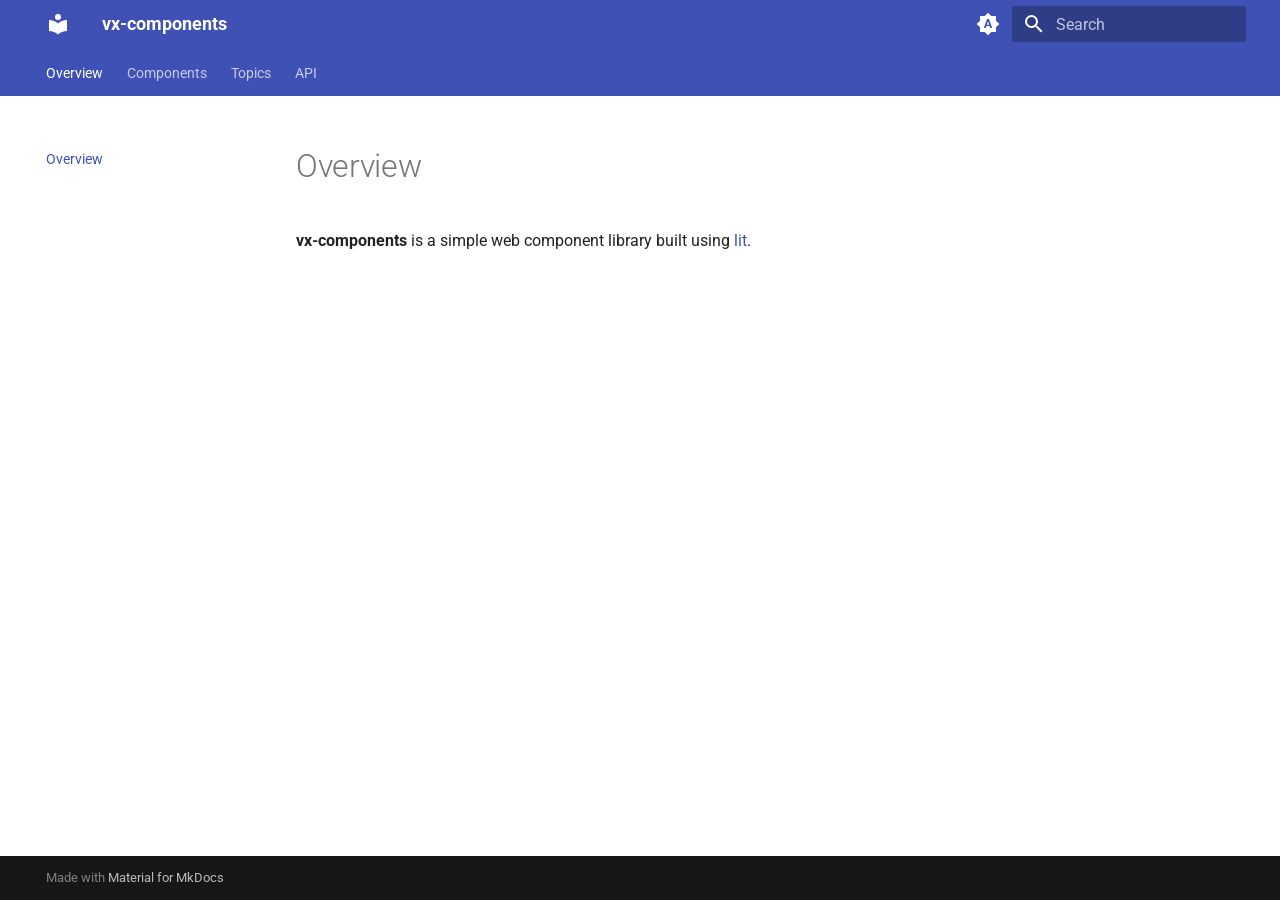
<file: index.html>
<!doctype html>
<html lang="en" class="no-js">
  <head>
    
      <meta charset="utf-8">
      <meta name="viewport" content="width=device-width,initial-scale=1">
      
      
      
        <link rel="canonical" href="https://vpuska.github.io/vx-docs/">
      
      
      
        <link rel="next" href="components/vx-panel/">
      
      
        
      
      
      <link rel="icon" href="assets/images/favicon.png">
      <meta name="generator" content="mkdocs-1.6.1, mkdocs-material-9.8.1">
    
    
  <title>vx-components</title>

    
      <link rel="stylesheet" href="assets/stylesheets/main.57a0d79d.min.css">
      
        
        <link rel="stylesheet" href="assets/stylesheets/palette.fb2fffe2.min.css">
      
      


    
    
      
    
    
      
        
        
        <link rel="preconnect" href="https://fonts.gstatic.com" crossorigin>
        <link rel="stylesheet" href="https://fonts.googleapis.com/css?family=Roboto:300,300i,400,400i,700,700i%7CRoboto+Mono:400,400i,700,700i&display=fallback">
        <style>:root{--md-text-font:"Roboto";--md-code-font:"Roboto Mono"}</style>
      
    
    
      <link rel="stylesheet" href="extra.css">
    
    <script>__md_scope=new URL(".",location),__md_hash=e=>[...e].reduce(((e,_)=>(e<<5)-e+_.charCodeAt(0)),0),__md_get=(e,_=localStorage,t=__md_scope)=>JSON.parse(_.getItem(t.pathname+"."+e)),__md_set=(e,_,t=localStorage,a=__md_scope)=>{try{t.setItem(a.pathname+"."+e,JSON.stringify(_))}catch(e){}}</script>
    
      

    
    
    
    <script src="./js/vx-ghdocs.js"></script>
    <script src="./js/demo.js"></script>

  </head>
  
  
    
    
      
    
    
    
    
    <body dir="ltr" data-md-color-scheme="default" data-md-color-primary="indigo" data-md-color-accent="indigo">
  
    
    <input class="md-toggle" data-md-toggle="drawer" type="checkbox" id="__drawer" autocomplete="off">
    <input class="md-toggle" data-md-toggle="search" type="checkbox" id="__search" autocomplete="off">
    <label class="md-overlay" for="__drawer"></label>
    <div data-md-component="skip">
      
        
        <a href="#overview" class="md-skip">
          Skip to content
        </a>
      
    </div>
    <div data-md-component="announce">
      
    </div>
    
    
      

<header class="md-header" data-md-component="header">
  <nav class="md-header__inner md-grid" aria-label="Header">
    <a href="." title="vx-components" class="md-header__button md-logo" aria-label="vx-components" data-md-component="logo">
      
  
  <svg xmlns="http://www.w3.org/2000/svg" viewBox="0 0 24 24"><path d="M12 8a3 3 0 0 0 3-3 3 3 0 0 0-3-3 3 3 0 0 0-3 3 3 3 0 0 0 3 3m0 3.54C9.64 9.35 6.5 8 3 8v11c3.5 0 6.64 1.35 9 3.54 2.36-2.19 5.5-3.54 9-3.54V8c-3.5 0-6.64 1.35-9 3.54"/></svg>

    </a>
    <label class="md-header__button md-icon" for="__drawer">
      
      <svg xmlns="http://www.w3.org/2000/svg" viewBox="0 0 24 24"><path d="M3 6h18v2H3zm0 5h18v2H3zm0 5h18v2H3z"/></svg>
    </label>
    <div class="md-header__title" data-md-component="header-title">
      <div class="md-header__ellipsis">
        <div class="md-header__topic">
          <span class="md-ellipsis">
            vx-components
          </span>
        </div>
        <div class="md-header__topic" data-md-component="header-topic">
          <span class="md-ellipsis">
            
              Overview
            
          </span>
        </div>
      </div>
    </div>
    
      
        <form class="md-header__option" data-md-component="palette">
  
    
    
    
    <input class="md-option" data-md-color-media="(prefers-color-scheme)" data-md-color-scheme="default" data-md-color-primary="indigo" data-md-color-accent="indigo"  aria-label="Switch to light mode"  type="radio" name="__palette" id="__palette_0">
    
      <label class="md-header__button md-icon" title="Switch to light mode" for="__palette_1" hidden>
        <svg xmlns="http://www.w3.org/2000/svg" viewBox="0 0 24 24"><path d="m14.3 16-.7-2h-3.2l-.7 2H7.8L11 7h2l3.2 9zM20 8.69V4h-4.69L12 .69 8.69 4H4v4.69L.69 12 4 15.31V20h4.69L12 23.31 15.31 20H20v-4.69L23.31 12zm-9.15 3.96h2.3L12 9z"/></svg>
      </label>
    
  
    
    
    
    <input class="md-option" data-md-color-media="(prefers-color-scheme: light)" data-md-color-scheme="default" data-md-color-primary="indigo" data-md-color-accent="indigo"  aria-label="Switch to dark mode"  type="radio" name="__palette" id="__palette_1">
    
      <label class="md-header__button md-icon" title="Switch to dark mode" for="__palette_2" hidden>
        <svg xmlns="http://www.w3.org/2000/svg" viewBox="0 0 24 24"><path d="M12 8a4 4 0 0 0-4 4 4 4 0 0 0 4 4 4 4 0 0 0 4-4 4 4 0 0 0-4-4m0 10a6 6 0 0 1-6-6 6 6 0 0 1 6-6 6 6 0 0 1 6 6 6 6 0 0 1-6 6m8-9.31V4h-4.69L12 .69 8.69 4H4v4.69L.69 12 4 15.31V20h4.69L12 23.31 15.31 20H20v-4.69L23.31 12z"/></svg>
      </label>
    
  
    
    
    
    <input class="md-option" data-md-color-media="(prefers-color-scheme: dark)" data-md-color-scheme="slate" data-md-color-primary="indigo" data-md-color-accent="indigo"  aria-label="Switch to system preference"  type="radio" name="__palette" id="__palette_2">
    
      <label class="md-header__button md-icon" title="Switch to system preference" for="__palette_0" hidden>
        <svg xmlns="http://www.w3.org/2000/svg" viewBox="0 0 24 24"><path d="M12 18c-.89 0-1.74-.2-2.5-.55C11.56 16.5 13 14.42 13 12s-1.44-4.5-3.5-5.45C10.26 6.2 11.11 6 12 6a6 6 0 0 1 6 6 6 6 0 0 1-6 6m8-9.31V4h-4.69L12 .69 8.69 4H4v4.69L.69 12 4 15.31V20h4.69L12 23.31 15.31 20H20v-4.69L23.31 12z"/></svg>
      </label>
    
  
</form>
      
    
    
      <script>var palette=__md_get("__palette");if(palette&&palette.color){if("(prefers-color-scheme)"===palette.color.media){var media=matchMedia("(prefers-color-scheme: light)"),input=document.querySelector(media.matches?"[data-md-color-media='(prefers-color-scheme: light)']":"[data-md-color-media='(prefers-color-scheme: dark)']");palette.color.media=input.getAttribute("data-md-color-media"),palette.color.scheme=input.getAttribute("data-md-color-scheme"),palette.color.primary=input.getAttribute("data-md-color-primary"),palette.color.accent=input.getAttribute("data-md-color-accent")}for(var[key,value]of Object.entries(palette.color))document.body.setAttribute("data-md-color-"+key,value)}</script>
    
    
    
      
      
        <label class="md-header__button md-icon" for="__search">
          
          <svg xmlns="http://www.w3.org/2000/svg" viewBox="0 0 24 24"><path d="M9.5 3A6.5 6.5 0 0 1 16 9.5c0 1.61-.59 3.09-1.56 4.23l.27.27h.79l5 5-1.5 1.5-5-5v-.79l-.27-.27A6.52 6.52 0 0 1 9.5 16 6.5 6.5 0 0 1 3 9.5 6.5 6.5 0 0 1 9.5 3m0 2C7 5 5 7 5 9.5S7 14 9.5 14 14 12 14 9.5 12 5 9.5 5"/></svg>
        </label>
        <div class="md-search" data-md-component="search" role="dialog">
  <label class="md-search__overlay" for="__search"></label>
  <div class="md-search__inner" role="search">
    <form class="md-search__form" name="search">
      <input type="text" class="md-search__input" name="query" aria-label="Search" placeholder="Search" autocapitalize="off" autocorrect="off" autocomplete="off" spellcheck="false" data-md-component="search-query" required>
      <label class="md-search__icon md-icon" for="__search">
        
        <svg xmlns="http://www.w3.org/2000/svg" viewBox="0 0 24 24"><path d="M9.5 3A6.5 6.5 0 0 1 16 9.5c0 1.61-.59 3.09-1.56 4.23l.27.27h.79l5 5-1.5 1.5-5-5v-.79l-.27-.27A6.52 6.52 0 0 1 9.5 16 6.5 6.5 0 0 1 3 9.5 6.5 6.5 0 0 1 9.5 3m0 2C7 5 5 7 5 9.5S7 14 9.5 14 14 12 14 9.5 12 5 9.5 5"/></svg>
        
        <svg xmlns="http://www.w3.org/2000/svg" viewBox="0 0 24 24"><path d="M20 11v2H8l5.5 5.5-1.42 1.42L4.16 12l7.92-7.92L13.5 5.5 8 11z"/></svg>
      </label>
      <nav class="md-search__options" aria-label="Search">
        
        <button type="reset" class="md-search__icon md-icon" title="Clear" aria-label="Clear" tabindex="-1">
          
          <svg xmlns="http://www.w3.org/2000/svg" viewBox="0 0 24 24"><path d="M19 6.41 17.59 5 12 10.59 6.41 5 5 6.41 10.59 12 5 17.59 6.41 19 12 13.41 17.59 19 19 17.59 13.41 12z"/></svg>
        </button>
      </nav>
      
    </form>
    <div class="md-search__output">
      <div class="md-search__scrollwrap" tabindex="0" data-md-scrollfix>
        <div class="md-search-result" data-md-component="search-result">
          <div class="md-search-result__meta">
            Initializing search
          </div>
          <ol class="md-search-result__list" role="presentation"></ol>
        </div>
      </div>
    </div>
  </div>
</div>
      
    
    
  </nav>
  
</header>
    
    <div class="md-container" data-md-component="container">
      
      
        
          
            
<nav class="md-tabs" aria-label="Tabs" data-md-component="tabs">
  <div class="md-grid">
    <ul class="md-tabs__list">
      
        
  
  
  
    
  
  
    <li class="md-tabs__item md-tabs__item--active">
      <a href="." class="md-tabs__link">
        
  
  
    
  
  Overview

      </a>
    </li>
  

      
        
  
  
  
  
    
    
      <li class="md-tabs__item">
        <a href="components/vx-panel/" class="md-tabs__link">
          
  
  
  Components

        </a>
      </li>
    
  

      
        
  
  
  
  
    
    
      <li class="md-tabs__item">
        <a href="topics/svg/" class="md-tabs__link">
          
  
  
  Topics

        </a>
      </li>
    
  

      
        
  
  
  
  
    
    
      <li class="md-tabs__item">
        <a href="api/svg/" class="md-tabs__link">
          
  
  
  API

        </a>
      </li>
    
  

      
    </ul>
  </div>
</nav>
          
        
      
      <main class="md-main" data-md-component="main">
        <div class="md-main__inner md-grid">
          
            
              
              <div class="md-sidebar md-sidebar--primary" data-md-component="sidebar" data-md-type="navigation" >
                <div class="md-sidebar__scrollwrap">
                  <div class="md-sidebar__inner">
                    


  


<nav class="md-nav md-nav--primary md-nav--lifted" aria-label="Navigation" data-md-level="0">
  <label class="md-nav__title" for="__drawer">
    <a href="." title="vx-components" class="md-nav__button md-logo" aria-label="vx-components" data-md-component="logo">
      
  
  <svg xmlns="http://www.w3.org/2000/svg" viewBox="0 0 24 24"><path d="M12 8a3 3 0 0 0 3-3 3 3 0 0 0-3-3 3 3 0 0 0-3 3 3 3 0 0 0 3 3m0 3.54C9.64 9.35 6.5 8 3 8v11c3.5 0 6.64 1.35 9 3.54 2.36-2.19 5.5-3.54 9-3.54V8c-3.5 0-6.64 1.35-9 3.54"/></svg>

    </a>
    vx-components
  </label>
  
  <ul class="md-nav__list" data-md-scrollfix>
    
      
      
  
  
    
  
  
  
    <li class="md-nav__item md-nav__item--active">
      
      <input class="md-nav__toggle md-toggle" type="checkbox" id="__toc">
      
      
        
      
      
      <a href="." class="md-nav__link md-nav__link--active">
        
  
  
  <span class="md-ellipsis">
    
  
    Overview
  

    
  </span>
  
  

      </a>
      
    </li>
  

    
      
      
  
  
  
  
    
    
    
    
      
      
    
    
    <li class="md-nav__item md-nav__item--nested">
      
        
        
        <input class="md-nav__toggle md-toggle " type="checkbox" id="__nav_2" >
        
          
          <label class="md-nav__link" for="__nav_2" id="__nav_2_label" tabindex="0">
            
  
  
  <span class="md-ellipsis">
    
  
    Components
  

    
  </span>
  
  

            <span class="md-nav__icon md-icon"></span>
          </label>
        
        <nav class="md-nav" data-md-level="1" aria-labelledby="__nav_2_label" aria-expanded="false">
          <label class="md-nav__title" for="__nav_2">
            <span class="md-nav__icon md-icon"></span>
            
  
    Components
  

          </label>
          <ul class="md-nav__list" data-md-scrollfix>
            
              
                
  
  
  
  
    <li class="md-nav__item">
      <a href="components/vx-panel/" class="md-nav__link">
        
  
  
  <span class="md-ellipsis">
    
  
    vx-panel
  

    
  </span>
  
  

      </a>
    </li>
  

              
            
              
                
  
  
  
  
    <li class="md-nav__item">
      <a href="components/vx-route/" class="md-nav__link">
        
  
  
  <span class="md-ellipsis">
    
  
    vx-route
  

    
  </span>
  
  

      </a>
    </li>
  

              
            
              
                
  
  
  
  
    <li class="md-nav__item">
      <a href="components/vx-router/" class="md-nav__link">
        
  
  
  <span class="md-ellipsis">
    
  
    vx-router
  

    
  </span>
  
  

      </a>
    </li>
  

              
            
              
                
  
  
  
  
    <li class="md-nav__item">
      <a href="components/vx-svg/" class="md-nav__link">
        
  
  
  <span class="md-ellipsis">
    
  
    vx-svg
  

    
  </span>
  
  

      </a>
    </li>
  

              
            
          </ul>
        </nav>
      
    </li>
  

    
      
      
  
  
  
  
    
    
    
    
      
      
    
    
    <li class="md-nav__item md-nav__item--nested">
      
        
        
        <input class="md-nav__toggle md-toggle " type="checkbox" id="__nav_3" >
        
          
          <label class="md-nav__link" for="__nav_3" id="__nav_3_label" tabindex="0">
            
  
  
  <span class="md-ellipsis">
    
  
    Topics
  

    
  </span>
  
  

            <span class="md-nav__icon md-icon"></span>
          </label>
        
        <nav class="md-nav" data-md-level="1" aria-labelledby="__nav_3_label" aria-expanded="false">
          <label class="md-nav__title" for="__nav_3">
            <span class="md-nav__icon md-icon"></span>
            
  
    Topics
  

          </label>
          <ul class="md-nav__list" data-md-scrollfix>
            
              
                
  
  
  
  
    <li class="md-nav__item">
      <a href="topics/svg/" class="md-nav__link">
        
  
  
  <span class="md-ellipsis">
    
  
    SVG Libraries
  

    
  </span>
  
  

      </a>
    </li>
  

              
            
          </ul>
        </nav>
      
    </li>
  

    
      
      
  
  
  
  
    
    
    
    
      
      
    
    
    <li class="md-nav__item md-nav__item--nested">
      
        
        
        <input class="md-nav__toggle md-toggle " type="checkbox" id="__nav_4" >
        
          
          <label class="md-nav__link" for="__nav_4" id="__nav_4_label" tabindex="0">
            
  
  
  <span class="md-ellipsis">
    
  
    API
  

    
  </span>
  
  

            <span class="md-nav__icon md-icon"></span>
          </label>
        
        <nav class="md-nav" data-md-level="1" aria-labelledby="__nav_4_label" aria-expanded="false">
          <label class="md-nav__title" for="__nav_4">
            <span class="md-nav__icon md-icon"></span>
            
  
    API
  

          </label>
          <ul class="md-nav__list" data-md-scrollfix>
            
              
                
  
  
  
  
    <li class="md-nav__item">
      <a href="api/svg/" class="md-nav__link">
        
  
  
  <span class="md-ellipsis">
    
  
    svg Library
  

    
  </span>
  
  

      </a>
    </li>
  

              
            
          </ul>
        </nav>
      
    </li>
  

    
  </ul>
</nav>
                  </div>
                </div>
              </div>
            
            
              
              <div class="md-sidebar md-sidebar--secondary" data-md-component="sidebar" data-md-type="toc" >
                <div class="md-sidebar__scrollwrap">
                  <div class="md-sidebar__inner">
                    

<nav class="md-nav md-nav--secondary" aria-label="Table of contents">
  
  
  
    
  
  
</nav>
                  </div>
                </div>
              </div>
            
          
          
            <div class="md-content" data-md-component="content">
              
              <article class="md-content__inner md-typeset">
                
                  



<h1 id="overview">Overview</h1>
<p><strong>vx-components</strong> is a simple web component library built using <a href="https://lit.dev">lit</a>.  </p>












                
              </article>
            </div>
          
          
<script>var target=document.getElementById(location.hash.slice(1));target&&target.name&&(target.checked=target.name.startsWith("__tabbed_"))</script>
        </div>
        
      </main>
      
        <footer class="md-footer">
  
  <div class="md-footer-meta md-typeset">
    <div class="md-footer-meta__inner md-grid">
      <div class="md-copyright">
  
  
    Made with
    <a href="https://squidfunk.github.io/mkdocs-material/" target="_blank" rel="noopener">
      Material for MkDocs
    </a>
  
</div>
      
    </div>
  </div>
</footer>
      
    </div>
    <div class="md-dialog" data-md-component="dialog">
      <div class="md-dialog__inner md-typeset"></div>
    </div>
    
    
    
      
      
      <script id="__config" type="application/json">{"annotate": null, "base": ".", "features": ["content.code.copy", "navigation.tabs", "navigation.instant"], "search": "assets/javascripts/workers/search.a7633da7.min.js", "tags": null, "translations": {"clipboard.copied": "Copied to clipboard", "clipboard.copy": "Copy to clipboard", "search.result.more.one": "1 more on this page", "search.result.more.other": "# more on this page", "search.result.none": "No matching documents", "search.result.one": "1 matching document", "search.result.other": "# matching documents", "search.result.placeholder": "Type to start searching", "search.result.term.missing": "Missing", "select.version": "Select version"}, "version": null}</script>
    
    
      <script src="assets/javascripts/bundle.a5f9d56c.min.js"></script>
      
    
  </body>
</html>
</file>
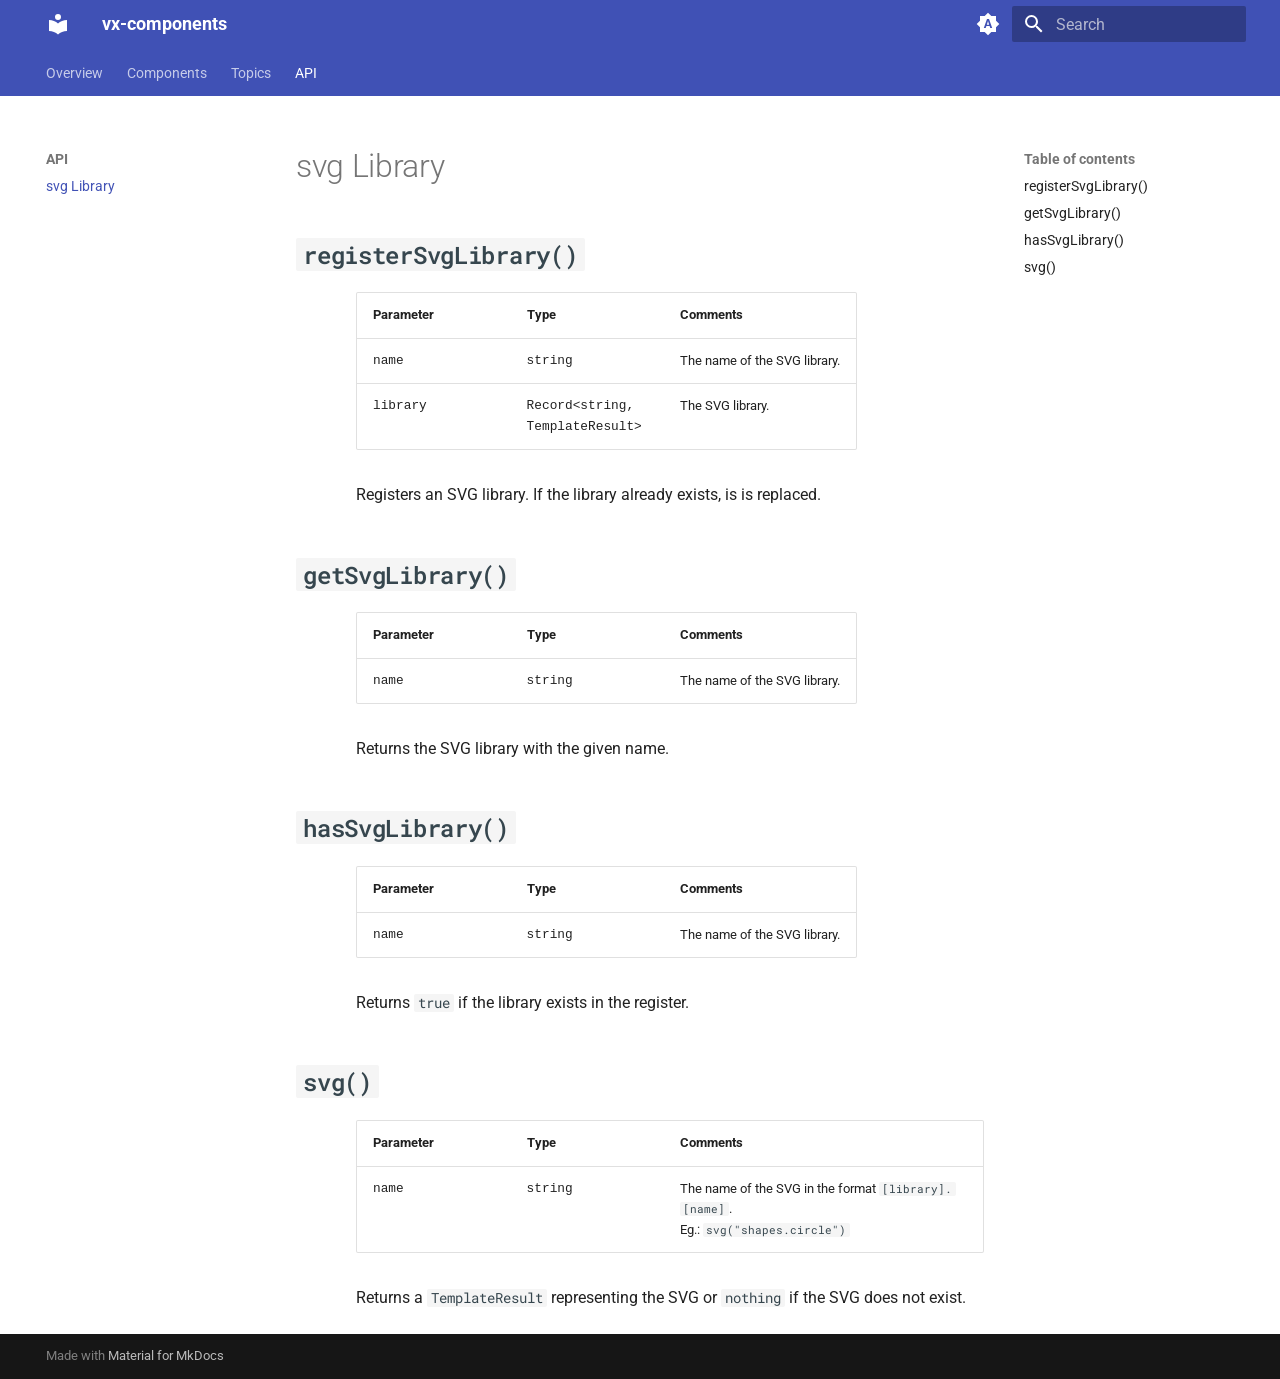
<file: api/svg/index.html>
<!doctype html>
<html lang="en" class="no-js">
  <head>
    
      <meta charset="utf-8">
      <meta name="viewport" content="width=device-width,initial-scale=1">
      
      
      
        <link rel="canonical" href="https://vpuska.github.io/vx-docs/api/svg/">
      
      
        <link rel="prev" href="../../topics/svg/">
      
      
      
        
      
      
      <link rel="icon" href="../../assets/images/favicon.png">
      <meta name="generator" content="mkdocs-1.6.1, mkdocs-material-9.8.1">
    
    
  <title>vx-components</title>

    
      <link rel="stylesheet" href="../../assets/stylesheets/main.57a0d79d.min.css">
      
        
        <link rel="stylesheet" href="../../assets/stylesheets/palette.fb2fffe2.min.css">
      
      


    
    
      
    
    
      
        
        
        <link rel="preconnect" href="https://fonts.gstatic.com" crossorigin>
        <link rel="stylesheet" href="https://fonts.googleapis.com/css?family=Roboto:300,300i,400,400i,700,700i%7CRoboto+Mono:400,400i,700,700i&display=fallback">
        <style>:root{--md-text-font:"Roboto";--md-code-font:"Roboto Mono"}</style>
      
    
    
      <link rel="stylesheet" href="../../extra.css">
    
    <script>__md_scope=new URL("../..",location),__md_hash=e=>[...e].reduce(((e,_)=>(e<<5)-e+_.charCodeAt(0)),0),__md_get=(e,_=localStorage,t=__md_scope)=>JSON.parse(_.getItem(t.pathname+"."+e)),__md_set=(e,_,t=localStorage,a=__md_scope)=>{try{t.setItem(a.pathname+"."+e,JSON.stringify(_))}catch(e){}}</script>
    
      

    
    
    
    <script src="../../js/vx-ghdocs.js"></script>
    <script src="../../js/demo.js"></script>

  </head>
  
  
    
    
      
    
    
    
    
    <body dir="ltr" data-md-color-scheme="default" data-md-color-primary="indigo" data-md-color-accent="indigo">
  
    
    <input class="md-toggle" data-md-toggle="drawer" type="checkbox" id="__drawer" autocomplete="off">
    <input class="md-toggle" data-md-toggle="search" type="checkbox" id="__search" autocomplete="off">
    <label class="md-overlay" for="__drawer"></label>
    <div data-md-component="skip">
      
        
        <a href="#svg-library" class="md-skip">
          Skip to content
        </a>
      
    </div>
    <div data-md-component="announce">
      
    </div>
    
    
      

<header class="md-header" data-md-component="header">
  <nav class="md-header__inner md-grid" aria-label="Header">
    <a href="../.." title="vx-components" class="md-header__button md-logo" aria-label="vx-components" data-md-component="logo">
      
  
  <svg xmlns="http://www.w3.org/2000/svg" viewBox="0 0 24 24"><path d="M12 8a3 3 0 0 0 3-3 3 3 0 0 0-3-3 3 3 0 0 0-3 3 3 3 0 0 0 3 3m0 3.54C9.64 9.35 6.5 8 3 8v11c3.5 0 6.64 1.35 9 3.54 2.36-2.19 5.5-3.54 9-3.54V8c-3.5 0-6.64 1.35-9 3.54"/></svg>

    </a>
    <label class="md-header__button md-icon" for="__drawer">
      
      <svg xmlns="http://www.w3.org/2000/svg" viewBox="0 0 24 24"><path d="M3 6h18v2H3zm0 5h18v2H3zm0 5h18v2H3z"/></svg>
    </label>
    <div class="md-header__title" data-md-component="header-title">
      <div class="md-header__ellipsis">
        <div class="md-header__topic">
          <span class="md-ellipsis">
            vx-components
          </span>
        </div>
        <div class="md-header__topic" data-md-component="header-topic">
          <span class="md-ellipsis">
            
              svg Library
            
          </span>
        </div>
      </div>
    </div>
    
      
        <form class="md-header__option" data-md-component="palette">
  
    
    
    
    <input class="md-option" data-md-color-media="(prefers-color-scheme)" data-md-color-scheme="default" data-md-color-primary="indigo" data-md-color-accent="indigo"  aria-label="Switch to light mode"  type="radio" name="__palette" id="__palette_0">
    
      <label class="md-header__button md-icon" title="Switch to light mode" for="__palette_1" hidden>
        <svg xmlns="http://www.w3.org/2000/svg" viewBox="0 0 24 24"><path d="m14.3 16-.7-2h-3.2l-.7 2H7.8L11 7h2l3.2 9zM20 8.69V4h-4.69L12 .69 8.69 4H4v4.69L.69 12 4 15.31V20h4.69L12 23.31 15.31 20H20v-4.69L23.31 12zm-9.15 3.96h2.3L12 9z"/></svg>
      </label>
    
  
    
    
    
    <input class="md-option" data-md-color-media="(prefers-color-scheme: light)" data-md-color-scheme="default" data-md-color-primary="indigo" data-md-color-accent="indigo"  aria-label="Switch to dark mode"  type="radio" name="__palette" id="__palette_1">
    
      <label class="md-header__button md-icon" title="Switch to dark mode" for="__palette_2" hidden>
        <svg xmlns="http://www.w3.org/2000/svg" viewBox="0 0 24 24"><path d="M12 8a4 4 0 0 0-4 4 4 4 0 0 0 4 4 4 4 0 0 0 4-4 4 4 0 0 0-4-4m0 10a6 6 0 0 1-6-6 6 6 0 0 1 6-6 6 6 0 0 1 6 6 6 6 0 0 1-6 6m8-9.31V4h-4.69L12 .69 8.69 4H4v4.69L.69 12 4 15.31V20h4.69L12 23.31 15.31 20H20v-4.69L23.31 12z"/></svg>
      </label>
    
  
    
    
    
    <input class="md-option" data-md-color-media="(prefers-color-scheme: dark)" data-md-color-scheme="slate" data-md-color-primary="indigo" data-md-color-accent="indigo"  aria-label="Switch to system preference"  type="radio" name="__palette" id="__palette_2">
    
      <label class="md-header__button md-icon" title="Switch to system preference" for="__palette_0" hidden>
        <svg xmlns="http://www.w3.org/2000/svg" viewBox="0 0 24 24"><path d="M12 18c-.89 0-1.74-.2-2.5-.55C11.56 16.5 13 14.42 13 12s-1.44-4.5-3.5-5.45C10.26 6.2 11.11 6 12 6a6 6 0 0 1 6 6 6 6 0 0 1-6 6m8-9.31V4h-4.69L12 .69 8.69 4H4v4.69L.69 12 4 15.31V20h4.69L12 23.31 15.31 20H20v-4.69L23.31 12z"/></svg>
      </label>
    
  
</form>
      
    
    
      <script>var palette=__md_get("__palette");if(palette&&palette.color){if("(prefers-color-scheme)"===palette.color.media){var media=matchMedia("(prefers-color-scheme: light)"),input=document.querySelector(media.matches?"[data-md-color-media='(prefers-color-scheme: light)']":"[data-md-color-media='(prefers-color-scheme: dark)']");palette.color.media=input.getAttribute("data-md-color-media"),palette.color.scheme=input.getAttribute("data-md-color-scheme"),palette.color.primary=input.getAttribute("data-md-color-primary"),palette.color.accent=input.getAttribute("data-md-color-accent")}for(var[key,value]of Object.entries(palette.color))document.body.setAttribute("data-md-color-"+key,value)}</script>
    
    
    
      
      
        <label class="md-header__button md-icon" for="__search">
          
          <svg xmlns="http://www.w3.org/2000/svg" viewBox="0 0 24 24"><path d="M9.5 3A6.5 6.5 0 0 1 16 9.5c0 1.61-.59 3.09-1.56 4.23l.27.27h.79l5 5-1.5 1.5-5-5v-.79l-.27-.27A6.52 6.52 0 0 1 9.5 16 6.5 6.5 0 0 1 3 9.5 6.5 6.5 0 0 1 9.5 3m0 2C7 5 5 7 5 9.5S7 14 9.5 14 14 12 14 9.5 12 5 9.5 5"/></svg>
        </label>
        <div class="md-search" data-md-component="search" role="dialog">
  <label class="md-search__overlay" for="__search"></label>
  <div class="md-search__inner" role="search">
    <form class="md-search__form" name="search">
      <input type="text" class="md-search__input" name="query" aria-label="Search" placeholder="Search" autocapitalize="off" autocorrect="off" autocomplete="off" spellcheck="false" data-md-component="search-query" required>
      <label class="md-search__icon md-icon" for="__search">
        
        <svg xmlns="http://www.w3.org/2000/svg" viewBox="0 0 24 24"><path d="M9.5 3A6.5 6.5 0 0 1 16 9.5c0 1.61-.59 3.09-1.56 4.23l.27.27h.79l5 5-1.5 1.5-5-5v-.79l-.27-.27A6.52 6.52 0 0 1 9.5 16 6.5 6.5 0 0 1 3 9.5 6.5 6.5 0 0 1 9.5 3m0 2C7 5 5 7 5 9.5S7 14 9.5 14 14 12 14 9.5 12 5 9.5 5"/></svg>
        
        <svg xmlns="http://www.w3.org/2000/svg" viewBox="0 0 24 24"><path d="M20 11v2H8l5.5 5.5-1.42 1.42L4.16 12l7.92-7.92L13.5 5.5 8 11z"/></svg>
      </label>
      <nav class="md-search__options" aria-label="Search">
        
        <button type="reset" class="md-search__icon md-icon" title="Clear" aria-label="Clear" tabindex="-1">
          
          <svg xmlns="http://www.w3.org/2000/svg" viewBox="0 0 24 24"><path d="M19 6.41 17.59 5 12 10.59 6.41 5 5 6.41 10.59 12 5 17.59 6.41 19 12 13.41 17.59 19 19 17.59 13.41 12z"/></svg>
        </button>
      </nav>
      
    </form>
    <div class="md-search__output">
      <div class="md-search__scrollwrap" tabindex="0" data-md-scrollfix>
        <div class="md-search-result" data-md-component="search-result">
          <div class="md-search-result__meta">
            Initializing search
          </div>
          <ol class="md-search-result__list" role="presentation"></ol>
        </div>
      </div>
    </div>
  </div>
</div>
      
    
    
  </nav>
  
</header>
    
    <div class="md-container" data-md-component="container">
      
      
        
          
            
<nav class="md-tabs" aria-label="Tabs" data-md-component="tabs">
  <div class="md-grid">
    <ul class="md-tabs__list">
      
        
  
  
  
  
    <li class="md-tabs__item">
      <a href="../.." class="md-tabs__link">
        
  
  
    
  
  Overview

      </a>
    </li>
  

      
        
  
  
  
  
    
    
      <li class="md-tabs__item">
        <a href="../../components/vx-panel/" class="md-tabs__link">
          
  
  
  Components

        </a>
      </li>
    
  

      
        
  
  
  
  
    
    
      <li class="md-tabs__item">
        <a href="../../topics/svg/" class="md-tabs__link">
          
  
  
  Topics

        </a>
      </li>
    
  

      
        
  
  
  
    
  
  
    
    
      <li class="md-tabs__item md-tabs__item--active">
        <a href="./" class="md-tabs__link">
          
  
  
  API

        </a>
      </li>
    
  

      
    </ul>
  </div>
</nav>
          
        
      
      <main class="md-main" data-md-component="main">
        <div class="md-main__inner md-grid">
          
            
              
              <div class="md-sidebar md-sidebar--primary" data-md-component="sidebar" data-md-type="navigation" >
                <div class="md-sidebar__scrollwrap">
                  <div class="md-sidebar__inner">
                    


  


<nav class="md-nav md-nav--primary md-nav--lifted" aria-label="Navigation" data-md-level="0">
  <label class="md-nav__title" for="__drawer">
    <a href="../.." title="vx-components" class="md-nav__button md-logo" aria-label="vx-components" data-md-component="logo">
      
  
  <svg xmlns="http://www.w3.org/2000/svg" viewBox="0 0 24 24"><path d="M12 8a3 3 0 0 0 3-3 3 3 0 0 0-3-3 3 3 0 0 0-3 3 3 3 0 0 0 3 3m0 3.54C9.64 9.35 6.5 8 3 8v11c3.5 0 6.64 1.35 9 3.54 2.36-2.19 5.5-3.54 9-3.54V8c-3.5 0-6.64 1.35-9 3.54"/></svg>

    </a>
    vx-components
  </label>
  
  <ul class="md-nav__list" data-md-scrollfix>
    
      
      
  
  
  
  
    <li class="md-nav__item">
      <a href="../.." class="md-nav__link">
        
  
  
  <span class="md-ellipsis">
    
  
    Overview
  

    
  </span>
  
  

      </a>
    </li>
  

    
      
      
  
  
  
  
    
    
    
    
      
      
    
    
    <li class="md-nav__item md-nav__item--nested">
      
        
        
        <input class="md-nav__toggle md-toggle " type="checkbox" id="__nav_2" >
        
          
          <label class="md-nav__link" for="__nav_2" id="__nav_2_label" tabindex="0">
            
  
  
  <span class="md-ellipsis">
    
  
    Components
  

    
  </span>
  
  

            <span class="md-nav__icon md-icon"></span>
          </label>
        
        <nav class="md-nav" data-md-level="1" aria-labelledby="__nav_2_label" aria-expanded="false">
          <label class="md-nav__title" for="__nav_2">
            <span class="md-nav__icon md-icon"></span>
            
  
    Components
  

          </label>
          <ul class="md-nav__list" data-md-scrollfix>
            
              
                
  
  
  
  
    <li class="md-nav__item">
      <a href="../../components/vx-panel/" class="md-nav__link">
        
  
  
  <span class="md-ellipsis">
    
  
    vx-panel
  

    
  </span>
  
  

      </a>
    </li>
  

              
            
              
                
  
  
  
  
    <li class="md-nav__item">
      <a href="../../components/vx-route/" class="md-nav__link">
        
  
  
  <span class="md-ellipsis">
    
  
    vx-route
  

    
  </span>
  
  

      </a>
    </li>
  

              
            
              
                
  
  
  
  
    <li class="md-nav__item">
      <a href="../../components/vx-router/" class="md-nav__link">
        
  
  
  <span class="md-ellipsis">
    
  
    vx-router
  

    
  </span>
  
  

      </a>
    </li>
  

              
            
              
                
  
  
  
  
    <li class="md-nav__item">
      <a href="../../components/vx-svg/" class="md-nav__link">
        
  
  
  <span class="md-ellipsis">
    
  
    vx-svg
  

    
  </span>
  
  

      </a>
    </li>
  

              
            
          </ul>
        </nav>
      
    </li>
  

    
      
      
  
  
  
  
    
    
    
    
      
      
    
    
    <li class="md-nav__item md-nav__item--nested">
      
        
        
        <input class="md-nav__toggle md-toggle " type="checkbox" id="__nav_3" >
        
          
          <label class="md-nav__link" for="__nav_3" id="__nav_3_label" tabindex="0">
            
  
  
  <span class="md-ellipsis">
    
  
    Topics
  

    
  </span>
  
  

            <span class="md-nav__icon md-icon"></span>
          </label>
        
        <nav class="md-nav" data-md-level="1" aria-labelledby="__nav_3_label" aria-expanded="false">
          <label class="md-nav__title" for="__nav_3">
            <span class="md-nav__icon md-icon"></span>
            
  
    Topics
  

          </label>
          <ul class="md-nav__list" data-md-scrollfix>
            
              
                
  
  
  
  
    <li class="md-nav__item">
      <a href="../../topics/svg/" class="md-nav__link">
        
  
  
  <span class="md-ellipsis">
    
  
    SVG Libraries
  

    
  </span>
  
  

      </a>
    </li>
  

              
            
          </ul>
        </nav>
      
    </li>
  

    
      
      
  
  
    
  
  
  
    
    
    
    
      
        
        
      
      
    
    
    <li class="md-nav__item md-nav__item--active md-nav__item--section md-nav__item--nested">
      
        
        
        <input class="md-nav__toggle md-toggle " type="checkbox" id="__nav_4" checked>
        
          
          <label class="md-nav__link" for="__nav_4" id="__nav_4_label" tabindex="">
            
  
  
  <span class="md-ellipsis">
    
  
    API
  

    
  </span>
  
  

            <span class="md-nav__icon md-icon"></span>
          </label>
        
        <nav class="md-nav" data-md-level="1" aria-labelledby="__nav_4_label" aria-expanded="true">
          <label class="md-nav__title" for="__nav_4">
            <span class="md-nav__icon md-icon"></span>
            
  
    API
  

          </label>
          <ul class="md-nav__list" data-md-scrollfix>
            
              
                
  
  
    
  
  
  
    <li class="md-nav__item md-nav__item--active">
      
      <input class="md-nav__toggle md-toggle" type="checkbox" id="__toc">
      
      
        
      
      
        <label class="md-nav__link md-nav__link--active" for="__toc">
          
  
  
  <span class="md-ellipsis">
    
  
    svg Library
  

    
  </span>
  
  

          <span class="md-nav__icon md-icon"></span>
        </label>
      
      <a href="./" class="md-nav__link md-nav__link--active">
        
  
  
  <span class="md-ellipsis">
    
  
    svg Library
  

    
  </span>
  
  

      </a>
      
        

<nav class="md-nav md-nav--secondary" aria-label="Table of contents">
  
  
  
    
  
  
    <label class="md-nav__title" for="__toc">
      <span class="md-nav__icon md-icon"></span>
      Table of contents
    </label>
    <ul class="md-nav__list" data-md-component="toc" data-md-scrollfix>
      
        <li class="md-nav__item">
  <a href="#registersvglibrary" class="md-nav__link">
    <span class="md-ellipsis">
      
        registerSvgLibrary()
      
    </span>
  </a>
  
</li>
      
        <li class="md-nav__item">
  <a href="#getsvglibrary" class="md-nav__link">
    <span class="md-ellipsis">
      
        getSvgLibrary()
      
    </span>
  </a>
  
</li>
      
        <li class="md-nav__item">
  <a href="#hassvglibrary" class="md-nav__link">
    <span class="md-ellipsis">
      
        hasSvgLibrary()
      
    </span>
  </a>
  
</li>
      
        <li class="md-nav__item">
  <a href="#svg" class="md-nav__link">
    <span class="md-ellipsis">
      
        svg()
      
    </span>
  </a>
  
</li>
      
    </ul>
  
</nav>
      
    </li>
  

              
            
          </ul>
        </nav>
      
    </li>
  

    
  </ul>
</nav>
                  </div>
                </div>
              </div>
            
            
              
              <div class="md-sidebar md-sidebar--secondary" data-md-component="sidebar" data-md-type="toc" >
                <div class="md-sidebar__scrollwrap">
                  <div class="md-sidebar__inner">
                    

<nav class="md-nav md-nav--secondary" aria-label="Table of contents">
  
  
  
    
  
  
    <label class="md-nav__title" for="__toc">
      <span class="md-nav__icon md-icon"></span>
      Table of contents
    </label>
    <ul class="md-nav__list" data-md-component="toc" data-md-scrollfix>
      
        <li class="md-nav__item">
  <a href="#registersvglibrary" class="md-nav__link">
    <span class="md-ellipsis">
      
        registerSvgLibrary()
      
    </span>
  </a>
  
</li>
      
        <li class="md-nav__item">
  <a href="#getsvglibrary" class="md-nav__link">
    <span class="md-ellipsis">
      
        getSvgLibrary()
      
    </span>
  </a>
  
</li>
      
        <li class="md-nav__item">
  <a href="#hassvglibrary" class="md-nav__link">
    <span class="md-ellipsis">
      
        hasSvgLibrary()
      
    </span>
  </a>
  
</li>
      
        <li class="md-nav__item">
  <a href="#svg" class="md-nav__link">
    <span class="md-ellipsis">
      
        svg()
      
    </span>
  </a>
  
</li>
      
    </ul>
  
</nav>
                  </div>
                </div>
              </div>
            
          
          
            <div class="md-content" data-md-component="content">
              
              <article class="md-content__inner md-typeset">
                
                  



<h1 id="svg-library">svg Library</h1>
<h2 id="registersvglibrary"><code>registerSvgLibrary()</code></h2>
<div class="vx_api">
<table>
    <thead>
        <th>Parameter</th>
        <th>Type</th>
        <th>Comments</th>
    </thead>
    <tbody>
        <tr>
            <td>name</td>
            <td>string</td>
            <td>The name of the SVG library.</td>
        </tr>
        <tr>
            <td>library</td>
            <td>Record&lt;string, TemplateResult&gt;</td>
            <td>The SVG library.</td>
        </tr>
    </tbody>
</table>
<p>Registers an SVG library.  If the library already exists, is is replaced.</p>
</div>
<h2 id="getsvglibrary"><code>getSvgLibrary()</code></h2>
<div class="vx_api">
<table>
    <thead>
        <th>Parameter</th>
        <th>Type</th>
        <th>Comments</th>
    </thead>
    <tbody>
        <tr>
            <td>name</td>
            <td>string</td>
            <td>The name of the SVG library.</td>
        </tr>
    </tbody>
</table>
<p>Returns the SVG library with the given name.</p>
</div>
<h2 id="hassvglibrary"><code>hasSvgLibrary()</code></h2>
<div class="vx_api">
<table>
    <thead>
        <th>Parameter</th>
        <th>Type</th>
        <th>Comments</th>
    </thead>
    <tbody>
        <tr>
            <td>name</td>
            <td>string</td>
            <td>The name of the SVG library.</td>
        </tr>
    </tbody>
</table>
<p>Returns <code>true</code> if the library exists in the register.</p>
</div>
<h2 id="svg"><code>svg()</code></h2>
<div class="vx_api">
<table>
    <thead>
        <th>Parameter</th>
        <th>Type</th>
        <th>Comments</th>
    </thead>
    <tbody>
        <tr>
            <td>name</td>
            <td>string</td>
            <td>
                The name of the SVG in the format <code>[library].[name]</code>. <br>
                Eg.: <code>svg("shapes.circle")</code>
            </td>
        </tr>
    </tbody>
</table>
<p>Returns a <code>TemplateResult</code> representing the SVG or <code>nothing</code> if the SVG does not exist.</p>
</div>












                
              </article>
            </div>
          
          
<script>var target=document.getElementById(location.hash.slice(1));target&&target.name&&(target.checked=target.name.startsWith("__tabbed_"))</script>
        </div>
        
      </main>
      
        <footer class="md-footer">
  
  <div class="md-footer-meta md-typeset">
    <div class="md-footer-meta__inner md-grid">
      <div class="md-copyright">
  
  
    Made with
    <a href="https://squidfunk.github.io/mkdocs-material/" target="_blank" rel="noopener">
      Material for MkDocs
    </a>
  
</div>
      
    </div>
  </div>
</footer>
      
    </div>
    <div class="md-dialog" data-md-component="dialog">
      <div class="md-dialog__inner md-typeset"></div>
    </div>
    
    
    
      
      
      <script id="__config" type="application/json">{"annotate": null, "base": "../..", "features": ["content.code.copy", "navigation.tabs", "navigation.instant"], "search": "../../assets/javascripts/workers/search.a7633da7.min.js", "tags": null, "translations": {"clipboard.copied": "Copied to clipboard", "clipboard.copy": "Copy to clipboard", "search.result.more.one": "1 more on this page", "search.result.more.other": "# more on this page", "search.result.none": "No matching documents", "search.result.one": "1 matching document", "search.result.other": "# matching documents", "search.result.placeholder": "Type to start searching", "search.result.term.missing": "Missing", "select.version": "Select version"}, "version": null}</script>
    
    
      <script src="../../assets/javascripts/bundle.a5f9d56c.min.js"></script>
      
    
  </body>
</html>
</file>
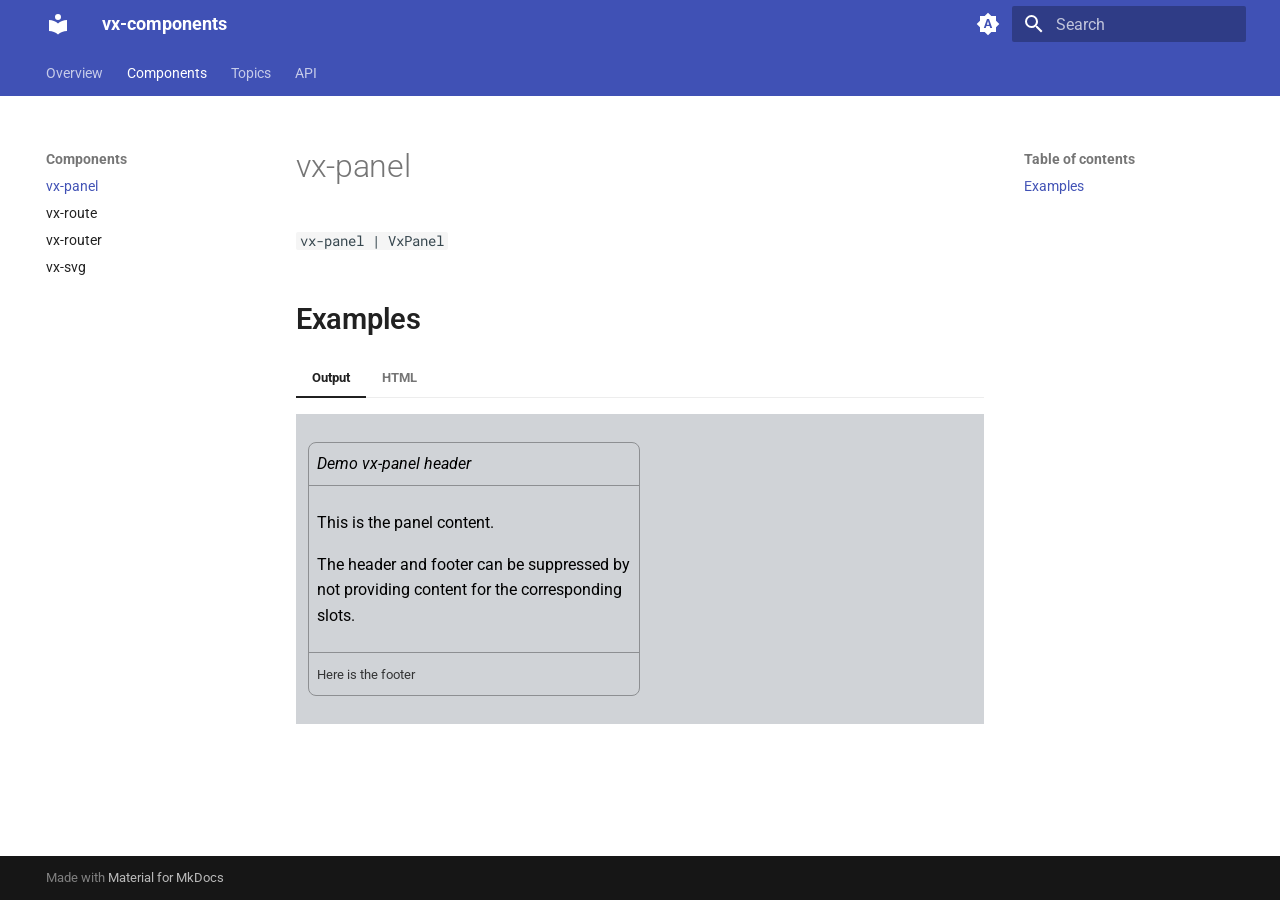
<file: components/vx-panel/index.html>
<!doctype html>
<html lang="en" class="no-js">
  <head>
    
      <meta charset="utf-8">
      <meta name="viewport" content="width=device-width,initial-scale=1">
      
      
      
        <link rel="canonical" href="https://vpuska.github.io/vx-docs/components/vx-panel/">
      
      
        <link rel="prev" href="../..">
      
      
        <link rel="next" href="../vx-route/">
      
      
        
      
      
      <link rel="icon" href="../../assets/images/favicon.png">
      <meta name="generator" content="mkdocs-1.6.1, mkdocs-material-9.8.1">
    
    
  <title>vx-components</title>

    
      <link rel="stylesheet" href="../../assets/stylesheets/main.57a0d79d.min.css">
      
        
        <link rel="stylesheet" href="../../assets/stylesheets/palette.fb2fffe2.min.css">
      
      


    
    
      
    
    
      
        
        
        <link rel="preconnect" href="https://fonts.gstatic.com" crossorigin>
        <link rel="stylesheet" href="https://fonts.googleapis.com/css?family=Roboto:300,300i,400,400i,700,700i%7CRoboto+Mono:400,400i,700,700i&display=fallback">
        <style>:root{--md-text-font:"Roboto";--md-code-font:"Roboto Mono"}</style>
      
    
    
      <link rel="stylesheet" href="../../extra.css">
    
    <script>__md_scope=new URL("../..",location),__md_hash=e=>[...e].reduce(((e,_)=>(e<<5)-e+_.charCodeAt(0)),0),__md_get=(e,_=localStorage,t=__md_scope)=>JSON.parse(_.getItem(t.pathname+"."+e)),__md_set=(e,_,t=localStorage,a=__md_scope)=>{try{t.setItem(a.pathname+"."+e,JSON.stringify(_))}catch(e){}}</script>
    
      

    
    
    
    <script src="../../js/vx-ghdocs.js"></script>
    <script src="../../js/demo.js"></script>

  </head>
  
  
    
    
      
    
    
    
    
    <body dir="ltr" data-md-color-scheme="default" data-md-color-primary="indigo" data-md-color-accent="indigo">
  
    
    <input class="md-toggle" data-md-toggle="drawer" type="checkbox" id="__drawer" autocomplete="off">
    <input class="md-toggle" data-md-toggle="search" type="checkbox" id="__search" autocomplete="off">
    <label class="md-overlay" for="__drawer"></label>
    <div data-md-component="skip">
      
        
        <a href="#vx-panel" class="md-skip">
          Skip to content
        </a>
      
    </div>
    <div data-md-component="announce">
      
    </div>
    
    
      

<header class="md-header" data-md-component="header">
  <nav class="md-header__inner md-grid" aria-label="Header">
    <a href="../.." title="vx-components" class="md-header__button md-logo" aria-label="vx-components" data-md-component="logo">
      
  
  <svg xmlns="http://www.w3.org/2000/svg" viewBox="0 0 24 24"><path d="M12 8a3 3 0 0 0 3-3 3 3 0 0 0-3-3 3 3 0 0 0-3 3 3 3 0 0 0 3 3m0 3.54C9.64 9.35 6.5 8 3 8v11c3.5 0 6.64 1.35 9 3.54 2.36-2.19 5.5-3.54 9-3.54V8c-3.5 0-6.64 1.35-9 3.54"/></svg>

    </a>
    <label class="md-header__button md-icon" for="__drawer">
      
      <svg xmlns="http://www.w3.org/2000/svg" viewBox="0 0 24 24"><path d="M3 6h18v2H3zm0 5h18v2H3zm0 5h18v2H3z"/></svg>
    </label>
    <div class="md-header__title" data-md-component="header-title">
      <div class="md-header__ellipsis">
        <div class="md-header__topic">
          <span class="md-ellipsis">
            vx-components
          </span>
        </div>
        <div class="md-header__topic" data-md-component="header-topic">
          <span class="md-ellipsis">
            
              vx-panel
            
          </span>
        </div>
      </div>
    </div>
    
      
        <form class="md-header__option" data-md-component="palette">
  
    
    
    
    <input class="md-option" data-md-color-media="(prefers-color-scheme)" data-md-color-scheme="default" data-md-color-primary="indigo" data-md-color-accent="indigo"  aria-label="Switch to light mode"  type="radio" name="__palette" id="__palette_0">
    
      <label class="md-header__button md-icon" title="Switch to light mode" for="__palette_1" hidden>
        <svg xmlns="http://www.w3.org/2000/svg" viewBox="0 0 24 24"><path d="m14.3 16-.7-2h-3.2l-.7 2H7.8L11 7h2l3.2 9zM20 8.69V4h-4.69L12 .69 8.69 4H4v4.69L.69 12 4 15.31V20h4.69L12 23.31 15.31 20H20v-4.69L23.31 12zm-9.15 3.96h2.3L12 9z"/></svg>
      </label>
    
  
    
    
    
    <input class="md-option" data-md-color-media="(prefers-color-scheme: light)" data-md-color-scheme="default" data-md-color-primary="indigo" data-md-color-accent="indigo"  aria-label="Switch to dark mode"  type="radio" name="__palette" id="__palette_1">
    
      <label class="md-header__button md-icon" title="Switch to dark mode" for="__palette_2" hidden>
        <svg xmlns="http://www.w3.org/2000/svg" viewBox="0 0 24 24"><path d="M12 8a4 4 0 0 0-4 4 4 4 0 0 0 4 4 4 4 0 0 0 4-4 4 4 0 0 0-4-4m0 10a6 6 0 0 1-6-6 6 6 0 0 1 6-6 6 6 0 0 1 6 6 6 6 0 0 1-6 6m8-9.31V4h-4.69L12 .69 8.69 4H4v4.69L.69 12 4 15.31V20h4.69L12 23.31 15.31 20H20v-4.69L23.31 12z"/></svg>
      </label>
    
  
    
    
    
    <input class="md-option" data-md-color-media="(prefers-color-scheme: dark)" data-md-color-scheme="slate" data-md-color-primary="indigo" data-md-color-accent="indigo"  aria-label="Switch to system preference"  type="radio" name="__palette" id="__palette_2">
    
      <label class="md-header__button md-icon" title="Switch to system preference" for="__palette_0" hidden>
        <svg xmlns="http://www.w3.org/2000/svg" viewBox="0 0 24 24"><path d="M12 18c-.89 0-1.74-.2-2.5-.55C11.56 16.5 13 14.42 13 12s-1.44-4.5-3.5-5.45C10.26 6.2 11.11 6 12 6a6 6 0 0 1 6 6 6 6 0 0 1-6 6m8-9.31V4h-4.69L12 .69 8.69 4H4v4.69L.69 12 4 15.31V20h4.69L12 23.31 15.31 20H20v-4.69L23.31 12z"/></svg>
      </label>
    
  
</form>
      
    
    
      <script>var palette=__md_get("__palette");if(palette&&palette.color){if("(prefers-color-scheme)"===palette.color.media){var media=matchMedia("(prefers-color-scheme: light)"),input=document.querySelector(media.matches?"[data-md-color-media='(prefers-color-scheme: light)']":"[data-md-color-media='(prefers-color-scheme: dark)']");palette.color.media=input.getAttribute("data-md-color-media"),palette.color.scheme=input.getAttribute("data-md-color-scheme"),palette.color.primary=input.getAttribute("data-md-color-primary"),palette.color.accent=input.getAttribute("data-md-color-accent")}for(var[key,value]of Object.entries(palette.color))document.body.setAttribute("data-md-color-"+key,value)}</script>
    
    
    
      
      
        <label class="md-header__button md-icon" for="__search">
          
          <svg xmlns="http://www.w3.org/2000/svg" viewBox="0 0 24 24"><path d="M9.5 3A6.5 6.5 0 0 1 16 9.5c0 1.61-.59 3.09-1.56 4.23l.27.27h.79l5 5-1.5 1.5-5-5v-.79l-.27-.27A6.52 6.52 0 0 1 9.5 16 6.5 6.5 0 0 1 3 9.5 6.5 6.5 0 0 1 9.5 3m0 2C7 5 5 7 5 9.5S7 14 9.5 14 14 12 14 9.5 12 5 9.5 5"/></svg>
        </label>
        <div class="md-search" data-md-component="search" role="dialog">
  <label class="md-search__overlay" for="__search"></label>
  <div class="md-search__inner" role="search">
    <form class="md-search__form" name="search">
      <input type="text" class="md-search__input" name="query" aria-label="Search" placeholder="Search" autocapitalize="off" autocorrect="off" autocomplete="off" spellcheck="false" data-md-component="search-query" required>
      <label class="md-search__icon md-icon" for="__search">
        
        <svg xmlns="http://www.w3.org/2000/svg" viewBox="0 0 24 24"><path d="M9.5 3A6.5 6.5 0 0 1 16 9.5c0 1.61-.59 3.09-1.56 4.23l.27.27h.79l5 5-1.5 1.5-5-5v-.79l-.27-.27A6.52 6.52 0 0 1 9.5 16 6.5 6.5 0 0 1 3 9.5 6.5 6.5 0 0 1 9.5 3m0 2C7 5 5 7 5 9.5S7 14 9.5 14 14 12 14 9.5 12 5 9.5 5"/></svg>
        
        <svg xmlns="http://www.w3.org/2000/svg" viewBox="0 0 24 24"><path d="M20 11v2H8l5.5 5.5-1.42 1.42L4.16 12l7.92-7.92L13.5 5.5 8 11z"/></svg>
      </label>
      <nav class="md-search__options" aria-label="Search">
        
        <button type="reset" class="md-search__icon md-icon" title="Clear" aria-label="Clear" tabindex="-1">
          
          <svg xmlns="http://www.w3.org/2000/svg" viewBox="0 0 24 24"><path d="M19 6.41 17.59 5 12 10.59 6.41 5 5 6.41 10.59 12 5 17.59 6.41 19 12 13.41 17.59 19 19 17.59 13.41 12z"/></svg>
        </button>
      </nav>
      
    </form>
    <div class="md-search__output">
      <div class="md-search__scrollwrap" tabindex="0" data-md-scrollfix>
        <div class="md-search-result" data-md-component="search-result">
          <div class="md-search-result__meta">
            Initializing search
          </div>
          <ol class="md-search-result__list" role="presentation"></ol>
        </div>
      </div>
    </div>
  </div>
</div>
      
    
    
  </nav>
  
</header>
    
    <div class="md-container" data-md-component="container">
      
      
        
          
            
<nav class="md-tabs" aria-label="Tabs" data-md-component="tabs">
  <div class="md-grid">
    <ul class="md-tabs__list">
      
        
  
  
  
  
    <li class="md-tabs__item">
      <a href="../.." class="md-tabs__link">
        
  
  
    
  
  Overview

      </a>
    </li>
  

      
        
  
  
  
    
  
  
    
    
      <li class="md-tabs__item md-tabs__item--active">
        <a href="./" class="md-tabs__link">
          
  
  
  Components

        </a>
      </li>
    
  

      
        
  
  
  
  
    
    
      <li class="md-tabs__item">
        <a href="../../topics/svg/" class="md-tabs__link">
          
  
  
  Topics

        </a>
      </li>
    
  

      
        
  
  
  
  
    
    
      <li class="md-tabs__item">
        <a href="../../api/svg/" class="md-tabs__link">
          
  
  
  API

        </a>
      </li>
    
  

      
    </ul>
  </div>
</nav>
          
        
      
      <main class="md-main" data-md-component="main">
        <div class="md-main__inner md-grid">
          
            
              
              <div class="md-sidebar md-sidebar--primary" data-md-component="sidebar" data-md-type="navigation" >
                <div class="md-sidebar__scrollwrap">
                  <div class="md-sidebar__inner">
                    


  


<nav class="md-nav md-nav--primary md-nav--lifted" aria-label="Navigation" data-md-level="0">
  <label class="md-nav__title" for="__drawer">
    <a href="../.." title="vx-components" class="md-nav__button md-logo" aria-label="vx-components" data-md-component="logo">
      
  
  <svg xmlns="http://www.w3.org/2000/svg" viewBox="0 0 24 24"><path d="M12 8a3 3 0 0 0 3-3 3 3 0 0 0-3-3 3 3 0 0 0-3 3 3 3 0 0 0 3 3m0 3.54C9.64 9.35 6.5 8 3 8v11c3.5 0 6.64 1.35 9 3.54 2.36-2.19 5.5-3.54 9-3.54V8c-3.5 0-6.64 1.35-9 3.54"/></svg>

    </a>
    vx-components
  </label>
  
  <ul class="md-nav__list" data-md-scrollfix>
    
      
      
  
  
  
  
    <li class="md-nav__item">
      <a href="../.." class="md-nav__link">
        
  
  
  <span class="md-ellipsis">
    
  
    Overview
  

    
  </span>
  
  

      </a>
    </li>
  

    
      
      
  
  
    
  
  
  
    
    
    
    
      
        
        
      
      
    
    
    <li class="md-nav__item md-nav__item--active md-nav__item--section md-nav__item--nested">
      
        
        
        <input class="md-nav__toggle md-toggle " type="checkbox" id="__nav_2" checked>
        
          
          <label class="md-nav__link" for="__nav_2" id="__nav_2_label" tabindex="">
            
  
  
  <span class="md-ellipsis">
    
  
    Components
  

    
  </span>
  
  

            <span class="md-nav__icon md-icon"></span>
          </label>
        
        <nav class="md-nav" data-md-level="1" aria-labelledby="__nav_2_label" aria-expanded="true">
          <label class="md-nav__title" for="__nav_2">
            <span class="md-nav__icon md-icon"></span>
            
  
    Components
  

          </label>
          <ul class="md-nav__list" data-md-scrollfix>
            
              
                
  
  
    
  
  
  
    <li class="md-nav__item md-nav__item--active">
      
      <input class="md-nav__toggle md-toggle" type="checkbox" id="__toc">
      
      
        
      
      
        <label class="md-nav__link md-nav__link--active" for="__toc">
          
  
  
  <span class="md-ellipsis">
    
  
    vx-panel
  

    
  </span>
  
  

          <span class="md-nav__icon md-icon"></span>
        </label>
      
      <a href="./" class="md-nav__link md-nav__link--active">
        
  
  
  <span class="md-ellipsis">
    
  
    vx-panel
  

    
  </span>
  
  

      </a>
      
        

<nav class="md-nav md-nav--secondary" aria-label="Table of contents">
  
  
  
    
  
  
    <label class="md-nav__title" for="__toc">
      <span class="md-nav__icon md-icon"></span>
      Table of contents
    </label>
    <ul class="md-nav__list" data-md-component="toc" data-md-scrollfix>
      
        <li class="md-nav__item">
  <a href="#examples" class="md-nav__link">
    <span class="md-ellipsis">
      
        Examples
      
    </span>
  </a>
  
</li>
      
    </ul>
  
</nav>
      
    </li>
  

              
            
              
                
  
  
  
  
    <li class="md-nav__item">
      <a href="../vx-route/" class="md-nav__link">
        
  
  
  <span class="md-ellipsis">
    
  
    vx-route
  

    
  </span>
  
  

      </a>
    </li>
  

              
            
              
                
  
  
  
  
    <li class="md-nav__item">
      <a href="../vx-router/" class="md-nav__link">
        
  
  
  <span class="md-ellipsis">
    
  
    vx-router
  

    
  </span>
  
  

      </a>
    </li>
  

              
            
              
                
  
  
  
  
    <li class="md-nav__item">
      <a href="../vx-svg/" class="md-nav__link">
        
  
  
  <span class="md-ellipsis">
    
  
    vx-svg
  

    
  </span>
  
  

      </a>
    </li>
  

              
            
          </ul>
        </nav>
      
    </li>
  

    
      
      
  
  
  
  
    
    
    
    
      
      
    
    
    <li class="md-nav__item md-nav__item--nested">
      
        
        
        <input class="md-nav__toggle md-toggle " type="checkbox" id="__nav_3" >
        
          
          <label class="md-nav__link" for="__nav_3" id="__nav_3_label" tabindex="0">
            
  
  
  <span class="md-ellipsis">
    
  
    Topics
  

    
  </span>
  
  

            <span class="md-nav__icon md-icon"></span>
          </label>
        
        <nav class="md-nav" data-md-level="1" aria-labelledby="__nav_3_label" aria-expanded="false">
          <label class="md-nav__title" for="__nav_3">
            <span class="md-nav__icon md-icon"></span>
            
  
    Topics
  

          </label>
          <ul class="md-nav__list" data-md-scrollfix>
            
              
                
  
  
  
  
    <li class="md-nav__item">
      <a href="../../topics/svg/" class="md-nav__link">
        
  
  
  <span class="md-ellipsis">
    
  
    SVG Libraries
  

    
  </span>
  
  

      </a>
    </li>
  

              
            
          </ul>
        </nav>
      
    </li>
  

    
      
      
  
  
  
  
    
    
    
    
      
      
    
    
    <li class="md-nav__item md-nav__item--nested">
      
        
        
        <input class="md-nav__toggle md-toggle " type="checkbox" id="__nav_4" >
        
          
          <label class="md-nav__link" for="__nav_4" id="__nav_4_label" tabindex="0">
            
  
  
  <span class="md-ellipsis">
    
  
    API
  

    
  </span>
  
  

            <span class="md-nav__icon md-icon"></span>
          </label>
        
        <nav class="md-nav" data-md-level="1" aria-labelledby="__nav_4_label" aria-expanded="false">
          <label class="md-nav__title" for="__nav_4">
            <span class="md-nav__icon md-icon"></span>
            
  
    API
  

          </label>
          <ul class="md-nav__list" data-md-scrollfix>
            
              
                
  
  
  
  
    <li class="md-nav__item">
      <a href="../../api/svg/" class="md-nav__link">
        
  
  
  <span class="md-ellipsis">
    
  
    svg Library
  

    
  </span>
  
  

      </a>
    </li>
  

              
            
          </ul>
        </nav>
      
    </li>
  

    
  </ul>
</nav>
                  </div>
                </div>
              </div>
            
            
              
              <div class="md-sidebar md-sidebar--secondary" data-md-component="sidebar" data-md-type="toc" >
                <div class="md-sidebar__scrollwrap">
                  <div class="md-sidebar__inner">
                    

<nav class="md-nav md-nav--secondary" aria-label="Table of contents">
  
  
  
    
  
  
    <label class="md-nav__title" for="__toc">
      <span class="md-nav__icon md-icon"></span>
      Table of contents
    </label>
    <ul class="md-nav__list" data-md-component="toc" data-md-scrollfix>
      
        <li class="md-nav__item">
  <a href="#examples" class="md-nav__link">
    <span class="md-ellipsis">
      
        Examples
      
    </span>
  </a>
  
</li>
      
    </ul>
  
</nav>
                  </div>
                </div>
              </div>
            
          
          
            <div class="md-content" data-md-component="content">
              
              <article class="md-content__inner md-typeset">
                
                  



<h1 id="vx-panel">vx-panel</h1>
<p><code>vx-panel | VxPanel</code></p>
<h2 id="examples">Examples</h2>
<div class="tabbed-set tabbed-alternate" data-tabs="1:2"><input checked="checked" id="__tabbed_1_1" name="__tabbed_1" type="radio" /><input id="__tabbed_1_2" name="__tabbed_1" type="radio" /><div class="tabbed-labels"><label for="__tabbed_1_1">Output</label><label for="__tabbed_1_2">HTML</label></div>
<div class="tabbed-content">
<div class="tabbed-block">
<p><div class="vx">
    <vx-panel style="width:50%; margin-left: 0">
        <em slot="header">Demo vx-panel header</em>
        <p>This is the panel content.</p>
        <p>
            The header and footer can be suppressed
            by not providing content for the corresponding
            slots.
        </p>
        <small slot="footer">Here is the footer</small>
    </vx-panel>
</div></p>
</div>
<div class="tabbed-block">
<div class="language-html highlight"><pre><span></span><code><span id="__span-0-1"><a id="__codelineno-0-1" name="__codelineno-0-1" href="#__codelineno-0-1"></a>    <span class="p">&lt;</span><span class="nt">vx-panel</span><span class="p">&gt;</span>
</span><span id="__span-0-2"><a id="__codelineno-0-2" name="__codelineno-0-2" href="#__codelineno-0-2"></a>        <span class="p">&lt;</span><span class="nt">em</span> <span class="na">slot</span><span class="o">=</span><span class="s">"header"</span><span class="p">&gt;</span>Demo vx-panel header<span class="p">&lt;/</span><span class="nt">em</span><span class="p">&gt;</span>
</span><span id="__span-0-3"><a id="__codelineno-0-3" name="__codelineno-0-3" href="#__codelineno-0-3"></a>        <span class="p">&lt;</span><span class="nt">p</span><span class="p">&gt;</span>This is the panel content.<span class="p">&lt;/</span><span class="nt">p</span><span class="p">&gt;</span>
</span><span id="__span-0-4"><a id="__codelineno-0-4" name="__codelineno-0-4" href="#__codelineno-0-4"></a>        <span class="p">&lt;</span><span class="nt">p</span><span class="p">&gt;</span>
</span><span id="__span-0-5"><a id="__codelineno-0-5" name="__codelineno-0-5" href="#__codelineno-0-5"></a>            The header and footer can be suppressed
</span><span id="__span-0-6"><a id="__codelineno-0-6" name="__codelineno-0-6" href="#__codelineno-0-6"></a>            by not providing content for the corresponding
</span><span id="__span-0-7"><a id="__codelineno-0-7" name="__codelineno-0-7" href="#__codelineno-0-7"></a>            slots.
</span><span id="__span-0-8"><a id="__codelineno-0-8" name="__codelineno-0-8" href="#__codelineno-0-8"></a>        <span class="p">&lt;/</span><span class="nt">p</span><span class="p">&gt;</span>
</span><span id="__span-0-9"><a id="__codelineno-0-9" name="__codelineno-0-9" href="#__codelineno-0-9"></a>        <span class="p">&lt;</span><span class="nt">small</span> <span class="na">slot</span><span class="o">=</span><span class="s">"footer"</span><span class="p">&gt;</span>Here is the footer<span class="p">&lt;/</span><span class="nt">small</span><span class="p">&gt;</span>
</span><span id="__span-0-10"><a id="__codelineno-0-10" name="__codelineno-0-10" href="#__codelineno-0-10"></a>    <span class="p">&lt;/</span><span class="nt">vx-panel</span><span class="p">&gt;</span>
</span></code></pre></div>
</div>
</div>
</div>












                
              </article>
            </div>
          
          
<script>var target=document.getElementById(location.hash.slice(1));target&&target.name&&(target.checked=target.name.startsWith("__tabbed_"))</script>
        </div>
        
      </main>
      
        <footer class="md-footer">
  
  <div class="md-footer-meta md-typeset">
    <div class="md-footer-meta__inner md-grid">
      <div class="md-copyright">
  
  
    Made with
    <a href="https://squidfunk.github.io/mkdocs-material/" target="_blank" rel="noopener">
      Material for MkDocs
    </a>
  
</div>
      
    </div>
  </div>
</footer>
      
    </div>
    <div class="md-dialog" data-md-component="dialog">
      <div class="md-dialog__inner md-typeset"></div>
    </div>
    
    
    
      
      
      <script id="__config" type="application/json">{"annotate": null, "base": "../..", "features": ["content.code.copy", "navigation.tabs", "navigation.instant"], "search": "../../assets/javascripts/workers/search.a7633da7.min.js", "tags": null, "translations": {"clipboard.copied": "Copied to clipboard", "clipboard.copy": "Copy to clipboard", "search.result.more.one": "1 more on this page", "search.result.more.other": "# more on this page", "search.result.none": "No matching documents", "search.result.one": "1 matching document", "search.result.other": "# matching documents", "search.result.placeholder": "Type to start searching", "search.result.term.missing": "Missing", "select.version": "Select version"}, "version": null}</script>
    
    
      <script src="../../assets/javascripts/bundle.a5f9d56c.min.js"></script>
      
    
  </body>
</html>
</file>
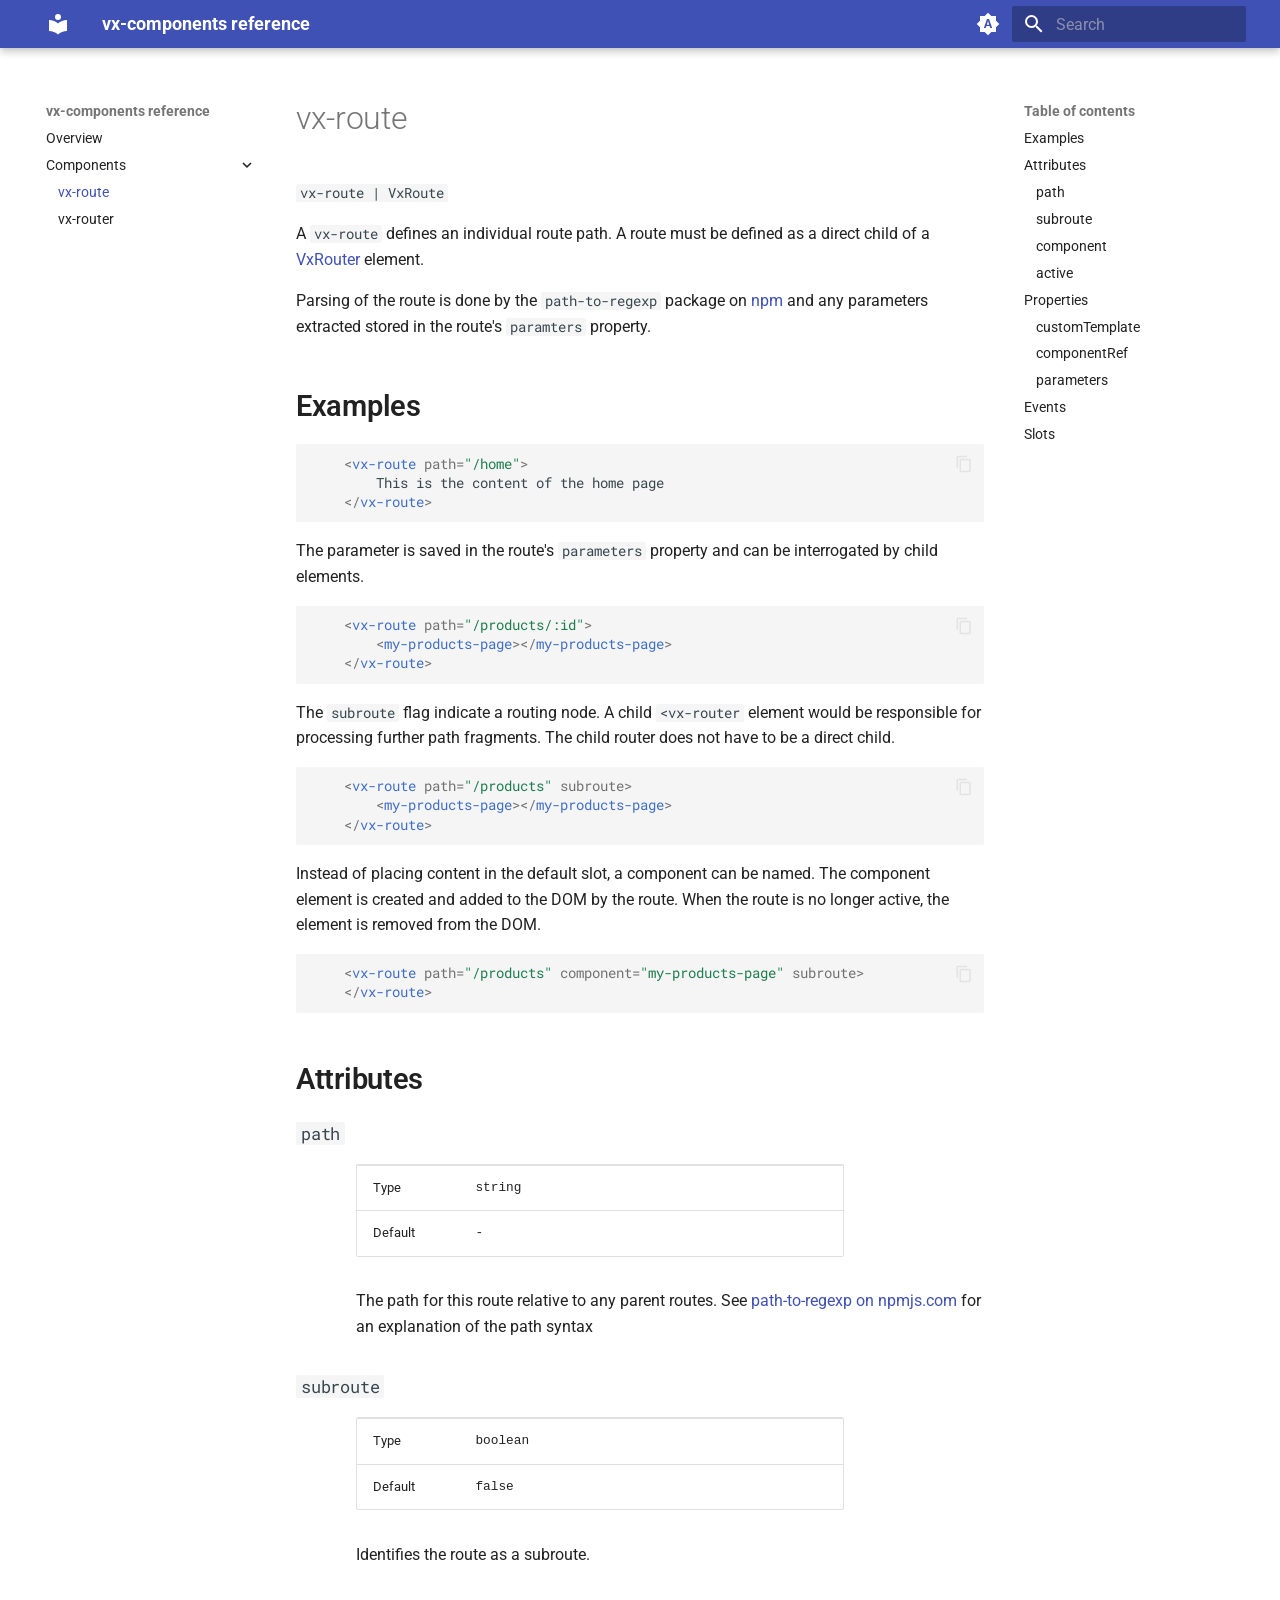
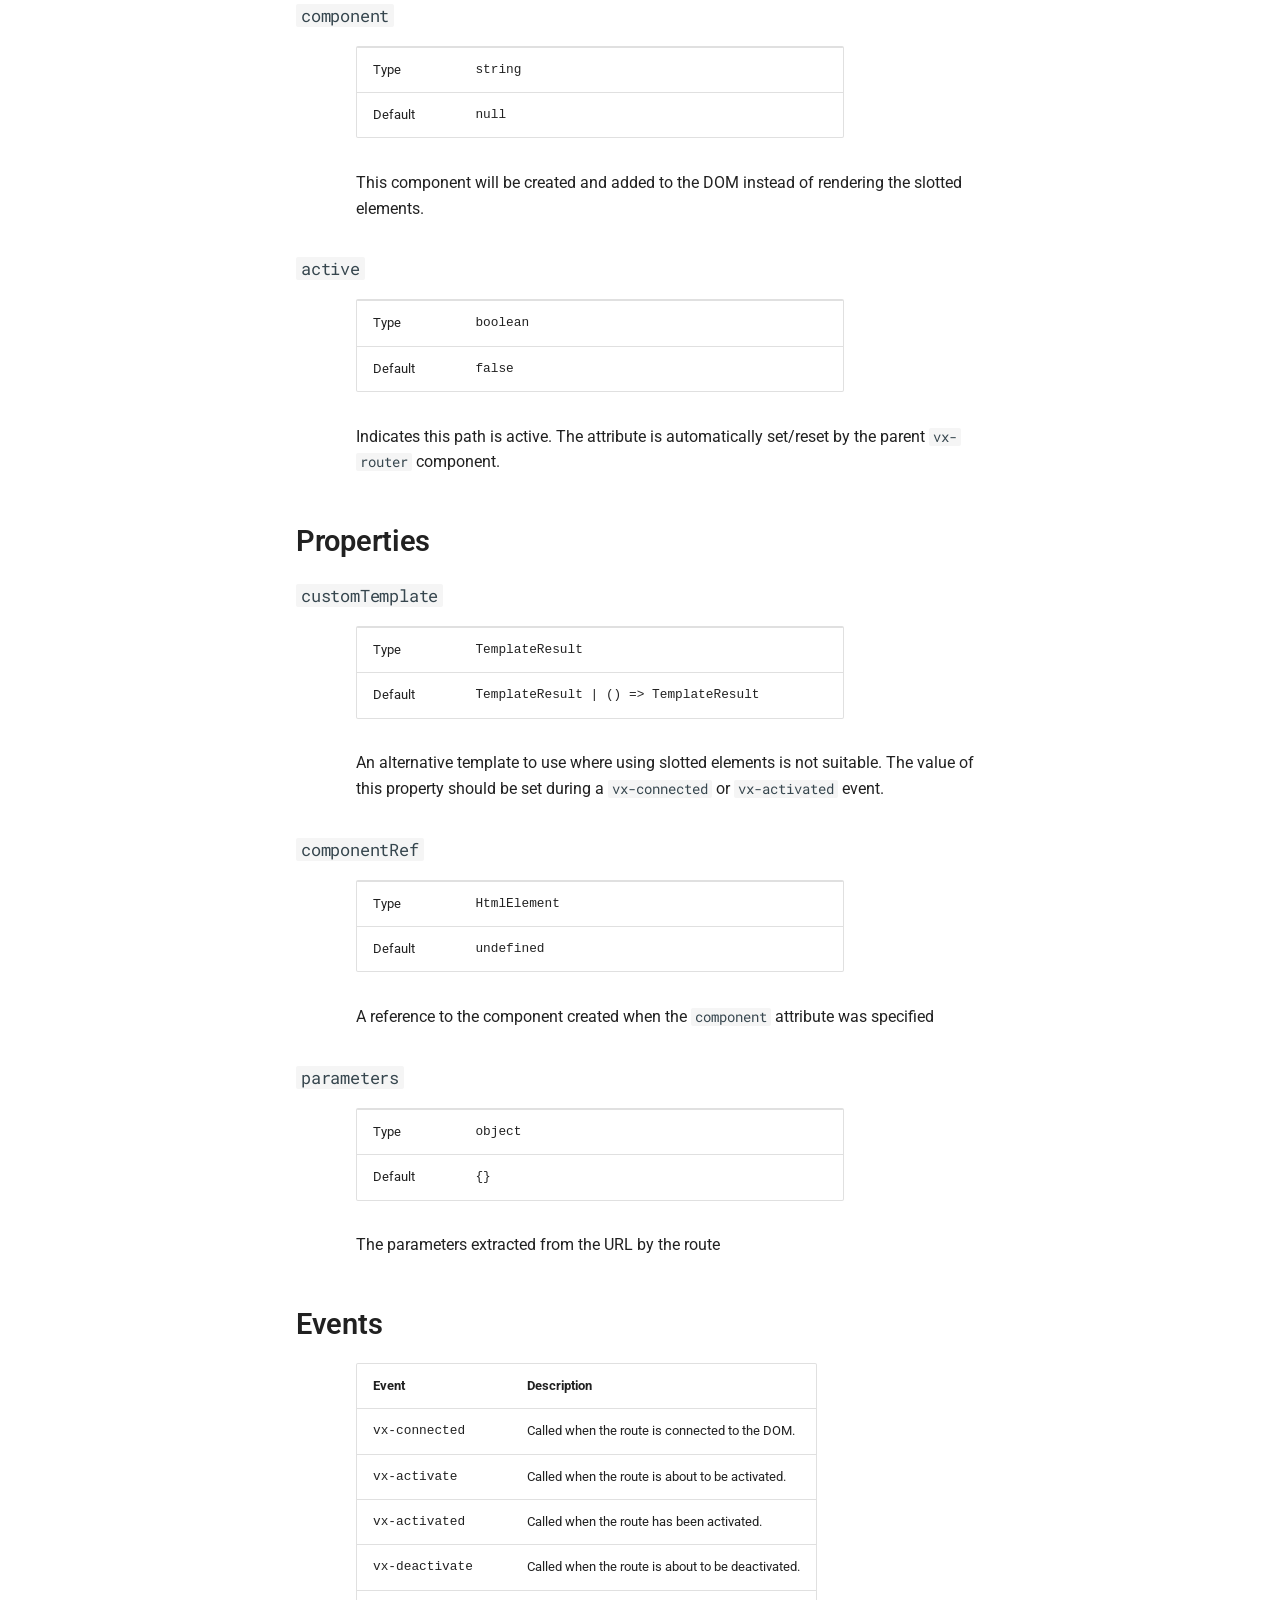
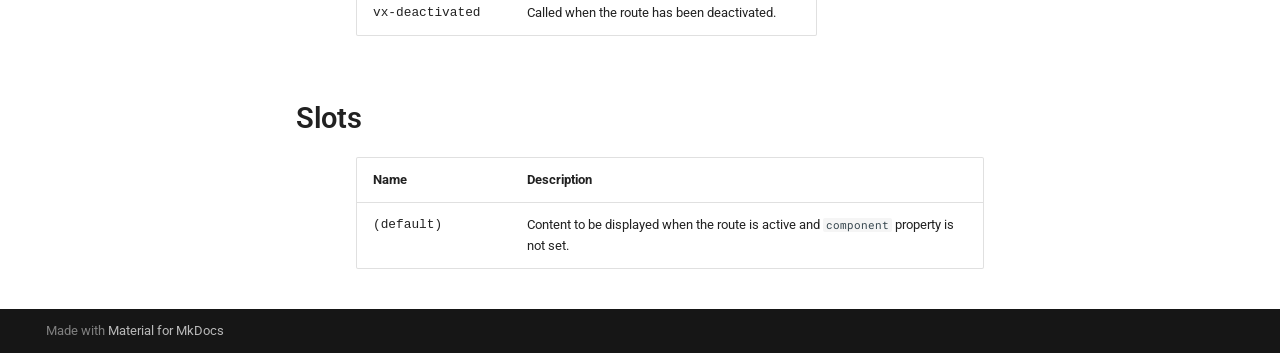
<file: Components/vx-route/index.html>
<!doctype html>
<html lang="en" class="no-js">
  <head>
    
      <meta charset="utf-8">
      <meta name="viewport" content="width=device-width,initial-scale=1">
      
      
      
      
        <link rel="prev" href="../..">
      
      
        <link rel="next" href="../vx-router/">
      
      
        
      
      
      <link rel="icon" href="../../assets/images/favicon.png">
      <meta name="generator" content="mkdocs-1.6.1, mkdocs-material-9.8.1">
    
    
      
        <title>vx-route - vx-components reference</title>
      
    
    
      <link rel="stylesheet" href="../../assets/stylesheets/main.57a0d79d.min.css">
      
        
        <link rel="stylesheet" href="../../assets/stylesheets/palette.fb2fffe2.min.css">
      
      


    
    
      
    
    
      
        
        
        <link rel="preconnect" href="https://fonts.gstatic.com" crossorigin>
        <link rel="stylesheet" href="https://fonts.googleapis.com/css?family=Roboto:300,300i,400,400i,700,700i%7CRoboto+Mono:400,400i,700,700i&display=fallback">
        <style>:root{--md-text-font:"Roboto";--md-code-font:"Roboto Mono"}</style>
      
    
    
      <link rel="stylesheet" href="../../extra.css">
    
    <script>__md_scope=new URL("../..",location),__md_hash=e=>[...e].reduce(((e,_)=>(e<<5)-e+_.charCodeAt(0)),0),__md_get=(e,_=localStorage,t=__md_scope)=>JSON.parse(_.getItem(t.pathname+"."+e)),__md_set=(e,_,t=localStorage,a=__md_scope)=>{try{t.setItem(a.pathname+"."+e,JSON.stringify(_))}catch(e){}}</script>
    
      

    
    
  </head>
  
  
    
    
      
    
    
    
    
    <body dir="ltr" data-md-color-scheme="default" data-md-color-primary="indigo" data-md-color-accent="indigo">
  
    
    <input class="md-toggle" data-md-toggle="drawer" type="checkbox" id="__drawer" autocomplete="off">
    <input class="md-toggle" data-md-toggle="search" type="checkbox" id="__search" autocomplete="off">
    <label class="md-overlay" for="__drawer"></label>
    <div data-md-component="skip">
      
        
        <a href="#vx-route" class="md-skip">
          Skip to content
        </a>
      
    </div>
    <div data-md-component="announce">
      
    </div>
    
    
      

  

<header class="md-header md-header--shadow" data-md-component="header">
  <nav class="md-header__inner md-grid" aria-label="Header">
    <a href="../.." title="vx-components reference" class="md-header__button md-logo" aria-label="vx-components reference" data-md-component="logo">
      
  
  <svg xmlns="http://www.w3.org/2000/svg" viewBox="0 0 24 24"><path d="M12 8a3 3 0 0 0 3-3 3 3 0 0 0-3-3 3 3 0 0 0-3 3 3 3 0 0 0 3 3m0 3.54C9.64 9.35 6.5 8 3 8v11c3.5 0 6.64 1.35 9 3.54 2.36-2.19 5.5-3.54 9-3.54V8c-3.5 0-6.64 1.35-9 3.54"/></svg>

    </a>
    <label class="md-header__button md-icon" for="__drawer">
      
      <svg xmlns="http://www.w3.org/2000/svg" viewBox="0 0 24 24"><path d="M3 6h18v2H3zm0 5h18v2H3zm0 5h18v2H3z"/></svg>
    </label>
    <div class="md-header__title" data-md-component="header-title">
      <div class="md-header__ellipsis">
        <div class="md-header__topic">
          <span class="md-ellipsis">
            vx-components reference
          </span>
        </div>
        <div class="md-header__topic" data-md-component="header-topic">
          <span class="md-ellipsis">
            
              vx-route
            
          </span>
        </div>
      </div>
    </div>
    
      
        <form class="md-header__option" data-md-component="palette">
  
    
    
    
    <input class="md-option" data-md-color-media="(prefers-color-scheme)" data-md-color-scheme="default" data-md-color-primary="indigo" data-md-color-accent="indigo"  aria-label="Switch to light mode"  type="radio" name="__palette" id="__palette_0">
    
      <label class="md-header__button md-icon" title="Switch to light mode" for="__palette_1" hidden>
        <svg xmlns="http://www.w3.org/2000/svg" viewBox="0 0 24 24"><path d="m14.3 16-.7-2h-3.2l-.7 2H7.8L11 7h2l3.2 9zM20 8.69V4h-4.69L12 .69 8.69 4H4v4.69L.69 12 4 15.31V20h4.69L12 23.31 15.31 20H20v-4.69L23.31 12zm-9.15 3.96h2.3L12 9z"/></svg>
      </label>
    
  
    
    
    
    <input class="md-option" data-md-color-media="(prefers-color-scheme: light)" data-md-color-scheme="default" data-md-color-primary="indigo" data-md-color-accent="indigo"  aria-label="Switch to dark mode"  type="radio" name="__palette" id="__palette_1">
    
      <label class="md-header__button md-icon" title="Switch to dark mode" for="__palette_2" hidden>
        <svg xmlns="http://www.w3.org/2000/svg" viewBox="0 0 24 24"><path d="M12 8a4 4 0 0 0-4 4 4 4 0 0 0 4 4 4 4 0 0 0 4-4 4 4 0 0 0-4-4m0 10a6 6 0 0 1-6-6 6 6 0 0 1 6-6 6 6 0 0 1 6 6 6 6 0 0 1-6 6m8-9.31V4h-4.69L12 .69 8.69 4H4v4.69L.69 12 4 15.31V20h4.69L12 23.31 15.31 20H20v-4.69L23.31 12z"/></svg>
      </label>
    
  
    
    
    
    <input class="md-option" data-md-color-media="(prefers-color-scheme: dark)" data-md-color-scheme="slate" data-md-color-primary="indigo" data-md-color-accent="indigo"  aria-label="Switch to system preference"  type="radio" name="__palette" id="__palette_2">
    
      <label class="md-header__button md-icon" title="Switch to system preference" for="__palette_0" hidden>
        <svg xmlns="http://www.w3.org/2000/svg" viewBox="0 0 24 24"><path d="M12 18c-.89 0-1.74-.2-2.5-.55C11.56 16.5 13 14.42 13 12s-1.44-4.5-3.5-5.45C10.26 6.2 11.11 6 12 6a6 6 0 0 1 6 6 6 6 0 0 1-6 6m8-9.31V4h-4.69L12 .69 8.69 4H4v4.69L.69 12 4 15.31V20h4.69L12 23.31 15.31 20H20v-4.69L23.31 12z"/></svg>
      </label>
    
  
</form>
      
    
    
      <script>var palette=__md_get("__palette");if(palette&&palette.color){if("(prefers-color-scheme)"===palette.color.media){var media=matchMedia("(prefers-color-scheme: light)"),input=document.querySelector(media.matches?"[data-md-color-media='(prefers-color-scheme: light)']":"[data-md-color-media='(prefers-color-scheme: dark)']");palette.color.media=input.getAttribute("data-md-color-media"),palette.color.scheme=input.getAttribute("data-md-color-scheme"),palette.color.primary=input.getAttribute("data-md-color-primary"),palette.color.accent=input.getAttribute("data-md-color-accent")}for(var[key,value]of Object.entries(palette.color))document.body.setAttribute("data-md-color-"+key,value)}</script>
    
    
    
      
      
        <label class="md-header__button md-icon" for="__search">
          
          <svg xmlns="http://www.w3.org/2000/svg" viewBox="0 0 24 24"><path d="M9.5 3A6.5 6.5 0 0 1 16 9.5c0 1.61-.59 3.09-1.56 4.23l.27.27h.79l5 5-1.5 1.5-5-5v-.79l-.27-.27A6.52 6.52 0 0 1 9.5 16 6.5 6.5 0 0 1 3 9.5 6.5 6.5 0 0 1 9.5 3m0 2C7 5 5 7 5 9.5S7 14 9.5 14 14 12 14 9.5 12 5 9.5 5"/></svg>
        </label>
        <div class="md-search" data-md-component="search" role="dialog">
  <label class="md-search__overlay" for="__search"></label>
  <div class="md-search__inner" role="search">
    <form class="md-search__form" name="search">
      <input type="text" class="md-search__input" name="query" aria-label="Search" placeholder="Search" autocapitalize="off" autocorrect="off" autocomplete="off" spellcheck="false" data-md-component="search-query" required>
      <label class="md-search__icon md-icon" for="__search">
        
        <svg xmlns="http://www.w3.org/2000/svg" viewBox="0 0 24 24"><path d="M9.5 3A6.5 6.5 0 0 1 16 9.5c0 1.61-.59 3.09-1.56 4.23l.27.27h.79l5 5-1.5 1.5-5-5v-.79l-.27-.27A6.52 6.52 0 0 1 9.5 16 6.5 6.5 0 0 1 3 9.5 6.5 6.5 0 0 1 9.5 3m0 2C7 5 5 7 5 9.5S7 14 9.5 14 14 12 14 9.5 12 5 9.5 5"/></svg>
        
        <svg xmlns="http://www.w3.org/2000/svg" viewBox="0 0 24 24"><path d="M20 11v2H8l5.5 5.5-1.42 1.42L4.16 12l7.92-7.92L13.5 5.5 8 11z"/></svg>
      </label>
      <nav class="md-search__options" aria-label="Search">
        
        <button type="reset" class="md-search__icon md-icon" title="Clear" aria-label="Clear" tabindex="-1">
          
          <svg xmlns="http://www.w3.org/2000/svg" viewBox="0 0 24 24"><path d="M19 6.41 17.59 5 12 10.59 6.41 5 5 6.41 10.59 12 5 17.59 6.41 19 12 13.41 17.59 19 19 17.59 13.41 12z"/></svg>
        </button>
      </nav>
      
    </form>
    <div class="md-search__output">
      <div class="md-search__scrollwrap" tabindex="0" data-md-scrollfix>
        <div class="md-search-result" data-md-component="search-result">
          <div class="md-search-result__meta">
            Initializing search
          </div>
          <ol class="md-search-result__list" role="presentation"></ol>
        </div>
      </div>
    </div>
  </div>
</div>
      
    
    
  </nav>
  
</header>
    
    <div class="md-container" data-md-component="container">
      
      
        
          
        
      
      <main class="md-main" data-md-component="main">
        <div class="md-main__inner md-grid">
          
            
              
              <div class="md-sidebar md-sidebar--primary" data-md-component="sidebar" data-md-type="navigation" >
                <div class="md-sidebar__scrollwrap">
                  <div class="md-sidebar__inner">
                    



<nav class="md-nav md-nav--primary" aria-label="Navigation" data-md-level="0">
  <label class="md-nav__title" for="__drawer">
    <a href="../.." title="vx-components reference" class="md-nav__button md-logo" aria-label="vx-components reference" data-md-component="logo">
      
  
  <svg xmlns="http://www.w3.org/2000/svg" viewBox="0 0 24 24"><path d="M12 8a3 3 0 0 0 3-3 3 3 0 0 0-3-3 3 3 0 0 0-3 3 3 3 0 0 0 3 3m0 3.54C9.64 9.35 6.5 8 3 8v11c3.5 0 6.64 1.35 9 3.54 2.36-2.19 5.5-3.54 9-3.54V8c-3.5 0-6.64 1.35-9 3.54"/></svg>

    </a>
    vx-components reference
  </label>
  
  <ul class="md-nav__list" data-md-scrollfix>
    
      
      
  
  
  
  
    <li class="md-nav__item">
      <a href="../.." class="md-nav__link">
        
  
  
  <span class="md-ellipsis">
    
  
    Overview
  

    
  </span>
  
  

      </a>
    </li>
  

    
      
      
  
  
    
  
  
  
    
    
    
    
    
    <li class="md-nav__item md-nav__item--active md-nav__item--nested">
      
        
        
        <input class="md-nav__toggle md-toggle " type="checkbox" id="__nav_2" checked>
        
          
          <label class="md-nav__link" for="__nav_2" id="__nav_2_label" tabindex="0">
            
  
  
  <span class="md-ellipsis">
    
  
    Components
  

    
  </span>
  
  

            <span class="md-nav__icon md-icon"></span>
          </label>
        
        <nav class="md-nav" data-md-level="1" aria-labelledby="__nav_2_label" aria-expanded="true">
          <label class="md-nav__title" for="__nav_2">
            <span class="md-nav__icon md-icon"></span>
            
  
    Components
  

          </label>
          <ul class="md-nav__list" data-md-scrollfix>
            
              
                
  
  
    
  
  
  
    <li class="md-nav__item md-nav__item--active">
      
      <input class="md-nav__toggle md-toggle" type="checkbox" id="__toc">
      
      
        
      
      
        <label class="md-nav__link md-nav__link--active" for="__toc">
          
  
  
  <span class="md-ellipsis">
    
  
    vx-route
  

    
  </span>
  
  

          <span class="md-nav__icon md-icon"></span>
        </label>
      
      <a href="./" class="md-nav__link md-nav__link--active">
        
  
  
  <span class="md-ellipsis">
    
  
    vx-route
  

    
  </span>
  
  

      </a>
      
        

<nav class="md-nav md-nav--secondary" aria-label="Table of contents">
  
  
  
    
  
  
    <label class="md-nav__title" for="__toc">
      <span class="md-nav__icon md-icon"></span>
      Table of contents
    </label>
    <ul class="md-nav__list" data-md-component="toc" data-md-scrollfix>
      
        <li class="md-nav__item">
  <a href="#examples" class="md-nav__link">
    <span class="md-ellipsis">
      
        Examples
      
    </span>
  </a>
  
</li>
      
        <li class="md-nav__item">
  <a href="#attributes" class="md-nav__link">
    <span class="md-ellipsis">
      
        Attributes
      
    </span>
  </a>
  
    <nav class="md-nav" aria-label="Attributes">
      <ul class="md-nav__list">
        
          <li class="md-nav__item">
  <a href="#path" class="md-nav__link">
    <span class="md-ellipsis">
      
        path
      
    </span>
  </a>
  
</li>
        
          <li class="md-nav__item">
  <a href="#subroute" class="md-nav__link">
    <span class="md-ellipsis">
      
        subroute
      
    </span>
  </a>
  
</li>
        
          <li class="md-nav__item">
  <a href="#component" class="md-nav__link">
    <span class="md-ellipsis">
      
        component
      
    </span>
  </a>
  
</li>
        
          <li class="md-nav__item">
  <a href="#active" class="md-nav__link">
    <span class="md-ellipsis">
      
        active
      
    </span>
  </a>
  
</li>
        
      </ul>
    </nav>
  
</li>
      
        <li class="md-nav__item">
  <a href="#properties" class="md-nav__link">
    <span class="md-ellipsis">
      
        Properties
      
    </span>
  </a>
  
    <nav class="md-nav" aria-label="Properties">
      <ul class="md-nav__list">
        
          <li class="md-nav__item">
  <a href="#customtemplate" class="md-nav__link">
    <span class="md-ellipsis">
      
        customTemplate
      
    </span>
  </a>
  
</li>
        
          <li class="md-nav__item">
  <a href="#componentref" class="md-nav__link">
    <span class="md-ellipsis">
      
        componentRef
      
    </span>
  </a>
  
</li>
        
          <li class="md-nav__item">
  <a href="#parameters" class="md-nav__link">
    <span class="md-ellipsis">
      
        parameters
      
    </span>
  </a>
  
</li>
        
      </ul>
    </nav>
  
</li>
      
        <li class="md-nav__item">
  <a href="#events" class="md-nav__link">
    <span class="md-ellipsis">
      
        Events
      
    </span>
  </a>
  
</li>
      
        <li class="md-nav__item">
  <a href="#slots" class="md-nav__link">
    <span class="md-ellipsis">
      
        Slots
      
    </span>
  </a>
  
</li>
      
    </ul>
  
</nav>
      
    </li>
  

              
            
              
                
  
  
  
  
    <li class="md-nav__item">
      <a href="../vx-router/" class="md-nav__link">
        
  
  
  <span class="md-ellipsis">
    
  
    vx-router
  

    
  </span>
  
  

      </a>
    </li>
  

              
            
          </ul>
        </nav>
      
    </li>
  

    
  </ul>
</nav>
                  </div>
                </div>
              </div>
            
            
              
              <div class="md-sidebar md-sidebar--secondary" data-md-component="sidebar" data-md-type="toc" >
                <div class="md-sidebar__scrollwrap">
                  <div class="md-sidebar__inner">
                    

<nav class="md-nav md-nav--secondary" aria-label="Table of contents">
  
  
  
    
  
  
    <label class="md-nav__title" for="__toc">
      <span class="md-nav__icon md-icon"></span>
      Table of contents
    </label>
    <ul class="md-nav__list" data-md-component="toc" data-md-scrollfix>
      
        <li class="md-nav__item">
  <a href="#examples" class="md-nav__link">
    <span class="md-ellipsis">
      
        Examples
      
    </span>
  </a>
  
</li>
      
        <li class="md-nav__item">
  <a href="#attributes" class="md-nav__link">
    <span class="md-ellipsis">
      
        Attributes
      
    </span>
  </a>
  
    <nav class="md-nav" aria-label="Attributes">
      <ul class="md-nav__list">
        
          <li class="md-nav__item">
  <a href="#path" class="md-nav__link">
    <span class="md-ellipsis">
      
        path
      
    </span>
  </a>
  
</li>
        
          <li class="md-nav__item">
  <a href="#subroute" class="md-nav__link">
    <span class="md-ellipsis">
      
        subroute
      
    </span>
  </a>
  
</li>
        
          <li class="md-nav__item">
  <a href="#component" class="md-nav__link">
    <span class="md-ellipsis">
      
        component
      
    </span>
  </a>
  
</li>
        
          <li class="md-nav__item">
  <a href="#active" class="md-nav__link">
    <span class="md-ellipsis">
      
        active
      
    </span>
  </a>
  
</li>
        
      </ul>
    </nav>
  
</li>
      
        <li class="md-nav__item">
  <a href="#properties" class="md-nav__link">
    <span class="md-ellipsis">
      
        Properties
      
    </span>
  </a>
  
    <nav class="md-nav" aria-label="Properties">
      <ul class="md-nav__list">
        
          <li class="md-nav__item">
  <a href="#customtemplate" class="md-nav__link">
    <span class="md-ellipsis">
      
        customTemplate
      
    </span>
  </a>
  
</li>
        
          <li class="md-nav__item">
  <a href="#componentref" class="md-nav__link">
    <span class="md-ellipsis">
      
        componentRef
      
    </span>
  </a>
  
</li>
        
          <li class="md-nav__item">
  <a href="#parameters" class="md-nav__link">
    <span class="md-ellipsis">
      
        parameters
      
    </span>
  </a>
  
</li>
        
      </ul>
    </nav>
  
</li>
      
        <li class="md-nav__item">
  <a href="#events" class="md-nav__link">
    <span class="md-ellipsis">
      
        Events
      
    </span>
  </a>
  
</li>
      
        <li class="md-nav__item">
  <a href="#slots" class="md-nav__link">
    <span class="md-ellipsis">
      
        Slots
      
    </span>
  </a>
  
</li>
      
    </ul>
  
</nav>
                  </div>
                </div>
              </div>
            
          
          
            <div class="md-content" data-md-component="content">
              
              <article class="md-content__inner md-typeset">
                
                  



<h1 id="vx-route">vx-route</h1>
<p><code>vx-route | VxRoute</code></p>
<p>A <code>vx-route</code> defines an individual route path.  A route must be defined as a direct child of a <a href="../vx-router/">VxRouter</a>
element.</p>
<p>Parsing of the route is done by the <code>path-to-regexp</code> package on <a href="https://www.npmjs.com/package/path-to-regexp">npm</a> and any parameters extracted stored in
the route's <code>paramters</code> property.</p>
<h2 id="examples">Examples</h2>
<p><div class="language-html highlight"><pre><span></span><code><span id="__span-0-1"><a id="__codelineno-0-1" name="__codelineno-0-1" href="#__codelineno-0-1"></a>    <span class="p">&lt;</span><span class="nt">vx-route</span> <span class="na">path</span><span class="o">=</span><span class="s">"/home"</span><span class="p">&gt;</span>
</span><span id="__span-0-2"><a id="__codelineno-0-2" name="__codelineno-0-2" href="#__codelineno-0-2"></a>        This is the content of the home page
</span><span id="__span-0-3"><a id="__codelineno-0-3" name="__codelineno-0-3" href="#__codelineno-0-3"></a>    <span class="p">&lt;/</span><span class="nt">vx-route</span><span class="p">&gt;</span>
</span></code></pre></div>
The parameter is saved in the route's <code>parameters</code> property and can be interrogated
by child elements.
<div class="language-html highlight"><pre><span></span><code><span id="__span-1-1"><a id="__codelineno-1-1" name="__codelineno-1-1" href="#__codelineno-1-1"></a>    <span class="p">&lt;</span><span class="nt">vx-route</span> <span class="na">path</span><span class="o">=</span><span class="s">"/products/:id"</span><span class="p">&gt;</span>
</span><span id="__span-1-2"><a id="__codelineno-1-2" name="__codelineno-1-2" href="#__codelineno-1-2"></a>        <span class="p">&lt;</span><span class="nt">my-products-page</span><span class="p">&gt;&lt;/</span><span class="nt">my-products-page</span><span class="p">&gt;</span>
</span><span id="__span-1-3"><a id="__codelineno-1-3" name="__codelineno-1-3" href="#__codelineno-1-3"></a>    <span class="p">&lt;/</span><span class="nt">vx-route</span><span class="p">&gt;</span>
</span></code></pre></div>
The <code>subroute</code> flag indicate a routing node.  A child <code>&lt;vx-router</code> element would be responsible
for processing further path fragments.  The child router does not have to be a direct child.</p>
<p><div class="language-html highlight"><pre><span></span><code><span id="__span-2-1"><a id="__codelineno-2-1" name="__codelineno-2-1" href="#__codelineno-2-1"></a>    <span class="p">&lt;</span><span class="nt">vx-route</span> <span class="na">path</span><span class="o">=</span><span class="s">"/products"</span> <span class="na">subroute</span><span class="p">&gt;</span>
</span><span id="__span-2-2"><a id="__codelineno-2-2" name="__codelineno-2-2" href="#__codelineno-2-2"></a>        <span class="p">&lt;</span><span class="nt">my-products-page</span><span class="p">&gt;&lt;/</span><span class="nt">my-products-page</span><span class="p">&gt;</span>
</span><span id="__span-2-3"><a id="__codelineno-2-3" name="__codelineno-2-3" href="#__codelineno-2-3"></a>    <span class="p">&lt;/</span><span class="nt">vx-route</span><span class="p">&gt;</span>
</span></code></pre></div>
Instead of placing content in the default slot, a component can be named.  The component element
is created and added to the DOM by the route.  When the route is no longer active, the element is
removed from the DOM.
<div class="language-html highlight"><pre><span></span><code><span id="__span-3-1"><a id="__codelineno-3-1" name="__codelineno-3-1" href="#__codelineno-3-1"></a>    <span class="p">&lt;</span><span class="nt">vx-route</span> <span class="na">path</span><span class="o">=</span><span class="s">"/products"</span> <span class="na">component</span><span class="o">=</span><span class="s">"my-products-page"</span> <span class="na">subroute</span><span class="p">&gt;</span>
</span><span id="__span-3-2"><a id="__codelineno-3-2" name="__codelineno-3-2" href="#__codelineno-3-2"></a>    <span class="p">&lt;/</span><span class="nt">vx-route</span><span class="p">&gt;</span>
</span></code></pre></div></p>
<h2 id="attributes">Attributes</h2>
<h3 id="path"><code>path</code></h3>
<div class="vx_property">
<table>
    <tr><td>Type</td>   <td>string</td></tr>
    <tr><td>Default</td><td>-</td></tr>
</table>
<p>The path for this route relative to any parent routes. See <a href="https://www.npmjs.com/package/path-to-regexp">path-to-regexp on npmjs.com</a> 
for an explanation of the path syntax</p>
</div>
<h3 id="subroute"><code>subroute</code></h3>
<div class="vx_property">
<table>
    <tr><td>Type</td>   <td>boolean</td></tr>
    <tr><td>Default</td><td>false</td></tr>
</table>
<p>Identifies the route as a subroute.</p>
</div>
<h3 id="component"><code>component</code></h3>
<div class="vx_property">
<table>
    <tr><td>Type</td>   <td>string</td></tr>
    <tr><td>Default</td><td>null</td></tr>
</table>
<p>This component will be created and added to the DOM instead of rendering the slotted elements.</p>
</div>
<h3 id="active"><code>active</code></h3>
<div class="vx_property">
<table>
    <tr><td>Type</td>   <td>boolean</td></tr>
    <tr><td>Default</td><td>false</td></tr>
</table>
<p>Indicates this path is active.  The attribute is automatically set/reset by the parent <code>vx-router</code> component.</p>
</div>
<h2 id="properties">Properties</h2>
<h3 id="customtemplate"><code>customTemplate</code></h3>
<div class="vx_property">
<table>
    <tr><td>Type</td>   <td>TemplateResult</td></tr>
    <tr><td>Default</td><td>TemplateResult | () =&gt; TemplateResult</td></tr>
</table>
<p>An alternative template to use where using slotted elements is not suitable.
The value of this property should be set during a <code>vx-connected</code> or <code>vx-activated</code>
event.</p>
</div>
<h3 id="componentref"><code>componentRef</code></h3>
<div class="vx_property">
<table>
    <tr><td>Type</td>   <td>HtmlElement</td></tr>
    <tr><td>Default</td><td>undefined</td></tr>
</table>
<p>A reference to the component created when the <code>component</code> attribute was specified</p>
</div>
<h3 id="parameters"><code>parameters</code></h3>
<div class="vx_property">
<table>
    <tr><td>Type</td>   <td>object</td></tr>
    <tr><td>Default</td><td>{}</td></tr>
</table>
<p>The parameters extracted from the URL by the route</p>
</div>
<h2 id="events">Events</h2>
<div class="vx_event">
<table>
    <thead>
        <tr>
            <th>Event</th>
            <th>Description</th>
        </tr>
    </thead>
    <tbody>
        <tr>
            <td>vx-connected</td>
            <td>Called when the route is connected to the DOM.</td>
        </tr><tr>
            <td>vx-activate</td>
            <td>Called when the route is about to be activated.</td>
        </tr><tr>
            <td>vx-activated</td>
            <td>Called when the route has been activated.</td>
        </tr><tr>
            <td>vx-deactivate</td>
            <td>Called when the route is about to be deactivated.</td>
        </tr><tr>
            <td>vx-deactivated</td>
            <td>Called when the route has been deactivated.</td>
        </tr>
    </tbody>
</table>
</div>

<h2 id="slots">Slots</h2>
<div class="vx_slot">
<table>
    <thead>
        <tr>
            <th>Name</th>
            <th>Description</th>
        </tr>
    </thead>
    <tbody>
        <tr>
            <td>(default)</td>
            <td>Content to be displayed when the route is active and <code>component</code> property is not set.</td>
        </tr>
    </tbody>
</table>
</div>












                
              </article>
            </div>
          
          
<script>var target=document.getElementById(location.hash.slice(1));target&&target.name&&(target.checked=target.name.startsWith("__tabbed_"))</script>
        </div>
        
      </main>
      
        <footer class="md-footer">
  
  <div class="md-footer-meta md-typeset">
    <div class="md-footer-meta__inner md-grid">
      <div class="md-copyright">
  
  
    Made with
    <a href="https://squidfunk.github.io/mkdocs-material/" target="_blank" rel="noopener">
      Material for MkDocs
    </a>
  
</div>
      
    </div>
  </div>
</footer>
      
    </div>
    <div class="md-dialog" data-md-component="dialog">
      <div class="md-dialog__inner md-typeset"></div>
    </div>
    
    
    
      
      
      <script id="__config" type="application/json">{"annotate": null, "base": "../..", "features": ["content.code.copy"], "search": "../../assets/javascripts/workers/search.a7633da7.min.js", "tags": null, "translations": {"clipboard.copied": "Copied to clipboard", "clipboard.copy": "Copy to clipboard", "search.result.more.one": "1 more on this page", "search.result.more.other": "# more on this page", "search.result.none": "No matching documents", "search.result.one": "1 matching document", "search.result.other": "# matching documents", "search.result.placeholder": "Type to start searching", "search.result.term.missing": "Missing", "select.version": "Select version"}, "version": null}</script>
    
    
      <script src="../../assets/javascripts/bundle.a5f9d56c.min.js"></script>
      
    
  </body>
</html>
</file>
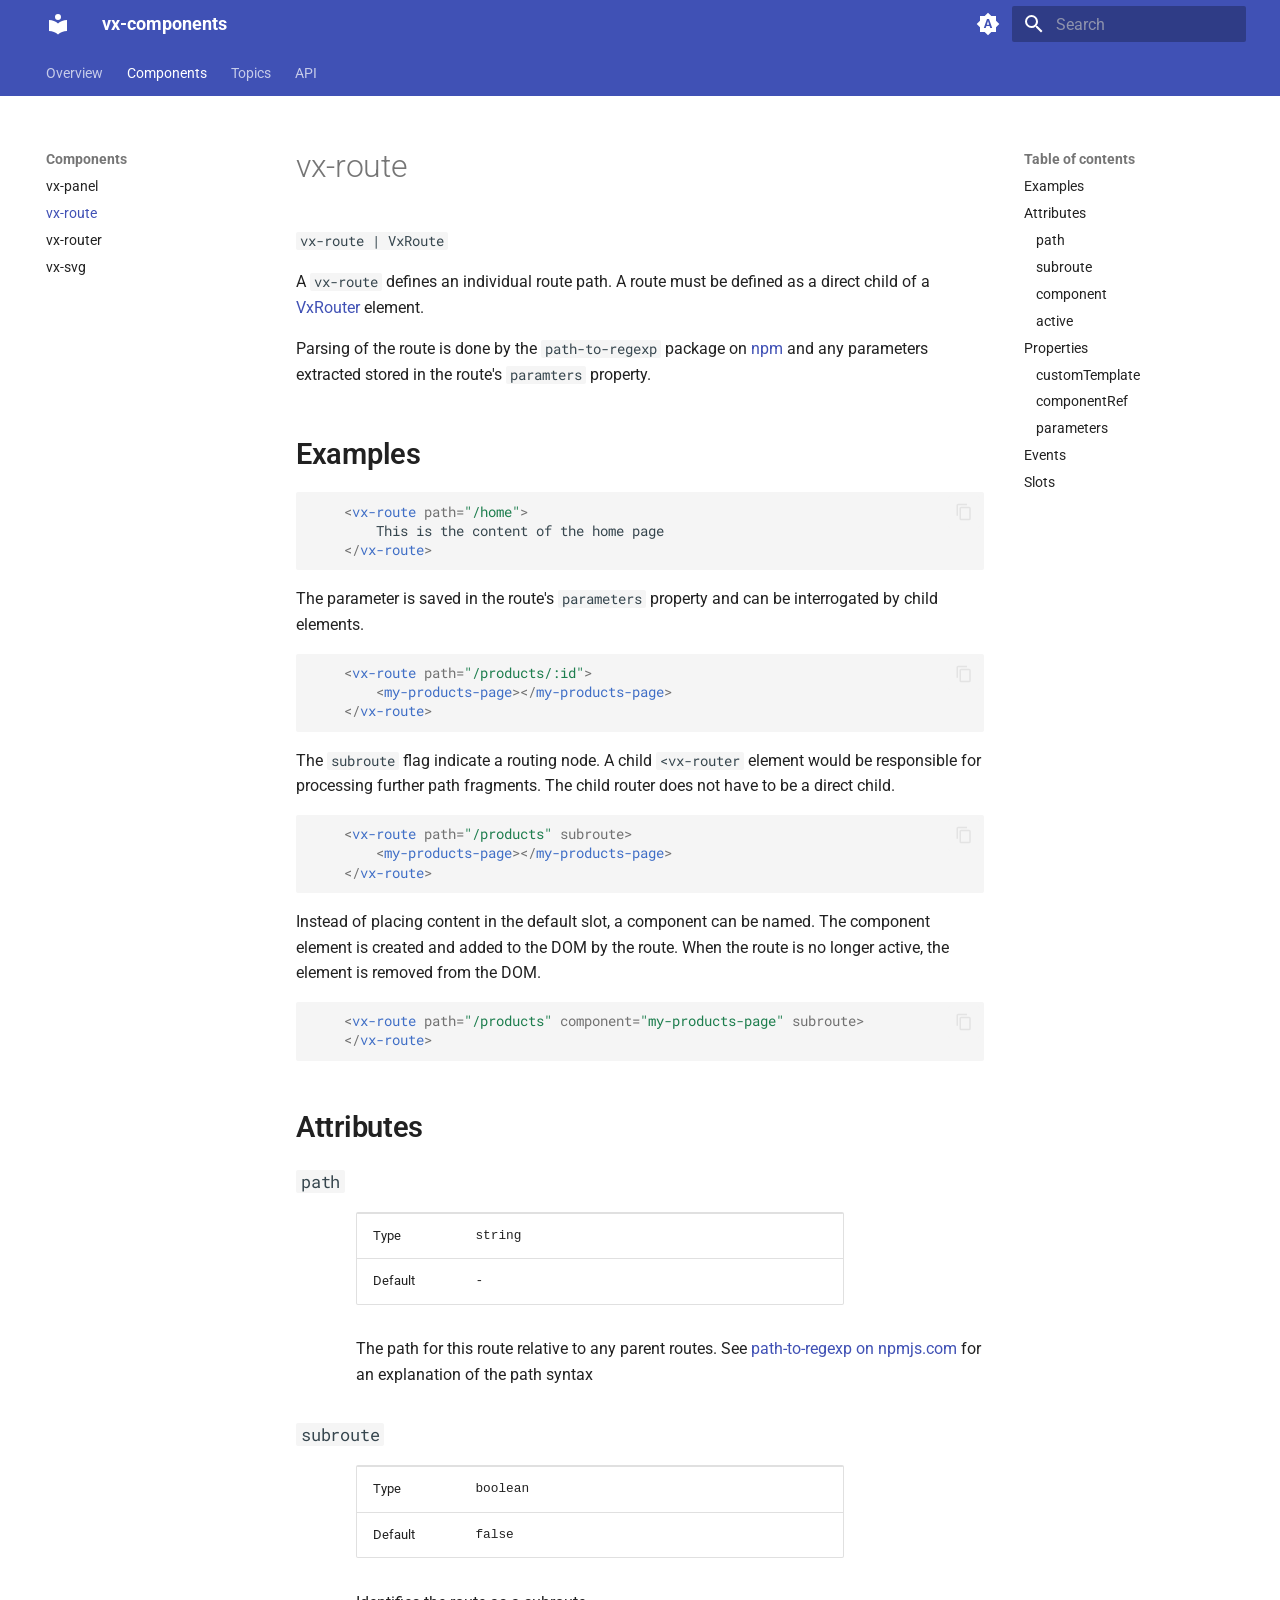
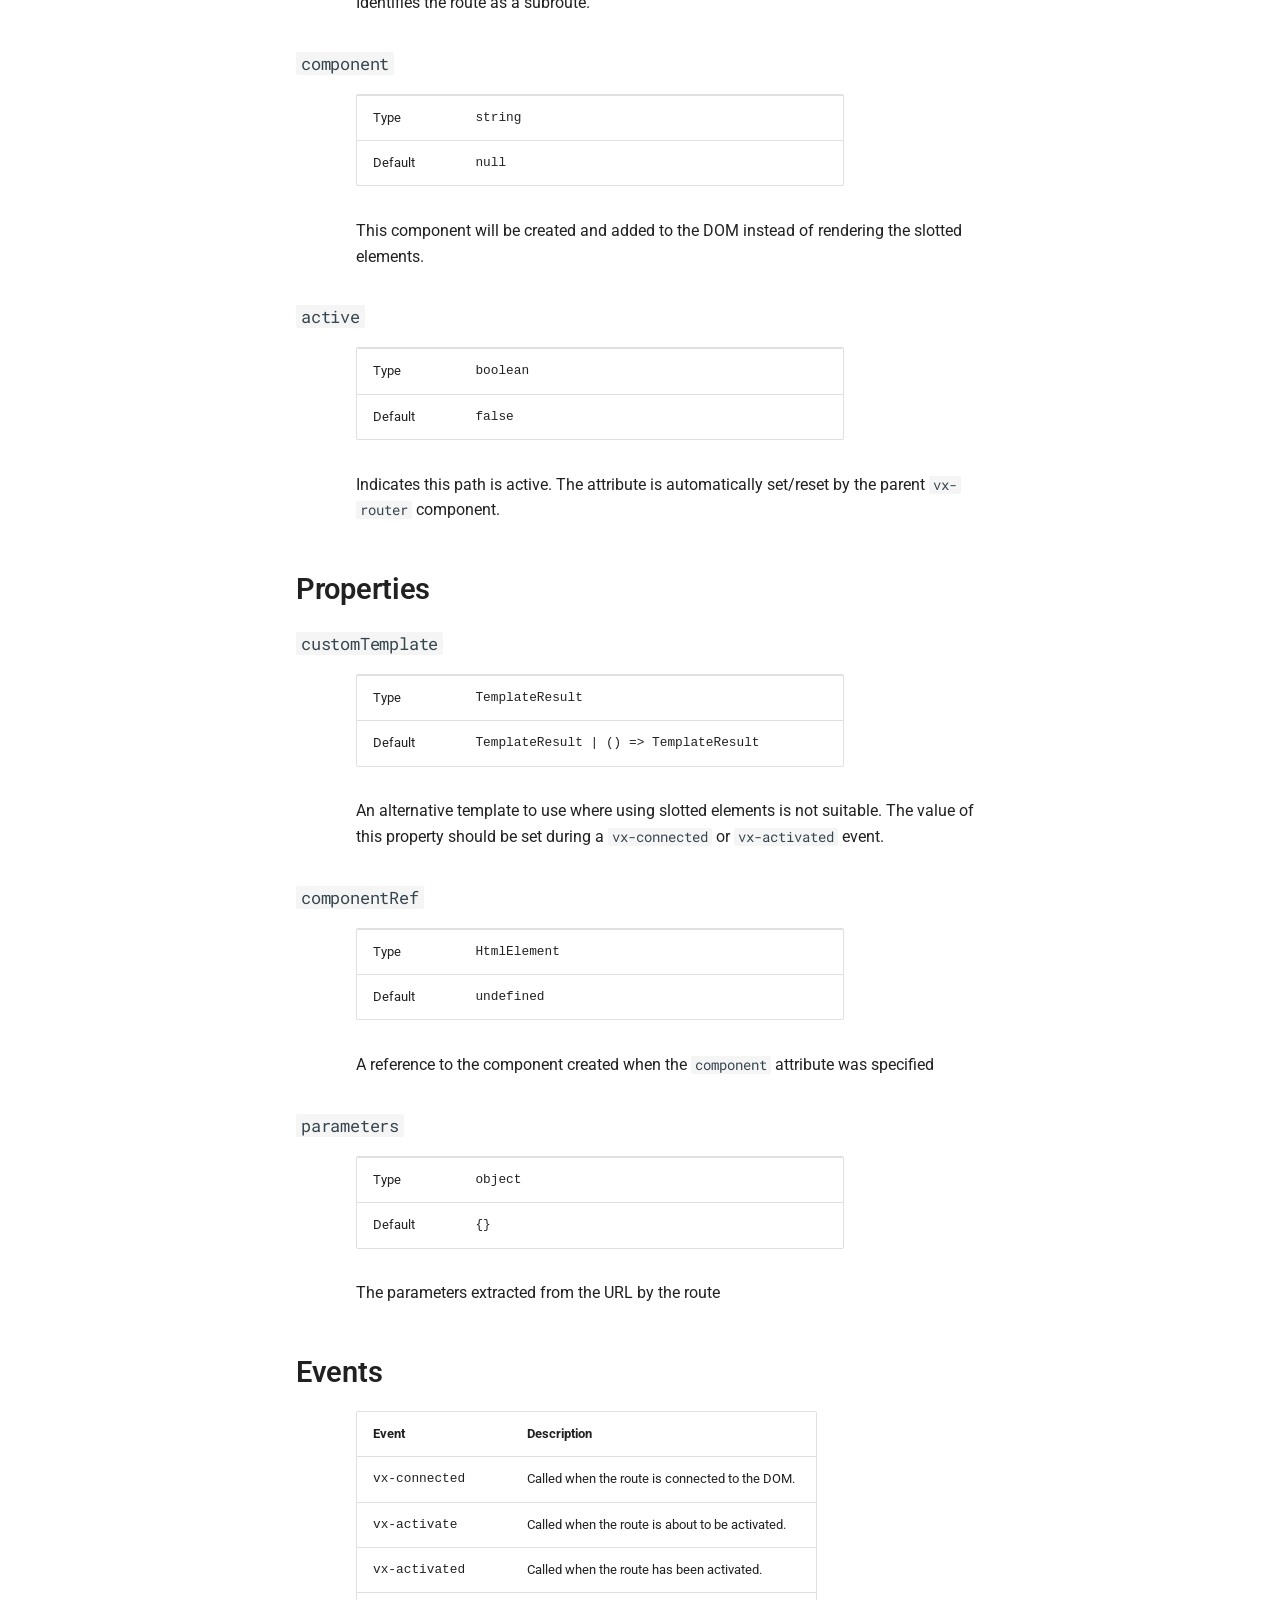
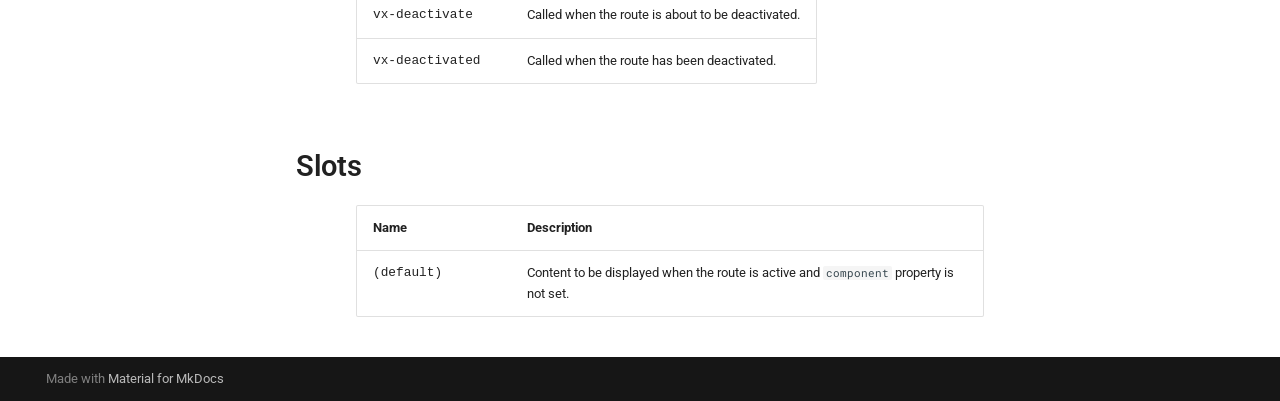
<file: components/vx-route/index.html>
<!doctype html>
<html lang="en" class="no-js">
  <head>
    
      <meta charset="utf-8">
      <meta name="viewport" content="width=device-width,initial-scale=1">
      
      
      
        <link rel="canonical" href="https://vpuska.github.io/vx-docs/components/vx-route/">
      
      
        <link rel="prev" href="../vx-panel/">
      
      
        <link rel="next" href="../vx-router/">
      
      
        
      
      
      <link rel="icon" href="../../assets/images/favicon.png">
      <meta name="generator" content="mkdocs-1.6.1, mkdocs-material-9.8.1">
    
    
  <title>vx-components</title>

    
      <link rel="stylesheet" href="../../assets/stylesheets/main.57a0d79d.min.css">
      
        
        <link rel="stylesheet" href="../../assets/stylesheets/palette.fb2fffe2.min.css">
      
      


    
    
      
    
    
      
        
        
        <link rel="preconnect" href="https://fonts.gstatic.com" crossorigin>
        <link rel="stylesheet" href="https://fonts.googleapis.com/css?family=Roboto:300,300i,400,400i,700,700i%7CRoboto+Mono:400,400i,700,700i&display=fallback">
        <style>:root{--md-text-font:"Roboto";--md-code-font:"Roboto Mono"}</style>
      
    
    
      <link rel="stylesheet" href="../../extra.css">
    
    <script>__md_scope=new URL("../..",location),__md_hash=e=>[...e].reduce(((e,_)=>(e<<5)-e+_.charCodeAt(0)),0),__md_get=(e,_=localStorage,t=__md_scope)=>JSON.parse(_.getItem(t.pathname+"."+e)),__md_set=(e,_,t=localStorage,a=__md_scope)=>{try{t.setItem(a.pathname+"."+e,JSON.stringify(_))}catch(e){}}</script>
    
      

    
    
    
    <script src="../../js/vx-ghdocs.js"></script>
    <script src="../../js/demo.js"></script>

  </head>
  
  
    
    
      
    
    
    
    
    <body dir="ltr" data-md-color-scheme="default" data-md-color-primary="indigo" data-md-color-accent="indigo">
  
    
    <input class="md-toggle" data-md-toggle="drawer" type="checkbox" id="__drawer" autocomplete="off">
    <input class="md-toggle" data-md-toggle="search" type="checkbox" id="__search" autocomplete="off">
    <label class="md-overlay" for="__drawer"></label>
    <div data-md-component="skip">
      
        
        <a href="#vx-route" class="md-skip">
          Skip to content
        </a>
      
    </div>
    <div data-md-component="announce">
      
    </div>
    
    
      

<header class="md-header" data-md-component="header">
  <nav class="md-header__inner md-grid" aria-label="Header">
    <a href="../.." title="vx-components" class="md-header__button md-logo" aria-label="vx-components" data-md-component="logo">
      
  
  <svg xmlns="http://www.w3.org/2000/svg" viewBox="0 0 24 24"><path d="M12 8a3 3 0 0 0 3-3 3 3 0 0 0-3-3 3 3 0 0 0-3 3 3 3 0 0 0 3 3m0 3.54C9.64 9.35 6.5 8 3 8v11c3.5 0 6.64 1.35 9 3.54 2.36-2.19 5.5-3.54 9-3.54V8c-3.5 0-6.64 1.35-9 3.54"/></svg>

    </a>
    <label class="md-header__button md-icon" for="__drawer">
      
      <svg xmlns="http://www.w3.org/2000/svg" viewBox="0 0 24 24"><path d="M3 6h18v2H3zm0 5h18v2H3zm0 5h18v2H3z"/></svg>
    </label>
    <div class="md-header__title" data-md-component="header-title">
      <div class="md-header__ellipsis">
        <div class="md-header__topic">
          <span class="md-ellipsis">
            vx-components
          </span>
        </div>
        <div class="md-header__topic" data-md-component="header-topic">
          <span class="md-ellipsis">
            
              vx-route
            
          </span>
        </div>
      </div>
    </div>
    
      
        <form class="md-header__option" data-md-component="palette">
  
    
    
    
    <input class="md-option" data-md-color-media="(prefers-color-scheme)" data-md-color-scheme="default" data-md-color-primary="indigo" data-md-color-accent="indigo"  aria-label="Switch to light mode"  type="radio" name="__palette" id="__palette_0">
    
      <label class="md-header__button md-icon" title="Switch to light mode" for="__palette_1" hidden>
        <svg xmlns="http://www.w3.org/2000/svg" viewBox="0 0 24 24"><path d="m14.3 16-.7-2h-3.2l-.7 2H7.8L11 7h2l3.2 9zM20 8.69V4h-4.69L12 .69 8.69 4H4v4.69L.69 12 4 15.31V20h4.69L12 23.31 15.31 20H20v-4.69L23.31 12zm-9.15 3.96h2.3L12 9z"/></svg>
      </label>
    
  
    
    
    
    <input class="md-option" data-md-color-media="(prefers-color-scheme: light)" data-md-color-scheme="default" data-md-color-primary="indigo" data-md-color-accent="indigo"  aria-label="Switch to dark mode"  type="radio" name="__palette" id="__palette_1">
    
      <label class="md-header__button md-icon" title="Switch to dark mode" for="__palette_2" hidden>
        <svg xmlns="http://www.w3.org/2000/svg" viewBox="0 0 24 24"><path d="M12 8a4 4 0 0 0-4 4 4 4 0 0 0 4 4 4 4 0 0 0 4-4 4 4 0 0 0-4-4m0 10a6 6 0 0 1-6-6 6 6 0 0 1 6-6 6 6 0 0 1 6 6 6 6 0 0 1-6 6m8-9.31V4h-4.69L12 .69 8.69 4H4v4.69L.69 12 4 15.31V20h4.69L12 23.31 15.31 20H20v-4.69L23.31 12z"/></svg>
      </label>
    
  
    
    
    
    <input class="md-option" data-md-color-media="(prefers-color-scheme: dark)" data-md-color-scheme="slate" data-md-color-primary="indigo" data-md-color-accent="indigo"  aria-label="Switch to system preference"  type="radio" name="__palette" id="__palette_2">
    
      <label class="md-header__button md-icon" title="Switch to system preference" for="__palette_0" hidden>
        <svg xmlns="http://www.w3.org/2000/svg" viewBox="0 0 24 24"><path d="M12 18c-.89 0-1.74-.2-2.5-.55C11.56 16.5 13 14.42 13 12s-1.44-4.5-3.5-5.45C10.26 6.2 11.11 6 12 6a6 6 0 0 1 6 6 6 6 0 0 1-6 6m8-9.31V4h-4.69L12 .69 8.69 4H4v4.69L.69 12 4 15.31V20h4.69L12 23.31 15.31 20H20v-4.69L23.31 12z"/></svg>
      </label>
    
  
</form>
      
    
    
      <script>var palette=__md_get("__palette");if(palette&&palette.color){if("(prefers-color-scheme)"===palette.color.media){var media=matchMedia("(prefers-color-scheme: light)"),input=document.querySelector(media.matches?"[data-md-color-media='(prefers-color-scheme: light)']":"[data-md-color-media='(prefers-color-scheme: dark)']");palette.color.media=input.getAttribute("data-md-color-media"),palette.color.scheme=input.getAttribute("data-md-color-scheme"),palette.color.primary=input.getAttribute("data-md-color-primary"),palette.color.accent=input.getAttribute("data-md-color-accent")}for(var[key,value]of Object.entries(palette.color))document.body.setAttribute("data-md-color-"+key,value)}</script>
    
    
    
      
      
        <label class="md-header__button md-icon" for="__search">
          
          <svg xmlns="http://www.w3.org/2000/svg" viewBox="0 0 24 24"><path d="M9.5 3A6.5 6.5 0 0 1 16 9.5c0 1.61-.59 3.09-1.56 4.23l.27.27h.79l5 5-1.5 1.5-5-5v-.79l-.27-.27A6.52 6.52 0 0 1 9.5 16 6.5 6.5 0 0 1 3 9.5 6.5 6.5 0 0 1 9.5 3m0 2C7 5 5 7 5 9.5S7 14 9.5 14 14 12 14 9.5 12 5 9.5 5"/></svg>
        </label>
        <div class="md-search" data-md-component="search" role="dialog">
  <label class="md-search__overlay" for="__search"></label>
  <div class="md-search__inner" role="search">
    <form class="md-search__form" name="search">
      <input type="text" class="md-search__input" name="query" aria-label="Search" placeholder="Search" autocapitalize="off" autocorrect="off" autocomplete="off" spellcheck="false" data-md-component="search-query" required>
      <label class="md-search__icon md-icon" for="__search">
        
        <svg xmlns="http://www.w3.org/2000/svg" viewBox="0 0 24 24"><path d="M9.5 3A6.5 6.5 0 0 1 16 9.5c0 1.61-.59 3.09-1.56 4.23l.27.27h.79l5 5-1.5 1.5-5-5v-.79l-.27-.27A6.52 6.52 0 0 1 9.5 16 6.5 6.5 0 0 1 3 9.5 6.5 6.5 0 0 1 9.5 3m0 2C7 5 5 7 5 9.5S7 14 9.5 14 14 12 14 9.5 12 5 9.5 5"/></svg>
        
        <svg xmlns="http://www.w3.org/2000/svg" viewBox="0 0 24 24"><path d="M20 11v2H8l5.5 5.5-1.42 1.42L4.16 12l7.92-7.92L13.5 5.5 8 11z"/></svg>
      </label>
      <nav class="md-search__options" aria-label="Search">
        
        <button type="reset" class="md-search__icon md-icon" title="Clear" aria-label="Clear" tabindex="-1">
          
          <svg xmlns="http://www.w3.org/2000/svg" viewBox="0 0 24 24"><path d="M19 6.41 17.59 5 12 10.59 6.41 5 5 6.41 10.59 12 5 17.59 6.41 19 12 13.41 17.59 19 19 17.59 13.41 12z"/></svg>
        </button>
      </nav>
      
    </form>
    <div class="md-search__output">
      <div class="md-search__scrollwrap" tabindex="0" data-md-scrollfix>
        <div class="md-search-result" data-md-component="search-result">
          <div class="md-search-result__meta">
            Initializing search
          </div>
          <ol class="md-search-result__list" role="presentation"></ol>
        </div>
      </div>
    </div>
  </div>
</div>
      
    
    
  </nav>
  
</header>
    
    <div class="md-container" data-md-component="container">
      
      
        
          
            
<nav class="md-tabs" aria-label="Tabs" data-md-component="tabs">
  <div class="md-grid">
    <ul class="md-tabs__list">
      
        
  
  
  
  
    <li class="md-tabs__item">
      <a href="../.." class="md-tabs__link">
        
  
  
    
  
  Overview

      </a>
    </li>
  

      
        
  
  
  
    
  
  
    
    
      <li class="md-tabs__item md-tabs__item--active">
        <a href="../vx-panel/" class="md-tabs__link">
          
  
  
  Components

        </a>
      </li>
    
  

      
        
  
  
  
  
    
    
      <li class="md-tabs__item">
        <a href="../../topics/svg/" class="md-tabs__link">
          
  
  
  Topics

        </a>
      </li>
    
  

      
        
  
  
  
  
    
    
      <li class="md-tabs__item">
        <a href="../../api/svg/" class="md-tabs__link">
          
  
  
  API

        </a>
      </li>
    
  

      
    </ul>
  </div>
</nav>
          
        
      
      <main class="md-main" data-md-component="main">
        <div class="md-main__inner md-grid">
          
            
              
              <div class="md-sidebar md-sidebar--primary" data-md-component="sidebar" data-md-type="navigation" >
                <div class="md-sidebar__scrollwrap">
                  <div class="md-sidebar__inner">
                    


  


<nav class="md-nav md-nav--primary md-nav--lifted" aria-label="Navigation" data-md-level="0">
  <label class="md-nav__title" for="__drawer">
    <a href="../.." title="vx-components" class="md-nav__button md-logo" aria-label="vx-components" data-md-component="logo">
      
  
  <svg xmlns="http://www.w3.org/2000/svg" viewBox="0 0 24 24"><path d="M12 8a3 3 0 0 0 3-3 3 3 0 0 0-3-3 3 3 0 0 0-3 3 3 3 0 0 0 3 3m0 3.54C9.64 9.35 6.5 8 3 8v11c3.5 0 6.64 1.35 9 3.54 2.36-2.19 5.5-3.54 9-3.54V8c-3.5 0-6.64 1.35-9 3.54"/></svg>

    </a>
    vx-components
  </label>
  
  <ul class="md-nav__list" data-md-scrollfix>
    
      
      
  
  
  
  
    <li class="md-nav__item">
      <a href="../.." class="md-nav__link">
        
  
  
  <span class="md-ellipsis">
    
  
    Overview
  

    
  </span>
  
  

      </a>
    </li>
  

    
      
      
  
  
    
  
  
  
    
    
    
    
      
        
        
      
      
    
    
    <li class="md-nav__item md-nav__item--active md-nav__item--section md-nav__item--nested">
      
        
        
        <input class="md-nav__toggle md-toggle " type="checkbox" id="__nav_2" checked>
        
          
          <label class="md-nav__link" for="__nav_2" id="__nav_2_label" tabindex="">
            
  
  
  <span class="md-ellipsis">
    
  
    Components
  

    
  </span>
  
  

            <span class="md-nav__icon md-icon"></span>
          </label>
        
        <nav class="md-nav" data-md-level="1" aria-labelledby="__nav_2_label" aria-expanded="true">
          <label class="md-nav__title" for="__nav_2">
            <span class="md-nav__icon md-icon"></span>
            
  
    Components
  

          </label>
          <ul class="md-nav__list" data-md-scrollfix>
            
              
                
  
  
  
  
    <li class="md-nav__item">
      <a href="../vx-panel/" class="md-nav__link">
        
  
  
  <span class="md-ellipsis">
    
  
    vx-panel
  

    
  </span>
  
  

      </a>
    </li>
  

              
            
              
                
  
  
    
  
  
  
    <li class="md-nav__item md-nav__item--active">
      
      <input class="md-nav__toggle md-toggle" type="checkbox" id="__toc">
      
      
        
      
      
        <label class="md-nav__link md-nav__link--active" for="__toc">
          
  
  
  <span class="md-ellipsis">
    
  
    vx-route
  

    
  </span>
  
  

          <span class="md-nav__icon md-icon"></span>
        </label>
      
      <a href="./" class="md-nav__link md-nav__link--active">
        
  
  
  <span class="md-ellipsis">
    
  
    vx-route
  

    
  </span>
  
  

      </a>
      
        

<nav class="md-nav md-nav--secondary" aria-label="Table of contents">
  
  
  
    
  
  
    <label class="md-nav__title" for="__toc">
      <span class="md-nav__icon md-icon"></span>
      Table of contents
    </label>
    <ul class="md-nav__list" data-md-component="toc" data-md-scrollfix>
      
        <li class="md-nav__item">
  <a href="#examples" class="md-nav__link">
    <span class="md-ellipsis">
      
        Examples
      
    </span>
  </a>
  
</li>
      
        <li class="md-nav__item">
  <a href="#attributes" class="md-nav__link">
    <span class="md-ellipsis">
      
        Attributes
      
    </span>
  </a>
  
    <nav class="md-nav" aria-label="Attributes">
      <ul class="md-nav__list">
        
          <li class="md-nav__item">
  <a href="#path" class="md-nav__link">
    <span class="md-ellipsis">
      
        path
      
    </span>
  </a>
  
</li>
        
          <li class="md-nav__item">
  <a href="#subroute" class="md-nav__link">
    <span class="md-ellipsis">
      
        subroute
      
    </span>
  </a>
  
</li>
        
          <li class="md-nav__item">
  <a href="#component" class="md-nav__link">
    <span class="md-ellipsis">
      
        component
      
    </span>
  </a>
  
</li>
        
          <li class="md-nav__item">
  <a href="#active" class="md-nav__link">
    <span class="md-ellipsis">
      
        active
      
    </span>
  </a>
  
</li>
        
      </ul>
    </nav>
  
</li>
      
        <li class="md-nav__item">
  <a href="#properties" class="md-nav__link">
    <span class="md-ellipsis">
      
        Properties
      
    </span>
  </a>
  
    <nav class="md-nav" aria-label="Properties">
      <ul class="md-nav__list">
        
          <li class="md-nav__item">
  <a href="#customtemplate" class="md-nav__link">
    <span class="md-ellipsis">
      
        customTemplate
      
    </span>
  </a>
  
</li>
        
          <li class="md-nav__item">
  <a href="#componentref" class="md-nav__link">
    <span class="md-ellipsis">
      
        componentRef
      
    </span>
  </a>
  
</li>
        
          <li class="md-nav__item">
  <a href="#parameters" class="md-nav__link">
    <span class="md-ellipsis">
      
        parameters
      
    </span>
  </a>
  
</li>
        
      </ul>
    </nav>
  
</li>
      
        <li class="md-nav__item">
  <a href="#events" class="md-nav__link">
    <span class="md-ellipsis">
      
        Events
      
    </span>
  </a>
  
</li>
      
        <li class="md-nav__item">
  <a href="#slots" class="md-nav__link">
    <span class="md-ellipsis">
      
        Slots
      
    </span>
  </a>
  
</li>
      
    </ul>
  
</nav>
      
    </li>
  

              
            
              
                
  
  
  
  
    <li class="md-nav__item">
      <a href="../vx-router/" class="md-nav__link">
        
  
  
  <span class="md-ellipsis">
    
  
    vx-router
  

    
  </span>
  
  

      </a>
    </li>
  

              
            
              
                
  
  
  
  
    <li class="md-nav__item">
      <a href="../vx-svg/" class="md-nav__link">
        
  
  
  <span class="md-ellipsis">
    
  
    vx-svg
  

    
  </span>
  
  

      </a>
    </li>
  

              
            
          </ul>
        </nav>
      
    </li>
  

    
      
      
  
  
  
  
    
    
    
    
      
      
    
    
    <li class="md-nav__item md-nav__item--nested">
      
        
        
        <input class="md-nav__toggle md-toggle " type="checkbox" id="__nav_3" >
        
          
          <label class="md-nav__link" for="__nav_3" id="__nav_3_label" tabindex="0">
            
  
  
  <span class="md-ellipsis">
    
  
    Topics
  

    
  </span>
  
  

            <span class="md-nav__icon md-icon"></span>
          </label>
        
        <nav class="md-nav" data-md-level="1" aria-labelledby="__nav_3_label" aria-expanded="false">
          <label class="md-nav__title" for="__nav_3">
            <span class="md-nav__icon md-icon"></span>
            
  
    Topics
  

          </label>
          <ul class="md-nav__list" data-md-scrollfix>
            
              
                
  
  
  
  
    <li class="md-nav__item">
      <a href="../../topics/svg/" class="md-nav__link">
        
  
  
  <span class="md-ellipsis">
    
  
    SVG Libraries
  

    
  </span>
  
  

      </a>
    </li>
  

              
            
          </ul>
        </nav>
      
    </li>
  

    
      
      
  
  
  
  
    
    
    
    
      
      
    
    
    <li class="md-nav__item md-nav__item--nested">
      
        
        
        <input class="md-nav__toggle md-toggle " type="checkbox" id="__nav_4" >
        
          
          <label class="md-nav__link" for="__nav_4" id="__nav_4_label" tabindex="0">
            
  
  
  <span class="md-ellipsis">
    
  
    API
  

    
  </span>
  
  

            <span class="md-nav__icon md-icon"></span>
          </label>
        
        <nav class="md-nav" data-md-level="1" aria-labelledby="__nav_4_label" aria-expanded="false">
          <label class="md-nav__title" for="__nav_4">
            <span class="md-nav__icon md-icon"></span>
            
  
    API
  

          </label>
          <ul class="md-nav__list" data-md-scrollfix>
            
              
                
  
  
  
  
    <li class="md-nav__item">
      <a href="../../api/svg/" class="md-nav__link">
        
  
  
  <span class="md-ellipsis">
    
  
    svg Library
  

    
  </span>
  
  

      </a>
    </li>
  

              
            
          </ul>
        </nav>
      
    </li>
  

    
  </ul>
</nav>
                  </div>
                </div>
              </div>
            
            
              
              <div class="md-sidebar md-sidebar--secondary" data-md-component="sidebar" data-md-type="toc" >
                <div class="md-sidebar__scrollwrap">
                  <div class="md-sidebar__inner">
                    

<nav class="md-nav md-nav--secondary" aria-label="Table of contents">
  
  
  
    
  
  
    <label class="md-nav__title" for="__toc">
      <span class="md-nav__icon md-icon"></span>
      Table of contents
    </label>
    <ul class="md-nav__list" data-md-component="toc" data-md-scrollfix>
      
        <li class="md-nav__item">
  <a href="#examples" class="md-nav__link">
    <span class="md-ellipsis">
      
        Examples
      
    </span>
  </a>
  
</li>
      
        <li class="md-nav__item">
  <a href="#attributes" class="md-nav__link">
    <span class="md-ellipsis">
      
        Attributes
      
    </span>
  </a>
  
    <nav class="md-nav" aria-label="Attributes">
      <ul class="md-nav__list">
        
          <li class="md-nav__item">
  <a href="#path" class="md-nav__link">
    <span class="md-ellipsis">
      
        path
      
    </span>
  </a>
  
</li>
        
          <li class="md-nav__item">
  <a href="#subroute" class="md-nav__link">
    <span class="md-ellipsis">
      
        subroute
      
    </span>
  </a>
  
</li>
        
          <li class="md-nav__item">
  <a href="#component" class="md-nav__link">
    <span class="md-ellipsis">
      
        component
      
    </span>
  </a>
  
</li>
        
          <li class="md-nav__item">
  <a href="#active" class="md-nav__link">
    <span class="md-ellipsis">
      
        active
      
    </span>
  </a>
  
</li>
        
      </ul>
    </nav>
  
</li>
      
        <li class="md-nav__item">
  <a href="#properties" class="md-nav__link">
    <span class="md-ellipsis">
      
        Properties
      
    </span>
  </a>
  
    <nav class="md-nav" aria-label="Properties">
      <ul class="md-nav__list">
        
          <li class="md-nav__item">
  <a href="#customtemplate" class="md-nav__link">
    <span class="md-ellipsis">
      
        customTemplate
      
    </span>
  </a>
  
</li>
        
          <li class="md-nav__item">
  <a href="#componentref" class="md-nav__link">
    <span class="md-ellipsis">
      
        componentRef
      
    </span>
  </a>
  
</li>
        
          <li class="md-nav__item">
  <a href="#parameters" class="md-nav__link">
    <span class="md-ellipsis">
      
        parameters
      
    </span>
  </a>
  
</li>
        
      </ul>
    </nav>
  
</li>
      
        <li class="md-nav__item">
  <a href="#events" class="md-nav__link">
    <span class="md-ellipsis">
      
        Events
      
    </span>
  </a>
  
</li>
      
        <li class="md-nav__item">
  <a href="#slots" class="md-nav__link">
    <span class="md-ellipsis">
      
        Slots
      
    </span>
  </a>
  
</li>
      
    </ul>
  
</nav>
                  </div>
                </div>
              </div>
            
          
          
            <div class="md-content" data-md-component="content">
              
              <article class="md-content__inner md-typeset">
                
                  



<h1 id="vx-route">vx-route</h1>
<p><code>vx-route | VxRoute</code></p>
<p>A <code>vx-route</code> defines an individual route path.  A route must be defined as a direct child of a <a href="../vx-router/">VxRouter</a>
element.</p>
<p>Parsing of the route is done by the <code>path-to-regexp</code> package on <a href="https://www.npmjs.com/package/path-to-regexp">npm</a> and any parameters extracted stored in
the route's <code>paramters</code> property.</p>
<h2 id="examples">Examples</h2>
<p><div class="language-html highlight"><pre><span></span><code><span id="__span-0-1"><a id="__codelineno-0-1" name="__codelineno-0-1" href="#__codelineno-0-1"></a>    <span class="p">&lt;</span><span class="nt">vx-route</span> <span class="na">path</span><span class="o">=</span><span class="s">"/home"</span><span class="p">&gt;</span>
</span><span id="__span-0-2"><a id="__codelineno-0-2" name="__codelineno-0-2" href="#__codelineno-0-2"></a>        This is the content of the home page
</span><span id="__span-0-3"><a id="__codelineno-0-3" name="__codelineno-0-3" href="#__codelineno-0-3"></a>    <span class="p">&lt;/</span><span class="nt">vx-route</span><span class="p">&gt;</span>
</span></code></pre></div>
The parameter is saved in the route's <code>parameters</code> property and can be interrogated
by child elements.
<div class="language-html highlight"><pre><span></span><code><span id="__span-1-1"><a id="__codelineno-1-1" name="__codelineno-1-1" href="#__codelineno-1-1"></a>    <span class="p">&lt;</span><span class="nt">vx-route</span> <span class="na">path</span><span class="o">=</span><span class="s">"/products/:id"</span><span class="p">&gt;</span>
</span><span id="__span-1-2"><a id="__codelineno-1-2" name="__codelineno-1-2" href="#__codelineno-1-2"></a>        <span class="p">&lt;</span><span class="nt">my-products-page</span><span class="p">&gt;&lt;/</span><span class="nt">my-products-page</span><span class="p">&gt;</span>
</span><span id="__span-1-3"><a id="__codelineno-1-3" name="__codelineno-1-3" href="#__codelineno-1-3"></a>    <span class="p">&lt;/</span><span class="nt">vx-route</span><span class="p">&gt;</span>
</span></code></pre></div>
The <code>subroute</code> flag indicate a routing node.  A child <code>&lt;vx-router</code> element would be responsible
for processing further path fragments.  The child router does not have to be a direct child.</p>
<p><div class="language-html highlight"><pre><span></span><code><span id="__span-2-1"><a id="__codelineno-2-1" name="__codelineno-2-1" href="#__codelineno-2-1"></a>    <span class="p">&lt;</span><span class="nt">vx-route</span> <span class="na">path</span><span class="o">=</span><span class="s">"/products"</span> <span class="na">subroute</span><span class="p">&gt;</span>
</span><span id="__span-2-2"><a id="__codelineno-2-2" name="__codelineno-2-2" href="#__codelineno-2-2"></a>        <span class="p">&lt;</span><span class="nt">my-products-page</span><span class="p">&gt;&lt;/</span><span class="nt">my-products-page</span><span class="p">&gt;</span>
</span><span id="__span-2-3"><a id="__codelineno-2-3" name="__codelineno-2-3" href="#__codelineno-2-3"></a>    <span class="p">&lt;/</span><span class="nt">vx-route</span><span class="p">&gt;</span>
</span></code></pre></div>
Instead of placing content in the default slot, a component can be named.  The component element
is created and added to the DOM by the route.  When the route is no longer active, the element is
removed from the DOM.
<div class="language-html highlight"><pre><span></span><code><span id="__span-3-1"><a id="__codelineno-3-1" name="__codelineno-3-1" href="#__codelineno-3-1"></a>    <span class="p">&lt;</span><span class="nt">vx-route</span> <span class="na">path</span><span class="o">=</span><span class="s">"/products"</span> <span class="na">component</span><span class="o">=</span><span class="s">"my-products-page"</span> <span class="na">subroute</span><span class="p">&gt;</span>
</span><span id="__span-3-2"><a id="__codelineno-3-2" name="__codelineno-3-2" href="#__codelineno-3-2"></a>    <span class="p">&lt;/</span><span class="nt">vx-route</span><span class="p">&gt;</span>
</span></code></pre></div></p>
<h2 id="attributes">Attributes</h2>
<h3 id="path"><code>path</code></h3>
<div class="vx_attribute">
<table>
    <tr><td>Type</td>   <td>string</td></tr>
    <tr><td>Default</td><td>-</td></tr>
</table>
<p>The path for this route relative to any parent routes. See <a href="https://www.npmjs.com/package/path-to-regexp">path-to-regexp on npmjs.com</a> 
for an explanation of the path syntax</p>
</div>
<h3 id="subroute"><code>subroute</code></h3>
<div class="vx_property">
<table>
    <tr><td>Type</td>   <td>boolean</td></tr>
    <tr><td>Default</td><td>false</td></tr>
</table>
<p>Identifies the route as a subroute.</p>
</div>
<h3 id="component"><code>component</code></h3>
<div class="vx_property">
<table>
    <tr><td>Type</td>   <td>string</td></tr>
    <tr><td>Default</td><td>null</td></tr>
</table>
<p>This component will be created and added to the DOM instead of rendering the slotted elements.</p>
</div>
<h3 id="active"><code>active</code></h3>
<div class="vx_property">
<table>
    <tr><td>Type</td>   <td>boolean</td></tr>
    <tr><td>Default</td><td>false</td></tr>
</table>
<p>Indicates this path is active.  The attribute is automatically set/reset by the parent <code>vx-router</code> component.</p>
</div>
<h2 id="properties">Properties</h2>
<h3 id="customtemplate"><code>customTemplate</code></h3>
<div class="vx_property">
<table>
    <tr><td>Type</td>   <td>TemplateResult</td></tr>
    <tr><td>Default</td><td>TemplateResult | () =&gt; TemplateResult</td></tr>
</table>
<p>An alternative template to use where using slotted elements is not suitable.
The value of this property should be set during a <code>vx-connected</code> or <code>vx-activated</code>
event.</p>
</div>
<h3 id="componentref"><code>componentRef</code></h3>
<div class="vx_property">
<table>
    <tr><td>Type</td>   <td>HtmlElement</td></tr>
    <tr><td>Default</td><td>undefined</td></tr>
</table>
<p>A reference to the component created when the <code>component</code> attribute was specified</p>
</div>
<h3 id="parameters"><code>parameters</code></h3>
<div class="vx_property">
<table>
    <tr><td>Type</td>   <td>object</td></tr>
    <tr><td>Default</td><td>{}</td></tr>
</table>
<p>The parameters extracted from the URL by the route</p>
</div>
<h2 id="events">Events</h2>
<div class="vx_event">
<table>
    <thead>
        <tr>
            <th>Event</th>
            <th>Description</th>
        </tr>
    </thead>
    <tbody>
        <tr>
            <td>vx-connected</td>
            <td>Called when the route is connected to the DOM.</td>
        </tr><tr>
            <td>vx-activate</td>
            <td>Called when the route is about to be activated.</td>
        </tr><tr>
            <td>vx-activated</td>
            <td>Called when the route has been activated.</td>
        </tr><tr>
            <td>vx-deactivate</td>
            <td>Called when the route is about to be deactivated.</td>
        </tr><tr>
            <td>vx-deactivated</td>
            <td>Called when the route has been deactivated.</td>
        </tr>
    </tbody>
</table>
</div>

<h2 id="slots">Slots</h2>
<div class="vx_slot">
<table>
    <thead>
        <tr>
            <th>Name</th>
            <th>Description</th>
        </tr>
    </thead>
    <tbody>
        <tr>
            <td>(default)</td>
            <td>Content to be displayed when the route is active and <code>component</code> property is not set.</td>
        </tr>
    </tbody>
</table>
</div>












                
              </article>
            </div>
          
          
<script>var target=document.getElementById(location.hash.slice(1));target&&target.name&&(target.checked=target.name.startsWith("__tabbed_"))</script>
        </div>
        
      </main>
      
        <footer class="md-footer">
  
  <div class="md-footer-meta md-typeset">
    <div class="md-footer-meta__inner md-grid">
      <div class="md-copyright">
  
  
    Made with
    <a href="https://squidfunk.github.io/mkdocs-material/" target="_blank" rel="noopener">
      Material for MkDocs
    </a>
  
</div>
      
    </div>
  </div>
</footer>
      
    </div>
    <div class="md-dialog" data-md-component="dialog">
      <div class="md-dialog__inner md-typeset"></div>
    </div>
    
    
    
      
      
      <script id="__config" type="application/json">{"annotate": null, "base": "../..", "features": ["content.code.copy", "navigation.tabs", "navigation.instant"], "search": "../../assets/javascripts/workers/search.a7633da7.min.js", "tags": null, "translations": {"clipboard.copied": "Copied to clipboard", "clipboard.copy": "Copy to clipboard", "search.result.more.one": "1 more on this page", "search.result.more.other": "# more on this page", "search.result.none": "No matching documents", "search.result.one": "1 matching document", "search.result.other": "# matching documents", "search.result.placeholder": "Type to start searching", "search.result.term.missing": "Missing", "select.version": "Select version"}, "version": null}</script>
    
    
      <script src="../../assets/javascripts/bundle.a5f9d56c.min.js"></script>
      
    
  </body>
</html>
</file>
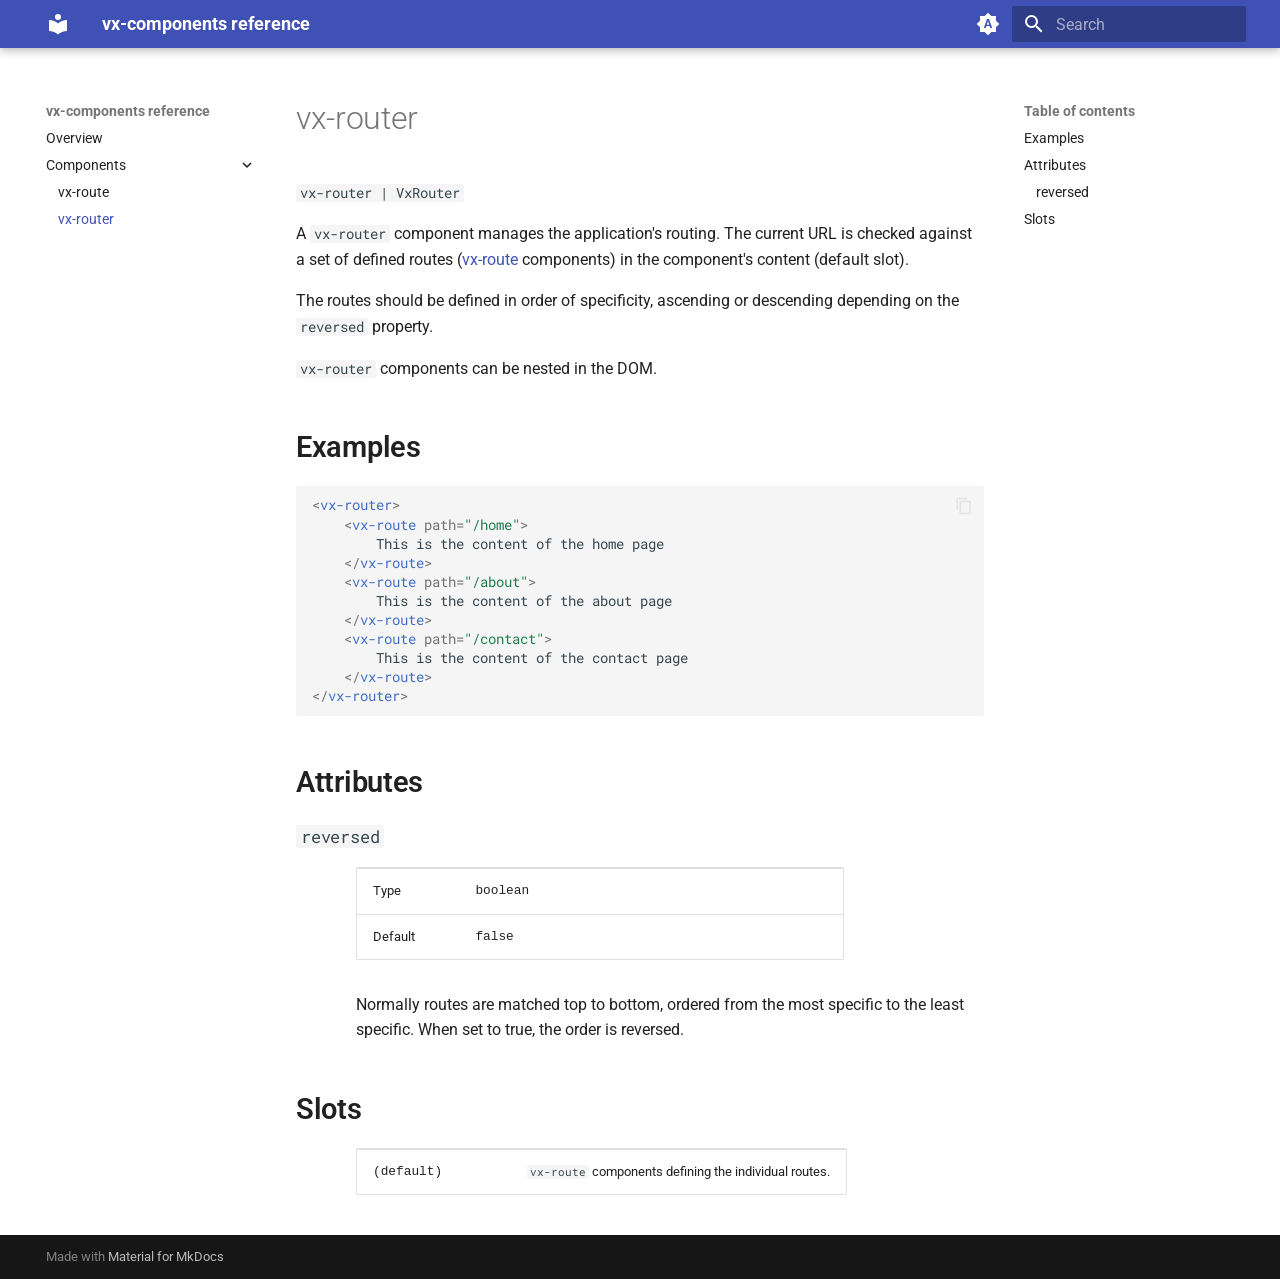
<file: Components/vx-router/index.html>
<!doctype html>
<html lang="en" class="no-js">
  <head>
    
      <meta charset="utf-8">
      <meta name="viewport" content="width=device-width,initial-scale=1">
      
      
      
      
        <link rel="prev" href="../vx-route/">
      
      
      
        
      
      
      <link rel="icon" href="../../assets/images/favicon.png">
      <meta name="generator" content="mkdocs-1.6.1, mkdocs-material-9.8.1">
    
    
      
        <title>vx-router - vx-components reference</title>
      
    
    
      <link rel="stylesheet" href="../../assets/stylesheets/main.57a0d79d.min.css">
      
        
        <link rel="stylesheet" href="../../assets/stylesheets/palette.fb2fffe2.min.css">
      
      


    
    
      
    
    
      
        
        
        <link rel="preconnect" href="https://fonts.gstatic.com" crossorigin>
        <link rel="stylesheet" href="https://fonts.googleapis.com/css?family=Roboto:300,300i,400,400i,700,700i%7CRoboto+Mono:400,400i,700,700i&display=fallback">
        <style>:root{--md-text-font:"Roboto";--md-code-font:"Roboto Mono"}</style>
      
    
    
      <link rel="stylesheet" href="../../extra.css">
    
    <script>__md_scope=new URL("../..",location),__md_hash=e=>[...e].reduce(((e,_)=>(e<<5)-e+_.charCodeAt(0)),0),__md_get=(e,_=localStorage,t=__md_scope)=>JSON.parse(_.getItem(t.pathname+"."+e)),__md_set=(e,_,t=localStorage,a=__md_scope)=>{try{t.setItem(a.pathname+"."+e,JSON.stringify(_))}catch(e){}}</script>
    
      

    
    
  </head>
  
  
    
    
      
    
    
    
    
    <body dir="ltr" data-md-color-scheme="default" data-md-color-primary="indigo" data-md-color-accent="indigo">
  
    
    <input class="md-toggle" data-md-toggle="drawer" type="checkbox" id="__drawer" autocomplete="off">
    <input class="md-toggle" data-md-toggle="search" type="checkbox" id="__search" autocomplete="off">
    <label class="md-overlay" for="__drawer"></label>
    <div data-md-component="skip">
      
        
        <a href="#vx-router" class="md-skip">
          Skip to content
        </a>
      
    </div>
    <div data-md-component="announce">
      
    </div>
    
    
      

  

<header class="md-header md-header--shadow" data-md-component="header">
  <nav class="md-header__inner md-grid" aria-label="Header">
    <a href="../.." title="vx-components reference" class="md-header__button md-logo" aria-label="vx-components reference" data-md-component="logo">
      
  
  <svg xmlns="http://www.w3.org/2000/svg" viewBox="0 0 24 24"><path d="M12 8a3 3 0 0 0 3-3 3 3 0 0 0-3-3 3 3 0 0 0-3 3 3 3 0 0 0 3 3m0 3.54C9.64 9.35 6.5 8 3 8v11c3.5 0 6.64 1.35 9 3.54 2.36-2.19 5.5-3.54 9-3.54V8c-3.5 0-6.64 1.35-9 3.54"/></svg>

    </a>
    <label class="md-header__button md-icon" for="__drawer">
      
      <svg xmlns="http://www.w3.org/2000/svg" viewBox="0 0 24 24"><path d="M3 6h18v2H3zm0 5h18v2H3zm0 5h18v2H3z"/></svg>
    </label>
    <div class="md-header__title" data-md-component="header-title">
      <div class="md-header__ellipsis">
        <div class="md-header__topic">
          <span class="md-ellipsis">
            vx-components reference
          </span>
        </div>
        <div class="md-header__topic" data-md-component="header-topic">
          <span class="md-ellipsis">
            
              vx-router
            
          </span>
        </div>
      </div>
    </div>
    
      
        <form class="md-header__option" data-md-component="palette">
  
    
    
    
    <input class="md-option" data-md-color-media="(prefers-color-scheme)" data-md-color-scheme="default" data-md-color-primary="indigo" data-md-color-accent="indigo"  aria-label="Switch to light mode"  type="radio" name="__palette" id="__palette_0">
    
      <label class="md-header__button md-icon" title="Switch to light mode" for="__palette_1" hidden>
        <svg xmlns="http://www.w3.org/2000/svg" viewBox="0 0 24 24"><path d="m14.3 16-.7-2h-3.2l-.7 2H7.8L11 7h2l3.2 9zM20 8.69V4h-4.69L12 .69 8.69 4H4v4.69L.69 12 4 15.31V20h4.69L12 23.31 15.31 20H20v-4.69L23.31 12zm-9.15 3.96h2.3L12 9z"/></svg>
      </label>
    
  
    
    
    
    <input class="md-option" data-md-color-media="(prefers-color-scheme: light)" data-md-color-scheme="default" data-md-color-primary="indigo" data-md-color-accent="indigo"  aria-label="Switch to dark mode"  type="radio" name="__palette" id="__palette_1">
    
      <label class="md-header__button md-icon" title="Switch to dark mode" for="__palette_2" hidden>
        <svg xmlns="http://www.w3.org/2000/svg" viewBox="0 0 24 24"><path d="M12 8a4 4 0 0 0-4 4 4 4 0 0 0 4 4 4 4 0 0 0 4-4 4 4 0 0 0-4-4m0 10a6 6 0 0 1-6-6 6 6 0 0 1 6-6 6 6 0 0 1 6 6 6 6 0 0 1-6 6m8-9.31V4h-4.69L12 .69 8.69 4H4v4.69L.69 12 4 15.31V20h4.69L12 23.31 15.31 20H20v-4.69L23.31 12z"/></svg>
      </label>
    
  
    
    
    
    <input class="md-option" data-md-color-media="(prefers-color-scheme: dark)" data-md-color-scheme="slate" data-md-color-primary="indigo" data-md-color-accent="indigo"  aria-label="Switch to system preference"  type="radio" name="__palette" id="__palette_2">
    
      <label class="md-header__button md-icon" title="Switch to system preference" for="__palette_0" hidden>
        <svg xmlns="http://www.w3.org/2000/svg" viewBox="0 0 24 24"><path d="M12 18c-.89 0-1.74-.2-2.5-.55C11.56 16.5 13 14.42 13 12s-1.44-4.5-3.5-5.45C10.26 6.2 11.11 6 12 6a6 6 0 0 1 6 6 6 6 0 0 1-6 6m8-9.31V4h-4.69L12 .69 8.69 4H4v4.69L.69 12 4 15.31V20h4.69L12 23.31 15.31 20H20v-4.69L23.31 12z"/></svg>
      </label>
    
  
</form>
      
    
    
      <script>var palette=__md_get("__palette");if(palette&&palette.color){if("(prefers-color-scheme)"===palette.color.media){var media=matchMedia("(prefers-color-scheme: light)"),input=document.querySelector(media.matches?"[data-md-color-media='(prefers-color-scheme: light)']":"[data-md-color-media='(prefers-color-scheme: dark)']");palette.color.media=input.getAttribute("data-md-color-media"),palette.color.scheme=input.getAttribute("data-md-color-scheme"),palette.color.primary=input.getAttribute("data-md-color-primary"),palette.color.accent=input.getAttribute("data-md-color-accent")}for(var[key,value]of Object.entries(palette.color))document.body.setAttribute("data-md-color-"+key,value)}</script>
    
    
    
      
      
        <label class="md-header__button md-icon" for="__search">
          
          <svg xmlns="http://www.w3.org/2000/svg" viewBox="0 0 24 24"><path d="M9.5 3A6.5 6.5 0 0 1 16 9.5c0 1.61-.59 3.09-1.56 4.23l.27.27h.79l5 5-1.5 1.5-5-5v-.79l-.27-.27A6.52 6.52 0 0 1 9.5 16 6.5 6.5 0 0 1 3 9.5 6.5 6.5 0 0 1 9.5 3m0 2C7 5 5 7 5 9.5S7 14 9.5 14 14 12 14 9.5 12 5 9.5 5"/></svg>
        </label>
        <div class="md-search" data-md-component="search" role="dialog">
  <label class="md-search__overlay" for="__search"></label>
  <div class="md-search__inner" role="search">
    <form class="md-search__form" name="search">
      <input type="text" class="md-search__input" name="query" aria-label="Search" placeholder="Search" autocapitalize="off" autocorrect="off" autocomplete="off" spellcheck="false" data-md-component="search-query" required>
      <label class="md-search__icon md-icon" for="__search">
        
        <svg xmlns="http://www.w3.org/2000/svg" viewBox="0 0 24 24"><path d="M9.5 3A6.5 6.5 0 0 1 16 9.5c0 1.61-.59 3.09-1.56 4.23l.27.27h.79l5 5-1.5 1.5-5-5v-.79l-.27-.27A6.52 6.52 0 0 1 9.5 16 6.5 6.5 0 0 1 3 9.5 6.5 6.5 0 0 1 9.5 3m0 2C7 5 5 7 5 9.5S7 14 9.5 14 14 12 14 9.5 12 5 9.5 5"/></svg>
        
        <svg xmlns="http://www.w3.org/2000/svg" viewBox="0 0 24 24"><path d="M20 11v2H8l5.5 5.5-1.42 1.42L4.16 12l7.92-7.92L13.5 5.5 8 11z"/></svg>
      </label>
      <nav class="md-search__options" aria-label="Search">
        
        <button type="reset" class="md-search__icon md-icon" title="Clear" aria-label="Clear" tabindex="-1">
          
          <svg xmlns="http://www.w3.org/2000/svg" viewBox="0 0 24 24"><path d="M19 6.41 17.59 5 12 10.59 6.41 5 5 6.41 10.59 12 5 17.59 6.41 19 12 13.41 17.59 19 19 17.59 13.41 12z"/></svg>
        </button>
      </nav>
      
    </form>
    <div class="md-search__output">
      <div class="md-search__scrollwrap" tabindex="0" data-md-scrollfix>
        <div class="md-search-result" data-md-component="search-result">
          <div class="md-search-result__meta">
            Initializing search
          </div>
          <ol class="md-search-result__list" role="presentation"></ol>
        </div>
      </div>
    </div>
  </div>
</div>
      
    
    
  </nav>
  
</header>
    
    <div class="md-container" data-md-component="container">
      
      
        
          
        
      
      <main class="md-main" data-md-component="main">
        <div class="md-main__inner md-grid">
          
            
              
              <div class="md-sidebar md-sidebar--primary" data-md-component="sidebar" data-md-type="navigation" >
                <div class="md-sidebar__scrollwrap">
                  <div class="md-sidebar__inner">
                    



<nav class="md-nav md-nav--primary" aria-label="Navigation" data-md-level="0">
  <label class="md-nav__title" for="__drawer">
    <a href="../.." title="vx-components reference" class="md-nav__button md-logo" aria-label="vx-components reference" data-md-component="logo">
      
  
  <svg xmlns="http://www.w3.org/2000/svg" viewBox="0 0 24 24"><path d="M12 8a3 3 0 0 0 3-3 3 3 0 0 0-3-3 3 3 0 0 0-3 3 3 3 0 0 0 3 3m0 3.54C9.64 9.35 6.5 8 3 8v11c3.5 0 6.64 1.35 9 3.54 2.36-2.19 5.5-3.54 9-3.54V8c-3.5 0-6.64 1.35-9 3.54"/></svg>

    </a>
    vx-components reference
  </label>
  
  <ul class="md-nav__list" data-md-scrollfix>
    
      
      
  
  
  
  
    <li class="md-nav__item">
      <a href="../.." class="md-nav__link">
        
  
  
  <span class="md-ellipsis">
    
  
    Overview
  

    
  </span>
  
  

      </a>
    </li>
  

    
      
      
  
  
    
  
  
  
    
    
    
    
    
    <li class="md-nav__item md-nav__item--active md-nav__item--nested">
      
        
        
        <input class="md-nav__toggle md-toggle " type="checkbox" id="__nav_2" checked>
        
          
          <label class="md-nav__link" for="__nav_2" id="__nav_2_label" tabindex="0">
            
  
  
  <span class="md-ellipsis">
    
  
    Components
  

    
  </span>
  
  

            <span class="md-nav__icon md-icon"></span>
          </label>
        
        <nav class="md-nav" data-md-level="1" aria-labelledby="__nav_2_label" aria-expanded="true">
          <label class="md-nav__title" for="__nav_2">
            <span class="md-nav__icon md-icon"></span>
            
  
    Components
  

          </label>
          <ul class="md-nav__list" data-md-scrollfix>
            
              
                
  
  
  
  
    <li class="md-nav__item">
      <a href="../vx-route/" class="md-nav__link">
        
  
  
  <span class="md-ellipsis">
    
  
    vx-route
  

    
  </span>
  
  

      </a>
    </li>
  

              
            
              
                
  
  
    
  
  
  
    <li class="md-nav__item md-nav__item--active">
      
      <input class="md-nav__toggle md-toggle" type="checkbox" id="__toc">
      
      
        
      
      
        <label class="md-nav__link md-nav__link--active" for="__toc">
          
  
  
  <span class="md-ellipsis">
    
  
    vx-router
  

    
  </span>
  
  

          <span class="md-nav__icon md-icon"></span>
        </label>
      
      <a href="./" class="md-nav__link md-nav__link--active">
        
  
  
  <span class="md-ellipsis">
    
  
    vx-router
  

    
  </span>
  
  

      </a>
      
        

<nav class="md-nav md-nav--secondary" aria-label="Table of contents">
  
  
  
    
  
  
    <label class="md-nav__title" for="__toc">
      <span class="md-nav__icon md-icon"></span>
      Table of contents
    </label>
    <ul class="md-nav__list" data-md-component="toc" data-md-scrollfix>
      
        <li class="md-nav__item">
  <a href="#examples" class="md-nav__link">
    <span class="md-ellipsis">
      
        Examples
      
    </span>
  </a>
  
</li>
      
        <li class="md-nav__item">
  <a href="#attributes" class="md-nav__link">
    <span class="md-ellipsis">
      
        Attributes
      
    </span>
  </a>
  
    <nav class="md-nav" aria-label="Attributes">
      <ul class="md-nav__list">
        
          <li class="md-nav__item">
  <a href="#reversed" class="md-nav__link">
    <span class="md-ellipsis">
      
        reversed
      
    </span>
  </a>
  
</li>
        
      </ul>
    </nav>
  
</li>
      
        <li class="md-nav__item">
  <a href="#slots" class="md-nav__link">
    <span class="md-ellipsis">
      
        Slots
      
    </span>
  </a>
  
</li>
      
    </ul>
  
</nav>
      
    </li>
  

              
            
          </ul>
        </nav>
      
    </li>
  

    
  </ul>
</nav>
                  </div>
                </div>
              </div>
            
            
              
              <div class="md-sidebar md-sidebar--secondary" data-md-component="sidebar" data-md-type="toc" >
                <div class="md-sidebar__scrollwrap">
                  <div class="md-sidebar__inner">
                    

<nav class="md-nav md-nav--secondary" aria-label="Table of contents">
  
  
  
    
  
  
    <label class="md-nav__title" for="__toc">
      <span class="md-nav__icon md-icon"></span>
      Table of contents
    </label>
    <ul class="md-nav__list" data-md-component="toc" data-md-scrollfix>
      
        <li class="md-nav__item">
  <a href="#examples" class="md-nav__link">
    <span class="md-ellipsis">
      
        Examples
      
    </span>
  </a>
  
</li>
      
        <li class="md-nav__item">
  <a href="#attributes" class="md-nav__link">
    <span class="md-ellipsis">
      
        Attributes
      
    </span>
  </a>
  
    <nav class="md-nav" aria-label="Attributes">
      <ul class="md-nav__list">
        
          <li class="md-nav__item">
  <a href="#reversed" class="md-nav__link">
    <span class="md-ellipsis">
      
        reversed
      
    </span>
  </a>
  
</li>
        
      </ul>
    </nav>
  
</li>
      
        <li class="md-nav__item">
  <a href="#slots" class="md-nav__link">
    <span class="md-ellipsis">
      
        Slots
      
    </span>
  </a>
  
</li>
      
    </ul>
  
</nav>
                  </div>
                </div>
              </div>
            
          
          
            <div class="md-content" data-md-component="content">
              
              <article class="md-content__inner md-typeset">
                
                  



<h1 id="vx-router">vx-router</h1>
<p><code>vx-router | VxRouter</code></p>
<p>A <code>vx-router</code> component manages the application's routing.  The current URL is checked against a set of
defined routes (<a href="../vx-route/">vx-route</a> components) in the component's content (default slot).</p>
<p>The routes should be defined in order of specificity, ascending or descending depending on the
<code>reversed</code> property.</p>
<p><code>vx-router</code> components can be nested in the DOM. </p>
<h2 id="examples">Examples</h2>
<div class="language-html highlight"><pre><span></span><code><span id="__span-0-1"><a id="__codelineno-0-1" name="__codelineno-0-1" href="#__codelineno-0-1"></a><span class="p">&lt;</span><span class="nt">vx-router</span><span class="p">&gt;</span>
</span><span id="__span-0-2"><a id="__codelineno-0-2" name="__codelineno-0-2" href="#__codelineno-0-2"></a>    <span class="p">&lt;</span><span class="nt">vx-route</span> <span class="na">path</span><span class="o">=</span><span class="s">"/home"</span><span class="p">&gt;</span>
</span><span id="__span-0-3"><a id="__codelineno-0-3" name="__codelineno-0-3" href="#__codelineno-0-3"></a>        This is the content of the home page
</span><span id="__span-0-4"><a id="__codelineno-0-4" name="__codelineno-0-4" href="#__codelineno-0-4"></a>    <span class="p">&lt;/</span><span class="nt">vx-route</span><span class="p">&gt;</span>
</span><span id="__span-0-5"><a id="__codelineno-0-5" name="__codelineno-0-5" href="#__codelineno-0-5"></a>    <span class="p">&lt;</span><span class="nt">vx-route</span> <span class="na">path</span><span class="o">=</span><span class="s">"/about"</span><span class="p">&gt;</span>
</span><span id="__span-0-6"><a id="__codelineno-0-6" name="__codelineno-0-6" href="#__codelineno-0-6"></a>        This is the content of the about page
</span><span id="__span-0-7"><a id="__codelineno-0-7" name="__codelineno-0-7" href="#__codelineno-0-7"></a>    <span class="p">&lt;/</span><span class="nt">vx-route</span><span class="p">&gt;</span>
</span><span id="__span-0-8"><a id="__codelineno-0-8" name="__codelineno-0-8" href="#__codelineno-0-8"></a>    <span class="p">&lt;</span><span class="nt">vx-route</span> <span class="na">path</span><span class="o">=</span><span class="s">"/contact"</span><span class="p">&gt;</span>
</span><span id="__span-0-9"><a id="__codelineno-0-9" name="__codelineno-0-9" href="#__codelineno-0-9"></a>        This is the content of the contact page
</span><span id="__span-0-10"><a id="__codelineno-0-10" name="__codelineno-0-10" href="#__codelineno-0-10"></a>    <span class="p">&lt;/</span><span class="nt">vx-route</span><span class="p">&gt;</span>
</span><span id="__span-0-11"><a id="__codelineno-0-11" name="__codelineno-0-11" href="#__codelineno-0-11"></a><span class="p">&lt;/</span><span class="nt">vx-router</span><span class="p">&gt;</span>
</span></code></pre></div>
<h2 id="attributes">Attributes</h2>
<h3 id="reversed"><code>reversed</code></h3>
<div class="vx_property">
<table>
    <tr><td>Type</td>   <td>boolean</td></tr>
    <tr><td>Default</td><td>false</td></tr>
</table>
<p>Normally routes are matched top to bottom, ordered from the most specific to the 
least specific.  When set to true, the order is reversed.</p>
</div>
<h2 id="slots">Slots</h2>
<div class="vx_event">
<table>
    <tr><td>(default)</td>   <td><code>vx-route</code> components defining the individual routes.</td></tr>
</table>
</div>












                
              </article>
            </div>
          
          
<script>var target=document.getElementById(location.hash.slice(1));target&&target.name&&(target.checked=target.name.startsWith("__tabbed_"))</script>
        </div>
        
      </main>
      
        <footer class="md-footer">
  
  <div class="md-footer-meta md-typeset">
    <div class="md-footer-meta__inner md-grid">
      <div class="md-copyright">
  
  
    Made with
    <a href="https://squidfunk.github.io/mkdocs-material/" target="_blank" rel="noopener">
      Material for MkDocs
    </a>
  
</div>
      
    </div>
  </div>
</footer>
      
    </div>
    <div class="md-dialog" data-md-component="dialog">
      <div class="md-dialog__inner md-typeset"></div>
    </div>
    
    
    
      
      
      <script id="__config" type="application/json">{"annotate": null, "base": "../..", "features": ["content.code.copy"], "search": "../../assets/javascripts/workers/search.a7633da7.min.js", "tags": null, "translations": {"clipboard.copied": "Copied to clipboard", "clipboard.copy": "Copy to clipboard", "search.result.more.one": "1 more on this page", "search.result.more.other": "# more on this page", "search.result.none": "No matching documents", "search.result.one": "1 matching document", "search.result.other": "# matching documents", "search.result.placeholder": "Type to start searching", "search.result.term.missing": "Missing", "select.version": "Select version"}, "version": null}</script>
    
    
      <script src="../../assets/javascripts/bundle.a5f9d56c.min.js"></script>
      
    
  </body>
</html>
</file>
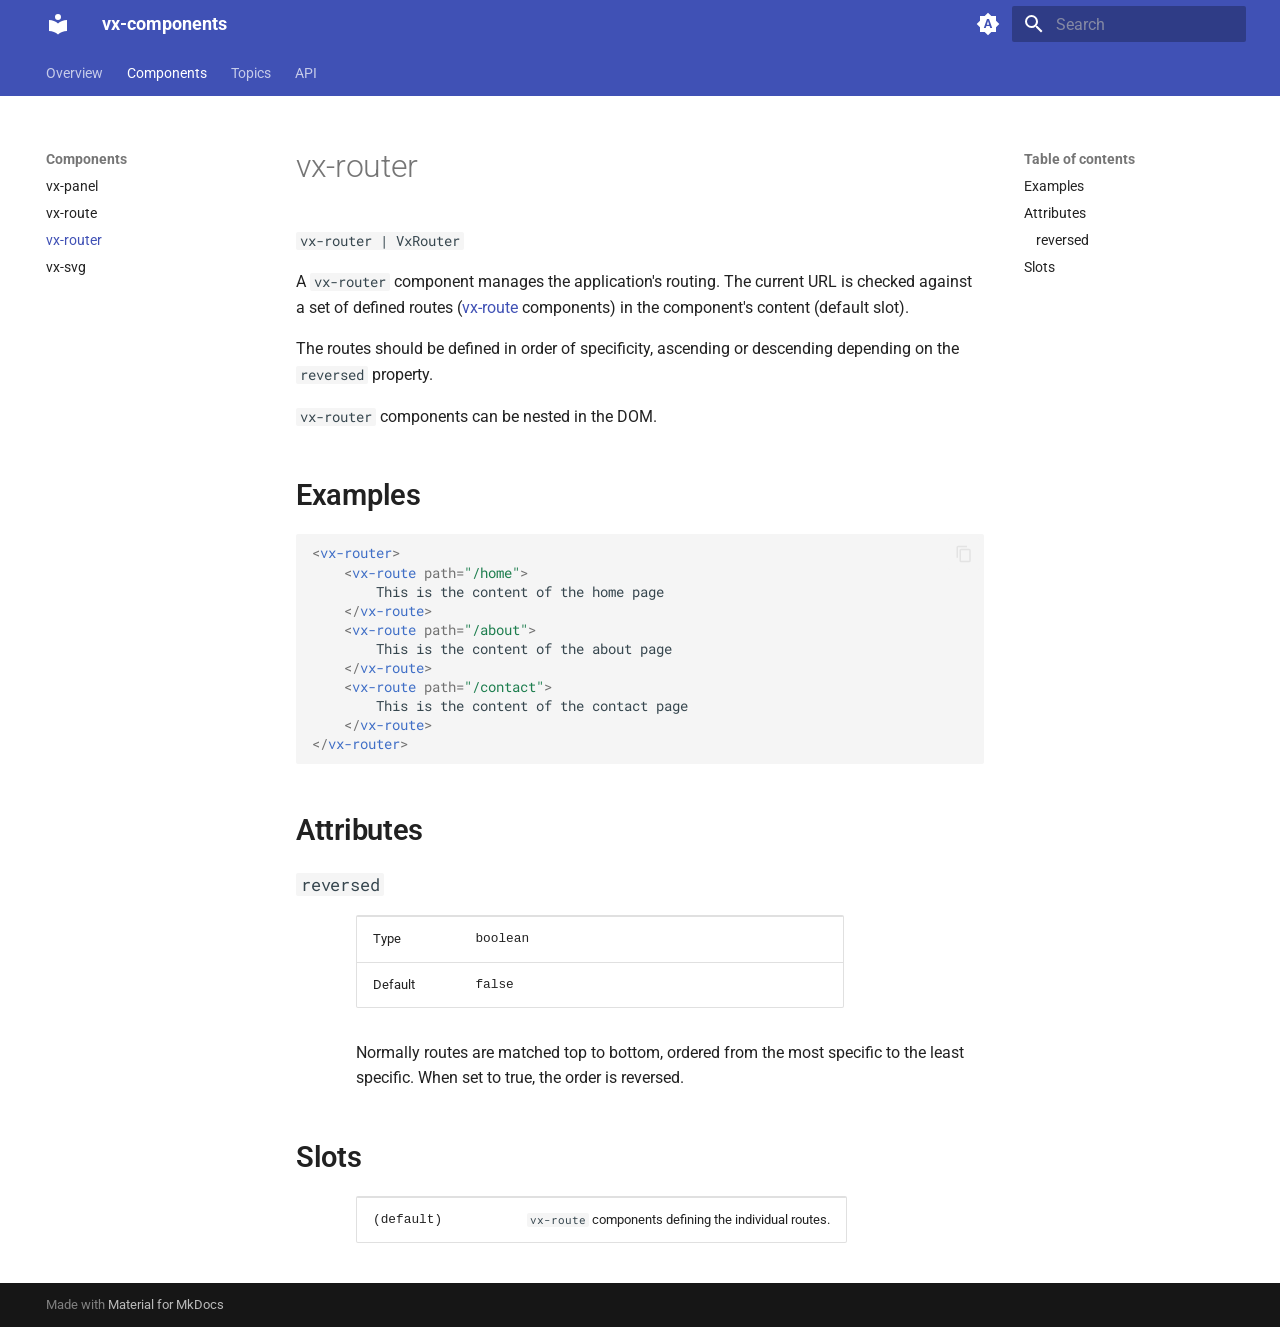
<file: components/vx-router/index.html>
<!doctype html>
<html lang="en" class="no-js">
  <head>
    
      <meta charset="utf-8">
      <meta name="viewport" content="width=device-width,initial-scale=1">
      
      
      
        <link rel="canonical" href="https://vpuska.github.io/vx-docs/components/vx-router/">
      
      
        <link rel="prev" href="../vx-route/">
      
      
        <link rel="next" href="../vx-svg/">
      
      
        
      
      
      <link rel="icon" href="../../assets/images/favicon.png">
      <meta name="generator" content="mkdocs-1.6.1, mkdocs-material-9.8.1">
    
    
  <title>vx-components</title>

    
      <link rel="stylesheet" href="../../assets/stylesheets/main.57a0d79d.min.css">
      
        
        <link rel="stylesheet" href="../../assets/stylesheets/palette.fb2fffe2.min.css">
      
      


    
    
      
    
    
      
        
        
        <link rel="preconnect" href="https://fonts.gstatic.com" crossorigin>
        <link rel="stylesheet" href="https://fonts.googleapis.com/css?family=Roboto:300,300i,400,400i,700,700i%7CRoboto+Mono:400,400i,700,700i&display=fallback">
        <style>:root{--md-text-font:"Roboto";--md-code-font:"Roboto Mono"}</style>
      
    
    
      <link rel="stylesheet" href="../../extra.css">
    
    <script>__md_scope=new URL("../..",location),__md_hash=e=>[...e].reduce(((e,_)=>(e<<5)-e+_.charCodeAt(0)),0),__md_get=(e,_=localStorage,t=__md_scope)=>JSON.parse(_.getItem(t.pathname+"."+e)),__md_set=(e,_,t=localStorage,a=__md_scope)=>{try{t.setItem(a.pathname+"."+e,JSON.stringify(_))}catch(e){}}</script>
    
      

    
    
    
    <script src="../../js/vx-ghdocs.js"></script>
    <script src="../../js/demo.js"></script>

  </head>
  
  
    
    
      
    
    
    
    
    <body dir="ltr" data-md-color-scheme="default" data-md-color-primary="indigo" data-md-color-accent="indigo">
  
    
    <input class="md-toggle" data-md-toggle="drawer" type="checkbox" id="__drawer" autocomplete="off">
    <input class="md-toggle" data-md-toggle="search" type="checkbox" id="__search" autocomplete="off">
    <label class="md-overlay" for="__drawer"></label>
    <div data-md-component="skip">
      
        
        <a href="#vx-router" class="md-skip">
          Skip to content
        </a>
      
    </div>
    <div data-md-component="announce">
      
    </div>
    
    
      

<header class="md-header" data-md-component="header">
  <nav class="md-header__inner md-grid" aria-label="Header">
    <a href="../.." title="vx-components" class="md-header__button md-logo" aria-label="vx-components" data-md-component="logo">
      
  
  <svg xmlns="http://www.w3.org/2000/svg" viewBox="0 0 24 24"><path d="M12 8a3 3 0 0 0 3-3 3 3 0 0 0-3-3 3 3 0 0 0-3 3 3 3 0 0 0 3 3m0 3.54C9.64 9.35 6.5 8 3 8v11c3.5 0 6.64 1.35 9 3.54 2.36-2.19 5.5-3.54 9-3.54V8c-3.5 0-6.64 1.35-9 3.54"/></svg>

    </a>
    <label class="md-header__button md-icon" for="__drawer">
      
      <svg xmlns="http://www.w3.org/2000/svg" viewBox="0 0 24 24"><path d="M3 6h18v2H3zm0 5h18v2H3zm0 5h18v2H3z"/></svg>
    </label>
    <div class="md-header__title" data-md-component="header-title">
      <div class="md-header__ellipsis">
        <div class="md-header__topic">
          <span class="md-ellipsis">
            vx-components
          </span>
        </div>
        <div class="md-header__topic" data-md-component="header-topic">
          <span class="md-ellipsis">
            
              vx-router
            
          </span>
        </div>
      </div>
    </div>
    
      
        <form class="md-header__option" data-md-component="palette">
  
    
    
    
    <input class="md-option" data-md-color-media="(prefers-color-scheme)" data-md-color-scheme="default" data-md-color-primary="indigo" data-md-color-accent="indigo"  aria-label="Switch to light mode"  type="radio" name="__palette" id="__palette_0">
    
      <label class="md-header__button md-icon" title="Switch to light mode" for="__palette_1" hidden>
        <svg xmlns="http://www.w3.org/2000/svg" viewBox="0 0 24 24"><path d="m14.3 16-.7-2h-3.2l-.7 2H7.8L11 7h2l3.2 9zM20 8.69V4h-4.69L12 .69 8.69 4H4v4.69L.69 12 4 15.31V20h4.69L12 23.31 15.31 20H20v-4.69L23.31 12zm-9.15 3.96h2.3L12 9z"/></svg>
      </label>
    
  
    
    
    
    <input class="md-option" data-md-color-media="(prefers-color-scheme: light)" data-md-color-scheme="default" data-md-color-primary="indigo" data-md-color-accent="indigo"  aria-label="Switch to dark mode"  type="radio" name="__palette" id="__palette_1">
    
      <label class="md-header__button md-icon" title="Switch to dark mode" for="__palette_2" hidden>
        <svg xmlns="http://www.w3.org/2000/svg" viewBox="0 0 24 24"><path d="M12 8a4 4 0 0 0-4 4 4 4 0 0 0 4 4 4 4 0 0 0 4-4 4 4 0 0 0-4-4m0 10a6 6 0 0 1-6-6 6 6 0 0 1 6-6 6 6 0 0 1 6 6 6 6 0 0 1-6 6m8-9.31V4h-4.69L12 .69 8.69 4H4v4.69L.69 12 4 15.31V20h4.69L12 23.31 15.31 20H20v-4.69L23.31 12z"/></svg>
      </label>
    
  
    
    
    
    <input class="md-option" data-md-color-media="(prefers-color-scheme: dark)" data-md-color-scheme="slate" data-md-color-primary="indigo" data-md-color-accent="indigo"  aria-label="Switch to system preference"  type="radio" name="__palette" id="__palette_2">
    
      <label class="md-header__button md-icon" title="Switch to system preference" for="__palette_0" hidden>
        <svg xmlns="http://www.w3.org/2000/svg" viewBox="0 0 24 24"><path d="M12 18c-.89 0-1.74-.2-2.5-.55C11.56 16.5 13 14.42 13 12s-1.44-4.5-3.5-5.45C10.26 6.2 11.11 6 12 6a6 6 0 0 1 6 6 6 6 0 0 1-6 6m8-9.31V4h-4.69L12 .69 8.69 4H4v4.69L.69 12 4 15.31V20h4.69L12 23.31 15.31 20H20v-4.69L23.31 12z"/></svg>
      </label>
    
  
</form>
      
    
    
      <script>var palette=__md_get("__palette");if(palette&&palette.color){if("(prefers-color-scheme)"===palette.color.media){var media=matchMedia("(prefers-color-scheme: light)"),input=document.querySelector(media.matches?"[data-md-color-media='(prefers-color-scheme: light)']":"[data-md-color-media='(prefers-color-scheme: dark)']");palette.color.media=input.getAttribute("data-md-color-media"),palette.color.scheme=input.getAttribute("data-md-color-scheme"),palette.color.primary=input.getAttribute("data-md-color-primary"),palette.color.accent=input.getAttribute("data-md-color-accent")}for(var[key,value]of Object.entries(palette.color))document.body.setAttribute("data-md-color-"+key,value)}</script>
    
    
    
      
      
        <label class="md-header__button md-icon" for="__search">
          
          <svg xmlns="http://www.w3.org/2000/svg" viewBox="0 0 24 24"><path d="M9.5 3A6.5 6.5 0 0 1 16 9.5c0 1.61-.59 3.09-1.56 4.23l.27.27h.79l5 5-1.5 1.5-5-5v-.79l-.27-.27A6.52 6.52 0 0 1 9.5 16 6.5 6.5 0 0 1 3 9.5 6.5 6.5 0 0 1 9.5 3m0 2C7 5 5 7 5 9.5S7 14 9.5 14 14 12 14 9.5 12 5 9.5 5"/></svg>
        </label>
        <div class="md-search" data-md-component="search" role="dialog">
  <label class="md-search__overlay" for="__search"></label>
  <div class="md-search__inner" role="search">
    <form class="md-search__form" name="search">
      <input type="text" class="md-search__input" name="query" aria-label="Search" placeholder="Search" autocapitalize="off" autocorrect="off" autocomplete="off" spellcheck="false" data-md-component="search-query" required>
      <label class="md-search__icon md-icon" for="__search">
        
        <svg xmlns="http://www.w3.org/2000/svg" viewBox="0 0 24 24"><path d="M9.5 3A6.5 6.5 0 0 1 16 9.5c0 1.61-.59 3.09-1.56 4.23l.27.27h.79l5 5-1.5 1.5-5-5v-.79l-.27-.27A6.52 6.52 0 0 1 9.5 16 6.5 6.5 0 0 1 3 9.5 6.5 6.5 0 0 1 9.5 3m0 2C7 5 5 7 5 9.5S7 14 9.5 14 14 12 14 9.5 12 5 9.5 5"/></svg>
        
        <svg xmlns="http://www.w3.org/2000/svg" viewBox="0 0 24 24"><path d="M20 11v2H8l5.5 5.5-1.42 1.42L4.16 12l7.92-7.92L13.5 5.5 8 11z"/></svg>
      </label>
      <nav class="md-search__options" aria-label="Search">
        
        <button type="reset" class="md-search__icon md-icon" title="Clear" aria-label="Clear" tabindex="-1">
          
          <svg xmlns="http://www.w3.org/2000/svg" viewBox="0 0 24 24"><path d="M19 6.41 17.59 5 12 10.59 6.41 5 5 6.41 10.59 12 5 17.59 6.41 19 12 13.41 17.59 19 19 17.59 13.41 12z"/></svg>
        </button>
      </nav>
      
    </form>
    <div class="md-search__output">
      <div class="md-search__scrollwrap" tabindex="0" data-md-scrollfix>
        <div class="md-search-result" data-md-component="search-result">
          <div class="md-search-result__meta">
            Initializing search
          </div>
          <ol class="md-search-result__list" role="presentation"></ol>
        </div>
      </div>
    </div>
  </div>
</div>
      
    
    
  </nav>
  
</header>
    
    <div class="md-container" data-md-component="container">
      
      
        
          
            
<nav class="md-tabs" aria-label="Tabs" data-md-component="tabs">
  <div class="md-grid">
    <ul class="md-tabs__list">
      
        
  
  
  
  
    <li class="md-tabs__item">
      <a href="../.." class="md-tabs__link">
        
  
  
    
  
  Overview

      </a>
    </li>
  

      
        
  
  
  
    
  
  
    
    
      <li class="md-tabs__item md-tabs__item--active">
        <a href="../vx-panel/" class="md-tabs__link">
          
  
  
  Components

        </a>
      </li>
    
  

      
        
  
  
  
  
    
    
      <li class="md-tabs__item">
        <a href="../../topics/svg/" class="md-tabs__link">
          
  
  
  Topics

        </a>
      </li>
    
  

      
        
  
  
  
  
    
    
      <li class="md-tabs__item">
        <a href="../../api/svg/" class="md-tabs__link">
          
  
  
  API

        </a>
      </li>
    
  

      
    </ul>
  </div>
</nav>
          
        
      
      <main class="md-main" data-md-component="main">
        <div class="md-main__inner md-grid">
          
            
              
              <div class="md-sidebar md-sidebar--primary" data-md-component="sidebar" data-md-type="navigation" >
                <div class="md-sidebar__scrollwrap">
                  <div class="md-sidebar__inner">
                    


  


<nav class="md-nav md-nav--primary md-nav--lifted" aria-label="Navigation" data-md-level="0">
  <label class="md-nav__title" for="__drawer">
    <a href="../.." title="vx-components" class="md-nav__button md-logo" aria-label="vx-components" data-md-component="logo">
      
  
  <svg xmlns="http://www.w3.org/2000/svg" viewBox="0 0 24 24"><path d="M12 8a3 3 0 0 0 3-3 3 3 0 0 0-3-3 3 3 0 0 0-3 3 3 3 0 0 0 3 3m0 3.54C9.64 9.35 6.5 8 3 8v11c3.5 0 6.64 1.35 9 3.54 2.36-2.19 5.5-3.54 9-3.54V8c-3.5 0-6.64 1.35-9 3.54"/></svg>

    </a>
    vx-components
  </label>
  
  <ul class="md-nav__list" data-md-scrollfix>
    
      
      
  
  
  
  
    <li class="md-nav__item">
      <a href="../.." class="md-nav__link">
        
  
  
  <span class="md-ellipsis">
    
  
    Overview
  

    
  </span>
  
  

      </a>
    </li>
  

    
      
      
  
  
    
  
  
  
    
    
    
    
      
        
        
      
      
    
    
    <li class="md-nav__item md-nav__item--active md-nav__item--section md-nav__item--nested">
      
        
        
        <input class="md-nav__toggle md-toggle " type="checkbox" id="__nav_2" checked>
        
          
          <label class="md-nav__link" for="__nav_2" id="__nav_2_label" tabindex="">
            
  
  
  <span class="md-ellipsis">
    
  
    Components
  

    
  </span>
  
  

            <span class="md-nav__icon md-icon"></span>
          </label>
        
        <nav class="md-nav" data-md-level="1" aria-labelledby="__nav_2_label" aria-expanded="true">
          <label class="md-nav__title" for="__nav_2">
            <span class="md-nav__icon md-icon"></span>
            
  
    Components
  

          </label>
          <ul class="md-nav__list" data-md-scrollfix>
            
              
                
  
  
  
  
    <li class="md-nav__item">
      <a href="../vx-panel/" class="md-nav__link">
        
  
  
  <span class="md-ellipsis">
    
  
    vx-panel
  

    
  </span>
  
  

      </a>
    </li>
  

              
            
              
                
  
  
  
  
    <li class="md-nav__item">
      <a href="../vx-route/" class="md-nav__link">
        
  
  
  <span class="md-ellipsis">
    
  
    vx-route
  

    
  </span>
  
  

      </a>
    </li>
  

              
            
              
                
  
  
    
  
  
  
    <li class="md-nav__item md-nav__item--active">
      
      <input class="md-nav__toggle md-toggle" type="checkbox" id="__toc">
      
      
        
      
      
        <label class="md-nav__link md-nav__link--active" for="__toc">
          
  
  
  <span class="md-ellipsis">
    
  
    vx-router
  

    
  </span>
  
  

          <span class="md-nav__icon md-icon"></span>
        </label>
      
      <a href="./" class="md-nav__link md-nav__link--active">
        
  
  
  <span class="md-ellipsis">
    
  
    vx-router
  

    
  </span>
  
  

      </a>
      
        

<nav class="md-nav md-nav--secondary" aria-label="Table of contents">
  
  
  
    
  
  
    <label class="md-nav__title" for="__toc">
      <span class="md-nav__icon md-icon"></span>
      Table of contents
    </label>
    <ul class="md-nav__list" data-md-component="toc" data-md-scrollfix>
      
        <li class="md-nav__item">
  <a href="#examples" class="md-nav__link">
    <span class="md-ellipsis">
      
        Examples
      
    </span>
  </a>
  
</li>
      
        <li class="md-nav__item">
  <a href="#attributes" class="md-nav__link">
    <span class="md-ellipsis">
      
        Attributes
      
    </span>
  </a>
  
    <nav class="md-nav" aria-label="Attributes">
      <ul class="md-nav__list">
        
          <li class="md-nav__item">
  <a href="#reversed" class="md-nav__link">
    <span class="md-ellipsis">
      
        reversed
      
    </span>
  </a>
  
</li>
        
      </ul>
    </nav>
  
</li>
      
        <li class="md-nav__item">
  <a href="#slots" class="md-nav__link">
    <span class="md-ellipsis">
      
        Slots
      
    </span>
  </a>
  
</li>
      
    </ul>
  
</nav>
      
    </li>
  

              
            
              
                
  
  
  
  
    <li class="md-nav__item">
      <a href="../vx-svg/" class="md-nav__link">
        
  
  
  <span class="md-ellipsis">
    
  
    vx-svg
  

    
  </span>
  
  

      </a>
    </li>
  

              
            
          </ul>
        </nav>
      
    </li>
  

    
      
      
  
  
  
  
    
    
    
    
      
      
    
    
    <li class="md-nav__item md-nav__item--nested">
      
        
        
        <input class="md-nav__toggle md-toggle " type="checkbox" id="__nav_3" >
        
          
          <label class="md-nav__link" for="__nav_3" id="__nav_3_label" tabindex="0">
            
  
  
  <span class="md-ellipsis">
    
  
    Topics
  

    
  </span>
  
  

            <span class="md-nav__icon md-icon"></span>
          </label>
        
        <nav class="md-nav" data-md-level="1" aria-labelledby="__nav_3_label" aria-expanded="false">
          <label class="md-nav__title" for="__nav_3">
            <span class="md-nav__icon md-icon"></span>
            
  
    Topics
  

          </label>
          <ul class="md-nav__list" data-md-scrollfix>
            
              
                
  
  
  
  
    <li class="md-nav__item">
      <a href="../../topics/svg/" class="md-nav__link">
        
  
  
  <span class="md-ellipsis">
    
  
    SVG Libraries
  

    
  </span>
  
  

      </a>
    </li>
  

              
            
          </ul>
        </nav>
      
    </li>
  

    
      
      
  
  
  
  
    
    
    
    
      
      
    
    
    <li class="md-nav__item md-nav__item--nested">
      
        
        
        <input class="md-nav__toggle md-toggle " type="checkbox" id="__nav_4" >
        
          
          <label class="md-nav__link" for="__nav_4" id="__nav_4_label" tabindex="0">
            
  
  
  <span class="md-ellipsis">
    
  
    API
  

    
  </span>
  
  

            <span class="md-nav__icon md-icon"></span>
          </label>
        
        <nav class="md-nav" data-md-level="1" aria-labelledby="__nav_4_label" aria-expanded="false">
          <label class="md-nav__title" for="__nav_4">
            <span class="md-nav__icon md-icon"></span>
            
  
    API
  

          </label>
          <ul class="md-nav__list" data-md-scrollfix>
            
              
                
  
  
  
  
    <li class="md-nav__item">
      <a href="../../api/svg/" class="md-nav__link">
        
  
  
  <span class="md-ellipsis">
    
  
    svg Library
  

    
  </span>
  
  

      </a>
    </li>
  

              
            
          </ul>
        </nav>
      
    </li>
  

    
  </ul>
</nav>
                  </div>
                </div>
              </div>
            
            
              
              <div class="md-sidebar md-sidebar--secondary" data-md-component="sidebar" data-md-type="toc" >
                <div class="md-sidebar__scrollwrap">
                  <div class="md-sidebar__inner">
                    

<nav class="md-nav md-nav--secondary" aria-label="Table of contents">
  
  
  
    
  
  
    <label class="md-nav__title" for="__toc">
      <span class="md-nav__icon md-icon"></span>
      Table of contents
    </label>
    <ul class="md-nav__list" data-md-component="toc" data-md-scrollfix>
      
        <li class="md-nav__item">
  <a href="#examples" class="md-nav__link">
    <span class="md-ellipsis">
      
        Examples
      
    </span>
  </a>
  
</li>
      
        <li class="md-nav__item">
  <a href="#attributes" class="md-nav__link">
    <span class="md-ellipsis">
      
        Attributes
      
    </span>
  </a>
  
    <nav class="md-nav" aria-label="Attributes">
      <ul class="md-nav__list">
        
          <li class="md-nav__item">
  <a href="#reversed" class="md-nav__link">
    <span class="md-ellipsis">
      
        reversed
      
    </span>
  </a>
  
</li>
        
      </ul>
    </nav>
  
</li>
      
        <li class="md-nav__item">
  <a href="#slots" class="md-nav__link">
    <span class="md-ellipsis">
      
        Slots
      
    </span>
  </a>
  
</li>
      
    </ul>
  
</nav>
                  </div>
                </div>
              </div>
            
          
          
            <div class="md-content" data-md-component="content">
              
              <article class="md-content__inner md-typeset">
                
                  



<h1 id="vx-router">vx-router</h1>
<p><code>vx-router | VxRouter</code></p>
<p>A <code>vx-router</code> component manages the application's routing.  The current URL is checked against a set of
defined routes (<a href="../vx-route/">vx-route</a> components) in the component's content (default slot).</p>
<p>The routes should be defined in order of specificity, ascending or descending depending on the
<code>reversed</code> property.</p>
<p><code>vx-router</code> components can be nested in the DOM. </p>
<h2 id="examples">Examples</h2>
<div class="language-html highlight"><pre><span></span><code><span id="__span-0-1"><a id="__codelineno-0-1" name="__codelineno-0-1" href="#__codelineno-0-1"></a><span class="p">&lt;</span><span class="nt">vx-router</span><span class="p">&gt;</span>
</span><span id="__span-0-2"><a id="__codelineno-0-2" name="__codelineno-0-2" href="#__codelineno-0-2"></a>    <span class="p">&lt;</span><span class="nt">vx-route</span> <span class="na">path</span><span class="o">=</span><span class="s">"/home"</span><span class="p">&gt;</span>
</span><span id="__span-0-3"><a id="__codelineno-0-3" name="__codelineno-0-3" href="#__codelineno-0-3"></a>        This is the content of the home page
</span><span id="__span-0-4"><a id="__codelineno-0-4" name="__codelineno-0-4" href="#__codelineno-0-4"></a>    <span class="p">&lt;/</span><span class="nt">vx-route</span><span class="p">&gt;</span>
</span><span id="__span-0-5"><a id="__codelineno-0-5" name="__codelineno-0-5" href="#__codelineno-0-5"></a>    <span class="p">&lt;</span><span class="nt">vx-route</span> <span class="na">path</span><span class="o">=</span><span class="s">"/about"</span><span class="p">&gt;</span>
</span><span id="__span-0-6"><a id="__codelineno-0-6" name="__codelineno-0-6" href="#__codelineno-0-6"></a>        This is the content of the about page
</span><span id="__span-0-7"><a id="__codelineno-0-7" name="__codelineno-0-7" href="#__codelineno-0-7"></a>    <span class="p">&lt;/</span><span class="nt">vx-route</span><span class="p">&gt;</span>
</span><span id="__span-0-8"><a id="__codelineno-0-8" name="__codelineno-0-8" href="#__codelineno-0-8"></a>    <span class="p">&lt;</span><span class="nt">vx-route</span> <span class="na">path</span><span class="o">=</span><span class="s">"/contact"</span><span class="p">&gt;</span>
</span><span id="__span-0-9"><a id="__codelineno-0-9" name="__codelineno-0-9" href="#__codelineno-0-9"></a>        This is the content of the contact page
</span><span id="__span-0-10"><a id="__codelineno-0-10" name="__codelineno-0-10" href="#__codelineno-0-10"></a>    <span class="p">&lt;/</span><span class="nt">vx-route</span><span class="p">&gt;</span>
</span><span id="__span-0-11"><a id="__codelineno-0-11" name="__codelineno-0-11" href="#__codelineno-0-11"></a><span class="p">&lt;/</span><span class="nt">vx-router</span><span class="p">&gt;</span>
</span></code></pre></div>
<h2 id="attributes">Attributes</h2>
<h3 id="reversed"><code>reversed</code></h3>
<div class="vx_property">
<table>
    <tr><td>Type</td>   <td>boolean</td></tr>
    <tr><td>Default</td><td>false</td></tr>
</table>
<p>Normally routes are matched top to bottom, ordered from the most specific to the 
least specific.  When set to true, the order is reversed.</p>
</div>
<h2 id="slots">Slots</h2>
<div class="vx_event">
<table>
    <tr><td>(default)</td>   <td><code>vx-route</code> components defining the individual routes.</td></tr>
</table>
</div>












                
              </article>
            </div>
          
          
<script>var target=document.getElementById(location.hash.slice(1));target&&target.name&&(target.checked=target.name.startsWith("__tabbed_"))</script>
        </div>
        
      </main>
      
        <footer class="md-footer">
  
  <div class="md-footer-meta md-typeset">
    <div class="md-footer-meta__inner md-grid">
      <div class="md-copyright">
  
  
    Made with
    <a href="https://squidfunk.github.io/mkdocs-material/" target="_blank" rel="noopener">
      Material for MkDocs
    </a>
  
</div>
      
    </div>
  </div>
</footer>
      
    </div>
    <div class="md-dialog" data-md-component="dialog">
      <div class="md-dialog__inner md-typeset"></div>
    </div>
    
    
    
      
      
      <script id="__config" type="application/json">{"annotate": null, "base": "../..", "features": ["content.code.copy", "navigation.tabs", "navigation.instant"], "search": "../../assets/javascripts/workers/search.a7633da7.min.js", "tags": null, "translations": {"clipboard.copied": "Copied to clipboard", "clipboard.copy": "Copy to clipboard", "search.result.more.one": "1 more on this page", "search.result.more.other": "# more on this page", "search.result.none": "No matching documents", "search.result.one": "1 matching document", "search.result.other": "# matching documents", "search.result.placeholder": "Type to start searching", "search.result.term.missing": "Missing", "select.version": "Select version"}, "version": null}</script>
    
    
      <script src="../../assets/javascripts/bundle.a5f9d56c.min.js"></script>
      
    
  </body>
</html>
</file>
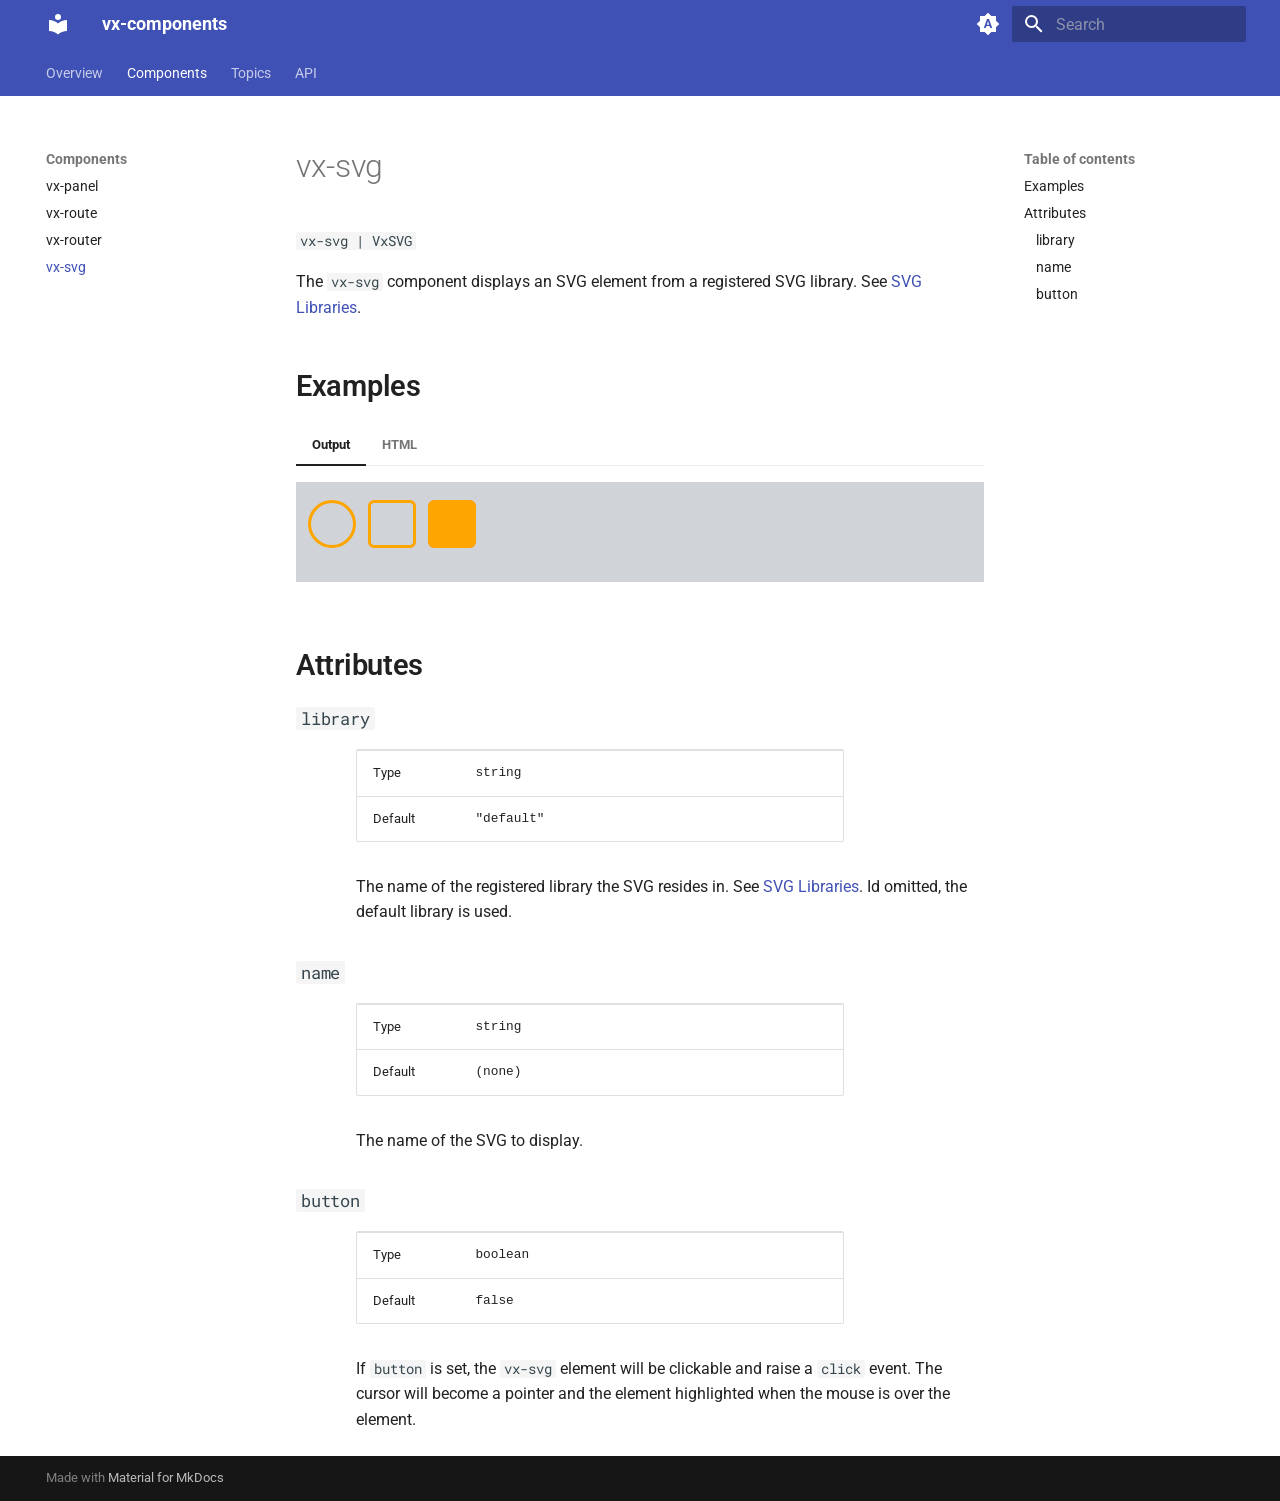
<file: components/vx-svg/index.html>
<!doctype html>
<html lang="en" class="no-js">
  <head>
    
      <meta charset="utf-8">
      <meta name="viewport" content="width=device-width,initial-scale=1">
      
      
      
        <link rel="canonical" href="https://vpuska.github.io/vx-docs/components/vx-svg/">
      
      
        <link rel="prev" href="../vx-router/">
      
      
        <link rel="next" href="../../topics/svg/">
      
      
        
      
      
      <link rel="icon" href="../../assets/images/favicon.png">
      <meta name="generator" content="mkdocs-1.6.1, mkdocs-material-9.8.1">
    
    
  <title>vx-components</title>

    
      <link rel="stylesheet" href="../../assets/stylesheets/main.57a0d79d.min.css">
      
        
        <link rel="stylesheet" href="../../assets/stylesheets/palette.fb2fffe2.min.css">
      
      


    
    
      
    
    
      
        
        
        <link rel="preconnect" href="https://fonts.gstatic.com" crossorigin>
        <link rel="stylesheet" href="https://fonts.googleapis.com/css?family=Roboto:300,300i,400,400i,700,700i%7CRoboto+Mono:400,400i,700,700i&display=fallback">
        <style>:root{--md-text-font:"Roboto";--md-code-font:"Roboto Mono"}</style>
      
    
    
      <link rel="stylesheet" href="../../extra.css">
    
    <script>__md_scope=new URL("../..",location),__md_hash=e=>[...e].reduce(((e,_)=>(e<<5)-e+_.charCodeAt(0)),0),__md_get=(e,_=localStorage,t=__md_scope)=>JSON.parse(_.getItem(t.pathname+"."+e)),__md_set=(e,_,t=localStorage,a=__md_scope)=>{try{t.setItem(a.pathname+"."+e,JSON.stringify(_))}catch(e){}}</script>
    
      

    
    
    
    <script src="../../js/vx-ghdocs.js"></script>
    <script src="../../js/demo.js"></script>

  </head>
  
  
    
    
      
    
    
    
    
    <body dir="ltr" data-md-color-scheme="default" data-md-color-primary="indigo" data-md-color-accent="indigo">
  
    
    <input class="md-toggle" data-md-toggle="drawer" type="checkbox" id="__drawer" autocomplete="off">
    <input class="md-toggle" data-md-toggle="search" type="checkbox" id="__search" autocomplete="off">
    <label class="md-overlay" for="__drawer"></label>
    <div data-md-component="skip">
      
        
        <a href="#vx-svg" class="md-skip">
          Skip to content
        </a>
      
    </div>
    <div data-md-component="announce">
      
    </div>
    
    
      

<header class="md-header" data-md-component="header">
  <nav class="md-header__inner md-grid" aria-label="Header">
    <a href="../.." title="vx-components" class="md-header__button md-logo" aria-label="vx-components" data-md-component="logo">
      
  
  <svg xmlns="http://www.w3.org/2000/svg" viewBox="0 0 24 24"><path d="M12 8a3 3 0 0 0 3-3 3 3 0 0 0-3-3 3 3 0 0 0-3 3 3 3 0 0 0 3 3m0 3.54C9.64 9.35 6.5 8 3 8v11c3.5 0 6.64 1.35 9 3.54 2.36-2.19 5.5-3.54 9-3.54V8c-3.5 0-6.64 1.35-9 3.54"/></svg>

    </a>
    <label class="md-header__button md-icon" for="__drawer">
      
      <svg xmlns="http://www.w3.org/2000/svg" viewBox="0 0 24 24"><path d="M3 6h18v2H3zm0 5h18v2H3zm0 5h18v2H3z"/></svg>
    </label>
    <div class="md-header__title" data-md-component="header-title">
      <div class="md-header__ellipsis">
        <div class="md-header__topic">
          <span class="md-ellipsis">
            vx-components
          </span>
        </div>
        <div class="md-header__topic" data-md-component="header-topic">
          <span class="md-ellipsis">
            
              vx-svg
            
          </span>
        </div>
      </div>
    </div>
    
      
        <form class="md-header__option" data-md-component="palette">
  
    
    
    
    <input class="md-option" data-md-color-media="(prefers-color-scheme)" data-md-color-scheme="default" data-md-color-primary="indigo" data-md-color-accent="indigo"  aria-label="Switch to light mode"  type="radio" name="__palette" id="__palette_0">
    
      <label class="md-header__button md-icon" title="Switch to light mode" for="__palette_1" hidden>
        <svg xmlns="http://www.w3.org/2000/svg" viewBox="0 0 24 24"><path d="m14.3 16-.7-2h-3.2l-.7 2H7.8L11 7h2l3.2 9zM20 8.69V4h-4.69L12 .69 8.69 4H4v4.69L.69 12 4 15.31V20h4.69L12 23.31 15.31 20H20v-4.69L23.31 12zm-9.15 3.96h2.3L12 9z"/></svg>
      </label>
    
  
    
    
    
    <input class="md-option" data-md-color-media="(prefers-color-scheme: light)" data-md-color-scheme="default" data-md-color-primary="indigo" data-md-color-accent="indigo"  aria-label="Switch to dark mode"  type="radio" name="__palette" id="__palette_1">
    
      <label class="md-header__button md-icon" title="Switch to dark mode" for="__palette_2" hidden>
        <svg xmlns="http://www.w3.org/2000/svg" viewBox="0 0 24 24"><path d="M12 8a4 4 0 0 0-4 4 4 4 0 0 0 4 4 4 4 0 0 0 4-4 4 4 0 0 0-4-4m0 10a6 6 0 0 1-6-6 6 6 0 0 1 6-6 6 6 0 0 1 6 6 6 6 0 0 1-6 6m8-9.31V4h-4.69L12 .69 8.69 4H4v4.69L.69 12 4 15.31V20h4.69L12 23.31 15.31 20H20v-4.69L23.31 12z"/></svg>
      </label>
    
  
    
    
    
    <input class="md-option" data-md-color-media="(prefers-color-scheme: dark)" data-md-color-scheme="slate" data-md-color-primary="indigo" data-md-color-accent="indigo"  aria-label="Switch to system preference"  type="radio" name="__palette" id="__palette_2">
    
      <label class="md-header__button md-icon" title="Switch to system preference" for="__palette_0" hidden>
        <svg xmlns="http://www.w3.org/2000/svg" viewBox="0 0 24 24"><path d="M12 18c-.89 0-1.74-.2-2.5-.55C11.56 16.5 13 14.42 13 12s-1.44-4.5-3.5-5.45C10.26 6.2 11.11 6 12 6a6 6 0 0 1 6 6 6 6 0 0 1-6 6m8-9.31V4h-4.69L12 .69 8.69 4H4v4.69L.69 12 4 15.31V20h4.69L12 23.31 15.31 20H20v-4.69L23.31 12z"/></svg>
      </label>
    
  
</form>
      
    
    
      <script>var palette=__md_get("__palette");if(palette&&palette.color){if("(prefers-color-scheme)"===palette.color.media){var media=matchMedia("(prefers-color-scheme: light)"),input=document.querySelector(media.matches?"[data-md-color-media='(prefers-color-scheme: light)']":"[data-md-color-media='(prefers-color-scheme: dark)']");palette.color.media=input.getAttribute("data-md-color-media"),palette.color.scheme=input.getAttribute("data-md-color-scheme"),palette.color.primary=input.getAttribute("data-md-color-primary"),palette.color.accent=input.getAttribute("data-md-color-accent")}for(var[key,value]of Object.entries(palette.color))document.body.setAttribute("data-md-color-"+key,value)}</script>
    
    
    
      
      
        <label class="md-header__button md-icon" for="__search">
          
          <svg xmlns="http://www.w3.org/2000/svg" viewBox="0 0 24 24"><path d="M9.5 3A6.5 6.5 0 0 1 16 9.5c0 1.61-.59 3.09-1.56 4.23l.27.27h.79l5 5-1.5 1.5-5-5v-.79l-.27-.27A6.52 6.52 0 0 1 9.5 16 6.5 6.5 0 0 1 3 9.5 6.5 6.5 0 0 1 9.5 3m0 2C7 5 5 7 5 9.5S7 14 9.5 14 14 12 14 9.5 12 5 9.5 5"/></svg>
        </label>
        <div class="md-search" data-md-component="search" role="dialog">
  <label class="md-search__overlay" for="__search"></label>
  <div class="md-search__inner" role="search">
    <form class="md-search__form" name="search">
      <input type="text" class="md-search__input" name="query" aria-label="Search" placeholder="Search" autocapitalize="off" autocorrect="off" autocomplete="off" spellcheck="false" data-md-component="search-query" required>
      <label class="md-search__icon md-icon" for="__search">
        
        <svg xmlns="http://www.w3.org/2000/svg" viewBox="0 0 24 24"><path d="M9.5 3A6.5 6.5 0 0 1 16 9.5c0 1.61-.59 3.09-1.56 4.23l.27.27h.79l5 5-1.5 1.5-5-5v-.79l-.27-.27A6.52 6.52 0 0 1 9.5 16 6.5 6.5 0 0 1 3 9.5 6.5 6.5 0 0 1 9.5 3m0 2C7 5 5 7 5 9.5S7 14 9.5 14 14 12 14 9.5 12 5 9.5 5"/></svg>
        
        <svg xmlns="http://www.w3.org/2000/svg" viewBox="0 0 24 24"><path d="M20 11v2H8l5.5 5.5-1.42 1.42L4.16 12l7.92-7.92L13.5 5.5 8 11z"/></svg>
      </label>
      <nav class="md-search__options" aria-label="Search">
        
        <button type="reset" class="md-search__icon md-icon" title="Clear" aria-label="Clear" tabindex="-1">
          
          <svg xmlns="http://www.w3.org/2000/svg" viewBox="0 0 24 24"><path d="M19 6.41 17.59 5 12 10.59 6.41 5 5 6.41 10.59 12 5 17.59 6.41 19 12 13.41 17.59 19 19 17.59 13.41 12z"/></svg>
        </button>
      </nav>
      
    </form>
    <div class="md-search__output">
      <div class="md-search__scrollwrap" tabindex="0" data-md-scrollfix>
        <div class="md-search-result" data-md-component="search-result">
          <div class="md-search-result__meta">
            Initializing search
          </div>
          <ol class="md-search-result__list" role="presentation"></ol>
        </div>
      </div>
    </div>
  </div>
</div>
      
    
    
  </nav>
  
</header>
    
    <div class="md-container" data-md-component="container">
      
      
        
          
            
<nav class="md-tabs" aria-label="Tabs" data-md-component="tabs">
  <div class="md-grid">
    <ul class="md-tabs__list">
      
        
  
  
  
  
    <li class="md-tabs__item">
      <a href="../.." class="md-tabs__link">
        
  
  
    
  
  Overview

      </a>
    </li>
  

      
        
  
  
  
    
  
  
    
    
      <li class="md-tabs__item md-tabs__item--active">
        <a href="../vx-panel/" class="md-tabs__link">
          
  
  
  Components

        </a>
      </li>
    
  

      
        
  
  
  
  
    
    
      <li class="md-tabs__item">
        <a href="../../topics/svg/" class="md-tabs__link">
          
  
  
  Topics

        </a>
      </li>
    
  

      
        
  
  
  
  
    
    
      <li class="md-tabs__item">
        <a href="../../api/svg/" class="md-tabs__link">
          
  
  
  API

        </a>
      </li>
    
  

      
    </ul>
  </div>
</nav>
          
        
      
      <main class="md-main" data-md-component="main">
        <div class="md-main__inner md-grid">
          
            
              
              <div class="md-sidebar md-sidebar--primary" data-md-component="sidebar" data-md-type="navigation" >
                <div class="md-sidebar__scrollwrap">
                  <div class="md-sidebar__inner">
                    


  


<nav class="md-nav md-nav--primary md-nav--lifted" aria-label="Navigation" data-md-level="0">
  <label class="md-nav__title" for="__drawer">
    <a href="../.." title="vx-components" class="md-nav__button md-logo" aria-label="vx-components" data-md-component="logo">
      
  
  <svg xmlns="http://www.w3.org/2000/svg" viewBox="0 0 24 24"><path d="M12 8a3 3 0 0 0 3-3 3 3 0 0 0-3-3 3 3 0 0 0-3 3 3 3 0 0 0 3 3m0 3.54C9.64 9.35 6.5 8 3 8v11c3.5 0 6.64 1.35 9 3.54 2.36-2.19 5.5-3.54 9-3.54V8c-3.5 0-6.64 1.35-9 3.54"/></svg>

    </a>
    vx-components
  </label>
  
  <ul class="md-nav__list" data-md-scrollfix>
    
      
      
  
  
  
  
    <li class="md-nav__item">
      <a href="../.." class="md-nav__link">
        
  
  
  <span class="md-ellipsis">
    
  
    Overview
  

    
  </span>
  
  

      </a>
    </li>
  

    
      
      
  
  
    
  
  
  
    
    
    
    
      
        
        
      
      
    
    
    <li class="md-nav__item md-nav__item--active md-nav__item--section md-nav__item--nested">
      
        
        
        <input class="md-nav__toggle md-toggle " type="checkbox" id="__nav_2" checked>
        
          
          <label class="md-nav__link" for="__nav_2" id="__nav_2_label" tabindex="">
            
  
  
  <span class="md-ellipsis">
    
  
    Components
  

    
  </span>
  
  

            <span class="md-nav__icon md-icon"></span>
          </label>
        
        <nav class="md-nav" data-md-level="1" aria-labelledby="__nav_2_label" aria-expanded="true">
          <label class="md-nav__title" for="__nav_2">
            <span class="md-nav__icon md-icon"></span>
            
  
    Components
  

          </label>
          <ul class="md-nav__list" data-md-scrollfix>
            
              
                
  
  
  
  
    <li class="md-nav__item">
      <a href="../vx-panel/" class="md-nav__link">
        
  
  
  <span class="md-ellipsis">
    
  
    vx-panel
  

    
  </span>
  
  

      </a>
    </li>
  

              
            
              
                
  
  
  
  
    <li class="md-nav__item">
      <a href="../vx-route/" class="md-nav__link">
        
  
  
  <span class="md-ellipsis">
    
  
    vx-route
  

    
  </span>
  
  

      </a>
    </li>
  

              
            
              
                
  
  
  
  
    <li class="md-nav__item">
      <a href="../vx-router/" class="md-nav__link">
        
  
  
  <span class="md-ellipsis">
    
  
    vx-router
  

    
  </span>
  
  

      </a>
    </li>
  

              
            
              
                
  
  
    
  
  
  
    <li class="md-nav__item md-nav__item--active">
      
      <input class="md-nav__toggle md-toggle" type="checkbox" id="__toc">
      
      
        
      
      
        <label class="md-nav__link md-nav__link--active" for="__toc">
          
  
  
  <span class="md-ellipsis">
    
  
    vx-svg
  

    
  </span>
  
  

          <span class="md-nav__icon md-icon"></span>
        </label>
      
      <a href="./" class="md-nav__link md-nav__link--active">
        
  
  
  <span class="md-ellipsis">
    
  
    vx-svg
  

    
  </span>
  
  

      </a>
      
        

<nav class="md-nav md-nav--secondary" aria-label="Table of contents">
  
  
  
    
  
  
    <label class="md-nav__title" for="__toc">
      <span class="md-nav__icon md-icon"></span>
      Table of contents
    </label>
    <ul class="md-nav__list" data-md-component="toc" data-md-scrollfix>
      
        <li class="md-nav__item">
  <a href="#examples" class="md-nav__link">
    <span class="md-ellipsis">
      
        Examples
      
    </span>
  </a>
  
</li>
      
        <li class="md-nav__item">
  <a href="#attributes" class="md-nav__link">
    <span class="md-ellipsis">
      
        Attributes
      
    </span>
  </a>
  
    <nav class="md-nav" aria-label="Attributes">
      <ul class="md-nav__list">
        
          <li class="md-nav__item">
  <a href="#library" class="md-nav__link">
    <span class="md-ellipsis">
      
        library
      
    </span>
  </a>
  
</li>
        
          <li class="md-nav__item">
  <a href="#name" class="md-nav__link">
    <span class="md-ellipsis">
      
        name
      
    </span>
  </a>
  
</li>
        
          <li class="md-nav__item">
  <a href="#button" class="md-nav__link">
    <span class="md-ellipsis">
      
        button
      
    </span>
  </a>
  
</li>
        
      </ul>
    </nav>
  
</li>
      
    </ul>
  
</nav>
      
    </li>
  

              
            
          </ul>
        </nav>
      
    </li>
  

    
      
      
  
  
  
  
    
    
    
    
      
      
    
    
    <li class="md-nav__item md-nav__item--nested">
      
        
        
        <input class="md-nav__toggle md-toggle " type="checkbox" id="__nav_3" >
        
          
          <label class="md-nav__link" for="__nav_3" id="__nav_3_label" tabindex="0">
            
  
  
  <span class="md-ellipsis">
    
  
    Topics
  

    
  </span>
  
  

            <span class="md-nav__icon md-icon"></span>
          </label>
        
        <nav class="md-nav" data-md-level="1" aria-labelledby="__nav_3_label" aria-expanded="false">
          <label class="md-nav__title" for="__nav_3">
            <span class="md-nav__icon md-icon"></span>
            
  
    Topics
  

          </label>
          <ul class="md-nav__list" data-md-scrollfix>
            
              
                
  
  
  
  
    <li class="md-nav__item">
      <a href="../../topics/svg/" class="md-nav__link">
        
  
  
  <span class="md-ellipsis">
    
  
    SVG Libraries
  

    
  </span>
  
  

      </a>
    </li>
  

              
            
          </ul>
        </nav>
      
    </li>
  

    
      
      
  
  
  
  
    
    
    
    
      
      
    
    
    <li class="md-nav__item md-nav__item--nested">
      
        
        
        <input class="md-nav__toggle md-toggle " type="checkbox" id="__nav_4" >
        
          
          <label class="md-nav__link" for="__nav_4" id="__nav_4_label" tabindex="0">
            
  
  
  <span class="md-ellipsis">
    
  
    API
  

    
  </span>
  
  

            <span class="md-nav__icon md-icon"></span>
          </label>
        
        <nav class="md-nav" data-md-level="1" aria-labelledby="__nav_4_label" aria-expanded="false">
          <label class="md-nav__title" for="__nav_4">
            <span class="md-nav__icon md-icon"></span>
            
  
    API
  

          </label>
          <ul class="md-nav__list" data-md-scrollfix>
            
              
                
  
  
  
  
    <li class="md-nav__item">
      <a href="../../api/svg/" class="md-nav__link">
        
  
  
  <span class="md-ellipsis">
    
  
    svg Library
  

    
  </span>
  
  

      </a>
    </li>
  

              
            
          </ul>
        </nav>
      
    </li>
  

    
  </ul>
</nav>
                  </div>
                </div>
              </div>
            
            
              
              <div class="md-sidebar md-sidebar--secondary" data-md-component="sidebar" data-md-type="toc" >
                <div class="md-sidebar__scrollwrap">
                  <div class="md-sidebar__inner">
                    

<nav class="md-nav md-nav--secondary" aria-label="Table of contents">
  
  
  
    
  
  
    <label class="md-nav__title" for="__toc">
      <span class="md-nav__icon md-icon"></span>
      Table of contents
    </label>
    <ul class="md-nav__list" data-md-component="toc" data-md-scrollfix>
      
        <li class="md-nav__item">
  <a href="#examples" class="md-nav__link">
    <span class="md-ellipsis">
      
        Examples
      
    </span>
  </a>
  
</li>
      
        <li class="md-nav__item">
  <a href="#attributes" class="md-nav__link">
    <span class="md-ellipsis">
      
        Attributes
      
    </span>
  </a>
  
    <nav class="md-nav" aria-label="Attributes">
      <ul class="md-nav__list">
        
          <li class="md-nav__item">
  <a href="#library" class="md-nav__link">
    <span class="md-ellipsis">
      
        library
      
    </span>
  </a>
  
</li>
        
          <li class="md-nav__item">
  <a href="#name" class="md-nav__link">
    <span class="md-ellipsis">
      
        name
      
    </span>
  </a>
  
</li>
        
          <li class="md-nav__item">
  <a href="#button" class="md-nav__link">
    <span class="md-ellipsis">
      
        button
      
    </span>
  </a>
  
</li>
        
      </ul>
    </nav>
  
</li>
      
    </ul>
  
</nav>
                  </div>
                </div>
              </div>
            
          
          
            <div class="md-content" data-md-component="content">
              
              <article class="md-content__inner md-typeset">
                
                  



<h1 id="vx-svg">vx-svg</h1>
<p><code>vx-svg | VxSVG</code></p>
<p>The <code>vx-svg</code> component displays an SVG element from a registered SVG library.  See <a href="../../topics/svg/">SVG Libraries</a>.</p>
<h2 id="examples">Examples</h2>
<div class="tabbed-set tabbed-alternate" data-tabs="1:2"><input checked="checked" id="__tabbed_1_1" name="__tabbed_1" type="radio" /><input id="__tabbed_1_2" name="__tabbed_1" type="radio" /><div class="tabbed-labels"><label for="__tabbed_1_1">Output</label><label for="__tabbed_1_2">HTML</label></div>
<div class="tabbed-content">
<div class="tabbed-block">
<p><div class="vx">
    <div style="display: flex; flex-flow: row wrap; gap: 12px; color: orange; font-size: 3em">
        <vx-svg library="shapes" name="circle"></vx-svg>
        <vx-svg library="shapes" name="square" button></vx-svg>
        <vx-svg library="shapes" name="square-fill"></vx-svg>
    </div>
</div></p>
</div>
<div class="tabbed-block">
<div class="language-html highlight"><pre><span></span><code><span id="__span-0-1"><a id="__codelineno-0-1" name="__codelineno-0-1" href="#__codelineno-0-1"></a>    <span class="p">&lt;</span><span class="nt">div</span> <span class="na">style</span><span class="o">=</span><span class="s">"display: flex; flex-flow: row wrap; gap: 12px; color: orange; font-size: 3em"</span><span class="p">&gt;</span>
</span><span id="__span-0-2"><a id="__codelineno-0-2" name="__codelineno-0-2" href="#__codelineno-0-2"></a>        <span class="p">&lt;</span><span class="nt">vx-svg</span> <span class="na">library</span><span class="o">=</span><span class="s">"shapes"</span> <span class="na">name</span><span class="o">=</span><span class="s">"circle"</span><span class="p">&gt;&lt;/</span><span class="nt">vx-svg</span><span class="p">&gt;</span>
</span><span id="__span-0-3"><a id="__codelineno-0-3" name="__codelineno-0-3" href="#__codelineno-0-3"></a>        <span class="p">&lt;</span><span class="nt">vx-svg</span> <span class="na">library</span><span class="o">=</span><span class="s">"shapes"</span> <span class="na">name</span><span class="o">=</span><span class="s">"square"</span> <span class="na">button</span><span class="p">&gt;&lt;/</span><span class="nt">vx-svg</span><span class="p">&gt;</span>
</span><span id="__span-0-4"><a id="__codelineno-0-4" name="__codelineno-0-4" href="#__codelineno-0-4"></a>        <span class="p">&lt;</span><span class="nt">vx-svg</span> <span class="na">library</span><span class="o">=</span><span class="s">"shapes"</span> <span class="na">name</span><span class="o">=</span><span class="s">"square-fill"</span><span class="p">&gt;&lt;/</span><span class="nt">vx-svg</span><span class="p">&gt;</span>
</span><span id="__span-0-5"><a id="__codelineno-0-5" name="__codelineno-0-5" href="#__codelineno-0-5"></a>    <span class="p">&lt;/</span><span class="nt">div</span><span class="p">&gt;</span>
</span></code></pre></div>
</div>
</div>
</div>
<h2 id="attributes">Attributes</h2>
<h3 id="library"><code>library</code></h3>
<div class="vx_attribute">
<table>
    <tr><td>Type</td>   <td>string</td></tr>
    <tr><td>Default</td><td>"default"</td></tr>
</table>
<p>The name of the registered library the SVG resides in. See <a href="../../topics/svg/">SVG Libraries</a>.  Id omitted, the default library is used.</p>
</div>
<h3 id="name"><code>name</code></h3>
<div class="vx_attribute">
<table>
    <tr><td>Type</td>   <td>string</td></tr>
    <tr><td>Default</td><td>(none)</td></tr>
</table>
<p>The name of the SVG to display.</p>
</div>
<h3 id="button"><code>button</code></h3>
<div class="vx_attribute">
<table>
    <tr><td>Type</td>   <td>boolean</td></tr>
    <tr><td>Default</td><td>false</td></tr>
</table>
<p>If <code>button</code> is set, the <code>vx-svg</code> element will be clickable and raise a <code>click</code> event.  The cursor will 
become a pointer and the element highlighted when the mouse is over the element.</p>
</div>












                
              </article>
            </div>
          
          
<script>var target=document.getElementById(location.hash.slice(1));target&&target.name&&(target.checked=target.name.startsWith("__tabbed_"))</script>
        </div>
        
      </main>
      
        <footer class="md-footer">
  
  <div class="md-footer-meta md-typeset">
    <div class="md-footer-meta__inner md-grid">
      <div class="md-copyright">
  
  
    Made with
    <a href="https://squidfunk.github.io/mkdocs-material/" target="_blank" rel="noopener">
      Material for MkDocs
    </a>
  
</div>
      
    </div>
  </div>
</footer>
      
    </div>
    <div class="md-dialog" data-md-component="dialog">
      <div class="md-dialog__inner md-typeset"></div>
    </div>
    
    
    
      
      
      <script id="__config" type="application/json">{"annotate": null, "base": "../..", "features": ["content.code.copy", "navigation.tabs", "navigation.instant"], "search": "../../assets/javascripts/workers/search.a7633da7.min.js", "tags": null, "translations": {"clipboard.copied": "Copied to clipboard", "clipboard.copy": "Copy to clipboard", "search.result.more.one": "1 more on this page", "search.result.more.other": "# more on this page", "search.result.none": "No matching documents", "search.result.one": "1 matching document", "search.result.other": "# matching documents", "search.result.placeholder": "Type to start searching", "search.result.term.missing": "Missing", "select.version": "Select version"}, "version": null}</script>
    
    
      <script src="../../assets/javascripts/bundle.a5f9d56c.min.js"></script>
      
    
  </body>
</html>
</file>
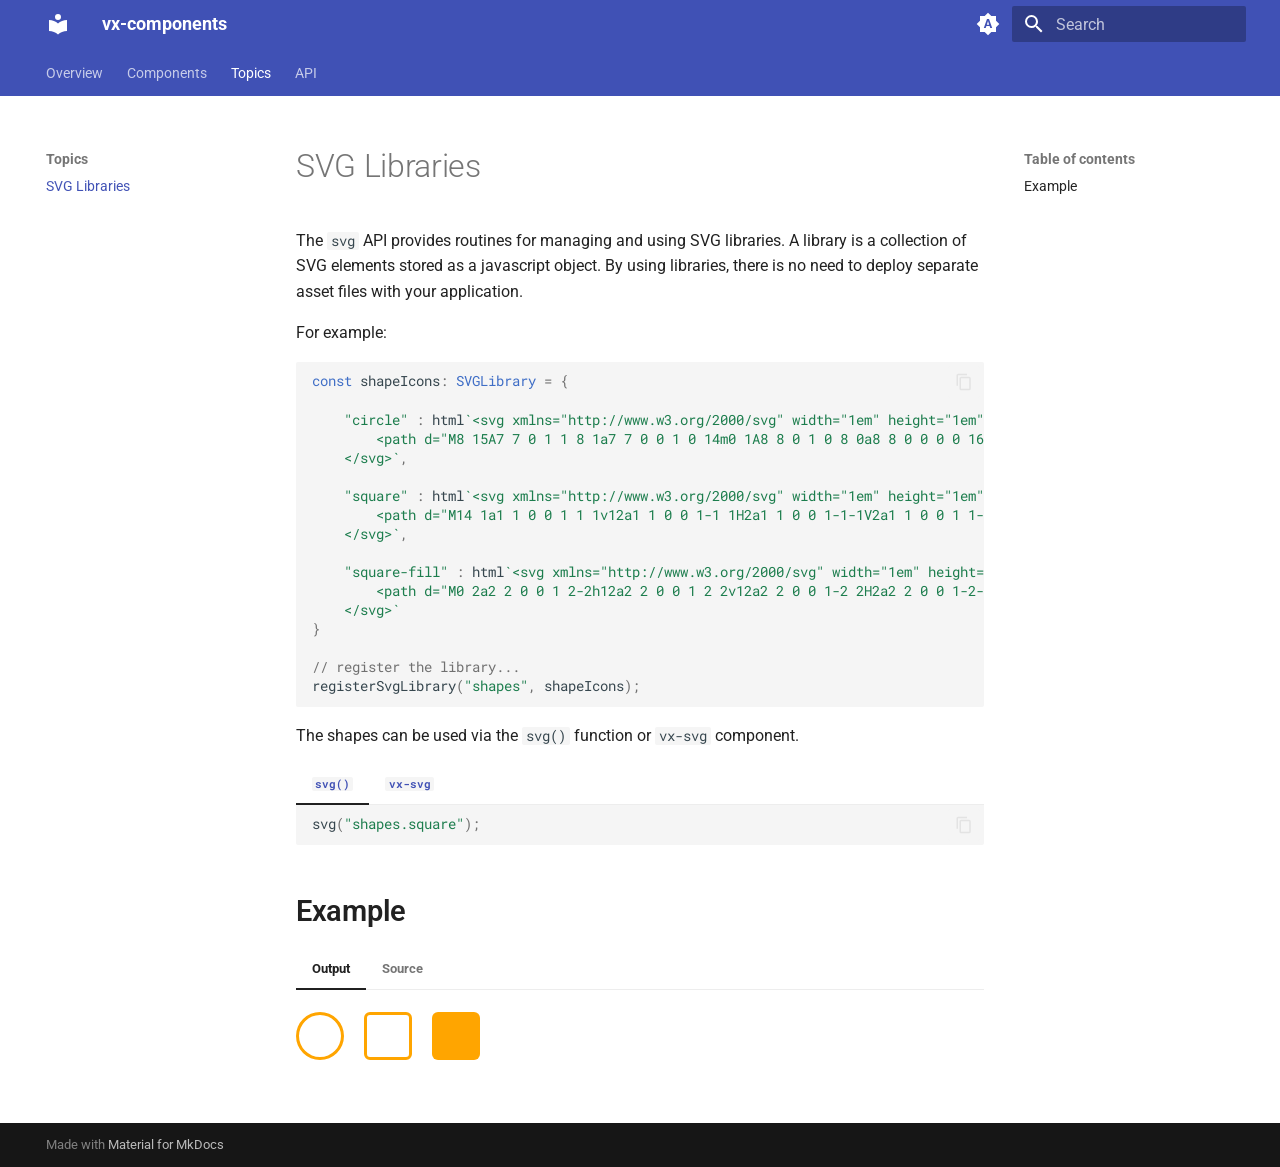
<file: topics/svg/index.html>
<!doctype html>
<html lang="en" class="no-js">
  <head>
    
      <meta charset="utf-8">
      <meta name="viewport" content="width=device-width,initial-scale=1">
      
      
      
        <link rel="canonical" href="https://vpuska.github.io/vx-docs/topics/svg/">
      
      
        <link rel="prev" href="../../components/vx-svg/">
      
      
        <link rel="next" href="../../api/svg/">
      
      
        
      
      
      <link rel="icon" href="../../assets/images/favicon.png">
      <meta name="generator" content="mkdocs-1.6.1, mkdocs-material-9.8.1">
    
    
  <title>vx-components</title>

    
      <link rel="stylesheet" href="../../assets/stylesheets/main.57a0d79d.min.css">
      
        
        <link rel="stylesheet" href="../../assets/stylesheets/palette.fb2fffe2.min.css">
      
      


    
    
      
    
    
      
        
        
        <link rel="preconnect" href="https://fonts.gstatic.com" crossorigin>
        <link rel="stylesheet" href="https://fonts.googleapis.com/css?family=Roboto:300,300i,400,400i,700,700i%7CRoboto+Mono:400,400i,700,700i&display=fallback">
        <style>:root{--md-text-font:"Roboto";--md-code-font:"Roboto Mono"}</style>
      
    
    
      <link rel="stylesheet" href="../../extra.css">
    
    <script>__md_scope=new URL("../..",location),__md_hash=e=>[...e].reduce(((e,_)=>(e<<5)-e+_.charCodeAt(0)),0),__md_get=(e,_=localStorage,t=__md_scope)=>JSON.parse(_.getItem(t.pathname+"."+e)),__md_set=(e,_,t=localStorage,a=__md_scope)=>{try{t.setItem(a.pathname+"."+e,JSON.stringify(_))}catch(e){}}</script>
    
      

    
    
    
    <script src="../../js/vx-ghdocs.js"></script>
    <script src="../../js/demo.js"></script>

  </head>
  
  
    
    
      
    
    
    
    
    <body dir="ltr" data-md-color-scheme="default" data-md-color-primary="indigo" data-md-color-accent="indigo">
  
    
    <input class="md-toggle" data-md-toggle="drawer" type="checkbox" id="__drawer" autocomplete="off">
    <input class="md-toggle" data-md-toggle="search" type="checkbox" id="__search" autocomplete="off">
    <label class="md-overlay" for="__drawer"></label>
    <div data-md-component="skip">
      
        
        <a href="#svg-libraries" class="md-skip">
          Skip to content
        </a>
      
    </div>
    <div data-md-component="announce">
      
    </div>
    
    
      

<header class="md-header" data-md-component="header">
  <nav class="md-header__inner md-grid" aria-label="Header">
    <a href="../.." title="vx-components" class="md-header__button md-logo" aria-label="vx-components" data-md-component="logo">
      
  
  <svg xmlns="http://www.w3.org/2000/svg" viewBox="0 0 24 24"><path d="M12 8a3 3 0 0 0 3-3 3 3 0 0 0-3-3 3 3 0 0 0-3 3 3 3 0 0 0 3 3m0 3.54C9.64 9.35 6.5 8 3 8v11c3.5 0 6.64 1.35 9 3.54 2.36-2.19 5.5-3.54 9-3.54V8c-3.5 0-6.64 1.35-9 3.54"/></svg>

    </a>
    <label class="md-header__button md-icon" for="__drawer">
      
      <svg xmlns="http://www.w3.org/2000/svg" viewBox="0 0 24 24"><path d="M3 6h18v2H3zm0 5h18v2H3zm0 5h18v2H3z"/></svg>
    </label>
    <div class="md-header__title" data-md-component="header-title">
      <div class="md-header__ellipsis">
        <div class="md-header__topic">
          <span class="md-ellipsis">
            vx-components
          </span>
        </div>
        <div class="md-header__topic" data-md-component="header-topic">
          <span class="md-ellipsis">
            
              SVG Libraries
            
          </span>
        </div>
      </div>
    </div>
    
      
        <form class="md-header__option" data-md-component="palette">
  
    
    
    
    <input class="md-option" data-md-color-media="(prefers-color-scheme)" data-md-color-scheme="default" data-md-color-primary="indigo" data-md-color-accent="indigo"  aria-label="Switch to light mode"  type="radio" name="__palette" id="__palette_0">
    
      <label class="md-header__button md-icon" title="Switch to light mode" for="__palette_1" hidden>
        <svg xmlns="http://www.w3.org/2000/svg" viewBox="0 0 24 24"><path d="m14.3 16-.7-2h-3.2l-.7 2H7.8L11 7h2l3.2 9zM20 8.69V4h-4.69L12 .69 8.69 4H4v4.69L.69 12 4 15.31V20h4.69L12 23.31 15.31 20H20v-4.69L23.31 12zm-9.15 3.96h2.3L12 9z"/></svg>
      </label>
    
  
    
    
    
    <input class="md-option" data-md-color-media="(prefers-color-scheme: light)" data-md-color-scheme="default" data-md-color-primary="indigo" data-md-color-accent="indigo"  aria-label="Switch to dark mode"  type="radio" name="__palette" id="__palette_1">
    
      <label class="md-header__button md-icon" title="Switch to dark mode" for="__palette_2" hidden>
        <svg xmlns="http://www.w3.org/2000/svg" viewBox="0 0 24 24"><path d="M12 8a4 4 0 0 0-4 4 4 4 0 0 0 4 4 4 4 0 0 0 4-4 4 4 0 0 0-4-4m0 10a6 6 0 0 1-6-6 6 6 0 0 1 6-6 6 6 0 0 1 6 6 6 6 0 0 1-6 6m8-9.31V4h-4.69L12 .69 8.69 4H4v4.69L.69 12 4 15.31V20h4.69L12 23.31 15.31 20H20v-4.69L23.31 12z"/></svg>
      </label>
    
  
    
    
    
    <input class="md-option" data-md-color-media="(prefers-color-scheme: dark)" data-md-color-scheme="slate" data-md-color-primary="indigo" data-md-color-accent="indigo"  aria-label="Switch to system preference"  type="radio" name="__palette" id="__palette_2">
    
      <label class="md-header__button md-icon" title="Switch to system preference" for="__palette_0" hidden>
        <svg xmlns="http://www.w3.org/2000/svg" viewBox="0 0 24 24"><path d="M12 18c-.89 0-1.74-.2-2.5-.55C11.56 16.5 13 14.42 13 12s-1.44-4.5-3.5-5.45C10.26 6.2 11.11 6 12 6a6 6 0 0 1 6 6 6 6 0 0 1-6 6m8-9.31V4h-4.69L12 .69 8.69 4H4v4.69L.69 12 4 15.31V20h4.69L12 23.31 15.31 20H20v-4.69L23.31 12z"/></svg>
      </label>
    
  
</form>
      
    
    
      <script>var palette=__md_get("__palette");if(palette&&palette.color){if("(prefers-color-scheme)"===palette.color.media){var media=matchMedia("(prefers-color-scheme: light)"),input=document.querySelector(media.matches?"[data-md-color-media='(prefers-color-scheme: light)']":"[data-md-color-media='(prefers-color-scheme: dark)']");palette.color.media=input.getAttribute("data-md-color-media"),palette.color.scheme=input.getAttribute("data-md-color-scheme"),palette.color.primary=input.getAttribute("data-md-color-primary"),palette.color.accent=input.getAttribute("data-md-color-accent")}for(var[key,value]of Object.entries(palette.color))document.body.setAttribute("data-md-color-"+key,value)}</script>
    
    
    
      
      
        <label class="md-header__button md-icon" for="__search">
          
          <svg xmlns="http://www.w3.org/2000/svg" viewBox="0 0 24 24"><path d="M9.5 3A6.5 6.5 0 0 1 16 9.5c0 1.61-.59 3.09-1.56 4.23l.27.27h.79l5 5-1.5 1.5-5-5v-.79l-.27-.27A6.52 6.52 0 0 1 9.5 16 6.5 6.5 0 0 1 3 9.5 6.5 6.5 0 0 1 9.5 3m0 2C7 5 5 7 5 9.5S7 14 9.5 14 14 12 14 9.5 12 5 9.5 5"/></svg>
        </label>
        <div class="md-search" data-md-component="search" role="dialog">
  <label class="md-search__overlay" for="__search"></label>
  <div class="md-search__inner" role="search">
    <form class="md-search__form" name="search">
      <input type="text" class="md-search__input" name="query" aria-label="Search" placeholder="Search" autocapitalize="off" autocorrect="off" autocomplete="off" spellcheck="false" data-md-component="search-query" required>
      <label class="md-search__icon md-icon" for="__search">
        
        <svg xmlns="http://www.w3.org/2000/svg" viewBox="0 0 24 24"><path d="M9.5 3A6.5 6.5 0 0 1 16 9.5c0 1.61-.59 3.09-1.56 4.23l.27.27h.79l5 5-1.5 1.5-5-5v-.79l-.27-.27A6.52 6.52 0 0 1 9.5 16 6.5 6.5 0 0 1 3 9.5 6.5 6.5 0 0 1 9.5 3m0 2C7 5 5 7 5 9.5S7 14 9.5 14 14 12 14 9.5 12 5 9.5 5"/></svg>
        
        <svg xmlns="http://www.w3.org/2000/svg" viewBox="0 0 24 24"><path d="M20 11v2H8l5.5 5.5-1.42 1.42L4.16 12l7.92-7.92L13.5 5.5 8 11z"/></svg>
      </label>
      <nav class="md-search__options" aria-label="Search">
        
        <button type="reset" class="md-search__icon md-icon" title="Clear" aria-label="Clear" tabindex="-1">
          
          <svg xmlns="http://www.w3.org/2000/svg" viewBox="0 0 24 24"><path d="M19 6.41 17.59 5 12 10.59 6.41 5 5 6.41 10.59 12 5 17.59 6.41 19 12 13.41 17.59 19 19 17.59 13.41 12z"/></svg>
        </button>
      </nav>
      
    </form>
    <div class="md-search__output">
      <div class="md-search__scrollwrap" tabindex="0" data-md-scrollfix>
        <div class="md-search-result" data-md-component="search-result">
          <div class="md-search-result__meta">
            Initializing search
          </div>
          <ol class="md-search-result__list" role="presentation"></ol>
        </div>
      </div>
    </div>
  </div>
</div>
      
    
    
  </nav>
  
</header>
    
    <div class="md-container" data-md-component="container">
      
      
        
          
            
<nav class="md-tabs" aria-label="Tabs" data-md-component="tabs">
  <div class="md-grid">
    <ul class="md-tabs__list">
      
        
  
  
  
  
    <li class="md-tabs__item">
      <a href="../.." class="md-tabs__link">
        
  
  
    
  
  Overview

      </a>
    </li>
  

      
        
  
  
  
  
    
    
      <li class="md-tabs__item">
        <a href="../../components/vx-panel/" class="md-tabs__link">
          
  
  
  Components

        </a>
      </li>
    
  

      
        
  
  
  
    
  
  
    
    
      <li class="md-tabs__item md-tabs__item--active">
        <a href="./" class="md-tabs__link">
          
  
  
  Topics

        </a>
      </li>
    
  

      
        
  
  
  
  
    
    
      <li class="md-tabs__item">
        <a href="../../api/svg/" class="md-tabs__link">
          
  
  
  API

        </a>
      </li>
    
  

      
    </ul>
  </div>
</nav>
          
        
      
      <main class="md-main" data-md-component="main">
        <div class="md-main__inner md-grid">
          
            
              
              <div class="md-sidebar md-sidebar--primary" data-md-component="sidebar" data-md-type="navigation" >
                <div class="md-sidebar__scrollwrap">
                  <div class="md-sidebar__inner">
                    


  


<nav class="md-nav md-nav--primary md-nav--lifted" aria-label="Navigation" data-md-level="0">
  <label class="md-nav__title" for="__drawer">
    <a href="../.." title="vx-components" class="md-nav__button md-logo" aria-label="vx-components" data-md-component="logo">
      
  
  <svg xmlns="http://www.w3.org/2000/svg" viewBox="0 0 24 24"><path d="M12 8a3 3 0 0 0 3-3 3 3 0 0 0-3-3 3 3 0 0 0-3 3 3 3 0 0 0 3 3m0 3.54C9.64 9.35 6.5 8 3 8v11c3.5 0 6.64 1.35 9 3.54 2.36-2.19 5.5-3.54 9-3.54V8c-3.5 0-6.64 1.35-9 3.54"/></svg>

    </a>
    vx-components
  </label>
  
  <ul class="md-nav__list" data-md-scrollfix>
    
      
      
  
  
  
  
    <li class="md-nav__item">
      <a href="../.." class="md-nav__link">
        
  
  
  <span class="md-ellipsis">
    
  
    Overview
  

    
  </span>
  
  

      </a>
    </li>
  

    
      
      
  
  
  
  
    
    
    
    
      
      
    
    
    <li class="md-nav__item md-nav__item--nested">
      
        
        
        <input class="md-nav__toggle md-toggle " type="checkbox" id="__nav_2" >
        
          
          <label class="md-nav__link" for="__nav_2" id="__nav_2_label" tabindex="0">
            
  
  
  <span class="md-ellipsis">
    
  
    Components
  

    
  </span>
  
  

            <span class="md-nav__icon md-icon"></span>
          </label>
        
        <nav class="md-nav" data-md-level="1" aria-labelledby="__nav_2_label" aria-expanded="false">
          <label class="md-nav__title" for="__nav_2">
            <span class="md-nav__icon md-icon"></span>
            
  
    Components
  

          </label>
          <ul class="md-nav__list" data-md-scrollfix>
            
              
                
  
  
  
  
    <li class="md-nav__item">
      <a href="../../components/vx-panel/" class="md-nav__link">
        
  
  
  <span class="md-ellipsis">
    
  
    vx-panel
  

    
  </span>
  
  

      </a>
    </li>
  

              
            
              
                
  
  
  
  
    <li class="md-nav__item">
      <a href="../../components/vx-route/" class="md-nav__link">
        
  
  
  <span class="md-ellipsis">
    
  
    vx-route
  

    
  </span>
  
  

      </a>
    </li>
  

              
            
              
                
  
  
  
  
    <li class="md-nav__item">
      <a href="../../components/vx-router/" class="md-nav__link">
        
  
  
  <span class="md-ellipsis">
    
  
    vx-router
  

    
  </span>
  
  

      </a>
    </li>
  

              
            
              
                
  
  
  
  
    <li class="md-nav__item">
      <a href="../../components/vx-svg/" class="md-nav__link">
        
  
  
  <span class="md-ellipsis">
    
  
    vx-svg
  

    
  </span>
  
  

      </a>
    </li>
  

              
            
          </ul>
        </nav>
      
    </li>
  

    
      
      
  
  
    
  
  
  
    
    
    
    
      
        
        
      
      
    
    
    <li class="md-nav__item md-nav__item--active md-nav__item--section md-nav__item--nested">
      
        
        
        <input class="md-nav__toggle md-toggle " type="checkbox" id="__nav_3" checked>
        
          
          <label class="md-nav__link" for="__nav_3" id="__nav_3_label" tabindex="">
            
  
  
  <span class="md-ellipsis">
    
  
    Topics
  

    
  </span>
  
  

            <span class="md-nav__icon md-icon"></span>
          </label>
        
        <nav class="md-nav" data-md-level="1" aria-labelledby="__nav_3_label" aria-expanded="true">
          <label class="md-nav__title" for="__nav_3">
            <span class="md-nav__icon md-icon"></span>
            
  
    Topics
  

          </label>
          <ul class="md-nav__list" data-md-scrollfix>
            
              
                
  
  
    
  
  
  
    <li class="md-nav__item md-nav__item--active">
      
      <input class="md-nav__toggle md-toggle" type="checkbox" id="__toc">
      
      
        
      
      
        <label class="md-nav__link md-nav__link--active" for="__toc">
          
  
  
  <span class="md-ellipsis">
    
  
    SVG Libraries
  

    
  </span>
  
  

          <span class="md-nav__icon md-icon"></span>
        </label>
      
      <a href="./" class="md-nav__link md-nav__link--active">
        
  
  
  <span class="md-ellipsis">
    
  
    SVG Libraries
  

    
  </span>
  
  

      </a>
      
        

<nav class="md-nav md-nav--secondary" aria-label="Table of contents">
  
  
  
    
  
  
    <label class="md-nav__title" for="__toc">
      <span class="md-nav__icon md-icon"></span>
      Table of contents
    </label>
    <ul class="md-nav__list" data-md-component="toc" data-md-scrollfix>
      
        <li class="md-nav__item">
  <a href="#example" class="md-nav__link">
    <span class="md-ellipsis">
      
        Example
      
    </span>
  </a>
  
</li>
      
    </ul>
  
</nav>
      
    </li>
  

              
            
          </ul>
        </nav>
      
    </li>
  

    
      
      
  
  
  
  
    
    
    
    
      
      
    
    
    <li class="md-nav__item md-nav__item--nested">
      
        
        
        <input class="md-nav__toggle md-toggle " type="checkbox" id="__nav_4" >
        
          
          <label class="md-nav__link" for="__nav_4" id="__nav_4_label" tabindex="0">
            
  
  
  <span class="md-ellipsis">
    
  
    API
  

    
  </span>
  
  

            <span class="md-nav__icon md-icon"></span>
          </label>
        
        <nav class="md-nav" data-md-level="1" aria-labelledby="__nav_4_label" aria-expanded="false">
          <label class="md-nav__title" for="__nav_4">
            <span class="md-nav__icon md-icon"></span>
            
  
    API
  

          </label>
          <ul class="md-nav__list" data-md-scrollfix>
            
              
                
  
  
  
  
    <li class="md-nav__item">
      <a href="../../api/svg/" class="md-nav__link">
        
  
  
  <span class="md-ellipsis">
    
  
    svg Library
  

    
  </span>
  
  

      </a>
    </li>
  

              
            
          </ul>
        </nav>
      
    </li>
  

    
  </ul>
</nav>
                  </div>
                </div>
              </div>
            
            
              
              <div class="md-sidebar md-sidebar--secondary" data-md-component="sidebar" data-md-type="toc" >
                <div class="md-sidebar__scrollwrap">
                  <div class="md-sidebar__inner">
                    

<nav class="md-nav md-nav--secondary" aria-label="Table of contents">
  
  
  
    
  
  
    <label class="md-nav__title" for="__toc">
      <span class="md-nav__icon md-icon"></span>
      Table of contents
    </label>
    <ul class="md-nav__list" data-md-component="toc" data-md-scrollfix>
      
        <li class="md-nav__item">
  <a href="#example" class="md-nav__link">
    <span class="md-ellipsis">
      
        Example
      
    </span>
  </a>
  
</li>
      
    </ul>
  
</nav>
                  </div>
                </div>
              </div>
            
          
          
            <div class="md-content" data-md-component="content">
              
              <article class="md-content__inner md-typeset">
                
                  



<h1 id="svg-libraries">SVG Libraries</h1>
<p>The <code>svg</code> API provides routines for managing and using SVG libraries.  A library is a collection of SVG elements stored as a javascript object.  By using libraries, there is no need to deploy separate asset files with your application.</p>
<p>For example:</p>
<div class="language-typescript highlight"><pre><span></span><code><span id="__span-0-1"><a id="__codelineno-0-1" name="__codelineno-0-1" href="#__codelineno-0-1"></a><span class="kd">const</span><span class="w"> </span><span class="nx">shapeIcons</span><span class="o">:</span><span class="w"> </span><span class="kt">SVGLibrary</span><span class="w"> </span><span class="o">=</span><span class="w"> </span><span class="p">{</span>
</span><span id="__span-0-2"><a id="__codelineno-0-2" name="__codelineno-0-2" href="#__codelineno-0-2"></a>
</span><span id="__span-0-3"><a id="__codelineno-0-3" name="__codelineno-0-3" href="#__codelineno-0-3"></a><span class="w">    </span><span class="s2">"circle"</span><span class="w"> </span><span class="o">:</span><span class="w"> </span><span class="nx">html</span><span class="sb">`&lt;svg xmlns="http://www.w3.org/2000/svg" width="1em" height="1em" fill="currentColor" viewBox="0 0 16 16"&gt;</span>
</span><span id="__span-0-4"><a id="__codelineno-0-4" name="__codelineno-0-4" href="#__codelineno-0-4"></a><span class="sb">        &lt;path d="M8 15A7 7 0 1 1 8 1a7 7 0 0 1 0 14m0 1A8 8 0 1 0 8 0a8 8 0 0 0 0 16"/&gt;</span>
</span><span id="__span-0-5"><a id="__codelineno-0-5" name="__codelineno-0-5" href="#__codelineno-0-5"></a><span class="sb">    &lt;/svg&gt;`</span><span class="p">,</span>
</span><span id="__span-0-6"><a id="__codelineno-0-6" name="__codelineno-0-6" href="#__codelineno-0-6"></a>
</span><span id="__span-0-7"><a id="__codelineno-0-7" name="__codelineno-0-7" href="#__codelineno-0-7"></a><span class="w">    </span><span class="s2">"square"</span><span class="w"> </span><span class="o">:</span><span class="w"> </span><span class="nx">html</span><span class="sb">`&lt;svg xmlns="http://www.w3.org/2000/svg" width="1em" height="1em" fill="currentColor" viewBox="0 0 16 16"&gt;</span>
</span><span id="__span-0-8"><a id="__codelineno-0-8" name="__codelineno-0-8" href="#__codelineno-0-8"></a><span class="sb">        &lt;path d="M14 1a1 1 0 0 1 1 1v12a1 1 0 0 1-1 1H2a1 1 0 0 1-1-1V2a1 1 0 0 1 1-1zM2 0a2 2 0 0 0-2 2v12a2 2 0 0 0 2 2h12a2 2 0 0 0 2-2V2a2 2 0 0 0-2-2z"/&gt;</span>
</span><span id="__span-0-9"><a id="__codelineno-0-9" name="__codelineno-0-9" href="#__codelineno-0-9"></a><span class="sb">    &lt;/svg&gt;`</span><span class="p">,</span>
</span><span id="__span-0-10"><a id="__codelineno-0-10" name="__codelineno-0-10" href="#__codelineno-0-10"></a>
</span><span id="__span-0-11"><a id="__codelineno-0-11" name="__codelineno-0-11" href="#__codelineno-0-11"></a><span class="w">    </span><span class="s2">"square-fill"</span><span class="w"> </span><span class="o">:</span><span class="w"> </span><span class="nx">html</span><span class="sb">`&lt;svg xmlns="http://www.w3.org/2000/svg" width="1em" height="1em" fill="currentColor" viewBox="0 0 16 16"&gt;</span>
</span><span id="__span-0-12"><a id="__codelineno-0-12" name="__codelineno-0-12" href="#__codelineno-0-12"></a><span class="sb">        &lt;path d="M0 2a2 2 0 0 1 2-2h12a2 2 0 0 1 2 2v12a2 2 0 0 1-2 2H2a2 2 0 0 1-2-2z"/&gt;</span>
</span><span id="__span-0-13"><a id="__codelineno-0-13" name="__codelineno-0-13" href="#__codelineno-0-13"></a><span class="sb">    &lt;/svg&gt;`</span>
</span><span id="__span-0-14"><a id="__codelineno-0-14" name="__codelineno-0-14" href="#__codelineno-0-14"></a><span class="p">}</span>
</span><span id="__span-0-15"><a id="__codelineno-0-15" name="__codelineno-0-15" href="#__codelineno-0-15"></a>
</span><span id="__span-0-16"><a id="__codelineno-0-16" name="__codelineno-0-16" href="#__codelineno-0-16"></a><span class="c1">// register the library...</span>
</span><span id="__span-0-17"><a id="__codelineno-0-17" name="__codelineno-0-17" href="#__codelineno-0-17"></a><span class="nx">registerSvgLibrary</span><span class="p">(</span><span class="s2">"shapes"</span><span class="p">,</span><span class="w"> </span><span class="nx">shapeIcons</span><span class="p">);</span>
</span></code></pre></div>
<p>The shapes can be used via the <code>svg()</code> function or <code>vx-svg</code> component.</p>
<div class="tabbed-set tabbed-alternate" data-tabs="1:2"><input checked="checked" id="__tabbed_1_1" name="__tabbed_1" type="radio" /><input id="__tabbed_1_2" name="__tabbed_1" type="radio" /><div class="tabbed-labels"><label for="__tabbed_1_1"><code>svg()</code></label><label for="__tabbed_1_2"><code>vx-svg</code></label></div>
<div class="tabbed-content">
<div class="tabbed-block">
<div class="language-typescript highlight"><pre><span></span><code><span id="__span-1-1"><a id="__codelineno-1-1" name="__codelineno-1-1" href="#__codelineno-1-1"></a><span class="nx">svg</span><span class="p">(</span><span class="s2">"shapes.square"</span><span class="p">);</span>
</span></code></pre></div>
</div>
<div class="tabbed-block">
<div class="language-html highlight"><pre><span></span><code><span id="__span-2-1"><a id="__codelineno-2-1" name="__codelineno-2-1" href="#__codelineno-2-1"></a><span class="p">&lt;</span><span class="nt">vx-svg</span> <span class="na">library</span><span class="o">=</span><span class="s">"shapes"</span> <span class="na">name</span><span class="o">=</span><span class="s">"square"</span><span class="p">&gt;&lt;/</span><span class="nt">vx-svg</span><span class="p">&gt;</span>
</span></code></pre></div>
</div>
</div>
</div>
<h2 id="example">Example</h2>
<div class="tabbed-set tabbed-alternate" data-tabs="2:2"><input checked="checked" id="__tabbed_2_1" name="__tabbed_2" type="radio" /><input id="__tabbed_2_2" name="__tabbed_2" type="radio" /><div class="tabbed-labels"><label for="__tabbed_2_1">Output</label><label for="__tabbed_2_2">Source</label></div>
<div class="tabbed-content">
<div class="tabbed-block">
<p><div>
    <div style="display: flex; gap: 1rem; font-size:3em; color:orange">
        <vx-svg library="shapes" name="circle"></vx-svg>
        <vx-svg library="shapes" name="square"></vx-svg>
        <vx-svg library="shapes" name="square-fill"></vx-svg>
    </div>
</div></p>
</div>
<div class="tabbed-block">
<div class="language-html highlight"><pre><span></span><code><span id="__span-3-1"><a id="__codelineno-3-1" name="__codelineno-3-1" href="#__codelineno-3-1"></a>    <span class="p">&lt;</span><span class="nt">script</span> <span class="na">type</span><span class="o">=</span><span class="s">"module"</span><span class="p">&gt;</span>
</span><span id="__span-3-2"><a id="__codelineno-3-2" name="__codelineno-3-2" href="#__codelineno-3-2"></a><span class="w">        </span><span class="k">import</span><span class="w"> </span><span class="p">{</span><span class="nx">registerSvgLibrary</span><span class="p">,</span><span class="w"> </span><span class="nx">html</span><span class="p">}</span><span class="w"> </span><span class="kr">from</span><span class="w"> </span><span class="s2">"/vx-components.js"</span><span class="p">;</span>
</span><span id="__span-3-3"><a id="__codelineno-3-3" name="__codelineno-3-3" href="#__codelineno-3-3"></a><span class="w">        </span><span class="nx">registerSvgLibrary</span><span class="p">(</span><span class="s2">"shapes"</span><span class="p">,</span><span class="w"> </span><span class="p">{</span>
</span><span id="__span-3-4"><a id="__codelineno-3-4" name="__codelineno-3-4" href="#__codelineno-3-4"></a><span class="w">            </span><span class="s2">"circle"</span><span class="w"> </span><span class="o">:</span><span class="w"> </span><span class="nx">html</span><span class="sb">`&lt;svg xmlns="http://www.w3.org/2000/svg" width="1em" height="1em" </span>
</span><span id="__span-3-5"><a id="__codelineno-3-5" name="__codelineno-3-5" href="#__codelineno-3-5"></a><span class="sb">                fill="currentColor" viewBox="0 0 16 16"&gt;</span>
</span><span id="__span-3-6"><a id="__codelineno-3-6" name="__codelineno-3-6" href="#__codelineno-3-6"></a><span class="sb">                &lt;path d="M8 15A7 7 0 1 1 8 1a7 7 0 0 1 0 14m0 1A8 8 0 1 0 8 0a8 8 0 0 0 0 16"/&gt;</span>
</span><span id="__span-3-7"><a id="__codelineno-3-7" name="__codelineno-3-7" href="#__codelineno-3-7"></a><span class="sb">            &lt;/svg&gt;`</span><span class="p">,</span>
</span><span id="__span-3-8"><a id="__codelineno-3-8" name="__codelineno-3-8" href="#__codelineno-3-8"></a><span class="w">            </span><span class="s2">"square"</span><span class="w"> </span><span class="o">:</span><span class="w"> </span><span class="nx">html</span><span class="sb">`&lt;svg xmlns="http://www.w3.org/2000/svg" width="1em" height="1em" </span>
</span><span id="__span-3-9"><a id="__codelineno-3-9" name="__codelineno-3-9" href="#__codelineno-3-9"></a><span class="sb">                fill="currentColor" viewBox="0 0 16 16"&gt;</span>
</span><span id="__span-3-10"><a id="__codelineno-3-10" name="__codelineno-3-10" href="#__codelineno-3-10"></a><span class="sb">                &lt;path d="M14 1a1 1 0 0 1 1 1v12a1 1 0 0 1-1 1H2a1 1 0 0 1-1-1V2a1 1 0 0 1 1-1zM2 0a2 2 0 0 0-2 2v12a2 2 0 0 0 2 2h12a2 2 0 0 0 2-2V2a2 2 0 0 0-2-2z"/&gt;</span>
</span><span id="__span-3-11"><a id="__codelineno-3-11" name="__codelineno-3-11" href="#__codelineno-3-11"></a><span class="sb">            &lt;/svg&gt;`</span><span class="p">,</span>
</span><span id="__span-3-12"><a id="__codelineno-3-12" name="__codelineno-3-12" href="#__codelineno-3-12"></a><span class="w">            </span><span class="s2">"square-fill"</span><span class="w"> </span><span class="o">:</span><span class="w"> </span><span class="nx">html</span><span class="sb">`&lt;svg xmlns="http://www.w3.org/2000/svg" width="1em" height="1em" </span>
</span><span id="__span-3-13"><a id="__codelineno-3-13" name="__codelineno-3-13" href="#__codelineno-3-13"></a><span class="sb">                fill="currentColor" viewBox="0 0 16 16"&gt;</span>
</span><span id="__span-3-14"><a id="__codelineno-3-14" name="__codelineno-3-14" href="#__codelineno-3-14"></a><span class="sb">                &lt;path d="M0 2a2 2 0 0 1 2-2h12a2 2 0 0 1 2 2v12a2 2 0 0 1-2 2H2a2 2 0 0 1-2-2z"/&gt;</span>
</span><span id="__span-3-15"><a id="__codelineno-3-15" name="__codelineno-3-15" href="#__codelineno-3-15"></a><span class="sb">            &lt;/svg&gt;`</span>
</span><span id="__span-3-16"><a id="__codelineno-3-16" name="__codelineno-3-16" href="#__codelineno-3-16"></a><span class="w">        </span><span class="p">});</span>
</span><span id="__span-3-17"><a id="__codelineno-3-17" name="__codelineno-3-17" href="#__codelineno-3-17"></a><span class="w">    </span><span class="p">&lt;/</span><span class="nt">script</span><span class="p">&gt;</span>
</span><span id="__span-3-18"><a id="__codelineno-3-18" name="__codelineno-3-18" href="#__codelineno-3-18"></a>    <span class="p">&lt;</span><span class="nt">div</span> <span class="na">style</span><span class="o">=</span><span class="s">"display: flex; gap: 1rem; font-size:3em; color: orange"</span><span class="p">&gt;</span>
</span><span id="__span-3-19"><a id="__codelineno-3-19" name="__codelineno-3-19" href="#__codelineno-3-19"></a>        <span class="p">&lt;</span><span class="nt">vx-svg</span> <span class="na">library</span><span class="o">=</span><span class="s">"shapes"</span> <span class="na">name</span><span class="o">=</span><span class="s">"circle"</span><span class="p">&gt;&lt;/</span><span class="nt">vx-svg</span><span class="p">&gt;</span>
</span><span id="__span-3-20"><a id="__codelineno-3-20" name="__codelineno-3-20" href="#__codelineno-3-20"></a>        <span class="p">&lt;</span><span class="nt">vx-svg</span> <span class="na">library</span><span class="o">=</span><span class="s">"shapes"</span> <span class="na">name</span><span class="o">=</span><span class="s">"square"</span><span class="p">&gt;&lt;/</span><span class="nt">vx-svg</span><span class="p">&gt;</span>
</span><span id="__span-3-21"><a id="__codelineno-3-21" name="__codelineno-3-21" href="#__codelineno-3-21"></a>        <span class="p">&lt;</span><span class="nt">vx-svg</span> <span class="na">library</span><span class="o">=</span><span class="s">"shapes"</span> <span class="na">name</span><span class="o">=</span><span class="s">"square-fill"</span><span class="p">&gt;&lt;/</span><span class="nt">vx-svg</span><span class="p">&gt;</span>
</span><span id="__span-3-22"><a id="__codelineno-3-22" name="__codelineno-3-22" href="#__codelineno-3-22"></a>    <span class="p">&lt;/</span><span class="nt">div</span><span class="p">&gt;</span> 
</span></code></pre></div>
</div>
</div>
</div>












                
              </article>
            </div>
          
          
<script>var target=document.getElementById(location.hash.slice(1));target&&target.name&&(target.checked=target.name.startsWith("__tabbed_"))</script>
        </div>
        
      </main>
      
        <footer class="md-footer">
  
  <div class="md-footer-meta md-typeset">
    <div class="md-footer-meta__inner md-grid">
      <div class="md-copyright">
  
  
    Made with
    <a href="https://squidfunk.github.io/mkdocs-material/" target="_blank" rel="noopener">
      Material for MkDocs
    </a>
  
</div>
      
    </div>
  </div>
</footer>
      
    </div>
    <div class="md-dialog" data-md-component="dialog">
      <div class="md-dialog__inner md-typeset"></div>
    </div>
    
    
    
      
      
      <script id="__config" type="application/json">{"annotate": null, "base": "../..", "features": ["content.code.copy", "navigation.tabs", "navigation.instant"], "search": "../../assets/javascripts/workers/search.a7633da7.min.js", "tags": null, "translations": {"clipboard.copied": "Copied to clipboard", "clipboard.copy": "Copy to clipboard", "search.result.more.one": "1 more on this page", "search.result.more.other": "# more on this page", "search.result.none": "No matching documents", "search.result.one": "1 matching document", "search.result.other": "# matching documents", "search.result.placeholder": "Type to start searching", "search.result.term.missing": "Missing", "select.version": "Select version"}, "version": null}</script>
    
    
      <script src="../../assets/javascripts/bundle.a5f9d56c.min.js"></script>
      
    
  </body>
</html>
</file>
<file: extra.css>
/* Make H2 headings slightly larger and bolder */
.md-typeset h2 {
    font-weight: 600;
    font-size: 1.8em;
}

/* Custom style for property/attribute component section */
div.vx_property,
div.vx_attribute {
    margin-left: 60px;
}
div.vx_property  table td:first-child,
div.vx_attribute table td:first-child {
    width: 8em;
}
div.vx_property  table td:nth-child(2),
div.vx_attribute table td:nth-child(2) {
    width: 30em;
    font-family: monospace;
}

/* Customer style for event/slot component section */
div.vx_event,
div.vx_slot {
    margin-left: 60px;
}
div.vx_event table td:first-child,
div.vx_slot  table td:first-child {
    width: 12em;
    font-family: monospace;
}

/* API */
div.vx_api {
    margin-left: 60px;
}

div.vx_api table td:first-child,
div.vx_api table td:nth-child(2) {
    width: 12em;
    font-family: monospace;
}

/***************************************************/
/* VX-COMPONENTS                                   */
/***************************************************/


[data-md-color-scheme=slate] {
    --vx-text-color: white;
    --vx-panel-color: #020b17;
}

[data-md-color-scheme=default] {
    --vx-text-color: black;
    --vx-panel-color: #d0d3d7;
}

div.vx {
    padding: 12px;
    color: var(--vx-text-color);
    background-color: var(--vx-panel-color);
}
</file>
<file: assets/stylesheets/main.57a0d79d.min.css>
@charset "UTF-8";html{box-sizing:border-box;-webkit-text-size-adjust:none;-moz-text-size-adjust:none;text-size-adjust:none}*,:after,:before{box-sizing:inherit}@media(prefers-reduced-motion){*,:after,:before{transition:none!important}}body{margin:0;-webkit-font-smoothing:antialiased;-moz-osx-font-smoothing:grayscale;--md-text-font-family:var(--md-text-font, _),
    -apple-system, BlinkMacSystemFont, Helvetica, Arial, sans-serif;--md-code-font-family:var(--md-code-font, _),
    SFMono-Regular, Consolas, Menlo, monospace}.md-typeset code:not(.focus-visible),a,button,input,label{-webkit-tap-highlight-color:transparent}a{color:inherit;text-decoration:none}hr{box-sizing:initial;display:block;height:.05rem;padding:0;overflow:visible;border:0}small{font-size:80%}sub,sup{line-height:1em}img{border-style:none}table{border-spacing:0;border-collapse:initial}td,th{font-weight:400;vertical-align:top}button{padding:0;margin:0;font-family:inherit;font-size:inherit;background:#0000;border:0}input{border:0;outline:none}:root{--md-primary-fg-color:#4051b5;--md-primary-fg-color--light:#5d6cc0;--md-primary-fg-color--dark:#303fa1;--md-primary-bg-color:#fff;--md-primary-bg-color--light:#ffffffb3;--md-accent-fg-color:#526cfe;--md-accent-fg-color--transparent:#526cfe1a;--md-accent-bg-color:#fff;--md-accent-bg-color--light:#ffffffb3;--md-typeset-table-sort-icon:url("data:image/svg+xml;charset=utf-8,<svg xmlns='http://www.w3.org/2000/svg' viewBox='0 0 24 24'><path d='m18 21-4-4h3V7h-3l4-4 4 4h-3v10h3M2 19v-2h10v2M2 13v-2h7v2M2 7V5h4v2z'/></svg>");--md-typeset-table-sort-icon--asc:url("data:image/svg+xml;charset=utf-8,<svg xmlns='http://www.w3.org/2000/svg' viewBox='0 0 24 24'><path d='M19 17h3l-4 4-4-4h3V3h2M2 17h10v2H2M6 5v2H2V5m0 6h7v2H2z'/></svg>");--md-typeset-table-sort-icon--desc:url("data:image/svg+xml;charset=utf-8,<svg xmlns='http://www.w3.org/2000/svg' viewBox='0 0 24 24'><path d='M19 7h3l-4-4-4 4h3v14h2M2 17h10v2H2M6 5v2H2V5m0 6h7v2H2z'/></svg>")}[data-md-color-scheme=default]{color-scheme:light}[data-md-color-scheme=default] img[src$="#gh-dark-mode-only"],[data-md-color-scheme=default] img[src$="#only-dark"]{display:none}:root,[data-md-color-scheme=default]{--md-hue:225deg;--md-default-fg-color:#000000de;--md-default-fg-color--light:#0000008a;--md-default-fg-color--lighter:#00000052;--md-default-fg-color--lightest:#00000012;--md-default-bg-color:#fff;--md-default-bg-color--light:#ffffffb3;--md-default-bg-color--lighter:#ffffff4d;--md-default-bg-color--lightest:#ffffff1f;--md-code-fg-color:#36464e;--md-code-bg-color:#f5f5f5;--md-code-bg-color--light:#f5f5f5b3;--md-code-bg-color--lighter:#f5f5f54d;--md-code-hl-color:#4287ff;--md-code-hl-color--light:#4287ff1a;--md-code-hl-number-color:#d52a2a;--md-code-hl-special-color:#db1457;--md-code-hl-function-color:#a846b9;--md-code-hl-constant-color:#6e59d9;--md-code-hl-keyword-color:#3f6ec6;--md-code-hl-string-color:#1c7d4d;--md-code-hl-name-color:var(--md-code-fg-color);--md-code-hl-operator-color:var(--md-default-fg-color--light);--md-code-hl-punctuation-color:var(--md-default-fg-color--light);--md-code-hl-comment-color:var(--md-default-fg-color--light);--md-code-hl-generic-color:var(--md-default-fg-color--light);--md-code-hl-variable-color:var(--md-default-fg-color--light);--md-typeset-color:var(--md-default-fg-color);--md-typeset-a-color:var(--md-primary-fg-color);--md-typeset-del-color:#f5503d26;--md-typeset-ins-color:#0bd57026;--md-typeset-kbd-color:#fafafa;--md-typeset-kbd-accent-color:#fff;--md-typeset-kbd-border-color:#b8b8b8;--md-typeset-mark-color:#ffff0080;--md-typeset-table-color:#0000001f;--md-typeset-table-color--light:#00000009;--md-admonition-fg-color:var(--md-default-fg-color);--md-admonition-bg-color:var(--md-default-bg-color);--md-warning-fg-color:#000000de;--md-warning-bg-color:#ff9;--md-footer-fg-color:#fff;--md-footer-fg-color--light:#ffffffb3;--md-footer-fg-color--lighter:#ffffff73;--md-footer-bg-color:#000000de;--md-footer-bg-color--dark:#00000052;--md-shadow-z1:0 0.2rem 0.5rem #0000000d,
    0 0 0.05rem #0000001a;--md-shadow-z2:0 0.2rem 0.5rem #0000001a,
    0 0 0.05rem #00000040;--md-shadow-z3:0 0.2rem 0.5rem #0003,
    0 0 0.05rem #00000059}.md-icon svg{display:block;width:1.2rem;height:1.2rem;fill:currentcolor}aside,body,input{font-family:var(--md-text-font-family);font-feature-settings:"kern","liga";color:var(--md-typeset-color)}code,kbd,pre{font-family:var(--md-code-font-family);font-feature-settings:"kern"}.md-typeset{font-size:.8rem;line-height:1.6;overflow-wrap:break-word;-webkit-print-color-adjust:exact;color-adjust:exact}@media print{.md-typeset{font-size:.68rem}.md-typeset code,.md-typeset kbd,.md-typeset pre{white-space:pre-wrap}}.md-typeset blockquote,.md-typeset dl,.md-typeset figure,.md-typeset ol,.md-typeset pre,.md-typeset ul{margin-top:1em;margin-bottom:1em}.md-typeset h1{margin:0 0 1.25em;font-size:2em;line-height:1.3;color:var(--md-default-fg-color--light)}.md-typeset h1,.md-typeset h2{font-weight:300;letter-spacing:-.01em}.md-typeset h2{margin:1.6em 0 .64em;font-size:1.5625em;line-height:1.4}.md-typeset h3{margin:1.6em 0 .8em;font-size:1.25em;font-weight:400;line-height:1.5;letter-spacing:-.01em}.md-typeset h2+h3{margin-top:.8em}.md-typeset h4{margin:1em 0;font-weight:700;letter-spacing:-.01em}.md-typeset h5,.md-typeset h6{margin:1.25em 0;font-size:.8em;font-weight:700;color:var(--md-default-fg-color--light);letter-spacing:-.01em}.md-typeset h5{text-transform:uppercase}.md-typeset h5 code{text-transform:none}.md-typeset hr{display:flow-root;margin:1.5em 0;border-bottom:.05rem solid var(--md-default-fg-color--lightest)}.md-typeset a{color:var(--md-typeset-a-color);word-break:break-word}.md-typeset a,.md-typeset a:before{transition:color 125ms}.md-typeset a:focus,.md-typeset a:hover{color:var(--md-accent-fg-color)}.md-typeset a:focus code,.md-typeset a:hover code{color:var(--md-accent-fg-color);background-color:var(--md-accent-fg-color--transparent)}.md-typeset a code{color:var(--md-typeset-a-color)}.md-typeset a.focus-visible{outline-color:var(--md-accent-fg-color);outline-offset:.2rem}.md-typeset code,.md-typeset kbd,.md-typeset pre{font-variant-ligatures:none;color:var(--md-code-fg-color);direction:ltr;transition:background-color 125ms}.md-typeset code{padding:0 .2941176471em;font-size:.85em;word-break:break-word;background-color:var(--md-code-bg-color);border-radius:.1rem;-webkit-box-decoration-break:clone;box-decoration-break:clone;transition:color 125ms,background-color 125ms}.md-typeset code:not(.focus-visible){outline:none}.md-typeset pre{position:relative;display:flow-root;line-height:1.4}.md-typeset pre>code{display:block;padding:.7720588235em 1.1764705882em;margin:0;overflow:auto;word-break:normal;touch-action:auto;scrollbar-color:var(--md-default-fg-color--lighter) #0000;scrollbar-width:thin;outline-color:var(--md-accent-fg-color);box-shadow:none;-webkit-box-decoration-break:slice;box-decoration-break:slice}.md-typeset pre>code:hover{scrollbar-color:var(--md-accent-fg-color) #0000}.md-typeset pre>code::-webkit-scrollbar{width:.2rem;height:.2rem}.md-typeset pre>code::-webkit-scrollbar-thumb{background-color:var(--md-default-fg-color--lighter)}.md-typeset pre>code::-webkit-scrollbar-thumb:hover{background-color:var(--md-accent-fg-color)}.md-typeset kbd{display:inline-block;padding:0 .6666666667em;font-size:.75em;color:var(--md-default-fg-color);word-break:break-word;vertical-align:text-top;background-color:var(--md-typeset-kbd-color);border-radius:.1rem;box-shadow:0 .1rem 0 .05rem var(--md-typeset-kbd-border-color),0 .1rem 0 var(--md-typeset-kbd-border-color),0 -.1rem .2rem var(--md-typeset-kbd-accent-color) inset}.md-typeset mark{color:inherit;word-break:break-word;background-color:var(--md-typeset-mark-color);-webkit-box-decoration-break:clone;box-decoration-break:clone}.md-typeset abbr{text-decoration:none;cursor:help}.md-typeset [data-preview],.md-typeset abbr{border-bottom:.05rem dotted var(--md-default-fg-color--light)}.md-typeset small{opacity:.75}[dir=ltr] .md-typeset sub,[dir=ltr] .md-typeset sup{margin-left:.078125em}[dir=rtl] .md-typeset sub,[dir=rtl] .md-typeset sup{margin-right:.078125em}[dir=ltr] .md-typeset blockquote{padding-left:.6rem;border-left:.2rem solid var(--md-default-fg-color--lighter)}[dir=rtl] .md-typeset blockquote{padding-right:.6rem;border-right:.2rem solid var(--md-default-fg-color--lighter)}.md-typeset blockquote{margin-left:0;margin-right:0;color:var(--md-default-fg-color--light)}.md-typeset ul{list-style-type:disc}.md-typeset ul[type]{list-style-type:revert-layer}[dir=ltr] .md-typeset ol,[dir=ltr] .md-typeset ol li ol,[dir=ltr] .md-typeset ol li ul,[dir=ltr] .md-typeset ul,[dir=ltr] .md-typeset ul li ol,[dir=ltr] .md-typeset ul li ul{margin-left:.625em}[dir=rtl] .md-typeset ol,[dir=rtl] .md-typeset ol li ol,[dir=rtl] .md-typeset ol li ul,[dir=rtl] .md-typeset ul,[dir=rtl] .md-typeset ul li ol,[dir=rtl] .md-typeset ul li ul{margin-right:.625em}.md-typeset ol,.md-typeset ul{padding:0}.md-typeset ol:not([hidden]),.md-typeset ul:not([hidden]){display:flow-root}.md-typeset ol ol,.md-typeset ul ol{list-style-type:lower-alpha}.md-typeset ol ol ol,.md-typeset ul ol ol{list-style-type:lower-roman}.md-typeset ol ol ol ol,.md-typeset ul ol ol ol{list-style-type:upper-alpha}.md-typeset ol ol ol ol ol,.md-typeset ul ol ol ol ol{list-style-type:upper-roman}.md-typeset ol[type],.md-typeset ul[type]{list-style-type:revert-layer}[dir=ltr] .md-typeset ol li,[dir=ltr] .md-typeset ul li{margin-left:1.25em}[dir=rtl] .md-typeset ol li,[dir=rtl] .md-typeset ul li{margin-right:1.25em}.md-typeset ol li,.md-typeset ul li{margin-bottom:.5em}.md-typeset ol li blockquote,.md-typeset ol li p,.md-typeset ul li blockquote,.md-typeset ul li p{margin:.5em 0}.md-typeset ol li:last-child,.md-typeset ul li:last-child{margin-bottom:0}.md-typeset ol li ol,.md-typeset ol li ul,.md-typeset ul li ol,.md-typeset ul li ul{margin-top:.5em;margin-bottom:.5em}[dir=ltr] .md-typeset dd{margin-left:1.875em}[dir=rtl] .md-typeset dd{margin-right:1.875em}.md-typeset dd{margin-top:1em;margin-bottom:1.5em}.md-typeset img,.md-typeset svg,.md-typeset video{max-width:100%;height:auto}.md-typeset img[align=left]{margin:1em 1em 1em 0}.md-typeset img[align=right]{margin:1em 0 1em 1em}.md-typeset img[align]:only-child{margin-top:0}.md-typeset figure{display:flow-root;width:fit-content;max-width:100%;margin:1em auto;text-align:center}.md-typeset figure img{display:block;margin:0 auto}.md-typeset figcaption{max-width:24rem;margin:1em auto;font-style:italic}.md-typeset iframe{max-width:100%}.md-typeset table:not([class]){display:inline-block;max-width:100%;overflow:auto;font-size:.64rem;touch-action:auto;background-color:var(--md-default-bg-color);border:.05rem solid var(--md-typeset-table-color);border-radius:.1rem}@media print{.md-typeset table:not([class]){display:table}}.md-typeset table:not([class])+*{margin-top:1.5em}.md-typeset table:not([class]) td>:first-child,.md-typeset table:not([class]) th>:first-child{margin-top:0}.md-typeset table:not([class]) td>:last-child,.md-typeset table:not([class]) th>:last-child{margin-bottom:0}.md-typeset table:not([class]) td:not([align]),.md-typeset table:not([class]) th:not([align]){text-align:left}[dir=rtl] .md-typeset table:not([class]) td:not([align]),[dir=rtl] .md-typeset table:not([class]) th:not([align]){text-align:right}.md-typeset table:not([class]) th{min-width:5rem;padding:.9375em 1.25em;font-weight:700;vertical-align:top}.md-typeset table:not([class]) td{padding:.9375em 1.25em;vertical-align:top;border-top:.05rem solid var(--md-typeset-table-color)}.md-typeset table:not([class]) tbody tr{transition:background-color 125ms}.md-typeset table:not([class]) tbody tr:hover{background-color:var(--md-typeset-table-color--light);box-shadow:0 .05rem 0 var(--md-default-bg-color) inset}.md-typeset table:not([class]) a{word-break:normal}.md-typeset table th[role=columnheader]{cursor:pointer}[dir=ltr] .md-typeset table th[role=columnheader]:after{margin-left:.5em}[dir=rtl] .md-typeset table th[role=columnheader]:after{margin-right:.5em}.md-typeset table th[role=columnheader]:after{display:inline-block;width:1.2em;height:1.2em;vertical-align:text-bottom;content:"";-webkit-mask-image:var(--md-typeset-table-sort-icon);mask-image:var(--md-typeset-table-sort-icon);-webkit-mask-repeat:no-repeat;mask-repeat:no-repeat;-webkit-mask-size:contain;mask-size:contain;transition:background-color 125ms}.md-typeset table th[role=columnheader]:hover:after{background-color:var(--md-default-fg-color--lighter)}.md-typeset table th[role=columnheader][aria-sort=ascending]:after{background-color:var(--md-default-fg-color--light);-webkit-mask-image:var(--md-typeset-table-sort-icon--asc);mask-image:var(--md-typeset-table-sort-icon--asc)}.md-typeset table th[role=columnheader][aria-sort=descending]:after{background-color:var(--md-default-fg-color--light);-webkit-mask-image:var(--md-typeset-table-sort-icon--desc);mask-image:var(--md-typeset-table-sort-icon--desc)}.md-typeset__scrollwrap{margin:1em -.8rem;overflow-x:auto;touch-action:auto}.md-typeset__table{display:inline-block;padding:0 .8rem;margin-bottom:.5em}@media print{.md-typeset__table{display:block}}html .md-typeset__table table{display:table;width:100%;margin:0;overflow:hidden}@media screen and (max-width:44.984375em){.md-content__inner>pre{margin:1em -.8rem}.md-content__inner>pre code{border-radius:0}}.md-typeset .md-author{position:relative;display:block;flex-shrink:0;width:1.6rem;height:1.6rem;overflow:hidden;border-radius:100%;transition:color 125ms,transform 125ms}.md-typeset .md-author img{display:block}.md-typeset .md-author--more{font-size:.6rem;font-weight:700;line-height:1.6rem;color:var(--md-default-fg-color--lighter);text-align:center;background:var(--md-default-fg-color--lightest)}.md-typeset .md-author--long{width:2.4rem;height:2.4rem}.md-typeset a.md-author{transform:scale(1)}.md-typeset a.md-author img{filter:grayscale(100%) opacity(75%);border-radius:100%;transition:filter 125ms}.md-typeset a.md-author:focus,.md-typeset a.md-author:hover{z-index:1;transform:scale(1.1)}.md-typeset a.md-author:focus img,.md-typeset a.md-author:hover img{filter:grayscale(0)}.md-banner{overflow:auto;color:var(--md-footer-fg-color);background-color:var(--md-footer-bg-color)}@media print{.md-banner{display:none}}.md-banner--warning{color:var(--md-warning-fg-color);background-color:var(--md-warning-bg-color)}.md-banner__inner{padding:0 .8rem;margin:.6rem auto;font-size:.7rem}[dir=ltr] .md-banner__button{float:right}[dir=rtl] .md-banner__button{float:left}.md-banner__button{color:inherit;cursor:pointer;transition:opacity .25s}.no-js .md-banner__button{display:none}.md-banner__button:hover{opacity:.7}html{height:100%;overflow-x:hidden;font-size:125%}@media screen and (min-width:100em){html{font-size:137.5%}}@media screen and (min-width:125em){html{font-size:150%}}body{position:relative;display:flex;flex-direction:column;width:100%;min-height:100%;font-size:.5rem;background-color:var(--md-default-bg-color)}@media print{body{display:block}}@media screen and (max-width:59.984375em){body[data-md-scrolllock]{position:fixed}}.md-grid{max-width:61rem;margin-left:auto;margin-right:auto}.md-container{display:flex;flex-grow:1;flex-direction:column}@media print{.md-container{display:block}}.md-main{flex-grow:1}.md-main__inner{display:flex;height:100%;margin-top:1.5rem}.md-ellipsis{overflow:hidden;text-overflow:ellipsis}.md-toggle{display:none}.md-option{position:absolute;width:0;height:0;opacity:0}.md-option:checked+label:not([hidden]){display:block}.md-option.focus-visible+label{outline-style:auto;outline-color:var(--md-accent-fg-color)}.md-skip{position:fixed;z-index:-1;padding:.3rem .5rem;margin:.5rem;font-size:.64rem;color:var(--md-default-bg-color);background-color:var(--md-default-fg-color);border-radius:.1rem;outline-color:var(--md-accent-fg-color);opacity:0;transform:translateY(.4rem)}.md-skip:focus{z-index:10;opacity:1;transition:transform .25s cubic-bezier(.4,0,.2,1),opacity 175ms 75ms;transform:translateY(0)}@page{margin:25mm}:root{--md-clipboard-icon:url("data:image/svg+xml;charset=utf-8,<svg xmlns='http://www.w3.org/2000/svg' viewBox='0 0 24 24'><path d='M19 21H8V7h11m0-2H8a2 2 0 0 0-2 2v14a2 2 0 0 0 2 2h11a2 2 0 0 0 2-2V7a2 2 0 0 0-2-2m-3-4H4a2 2 0 0 0-2 2v14h2V3h12z'/></svg>");--md-code-select-icon:url("data:image/svg+xml;charset=utf-8,<svg xmlns='http://www.w3.org/2000/svg' viewBox='0 0 24 24'><path d='M19 19h-4v2h4c1.1 0 2-.9 2-2v-4h-2m0-12h-4v2h4v4h2V5c0-1.1-.9-2-2-2M5 5h4V3H5c-1.1 0-2 .9-2 2v4h2m0 6H3v4c0 1.1.9 2 2 2h4v-2H5zm2-4h2v2H7zm4 0h2v2h-2zm4 0h2v2h-2zM7 7h2v2H7zm4 0h2v2h-2zm4 0h2v2h-2zm-8 8h2v2H7zm4 0h2v2h-2zm4 0h2v2h-2z'/></svg>");--md-code-copy-icon:url("data:image/svg+xml;charset=utf-8,<svg xmlns='http://www.w3.org/2000/svg' viewBox='0 0 24 24'><path d='M19 21H8V7h11m0-2H8a2 2 0 0 0-2 2v14a2 2 0 0 0 2 2h11a2 2 0 0 0 2-2V7a2 2 0 0 0-2-2m-3-4H4a2 2 0 0 0-2 2v14h2V3h12z'/></svg>")}.md-clipboard{z-index:1;width:1.5em;height:1.5em;color:var(--md-default-fg-color--lightest);cursor:pointer;border-radius:.1rem;outline-color:var(--md-accent-fg-color);outline-offset:.1rem;transition:color .25s}@media print{.md-clipboard{display:none}}.md-clipboard:not(.focus-visible){outline:none;-webkit-tap-highlight-color:transparent}:hover>.md-clipboard{color:var(--md-default-fg-color--light)}.md-clipboard:focus,.md-clipboard:hover{color:var(--md-accent-fg-color)}.md-clipboard:after{display:block;width:1.125em;height:1.125em;margin:0 auto;content:"";background-color:currentcolor;-webkit-mask-image:var(--md-clipboard-icon);mask-image:var(--md-clipboard-icon);-webkit-mask-repeat:no-repeat;mask-repeat:no-repeat;-webkit-mask-position:center;mask-position:center;-webkit-mask-size:contain;mask-size:contain}.md-clipboard--inline{cursor:pointer}.md-clipboard--inline code{transition:color .25s,background-color .25s}.md-clipboard--inline:focus code,.md-clipboard--inline:hover code{color:var(--md-accent-fg-color);background-color:var(--md-accent-fg-color--transparent)}.md-typeset .md-code__content{display:grid}.md-code__nav{position:absolute;top:.25em;right:.25em;z-index:1;display:flex;gap:.2rem;padding:.2rem;background-color:var(--md-code-bg-color--lighter);border-radius:.1rem;transition:background-color .25s}:hover>.md-code__nav{background-color:var(--md-code-bg-color--light)}.md-code__button{display:block;width:1.5em;height:1.5em;color:var(--md-default-fg-color--lightest);cursor:pointer;outline-color:var(--md-accent-fg-color);outline-offset:.1rem;transition:color .25s}:hover>*>.md-code__button{color:var(--md-default-fg-color--light)}.md-code__button.focus-visible,.md-code__button:hover{color:var(--md-accent-fg-color)}.md-code__button--active{color:var(--md-default-fg-color)!important}.md-code__button:after{display:block;width:1.125em;height:1.125em;margin:0 auto;content:"";background-color:currentcolor;-webkit-mask-repeat:no-repeat;mask-repeat:no-repeat;-webkit-mask-position:center;mask-position:center;-webkit-mask-size:contain;mask-size:contain}.md-code__button[data-md-type=select]:after{-webkit-mask-image:var(--md-code-select-icon);mask-image:var(--md-code-select-icon)}.md-code__button[data-md-type=copy]:after{-webkit-mask-image:var(--md-code-copy-icon);mask-image:var(--md-code-copy-icon)}@keyframes consent{0%{opacity:0;transform:translateY(100%)}to{opacity:1;transform:translateY(0)}}@keyframes overlay{0%{opacity:0}to{opacity:1}}.md-consent__overlay{position:fixed;top:0;z-index:5;width:100%;height:100%;background-color:#0000008a;-webkit-backdrop-filter:blur(.1rem);backdrop-filter:blur(.1rem);opacity:1;animation:overlay .25s both}.md-consent__inner{position:fixed;bottom:0;z-index:5;width:100%;max-height:100%;padding:0;overflow:auto;background-color:var(--md-default-bg-color);border:0;border-radius:.1rem;box-shadow:0 0 .2rem #0000001a,0 .2rem .4rem #0003;animation:consent .5s cubic-bezier(.1,.7,.1,1) both}.md-consent__form{padding:.8rem}.md-consent__settings{display:none;margin:1em 0}input:checked+.md-consent__settings{display:block}.md-consent__controls{margin-bottom:.8rem}.md-typeset .md-consent__controls .md-button{display:inline}@media screen and (max-width:44.984375em){.md-typeset .md-consent__controls .md-button{display:block;width:100%;margin-top:.4rem;text-align:center}}.md-consent label{cursor:pointer}.md-content{flex-grow:1;min-width:0}.md-content__inner{padding-top:.6rem;margin:0 .8rem 1.2rem}@media screen and (min-width:76.25em){[dir=ltr] .md-sidebar--primary:not([hidden])~.md-content>.md-content__inner,[dir=rtl] .md-sidebar--secondary:not([hidden])~.md-content>.md-content__inner{margin-left:1.2rem}[dir=ltr] .md-sidebar--secondary:not([hidden])~.md-content>.md-content__inner,[dir=rtl] .md-sidebar--primary:not([hidden])~.md-content>.md-content__inner{margin-right:1.2rem}}.md-content__inner:before{display:block;height:.4rem;content:""}.md-content__inner>:last-child{margin-bottom:0}[dir=ltr] .md-content__button{float:right;margin-left:.4rem}[dir=rtl] .md-content__button{float:left;margin-right:.4rem}.md-content__button{padding:0;margin:.4rem 0}@media print{.md-content__button{display:none}}.md-typeset .md-content__button{color:var(--md-default-fg-color--lighter)}.md-content__button svg{display:inline;vertical-align:top}[dir=rtl] .md-content__button svg{transform:scaleX(-1)}[dir=ltr] .md-dialog{right:.8rem}[dir=rtl] .md-dialog{left:.8rem}.md-dialog{position:fixed;bottom:.8rem;z-index:4;min-width:11.1rem;padding:.4rem .6rem;pointer-events:none;background-color:var(--md-default-fg-color);border-radius:.1rem;box-shadow:var(--md-shadow-z3);opacity:0;transition:transform 0s .4s,opacity .4s;transform:translateY(100%)}@media print{.md-dialog{display:none}}.md-dialog--active{pointer-events:auto;opacity:1;transition:transform .4s cubic-bezier(.075,.85,.175,1),opacity .4s;transform:translateY(0)}.md-dialog__inner{font-size:.7rem;color:var(--md-default-bg-color)}.md-feedback{margin:2em 0 1em;text-align:center}.md-feedback fieldset{padding:0;margin:0;border:none}.md-feedback__title{margin:1em auto;font-weight:700}.md-feedback__inner{position:relative}.md-feedback__list{position:relative;display:flex;flex-wrap:wrap;place-content:baseline center}.md-feedback__list:hover .md-icon:not(:disabled){color:var(--md-default-fg-color--lighter)}:disabled .md-feedback__list{min-height:1.8rem}.md-feedback__icon{flex-shrink:0;margin:0 .1rem;color:var(--md-default-fg-color--light);cursor:pointer;transition:color 125ms}.md-feedback__icon:not(:disabled).md-icon:hover{color:var(--md-accent-fg-color)}.md-feedback__icon:disabled{color:var(--md-default-fg-color--lightest);pointer-events:none}.md-feedback__note{position:relative;opacity:0;transition:transform .4s cubic-bezier(.1,.7,.1,1),opacity .15s;transform:translateY(.4rem)}.md-feedback__note>*{max-width:16rem;margin:0 auto}:disabled .md-feedback__note{opacity:1;transform:translateY(0)}@media print{.md-feedback,.md-footer{display:none}}.md-footer{color:var(--md-footer-fg-color);background-color:var(--md-footer-bg-color)}.md-footer__inner{justify-content:space-between;padding:.2rem;overflow:auto}.md-footer__inner:not([hidden]){display:flex}.md-footer__link{display:flex;flex-grow:.01;align-items:end;max-width:100%;margin-top:1rem;margin-bottom:.4rem;overflow:hidden;outline-color:var(--md-accent-fg-color);transition:opacity .25s}.md-footer__link:focus,.md-footer__link:hover{opacity:.7}[dir=rtl] .md-footer__link svg{transform:scaleX(-1)}@media screen and (max-width:44.984375em){.md-footer__link--prev{flex-shrink:0}.md-footer__link--prev .md-footer__title{display:none}}[dir=ltr] .md-footer__link--next{margin-left:auto}.md-footer__link--next{text-align:right}[dir=rtl] .md-footer__link--next{margin-right:auto;text-align:left}.md-footer__title{flex-grow:1;max-width:calc(100% - 2.4rem);padding:0 1rem;margin-bottom:.7rem;font-size:.9rem;white-space:nowrap}.md-footer__button{padding:.4rem;margin:.2rem}.md-footer__direction{font-size:.64rem;opacity:.7}.md-footer-meta{background-color:var(--md-footer-bg-color--dark)}.md-footer-meta__inner{display:flex;flex-wrap:wrap;justify-content:space-between;padding:.2rem}html .md-footer-meta.md-typeset a{color:var(--md-footer-fg-color--light)}html .md-footer-meta.md-typeset a:focus,html .md-footer-meta.md-typeset a:hover{color:var(--md-footer-fg-color)}.md-copyright{width:100%;padding:.4rem 0;margin:auto .6rem;font-size:.64rem;color:var(--md-footer-fg-color--lighter)}.md-copyright__highlight{color:var(--md-footer-fg-color--light)}.md-social{display:inline-flex;gap:.2rem;padding:.2rem 0 .6rem;margin:0 .4rem}@media screen and (min-width:45em){.md-copyright{width:auto}.md-social{padding:.6rem 0}}.md-social__link{display:inline-block;width:1.6rem;height:1.6rem;text-align:center}.md-social__link:before{line-height:1.9}.md-social__link svg{max-height:.8rem;vertical-align:-25%;fill:currentcolor}.md-typeset .md-button{display:inline-block;padding:.625em 2em;font-weight:700;color:var(--md-primary-fg-color);cursor:pointer;border:.1rem solid;border-radius:.1rem;transition:color 125ms,background-color 125ms,border-color 125ms}.md-typeset .md-button--primary{color:var(--md-primary-bg-color);background-color:var(--md-primary-fg-color);border-color:var(--md-primary-fg-color)}.md-typeset .md-button:focus,.md-typeset .md-button:hover{color:var(--md-accent-bg-color);background-color:var(--md-accent-fg-color);border-color:var(--md-accent-fg-color)}[dir=ltr] .md-typeset .md-input,[dir=rtl] .md-typeset .md-input{border-top-left-radius:.1rem}[dir=ltr] .md-typeset .md-input,[dir=rtl] .md-typeset .md-input{border-top-right-radius:.1rem}.md-typeset .md-input{height:1.8rem;padding:0 .6rem;font-size:.8rem;border-bottom:.1rem solid var(--md-default-fg-color--lighter);box-shadow:var(--md-shadow-z1);transition:border .25s,box-shadow .25s}.md-typeset .md-input:focus,.md-typeset .md-input:hover{border-bottom-color:var(--md-accent-fg-color);box-shadow:var(--md-shadow-z2)}.md-typeset .md-input--stretch{width:100%}.md-header{position:sticky;left:0;right:0;top:0;z-index:4;display:block;color:var(--md-primary-bg-color);background-color:var(--md-primary-fg-color);box-shadow:0 0 .2rem #0000,0 .2rem .4rem #0000}@media print{.md-header{display:none}}.md-header[hidden]{transition:transform .25s cubic-bezier(.8,0,.6,1),box-shadow .25s;transform:translateY(-100%)}.md-header--shadow{box-shadow:0 0 .2rem #0000001a,0 .2rem .4rem #0003;transition:transform .25s cubic-bezier(.1,.7,.1,1),box-shadow .25s}.md-header__inner{display:flex;align-items:center;padding:0 .2rem}.md-header__button{position:relative;z-index:1;padding:.4rem;margin:.2rem;color:currentcolor;vertical-align:middle;cursor:pointer;outline-color:var(--md-accent-fg-color);transition:opacity .25s}.md-header__button:hover{opacity:.7}.md-header__button:not([hidden]){display:inline-block}.md-header__button:not(.focus-visible){outline:none;-webkit-tap-highlight-color:transparent}.md-header__button.md-logo{padding:.4rem;margin:.2rem}@media screen and (max-width:76.234375em){.md-header__button.md-logo{display:none}}.md-header__button.md-logo img,.md-header__button.md-logo svg{display:block;width:auto;height:1.2rem;fill:currentcolor}@media screen and (min-width:60em){.md-header__button[for=__search]{display:none}}.no-js .md-header__button[for=__search]{display:none}[dir=rtl] .md-header__button[for=__search] svg{transform:scaleX(-1)}@media screen and (min-width:76.25em){.md-header__button[for=__drawer]{display:none}}.md-header__topic{position:absolute;display:flex;max-width:100%;white-space:nowrap;transition:transform .4s cubic-bezier(.1,.7,.1,1),opacity .15s}.md-header__topic+.md-header__topic{z-index:-1;pointer-events:none;opacity:0;transition:transform .4s cubic-bezier(1,.7,.1,.1),opacity .15s;transform:translateX(1.25rem)}[dir=rtl] .md-header__topic+.md-header__topic{transform:translateX(-1.25rem)}.md-draft,.md-header__topic:first-child,.md-nav__title{font-weight:700}[dir=ltr] .md-header__title{margin-left:1rem;margin-right:.4rem}[dir=rtl] .md-header__title{margin-right:1rem;margin-left:.4rem}.md-header__title{flex-grow:1;height:2.4rem;font-size:.9rem;line-height:2.4rem}.md-header__title--active .md-header__topic{z-index:-1;pointer-events:none;opacity:0;transition:transform .4s cubic-bezier(1,.7,.1,.1),opacity .15s;transform:translateX(-1.25rem)}[dir=rtl] .md-header__title--active .md-header__topic{transform:translateX(1.25rem)}.md-header__title--active .md-header__topic+.md-header__topic{z-index:0;pointer-events:auto;opacity:1;transition:transform .4s cubic-bezier(.1,.7,.1,1),opacity .15s;transform:translateX(0)}.md-header__title>.md-header__ellipsis{position:relative;width:100%;height:100%}.md-header__option{display:flex;flex-shrink:0;max-width:100%;white-space:nowrap;transition:max-width 0s .25s,opacity .25s .25s}[data-md-toggle=search]:checked~.md-header .md-header__option{max-width:0;opacity:0;transition:max-width,opacity}.md-header__option>input{bottom:0}.md-header__source{display:none}@media screen and (min-width:60em){[dir=ltr] .md-header__source{margin-left:1rem}[dir=rtl] .md-header__source{margin-right:1rem}.md-header__source{display:block;width:11.7rem;max-width:11.7rem}}@media screen and (min-width:76.25em){[dir=ltr] .md-header__source{margin-left:1.4rem}[dir=rtl] .md-header__source{margin-right:1.4rem}}.md-meta{font-size:.7rem;line-height:1.3;color:var(--md-default-fg-color--light)}.md-meta__list{display:inline-flex;flex-wrap:wrap;padding:0;margin:0;list-style:none}.md-meta__item:not(:last-child):after{margin-left:.2rem;margin-right:.2rem;content:"·"}.md-meta__link{color:var(--md-typeset-a-color)}.md-meta__link:focus,.md-meta__link:hover{color:var(--md-accent-fg-color)}.md-draft{display:inline-block;padding-left:.5714285714em;padding-right:.5714285714em;color:#fff;background-color:#ff1744;border-radius:.125em}:root{--md-nav-icon--prev:url("data:image/svg+xml;charset=utf-8,<svg xmlns='http://www.w3.org/2000/svg' viewBox='0 0 24 24'><path d='M20 11v2H8l5.5 5.5-1.42 1.42L4.16 12l7.92-7.92L13.5 5.5 8 11z'/></svg>");--md-nav-icon--next:url("data:image/svg+xml;charset=utf-8,<svg xmlns='http://www.w3.org/2000/svg' viewBox='0 0 24 24'><path d='M8.59 16.58 13.17 12 8.59 7.41 10 6l6 6-6 6z'/></svg>");--md-toc-icon:url("data:image/svg+xml;charset=utf-8,<svg xmlns='http://www.w3.org/2000/svg' viewBox='0 0 24 24'><path d='M3 9h14V7H3zm0 4h14v-2H3zm0 4h14v-2H3zm16 0h2v-2h-2zm0-10v2h2V7zm0 6h2v-2h-2z'/></svg>");--md-path-icon:url("data:image/svg+xml;charset=utf-8,<svg xmlns='http://www.w3.org/2000/svg' viewBox='0 0 24 24'><path d='M8.59 16.58 13.17 12 8.59 7.41 10 6l6 6-6 6z'/></svg>");--md-post-pin-icon:url("data:image/svg+xml;charset=utf-8,<svg xmlns='http://www.w3.org/2000/svg' viewBox='0 0 24 24'><path d='M16 12V4h1V2H7v2h1v8l-2 2v2h5.2v6h1.6v-6H18v-2z'/></svg>");--md-progress-value:0;--md-progress-delay:400ms;--md-search-result-icon:url("data:image/svg+xml;charset=utf-8,<svg xmlns='http://www.w3.org/2000/svg' viewBox='0 0 24 24'><path d='M14 2H6a2 2 0 0 0-2 2v16a2 2 0 0 0 2 2h7c-.41-.25-.8-.56-1.14-.9-.33-.33-.61-.7-.86-1.1H6V4h7v5h5v1.18c.71.16 1.39.43 2 .82V8zm6.31 16.9c1.33-2.11.69-4.9-1.4-6.22-2.11-1.33-4.91-.68-6.22 1.4-1.34 2.11-.69 4.89 1.4 6.22 1.46.93 3.32.93 4.79.02L22 23.39 23.39 22zm-3.81.1a2.5 2.5 0 0 1-2.5-2.5 2.5 2.5 0 0 1 2.5-2.5 2.5 2.5 0 0 1 2.5 2.5 2.5 2.5 0 0 1-2.5 2.5'/></svg>")}.md-nav,.md-nav__link .md-typeset{font-size:.7rem;line-height:1.3}.md-nav__title{display:block;padding:0 .6rem;overflow:hidden;color:var(--md-default-fg-color--light);text-overflow:ellipsis}.md-nav__title .md-nav__button{display:none}.md-nav__title .md-nav__button img{width:auto;height:100%}.md-nav__title .md-nav__button.md-logo img,.md-nav__title .md-nav__button.md-logo svg{display:block;width:auto;max-width:100%;height:2.4rem;object-fit:contain;fill:currentcolor}.md-nav__list{padding:0;margin:0;list-style:none}.md-nav__link{display:flex;gap:.4rem;align-items:flex-start;margin-top:.625em;scroll-snap-align:start;transition:color 125ms}.md-nav__link--passed,.md-nav__link--passed code{color:var(--md-default-fg-color--light)}.md-nav__item .md-nav__link--active,.md-nav__item .md-nav__link--active code{color:var(--md-typeset-a-color)}.md-nav__link .md-ellipsis{position:relative}.md-nav__link .md-ellipsis code{word-break:normal}[dir=ltr] .md-nav__link .md-icon:last-child{margin-left:auto}[dir=rtl] .md-nav__link .md-icon:last-child{margin-right:auto}.md-nav__link svg{position:relative;flex-shrink:0;height:1.3em;fill:currentcolor}.md-nav__link[for]:focus,.md-nav__link[for]:hover,.md-nav__link[href]:focus,.md-nav__link[href]:hover{color:var(--md-accent-fg-color);cursor:pointer}.md-nav__link[for]:focus code,.md-nav__link[for]:hover code,.md-nav__link[href]:focus code,.md-nav__link[href]:hover code{color:var(--md-accent-fg-color);background-color:var(--md-accent-fg-color--transparent)}.md-nav__link.focus-visible,.md-pagination__link.focus-visible{outline-color:var(--md-accent-fg-color);outline-offset:.2rem}.md-nav--primary .md-nav__link[for=__toc]{display:none}.md-nav--primary .md-nav__link[for=__toc] .md-icon:after{display:block;width:100%;height:100%;background-color:currentcolor;-webkit-mask-image:var(--md-toc-icon);mask-image:var(--md-toc-icon)}.md-nav--primary .md-nav__link[for=__toc]~.md-nav,.md-nav__source{display:none}.md-nav__container>.md-nav__link{margin-top:0}.md-nav__container>.md-nav__link:first-child{flex-grow:1;min-width:0}.md-nav__icon{flex-shrink:0}@media screen and (max-width:76.234375em){.md-nav--primary,.md-nav--primary .md-nav{position:absolute;left:0;right:0;top:0;z-index:1;display:flex;flex-direction:column;height:100%;background-color:var(--md-default-bg-color)}.md-nav--primary .md-nav__item,.md-nav--primary .md-nav__title{font-size:.8rem;line-height:1.5}.md-nav--primary .md-nav__title{position:relative;height:5.6rem;padding:3rem .8rem .2rem;line-height:2.4rem;color:var(--md-default-fg-color--light);white-space:nowrap;cursor:pointer;background-color:var(--md-default-fg-color--lightest)}[dir=ltr] .md-nav--primary .md-nav__title .md-nav__icon{left:.4rem}[dir=rtl] .md-nav--primary .md-nav__title .md-nav__icon{right:.4rem}.md-nav--primary .md-nav__title .md-nav__icon{position:absolute;top:.4rem;display:block;width:1.2rem;height:1.2rem;margin:.2rem}.md-nav--primary .md-nav__title .md-nav__icon:after{display:block;width:100%;height:100%;content:"";background-color:currentcolor;-webkit-mask-image:var(--md-nav-icon--prev);mask-image:var(--md-nav-icon--prev);-webkit-mask-repeat:no-repeat;mask-repeat:no-repeat;-webkit-mask-position:center;mask-position:center;-webkit-mask-size:contain;mask-size:contain}.md-nav--primary .md-nav__title~.md-nav__list{overflow-y:auto;touch-action:pan-y;scroll-snap-type:y mandatory;background-color:var(--md-default-bg-color);box-shadow:0 .05rem 0 var(--md-default-fg-color--lightest) inset}.md-nav--primary .md-nav__title~.md-nav__list>:first-child{border-top:0}.md-nav--primary .md-nav__title[for=__drawer]{font-weight:700;color:var(--md-primary-bg-color);background-color:var(--md-primary-fg-color)}.md-nav--primary .md-nav__title .md-logo{position:absolute;left:.2rem;right:.2rem;top:.2rem;display:block;padding:.4rem;margin:.2rem}.md-nav--primary .md-nav__list{flex:1}.md-nav--primary .md-nav__item{border-top:.05rem solid var(--md-default-fg-color--lightest)}.md-nav--primary .md-nav__item--active>.md-nav__link{color:var(--md-typeset-a-color)}.md-nav--primary .md-nav__item--active>.md-nav__link:focus,.md-nav--primary .md-nav__item--active>.md-nav__link:hover{color:var(--md-accent-fg-color)}.md-nav--primary .md-nav__link{padding:.6rem .8rem;margin-top:0}.md-nav--primary .md-nav__link svg{margin-top:.1em}.md-nav--primary .md-nav__link>.md-nav__link{padding:0}[dir=ltr] .md-nav--primary .md-nav__link .md-nav__icon{margin-right:-.2rem}[dir=rtl] .md-nav--primary .md-nav__link .md-nav__icon{margin-left:-.2rem}.md-nav--primary .md-nav__link .md-nav__icon{width:1.2rem;height:1.2rem;font-size:1.2rem}.md-nav--primary .md-nav__link .md-nav__icon:after{display:block;width:100%;height:100%;content:"";background-color:currentcolor;-webkit-mask-image:var(--md-nav-icon--next);mask-image:var(--md-nav-icon--next);-webkit-mask-repeat:no-repeat;mask-repeat:no-repeat;-webkit-mask-position:center;mask-position:center;-webkit-mask-size:contain;mask-size:contain}[dir=rtl] .md-nav--primary .md-nav__icon:after{transform:scale(-1)}.md-nav--primary .md-nav--secondary .md-nav{position:static;background-color:initial}[dir=ltr] .md-nav--primary .md-nav--secondary .md-nav .md-nav__link{padding-left:1.4rem}[dir=rtl] .md-nav--primary .md-nav--secondary .md-nav .md-nav__link{padding-right:1.4rem}[dir=ltr] .md-nav--primary .md-nav--secondary .md-nav .md-nav .md-nav__link{padding-left:2rem}[dir=rtl] .md-nav--primary .md-nav--secondary .md-nav .md-nav .md-nav__link{padding-right:2rem}[dir=ltr] .md-nav--primary .md-nav--secondary .md-nav .md-nav .md-nav .md-nav__link{padding-left:2.6rem}[dir=rtl] .md-nav--primary .md-nav--secondary .md-nav .md-nav .md-nav .md-nav__link{padding-right:2.6rem}[dir=ltr] .md-nav--primary .md-nav--secondary .md-nav .md-nav .md-nav .md-nav .md-nav__link{padding-left:3.2rem}[dir=rtl] .md-nav--primary .md-nav--secondary .md-nav .md-nav .md-nav .md-nav .md-nav__link{padding-right:3.2rem}.md-nav--secondary{background-color:initial}.md-nav__toggle~.md-nav{display:flex;opacity:0;transition:transform .25s cubic-bezier(.8,0,.6,1),opacity 125ms 50ms;transform:translateX(100%)}[dir=rtl] .md-nav__toggle~.md-nav{transform:translateX(-100%)}.md-nav__toggle:checked~.md-nav{opacity:1;transition:transform .25s cubic-bezier(.4,0,.2,1),opacity 125ms 125ms;transform:translateX(0)}.md-nav__toggle:checked~.md-nav>.md-nav__list{backface-visibility:hidden}}@media screen and (max-width:59.984375em){.md-nav--primary .md-nav__link[for=__toc]{display:flex}.md-nav--primary .md-nav__link[for=__toc] .md-icon:after{content:""}.md-nav--primary .md-nav__link[for=__toc]+.md-nav__link{display:none}.md-nav--primary .md-nav__link[for=__toc]~.md-nav{display:flex}.md-nav__source{display:block;padding:0 .2rem;color:var(--md-primary-bg-color);background-color:var(--md-primary-fg-color--dark)}}@media screen and (min-width:60em) and (max-width:76.234375em){.md-nav--integrated .md-nav__link[for=__toc]{display:flex}.md-nav--integrated .md-nav__link[for=__toc] .md-icon:after{content:""}.md-nav--integrated .md-nav__link[for=__toc]+.md-nav__link{display:none}.md-nav--integrated .md-nav__link[for=__toc]~.md-nav{display:flex}}@media screen and (min-width:60em){.md-nav{margin-bottom:-.4rem}.md-nav--secondary .md-nav__title{position:sticky;top:0;z-index:1;background:var(--md-default-bg-color);box-shadow:0 0 .4rem .4rem var(--md-default-bg-color)}.md-nav--secondary .md-nav__title[for=__toc]{scroll-snap-align:start}.md-nav--secondary .md-nav__title .md-nav__icon{display:none}[dir=ltr] .md-nav--secondary .md-nav__list{padding-left:.6rem}[dir=rtl] .md-nav--secondary .md-nav__list{padding-right:.6rem}.md-nav--secondary .md-nav__list{padding-bottom:.4rem}[dir=ltr] .md-nav--secondary .md-nav__item>.md-nav__link{margin-right:.4rem}[dir=rtl] .md-nav--secondary .md-nav__item>.md-nav__link{margin-left:.4rem}}@media screen and (min-width:76.25em){.md-nav{margin-bottom:-.4rem;transition:max-height .25s cubic-bezier(.86,0,.07,1)}.md-nav--primary .md-nav__title{position:sticky;top:0;z-index:1;background:var(--md-default-bg-color);box-shadow:0 0 .4rem .4rem var(--md-default-bg-color)}.md-nav--primary .md-nav__title[for=__drawer]{scroll-snap-align:start}.md-nav--primary .md-nav__title .md-nav__icon{display:none}[dir=ltr] .md-nav--primary .md-nav__list{padding-left:.6rem}[dir=rtl] .md-nav--primary .md-nav__list{padding-right:.6rem}.md-nav--primary .md-nav__list{padding-bottom:.4rem}[dir=ltr] .md-nav--primary .md-nav__item>.md-nav__link{margin-right:.4rem}[dir=rtl] .md-nav--primary .md-nav__item>.md-nav__link{margin-left:.4rem}.md-nav__toggle~.md-nav{display:grid;grid-template-rows:minmax(.4rem,0fr);visibility:collapse;opacity:0;transition:grid-template-rows .25s cubic-bezier(.86,0,.07,1),opacity .25s,visibility 0s .25s}.md-nav__toggle~.md-nav>.md-nav__list{overflow:hidden}.md-nav__toggle.md-toggle--indeterminate~.md-nav,.md-nav__toggle:checked~.md-nav{grid-template-rows:minmax(.4rem,1fr);visibility:visible;opacity:1;transition:grid-template-rows .25s cubic-bezier(.86,0,.07,1),opacity .15s .1s,visibility}.md-nav__toggle.md-toggle--indeterminate~.md-nav{transition:none}.md-nav__item--nested>.md-nav>.md-nav__title{display:none}.md-nav__item--section{display:block;margin:1.25em 0}.md-nav__item--section:last-child{margin-bottom:0}.md-nav__item--section>.md-nav__link{font-weight:700}.md-nav--lifted>.md-nav__list>.md-nav__item>[for],.md-nav__item--section>.md-nav__link[for]{color:var(--md-default-fg-color--light)}.md-nav--lifted>.md-nav__list>.md-nav__item--active>.md-nav__link:not(.md-nav__container),.md-nav__item--section>.md-nav__link:not(.md-nav__container){pointer-events:none}.md-nav__item--section>.md-nav__link .md-icon,.md-nav__item--section>.md-nav__link>[for]{display:none}[dir=ltr] .md-nav__item--section>.md-nav{margin-left:-.6rem}[dir=rtl] .md-nav__item--section>.md-nav{margin-right:-.6rem}.md-nav__item--section>.md-nav{display:block;visibility:visible;opacity:1}.md-nav__item--section>.md-nav>.md-nav__list>.md-nav__item{padding:0}.md-nav__icon{width:.9rem;height:.9rem;border-radius:100%;transition:background-color .25s}.md-nav__icon:hover{background-color:var(--md-accent-fg-color--transparent)}.md-nav__icon:after{display:inline-block;width:100%;height:100%;vertical-align:-.1rem;content:"";background-color:currentcolor;border-radius:100%;-webkit-mask-image:var(--md-nav-icon--next);mask-image:var(--md-nav-icon--next);-webkit-mask-repeat:no-repeat;mask-repeat:no-repeat;-webkit-mask-position:center;mask-position:center;-webkit-mask-size:contain;mask-size:contain;transition:transform .25s}[dir=rtl] .md-nav__icon:after{transform:rotate(180deg)}.md-nav__item--nested .md-nav__toggle:checked~.md-nav__link .md-nav__icon:after,.md-nav__item--nested .md-toggle--indeterminate~.md-nav__link .md-nav__icon:after{transform:rotate(90deg)}.md-nav--lifted>.md-nav__list>.md-nav__item,.md-nav--lifted>.md-nav__title{display:none}.md-nav--lifted>.md-nav__list>.md-nav__item--active{display:block}.md-nav--lifted>.md-nav__list>.md-nav__item--active>.md-nav__link{position:sticky;top:0;z-index:1;margin-top:0;background:var(--md-default-bg-color);box-shadow:0 0 .4rem .4rem var(--md-default-bg-color)}.md-nav--lifted>.md-nav__list>.md-nav__item--active.md-nav__item--section{margin:0}[dir=ltr] .md-nav--lifted>.md-nav__list>.md-nav__item>.md-nav:not(.md-nav--secondary){margin-left:-.6rem}[dir=rtl] .md-nav--lifted>.md-nav__list>.md-nav__item>.md-nav:not(.md-nav--secondary){margin-right:-.6rem}.md-nav--lifted .md-nav[data-md-level="1"]{grid-template-rows:minmax(.4rem,1fr);visibility:visible;opacity:1}[dir=ltr] .md-nav--integrated>.md-nav__list>.md-nav__item--active .md-nav--secondary{border-left:.05rem solid var(--md-primary-fg-color)}[dir=rtl] .md-nav--integrated>.md-nav__list>.md-nav__item--active .md-nav--secondary{border-right:.05rem solid var(--md-primary-fg-color)}.md-nav--integrated>.md-nav__list>.md-nav__item--active .md-nav--secondary{display:block;margin-bottom:1.25em;visibility:visible;opacity:1}.md-nav--integrated>.md-nav__list>.md-nav__item--active .md-nav--secondary>.md-nav__list{padding-bottom:0;overflow:visible}.md-nav--integrated>.md-nav__list>.md-nav__item--active .md-nav--secondary>.md-nav__title{display:none}}.md-pagination{gap:.4rem;font-size:.8rem;font-weight:700}.md-pagination,.md-pagination>*{display:flex;align-items:center;justify-content:center}.md-pagination>*{min-width:1.8rem;height:1.8rem;text-align:center;border-radius:.2rem}.md-pagination__current{color:var(--md-default-fg-color--light);background-color:var(--md-default-fg-color--lightest)}.md-pagination__link{transition:color 125ms,background-color 125ms}.md-pagination__link:focus,.md-pagination__link:hover{color:var(--md-accent-fg-color);background-color:var(--md-accent-fg-color--transparent)}.md-pagination__link:focus svg,.md-pagination__link:hover svg{color:var(--md-accent-fg-color)}.md-pagination__link svg{display:block;width:1.2rem;max-height:100%;color:var(--md-default-fg-color--lighter);fill:currentcolor}.md-path{padding-top:1.2rem;margin:0 .8rem;overflow:auto;font-size:.7rem}.md-path:not([hidden]){display:block}@media screen and (min-width:76.25em){.md-path{margin:0 1.2rem}}.md-path__list{display:flex;gap:.2rem;align-items:center;padding:0;margin:0;list-style:none}.md-path__item:not(:first-child){display:inline-flex;gap:.2rem;white-space:nowrap}.md-path__item:not(:first-child):before{display:inline;width:.8rem;height:.8rem;content:"";background-color:var(--md-default-fg-color--lighter);-webkit-mask-image:var(--md-path-icon);mask-image:var(--md-path-icon)}.md-path__link{display:flex;align-items:center;color:var(--md-default-fg-color--light)}.md-path__link:focus,.md-path__link:hover,.md-post .md-post__meta a:focus,.md-post .md-post__meta a:hover{color:var(--md-accent-fg-color)}.md-post__back{padding-bottom:1.2rem;margin-bottom:1.2rem;border-bottom:.05rem solid var(--md-default-fg-color--lightest)}@media screen and (max-width:76.234375em){.md-post__back{display:none}}[dir=rtl] .md-post__back svg{transform:scaleX(-1)}.md-post__authors{display:flex;flex-direction:column;gap:.6rem;margin:0 .6rem 1.2rem}.md-post .md-post__meta a{transition:color 125ms}.md-post__title{font-weight:700;color:var(--md-default-fg-color--light)}.md-post--excerpt{margin-bottom:3.2rem}.md-post--excerpt .md-post__header{display:flex;gap:.6rem;align-items:center;min-height:1.6rem}.md-post--excerpt .md-post__authors{display:inline-flex;flex-direction:row;gap:.2rem;align-items:center;min-height:2.4rem;margin:0}[dir=ltr] .md-post--excerpt .md-post__meta .md-meta__list{margin-right:.4rem}[dir=rtl] .md-post--excerpt .md-post__meta .md-meta__list{margin-left:.4rem}.md-post--excerpt .md-post__content>:first-child{--md-scroll-margin:6rem;margin-top:0}.md-post>.md-nav--secondary{margin:1em 0}.md-pin{padding:.2rem;margin-top:-.05rem;background:var(--md-default-fg-color--lightest);border-radius:1rem}.md-pin:after{display:block;width:.6rem;height:.6rem;margin:0 auto;content:"";background-color:currentcolor;-webkit-mask-image:var(--md-post-pin-icon);mask-image:var(--md-post-pin-icon);-webkit-mask-repeat:no-repeat;mask-repeat:no-repeat;-webkit-mask-position:center;mask-position:center;-webkit-mask-size:contain;mask-size:contain}.md-profile{display:flex;gap:.6rem;align-items:center;width:100%;font-size:.7rem;line-height:1.4}.md-profile__description{flex-grow:1}.md-content--post{display:flex}.md-content--post>.md-content__inner{flex-grow:1;min-width:0}@media screen and (min-width:76.25em){[dir=ltr] .md-content--post>.md-content__inner{margin-left:1.2rem}[dir=rtl] .md-content--post>.md-content__inner{margin-right:1.2rem}}@media screen and (max-width:76.234375em){.md-content--post{flex-flow:column-reverse}.md-sidebar.md-sidebar--post{position:static;width:100%;padding:0}.md-sidebar.md-sidebar--post .md-sidebar__scrollwrap{overflow:visible}.md-sidebar.md-sidebar--post .md-sidebar__inner{padding:0}.md-sidebar.md-sidebar--post .md-post__meta{margin-left:.6rem;margin-right:.6rem}.md-sidebar.md-sidebar--post .md-nav__item{display:inline;border:none}.md-sidebar.md-sidebar--post .md-nav__list{display:inline-flex;flex-wrap:wrap;gap:.6rem;padding-top:.6rem;padding-bottom:.6rem}.md-sidebar.md-sidebar--post .md-nav__link{padding:0}.md-sidebar.md-sidebar--post .md-nav{position:static;height:auto;margin-bottom:0}}.md-progress{position:fixed;top:0;z-index:4;width:100%;height:.075rem;background:var(--md-primary-bg-color);opacity:min(clamp(0,var(--md-progress-value),1),clamp(0,100 - var(--md-progress-value),1));transition:transform .5s cubic-bezier(.19,1,.22,1),opacity .25s var(--md-progress-delay);transform:scaleX(calc(var(--md-progress-value) * 1%));transform-origin:left}.md-search{position:relative}.no-js .md-search{display:none}.md-search__overlay{z-index:1;opacity:0}@media screen and (max-width:59.984375em){[dir=ltr] .md-search__overlay{left:-2.2rem}[dir=rtl] .md-search__overlay{right:-2.2rem}.md-search__overlay{position:absolute;top:-1rem;width:2rem;height:2rem;overflow:hidden;pointer-events:none;background-color:var(--md-default-bg-color);border-radius:1rem;transition:transform .3s .1s,opacity .2s .2s;transform-origin:center}[data-md-toggle=search]:checked~.md-header .md-search__overlay{opacity:1;transition:transform .4s,opacity .1s}}@media screen and (min-width:60em){.md-search{padding:.2rem 0}[dir=ltr] .md-search__overlay{left:0}[dir=rtl] .md-search__overlay{right:0}.md-search__overlay{position:fixed;top:0;width:0;height:0;cursor:pointer;background-color:#0000008a;transition:width 0s .25s,height 0s .25s,opacity .25s}[data-md-toggle=search]:checked~.md-header .md-search__overlay{width:100%;height:200vh;opacity:1;transition:width,height,opacity .25s}}@media screen and (max-width:29.984375em){[data-md-toggle=search]:checked~.md-header .md-search__overlay{transform:scale(45)}}@media screen and (min-width:30em) and (max-width:44.984375em){[data-md-toggle=search]:checked~.md-header .md-search__overlay{transform:scale(60)}}@media screen and (min-width:45em) and (max-width:59.984375em){[data-md-toggle=search]:checked~.md-header .md-search__overlay{transform:scale(75)}}.md-search__inner,.md-search__scrollwrap,.md-sidebar__scrollwrap{backface-visibility:hidden}@media screen and (max-width:59.984375em){[dir=ltr] .md-search__inner{left:0}.md-search__inner{position:fixed;top:0;z-index:2;width:0;height:0;overflow:hidden;opacity:0;transition:width 0s .3s,height 0s .3s,transform .15s cubic-bezier(.4,0,.2,1) .15s,opacity .15s .15s;transform:translateX(5%)}[dir=rtl] .md-search__inner{right:0;transform:translateX(-5%)}[data-md-toggle=search]:checked~.md-header .md-search__inner{width:100%;height:100%;opacity:1;transition:width,height,transform .15s cubic-bezier(.1,.7,.1,1) .15s,opacity .15s .15s;transform:translateX(0)}}@media screen and (min-width:60em){[dir=ltr] .md-search__inner{float:right}[dir=rtl] .md-search__inner{float:left}.md-search__inner{position:relative;width:11.7rem;padding:.1rem 0;transition:width .25s cubic-bezier(.1,.7,.1,1)}}@media screen and (min-width:60em) and (max-width:76.234375em){[data-md-toggle=search]:checked~.md-header .md-search__inner{width:23.4rem}}@media screen and (min-width:76.25em){[data-md-toggle=search]:checked~.md-header .md-search__inner{width:34.4rem}}.md-search__form{position:relative;z-index:2;height:2.4rem;background-color:var(--md-default-bg-color);box-shadow:0 0 .6rem #0000;transition:color .25s,background-color .25s}@media screen and (min-width:60em){.md-search__form{height:1.8rem;background-color:#00000042;border-radius:.1rem}.md-search__form:hover{background-color:#ffffff1f}}[data-md-toggle=search]:checked~.md-header .md-search__form{color:var(--md-default-fg-color);background-color:var(--md-default-bg-color);border-radius:.1rem .1rem 0 0;box-shadow:0 0 .6rem #00000012}[dir=ltr] .md-search__input{padding-left:3.6rem;padding-right:2.2rem}[dir=rtl] .md-search__input{padding-right:3.6rem;padding-left:2.2rem}.md-search__input{position:relative;z-index:2;width:100%;height:100%;font-size:.9rem;text-overflow:ellipsis;background:#0000}.md-search__input::placeholder{transition:color .25s}.md-search__input::placeholder,.md-search__input~.md-search__icon{color:var(--md-default-fg-color--light)}.md-search__input::-ms-clear{display:none}@media screen and (max-width:59.984375em){.md-search__input{width:100%;height:2.4rem;font-size:.9rem}}.md-search__icon{display:inline-block;width:1.2rem;height:1.2rem;cursor:pointer;transition:color .25s,opacity .25s}.md-search__icon:hover{opacity:.7}[dir=ltr] .md-search__icon[for=__search]{left:.5rem}[dir=rtl] .md-search__icon[for=__search]{right:.5rem}.md-search__icon[for=__search]{position:absolute;top:.3rem;z-index:2}[dir=rtl] .md-search__icon[for=__search] svg{transform:scaleX(-1)}@media screen and (max-width:59.984375em){[dir=ltr] .md-search__icon[for=__search]{left:.8rem}[dir=rtl] .md-search__icon[for=__search]{right:.8rem}.md-search__icon[for=__search]{top:.6rem}.md-search__icon[for=__search] svg:first-child{display:none}}@media screen and (min-width:60em){[dir=ltr] .md-search__input{padding-left:2.2rem}[dir=rtl] .md-search__input{padding-right:2.2rem}.md-search__input{font-size:.8rem;color:inherit}.md-search__input::placeholder{color:var(--md-primary-bg-color--light)}.md-search__input+.md-search__icon{color:var(--md-primary-bg-color)}[data-md-toggle=search]:checked~.md-header .md-search__input{text-overflow:clip}[data-md-toggle=search]:checked~.md-header .md-search__input+.md-search__icon{color:var(--md-default-fg-color--light)}[data-md-toggle=search]:checked~.md-header .md-search__input::placeholder{color:#0000}.md-search__icon[for=__search]{pointer-events:none}.md-search__icon[for=__search] svg:last-child{display:none}}[dir=ltr] .md-search__options{right:.5rem}[dir=rtl] .md-search__options{left:.5rem}.md-search__options{position:absolute;top:.3rem;z-index:2;pointer-events:none}@media screen and (max-width:59.984375em){[dir=ltr] .md-search__options{right:.8rem}[dir=rtl] .md-search__options{left:.8rem}.md-search__options{top:.6rem}}[dir=ltr] .md-search__options>.md-icon{margin-left:.2rem}[dir=rtl] .md-search__options>.md-icon{margin-right:.2rem}.md-search__options>.md-icon{color:var(--md-default-fg-color--light);opacity:0;transition:transform .15s cubic-bezier(.1,.7,.1,1),opacity .15s;transform:scale(.75)}.md-search__options>.md-icon:not(.focus-visible){outline:none;-webkit-tap-highlight-color:transparent}[data-md-toggle=search]:checked~.md-header .md-search__input:valid~.md-search__options>.md-icon{pointer-events:auto;opacity:1;transform:scale(1)}[data-md-toggle=search]:checked~.md-header .md-search__input:valid~.md-search__options>.md-icon:hover{opacity:.7}[dir=ltr] .md-search__suggest{padding-left:3.6rem;padding-right:2.2rem}[dir=rtl] .md-search__suggest{padding-right:3.6rem;padding-left:2.2rem}.md-search__suggest{position:absolute;top:0;display:flex;align-items:center;width:100%;height:100%;font-size:.9rem;color:var(--md-default-fg-color--lighter);white-space:pre;opacity:0;transition:opacity 50ms}[data-md-toggle=search]:checked~.md-header .md-search__suggest{opacity:1;transition:opacity .3s .1s}[dir=ltr] .md-search__output,[dir=rtl] .md-search__output{border-bottom-left-radius:.1rem}[dir=ltr] .md-search__output,[dir=rtl] .md-search__output{border-bottom-right-radius:.1rem}.md-search__output{position:absolute;z-index:1;width:100%;overflow:hidden}@media screen and (max-width:59.984375em){.md-search__output{top:2.4rem;bottom:0}}.md-search__scrollwrap{height:100%;overflow-y:auto;touch-action:pan-y;background-color:var(--md-default-bg-color)}@media(max-resolution:1dppx){.md-search__scrollwrap{transform:translateZ(0)}}@media screen and (min-width:60em) and (max-width:76.234375em){.md-search__scrollwrap{width:23.4rem}}@media screen and (min-width:76.25em){.md-search__scrollwrap{width:34.4rem}}@media screen and (min-width:60em){[dir=ltr] .md-search__suggest{padding-left:2.2rem}[dir=rtl] .md-search__suggest{padding-right:2.2rem}.md-search__suggest{font-size:.8rem}.md-search__output{top:1.9rem;opacity:0;transition:opacity .4s}[data-md-toggle=search]:checked~.md-header .md-search__output{box-shadow:var(--md-shadow-z3);opacity:1}.md-search__scrollwrap{max-height:0;scrollbar-color:var(--md-default-fg-color--lighter) #0000;scrollbar-width:thin}[data-md-toggle=search]:checked~.md-header .md-search__scrollwrap{max-height:75vh}.md-search__scrollwrap:hover{scrollbar-color:var(--md-accent-fg-color) #0000}.md-search__scrollwrap::-webkit-scrollbar{width:.2rem;height:.2rem}.md-search__scrollwrap::-webkit-scrollbar-thumb{background-color:var(--md-default-fg-color--lighter)}.md-search__scrollwrap::-webkit-scrollbar-thumb:hover{background-color:var(--md-accent-fg-color)}}.md-search-result{color:var(--md-default-fg-color);word-break:break-word}.md-search-result__meta{padding:0 .8rem;font-size:.64rem;line-height:1.8rem;color:var(--md-default-fg-color--light);scroll-snap-align:start;background-color:var(--md-default-fg-color--lightest)}@media screen and (min-width:60em){[dir=ltr] .md-search-result__meta{padding-left:2.2rem}[dir=rtl] .md-search-result__meta{padding-right:2.2rem}}.md-search-result__list{padding:0;margin:0;list-style:none;-webkit-user-select:none;user-select:none}.md-search-result__item{box-shadow:0 -.05rem var(--md-default-fg-color--lightest)}.md-search-result__item:first-child{box-shadow:none}.md-search-result__link{display:block;scroll-snap-align:start;outline:none;transition:background-color .25s}.md-search-result__link:focus,.md-search-result__link:hover{background-color:var(--md-accent-fg-color--transparent)}.md-search-result__link:last-child p:last-child{margin-bottom:.6rem}.md-search-result__more>summary{position:sticky;top:0;z-index:1;display:block;cursor:pointer;scroll-snap-align:start;outline:none}.md-search-result__more>summary::marker{display:none}.md-search-result__more>summary::-webkit-details-marker{display:none}.md-search-result__more>summary>div{padding:.75em .8rem;font-size:.64rem;color:var(--md-typeset-a-color);transition:color .25s,background-color .25s}@media screen and (min-width:60em){[dir=ltr] .md-search-result__more>summary>div{padding-left:2.2rem}[dir=rtl] .md-search-result__more>summary>div{padding-right:2.2rem}}.md-search-result__more>summary:focus>div,.md-search-result__more>summary:hover>div{color:var(--md-accent-fg-color);background-color:var(--md-accent-fg-color--transparent)}.md-search-result__more[open]>summary{background-color:var(--md-default-bg-color)}.md-search-result__article{position:relative;padding:0 .8rem;overflow:hidden}@media screen and (min-width:60em){[dir=ltr] .md-search-result__article{padding-left:2.2rem}[dir=rtl] .md-search-result__article{padding-right:2.2rem}}[dir=ltr] .md-search-result__icon{left:0}[dir=rtl] .md-search-result__icon{right:0}.md-search-result__icon{position:absolute;width:1.2rem;height:1.2rem;margin:.5rem;color:var(--md-default-fg-color--light)}@media screen and (max-width:59.984375em){.md-search-result__icon{display:none}}.md-search-result__icon:after{display:inline-block;width:100%;height:100%;content:"";background-color:currentcolor;-webkit-mask-image:var(--md-search-result-icon);mask-image:var(--md-search-result-icon);-webkit-mask-repeat:no-repeat;mask-repeat:no-repeat;-webkit-mask-position:center;mask-position:center;-webkit-mask-size:contain;mask-size:contain}[dir=rtl] .md-search-result__icon:after{transform:scaleX(-1)}.md-search-result .md-typeset{font-size:.64rem;line-height:1.6;color:var(--md-default-fg-color--light)}.md-search-result .md-typeset h1{margin:.55rem 0;font-size:.8rem;font-weight:400;line-height:1.4;color:var(--md-default-fg-color)}.md-search-result .md-typeset h1 mark,.md-search-result .md-typeset h2 mark{text-decoration:none}.md-search-result .md-typeset h2{font-weight:700;line-height:1.6}.md-search-result .md-typeset h2,.md-search-result__terms{margin:.5em 0;font-size:.64rem;color:var(--md-default-fg-color)}.md-search-result__terms{display:block;font-style:italic}.md-search-result mark{color:var(--md-accent-fg-color);text-decoration:underline;background-color:initial}.md-select{position:relative;z-index:1}.md-select__inner{position:absolute;top:calc(100% - .2rem);left:50%;max-height:0;margin-top:.2rem;color:var(--md-default-fg-color);background-color:var(--md-default-bg-color);border-radius:.1rem;box-shadow:var(--md-shadow-z2);opacity:0;transition:transform .25s 375ms,opacity .25s .25s,max-height 0s .5s;transform:translate3d(-50%,.3rem,0)}.md-select:focus-within .md-select__inner,.md-select:hover .md-select__inner{max-height:10rem;opacity:1;transition:transform .25s cubic-bezier(.1,.7,.1,1),opacity .25s,max-height;transform:translate3d(-50%,0,0)}.md-select__inner:after{position:absolute;top:0;left:50%;width:0;height:0;margin-top:-.2rem;margin-left:-.2rem;content:"";border:.2rem solid #0000;border-top:0;border-bottom-color:var(--md-default-bg-color)}.md-select__list{max-height:inherit;padding:0;margin:0;overflow:auto;font-size:.8rem;list-style-type:none;border-radius:.1rem}.md-select__item{line-height:1.8rem}[dir=ltr] .md-select__link{padding-left:.6rem;padding-right:1.2rem}[dir=rtl] .md-select__link{padding-right:.6rem;padding-left:1.2rem}.md-select__link{display:block;width:100%;cursor:pointer;scroll-snap-align:start;outline:none;transition:background-color .25s,color .25s}.md-select__link:focus,.md-select__link:hover{color:var(--md-accent-fg-color)}.md-select__link:focus{background-color:var(--md-default-fg-color--lightest)}.md-sidebar{position:sticky;top:2.4rem;flex-shrink:0;align-self:flex-start;width:12.1rem;padding:1.2rem 0}@media print{.md-sidebar{display:none}}@media screen and (max-width:76.234375em){[dir=ltr] .md-sidebar--primary{left:-12.1rem}[dir=rtl] .md-sidebar--primary{right:-12.1rem}.md-sidebar--primary{position:fixed;top:0;z-index:5;display:block;width:12.1rem;height:100%;background-color:var(--md-default-bg-color);transition:transform .25s cubic-bezier(.4,0,.2,1),box-shadow .25s;transform:translateX(0)}[data-md-toggle=drawer]:checked~.md-container .md-sidebar--primary{box-shadow:var(--md-shadow-z3);transform:translateX(12.1rem)}[dir=rtl] [data-md-toggle=drawer]:checked~.md-container .md-sidebar--primary{transform:translateX(-12.1rem)}.md-sidebar--primary .md-sidebar__scrollwrap{position:absolute;top:0;right:0;bottom:0;left:0;margin:0;overflow:hidden;scroll-snap-type:none}}@media screen and (min-width:76.25em){.md-sidebar{height:0}.no-js .md-sidebar{height:auto}.md-header--lifted~.md-container .md-sidebar{top:4.8rem}}.md-sidebar--secondary{display:none;order:2}@media screen and (min-width:60em){.md-sidebar--secondary{height:0}.no-js .md-sidebar--secondary{height:auto}.md-sidebar--secondary:not([hidden]){display:block}.md-sidebar--secondary .md-sidebar__scrollwrap{touch-action:pan-y}.md-sidebar__scrollwrap{scrollbar-gutter:stable;scrollbar-width:thin}}.md-sidebar__scrollwrap{margin:0 .2rem;overflow-y:auto;scrollbar-color:var(--md-default-fg-color--lighter) #0000}.md-sidebar__scrollwrap::-webkit-scrollbar{width:.2rem;height:.2rem}.md-sidebar__scrollwrap:focus-within,.md-sidebar__scrollwrap:hover{scrollbar-color:var(--md-accent-fg-color) #0000}.md-sidebar__scrollwrap:focus-within::-webkit-scrollbar-thumb,.md-sidebar__scrollwrap:hover::-webkit-scrollbar-thumb{background-color:var(--md-default-fg-color--lighter)}.md-sidebar__scrollwrap:focus-within::-webkit-scrollbar-thumb:hover,.md-sidebar__scrollwrap:hover::-webkit-scrollbar-thumb:hover{background-color:var(--md-accent-fg-color)}@supports selector(::-webkit-scrollbar){.md-sidebar__scrollwrap{scrollbar-gutter:auto}[dir=ltr] .md-sidebar__inner{padding-right:calc(100% - 11.5rem)}[dir=rtl] .md-sidebar__inner{padding-left:calc(100% - 11.5rem)}}@media screen and (max-width:76.234375em){.md-overlay{position:fixed;top:0;z-index:5;width:0;height:0;background-color:#0000008a;opacity:0;transition:width 0s .25s,height 0s .25s,opacity .25s}[data-md-toggle=drawer]:checked~.md-overlay{width:100%;height:100%;opacity:1;transition:width,height,opacity .25s}}@keyframes facts{0%{height:0}to{height:.65rem}}@keyframes fact{0%{opacity:0;transform:translateY(100%)}50%{opacity:0}to{opacity:1;transform:translateY(0)}}:root{--md-source-forks-icon:url("data:image/svg+xml;charset=utf-8,<svg xmlns='http://www.w3.org/2000/svg' viewBox='0 0 16 16'><path d='M5 5.372v.878c0 .414.336.75.75.75h4.5a.75.75 0 0 0 .75-.75v-.878a2.25 2.25 0 1 1 1.5 0v.878a2.25 2.25 0 0 1-2.25 2.25h-1.5v2.128a2.251 2.251 0 1 1-1.5 0V8.5h-1.5A2.25 2.25 0 0 1 3.5 6.25v-.878a2.25 2.25 0 1 1 1.5 0M5 3.25a.75.75 0 1 0-1.5 0 .75.75 0 0 0 1.5 0m6.75.75a.75.75 0 1 0 0-1.5.75.75 0 0 0 0 1.5m-3 8.75a.75.75 0 1 0-1.5 0 .75.75 0 0 0 1.5 0'/></svg>");--md-source-repositories-icon:url("data:image/svg+xml;charset=utf-8,<svg xmlns='http://www.w3.org/2000/svg' viewBox='0 0 16 16'><path d='M2 2.5A2.5 2.5 0 0 1 4.5 0h8.75a.75.75 0 0 1 .75.75v12.5a.75.75 0 0 1-.75.75h-2.5a.75.75 0 0 1 0-1.5h1.75v-2h-8a1 1 0 0 0-.714 1.7.75.75 0 1 1-1.072 1.05A2.5 2.5 0 0 1 2 11.5Zm10.5-1h-8a1 1 0 0 0-1 1v6.708A2.5 2.5 0 0 1 4.5 9h8ZM5 12.25a.25.25 0 0 1 .25-.25h3.5a.25.25 0 0 1 .25.25v3.25a.25.25 0 0 1-.4.2l-1.45-1.087a.25.25 0 0 0-.3 0L5.4 15.7a.25.25 0 0 1-.4-.2Z'/></svg>");--md-source-stars-icon:url("data:image/svg+xml;charset=utf-8,<svg xmlns='http://www.w3.org/2000/svg' viewBox='0 0 16 16'><path d='M8 .25a.75.75 0 0 1 .673.418l1.882 3.815 4.21.612a.75.75 0 0 1 .416 1.279l-3.046 2.97.719 4.192a.751.751 0 0 1-1.088.791L8 12.347l-3.766 1.98a.75.75 0 0 1-1.088-.79l.72-4.194L.818 6.374a.75.75 0 0 1 .416-1.28l4.21-.611L7.327.668A.75.75 0 0 1 8 .25m0 2.445L6.615 5.5a.75.75 0 0 1-.564.41l-3.097.45 2.24 2.184a.75.75 0 0 1 .216.664l-.528 3.084 2.769-1.456a.75.75 0 0 1 .698 0l2.77 1.456-.53-3.084a.75.75 0 0 1 .216-.664l2.24-2.183-3.096-.45a.75.75 0 0 1-.564-.41z'/></svg>");--md-source-version-icon:url("data:image/svg+xml;charset=utf-8,<svg xmlns='http://www.w3.org/2000/svg' viewBox='0 0 16 16'><path d='M1 7.775V2.75C1 1.784 1.784 1 2.75 1h5.025c.464 0 .91.184 1.238.513l6.25 6.25a1.75 1.75 0 0 1 0 2.474l-5.026 5.026a1.75 1.75 0 0 1-2.474 0l-6.25-6.25A1.75 1.75 0 0 1 1 7.775m1.5 0c0 .066.026.13.073.177l6.25 6.25a.25.25 0 0 0 .354 0l5.025-5.025a.25.25 0 0 0 0-.354l-6.25-6.25a.25.25 0 0 0-.177-.073H2.75a.25.25 0 0 0-.25.25ZM6 5a1 1 0 1 1 0 2 1 1 0 0 1 0-2'/></svg>");--md-status:url("data:image/svg+xml;charset=utf-8,<svg xmlns='http://www.w3.org/2000/svg' viewBox='0 0 24 24'><path d='M11 9h2V7h-2m1 13c-4.41 0-8-3.59-8-8s3.59-8 8-8 8 3.59 8 8-3.59 8-8 8m0-18A10 10 0 0 0 2 12a10 10 0 0 0 10 10 10 10 0 0 0 10-10A10 10 0 0 0 12 2m-1 15h2v-6h-2z'/></svg>");--md-status--new:url("data:image/svg+xml;charset=utf-8,<svg xmlns='http://www.w3.org/2000/svg' viewBox='0 0 24 24'><path d='m23 12-2.44-2.78.34-3.68-3.61-.82-1.89-3.18L12 3 8.6 1.54 6.71 4.72l-3.61.81.34 3.68L1 12l2.44 2.78-.34 3.69 3.61.82 1.89 3.18L12 21l3.4 1.46 1.89-3.18 3.61-.82-.34-3.68zm-10 5h-2v-2h2zm0-4h-2V7h2z'/></svg>");--md-status--deprecated:url("data:image/svg+xml;charset=utf-8,<svg xmlns='http://www.w3.org/2000/svg' viewBox='0 0 24 24'><path d='M9 3v1H4v2h1v13a2 2 0 0 0 2 2h10a2 2 0 0 0 2-2V6h1V4h-5V3zm0 5h2v9H9zm4 0h2v9h-2z'/></svg>");--md-status--encrypted:url("data:image/svg+xml;charset=utf-8,<svg xmlns='http://www.w3.org/2000/svg' viewBox='0 0 24 24'><path d='M12 1 3 5v6c0 5.55 3.84 10.74 9 12 5.16-1.26 9-6.45 9-12V5zm0 6c1.4 0 2.8 1.1 2.8 2.5V11c.6 0 1.2.6 1.2 1.3v3.5c0 .6-.6 1.2-1.3 1.2H9.2c-.6 0-1.2-.6-1.2-1.3v-3.5c0-.6.6-1.2 1.2-1.2V9.5C9.2 8.1 10.6 7 12 7m0 1.2c-.8 0-1.5.5-1.5 1.3V11h3V9.5c0-.8-.7-1.3-1.5-1.3'/></svg>");--md-tag-icon:url("data:image/svg+xml;charset=utf-8,<svg xmlns='http://www.w3.org/2000/svg' viewBox='0 0 24 24'><path d='m5.41 21 .71-4h-4l.35-2h4l1.06-6h-4l.35-2h4l.71-4h2l-.71 4h6l.71-4h2l-.71 4h4l-.35 2h-4l-1.06 6h4l-.35 2h-4l-.71 4h-2l.71-4h-6l-.71 4zM9.53 9l-1.06 6h6l1.06-6z'/></svg>")}.md-source{display:block;font-size:.65rem;line-height:1.2;white-space:nowrap;outline-color:var(--md-accent-fg-color);backface-visibility:hidden;transition:opacity .25s}.md-source:hover{opacity:.7}.md-source__icon{display:inline-block;width:2rem;height:2.4rem;vertical-align:middle}[dir=ltr] .md-source__icon svg{margin-left:.6rem}[dir=rtl] .md-source__icon svg{margin-right:.6rem}.md-source__icon svg{margin-top:.6rem}[dir=ltr] .md-source__icon+.md-source__repository{padding-left:2rem;margin-left:-2rem}[dir=rtl] .md-source__icon+.md-source__repository{padding-right:2rem;margin-right:-2rem}[dir=ltr] .md-source__repository{margin-left:.6rem}[dir=rtl] .md-source__repository{margin-right:.6rem}.md-source__repository{display:inline-block;max-width:calc(100% - 1.2rem);overflow:hidden;text-overflow:ellipsis;vertical-align:middle}.md-source__facts{display:flex;gap:.4rem;width:100%;padding:0;margin:.1rem 0 0;overflow:hidden;font-size:.55rem;list-style-type:none;opacity:.75}.md-source__repository--active .md-source__facts{animation:facts .25s ease-in}.md-source__fact{overflow:hidden;text-overflow:ellipsis}.md-source__repository--active .md-source__fact{animation:fact .4s ease-out}[dir=ltr] .md-source__fact:before{margin-right:.1rem}[dir=rtl] .md-source__fact:before{margin-left:.1rem}.md-source__fact:before{display:inline-block;width:.6rem;height:.6rem;vertical-align:text-top;content:"";background-color:currentcolor;-webkit-mask-repeat:no-repeat;mask-repeat:no-repeat;-webkit-mask-position:center;mask-position:center;-webkit-mask-size:contain;mask-size:contain}.md-source__fact:nth-child(1n+2){flex-shrink:0}.md-source__fact--version:before{-webkit-mask-image:var(--md-source-version-icon);mask-image:var(--md-source-version-icon)}.md-source__fact--stars:before{-webkit-mask-image:var(--md-source-stars-icon);mask-image:var(--md-source-stars-icon)}.md-source__fact--forks:before{-webkit-mask-image:var(--md-source-forks-icon);mask-image:var(--md-source-forks-icon)}.md-source__fact--repositories:before{-webkit-mask-image:var(--md-source-repositories-icon);mask-image:var(--md-source-repositories-icon)}.md-source-file{margin:1em 0}[dir=ltr] .md-source-file__fact{margin-right:.6rem}[dir=rtl] .md-source-file__fact{margin-left:.6rem}.md-source-file__fact{display:inline-flex;gap:.3rem;align-items:center;font-size:.68rem;color:var(--md-default-fg-color--light)}.md-source-file__fact .md-icon{flex-shrink:0;margin-bottom:.05rem}[dir=ltr] .md-source-file__fact .md-author{float:left}[dir=rtl] .md-source-file__fact .md-author{float:right}.md-source-file__fact .md-author,[dir=rtl] .md-tabs__list{margin-right:.2rem}.md-source-file__fact svg{width:.9rem}.md-status:after{display:inline-block;width:1.125em;height:1.125em;vertical-align:text-bottom;content:"";background-color:var(--md-default-fg-color--light);-webkit-mask-image:var(--md-status);mask-image:var(--md-status);-webkit-mask-repeat:no-repeat;mask-repeat:no-repeat;-webkit-mask-position:center;mask-position:center;-webkit-mask-size:contain;mask-size:contain}.md-status:hover:after{background-color:currentcolor}.md-status--new:after{-webkit-mask-image:var(--md-status--new);mask-image:var(--md-status--new)}.md-status--deprecated:after{-webkit-mask-image:var(--md-status--deprecated);mask-image:var(--md-status--deprecated)}.md-status--encrypted:after{-webkit-mask-image:var(--md-status--encrypted);mask-image:var(--md-status--encrypted)}.md-tabs{z-index:3;display:block;width:100%;overflow:auto;line-height:1.3;color:var(--md-primary-bg-color);background-color:var(--md-primary-fg-color)}@media print{.md-tabs{display:none}}@media screen and (max-width:76.234375em){.md-tabs{display:none}}.md-tabs[hidden]{pointer-events:none}[dir=ltr] .md-tabs__list{margin-left:.2rem}.md-tabs__list{display:flex;padding:0;margin:0;overflow:auto;white-space:nowrap;list-style:none;contain:content;scrollbar-width:none}.md-tabs__list::-webkit-scrollbar{display:none}.md-tabs__item{height:2.4rem;padding-left:.6rem;padding-right:.6rem}.md-tabs__item--active .md-tabs__link{color:inherit;opacity:1}.md-tabs__link{display:flex;margin-top:.8rem;font-size:.7rem;outline-color:var(--md-accent-fg-color);outline-offset:.2rem;backface-visibility:hidden;opacity:.7;transition:transform .4s cubic-bezier(.1,.7,.1,1),opacity .25s}.md-tabs__link:focus,.md-tabs__link:hover{color:inherit;opacity:1}[dir=ltr] .md-tabs__link svg{margin-right:.4rem}[dir=rtl] .md-tabs__link svg{margin-left:.4rem}.md-tabs__link svg{height:1.3em;fill:currentcolor}.md-tabs__item:nth-child(2) .md-tabs__link{transition-delay:20ms}.md-tabs__item:nth-child(3) .md-tabs__link{transition-delay:40ms}.md-tabs__item:nth-child(4) .md-tabs__link{transition-delay:60ms}.md-tabs__item:nth-child(5) .md-tabs__link{transition-delay:80ms}.md-tabs__item:nth-child(6) .md-tabs__link{transition-delay:.1s}.md-tabs__item:nth-child(7) .md-tabs__link{transition-delay:.12s}.md-tabs__item:nth-child(8) .md-tabs__link{transition-delay:.14s}.md-tabs__item:nth-child(9) .md-tabs__link{transition-delay:.16s}.md-tabs__item:nth-child(10) .md-tabs__link{transition-delay:.18s}.md-tabs__item:nth-child(11) .md-tabs__link{transition-delay:.2s}.md-tabs__item:nth-child(12) .md-tabs__link{transition-delay:.22s}.md-tabs__item:nth-child(13) .md-tabs__link{transition-delay:.24s}.md-tabs__item:nth-child(14) .md-tabs__link{transition-delay:.26s}.md-tabs__item:nth-child(15) .md-tabs__link{transition-delay:.28s}.md-tabs__item:nth-child(16) .md-tabs__link{transition-delay:.3s}.md-tabs[hidden] .md-tabs__link{opacity:0;transition:transform 0s .1s,opacity .1s;transform:translateY(50%)}.md-typeset .md-tags:not([hidden]){display:inline-flex;flex-wrap:wrap;gap:.5em;margin-top:-.125em;margin-bottom:.75em}.md-typeset .md-tag{display:inline-flex;gap:.5em;align-items:center;padding:.3125em .78125em;font-size:.64rem;font-size:calc(min(.8em,.64rem));font-weight:700;line-height:1.6;letter-spacing:normal;background:var(--md-default-fg-color--lightest);border-radius:2.4rem}.md-typeset .md-tag[href]{color:inherit;outline:none;-webkit-tap-highlight-color:transparent;transition:color 125ms,background-color 125ms}.md-typeset .md-tag[href]:focus,.md-typeset .md-tag[href]:hover{color:var(--md-accent-bg-color);background-color:var(--md-accent-fg-color)}[id]>.md-typeset .md-tag{vertical-align:text-top}.md-typeset .md-tag-shadow{opacity:.5}.md-typeset .md-tag-icon:before{display:inline-block;width:1.2em;height:1.2em;vertical-align:text-bottom;content:"";background-color:var(--md-default-fg-color--lighter);-webkit-mask-image:var(--md-tag-icon);mask-image:var(--md-tag-icon);-webkit-mask-repeat:no-repeat;mask-repeat:no-repeat;-webkit-mask-position:center;mask-position:center;-webkit-mask-size:contain;mask-size:contain;transition:background-color 125ms}.md-typeset .md-tag-icon[href]:focus:before,.md-typeset .md-tag-icon[href]:hover:before{background-color:var(--md-accent-bg-color)}@keyframes pulse{0%{transform:scale(.95)}75%{transform:scale(1)}to{transform:scale(.95)}}:root{--md-annotation-bg-icon:url("data:image/svg+xml;charset=utf-8,<svg xmlns='http://www.w3.org/2000/svg' viewBox='0 0 24 24'><path d='M12 2A10 10 0 0 0 2 12a10 10 0 0 0 10 10 10 10 0 0 0 10-10A10 10 0 0 0 12 2'/></svg>");--md-annotation-icon:url("data:image/svg+xml;charset=utf-8,<svg xmlns='http://www.w3.org/2000/svg' viewBox='0 0 24 24'><path d='M17 13h-4v4h-2v-4H7v-2h4V7h2v4h4m-5-9A10 10 0 0 0 2 12a10 10 0 0 0 10 10 10 10 0 0 0 10-10A10 10 0 0 0 12 2'/></svg>");--md-tooltip-width:20rem;--md-tooltip-tail:0.3rem}.md-tooltip{position:absolute;top:var(--md-tooltip-y);left:clamp(.8rem + var(--md-tooltip-0,0rem),var(--md-tooltip-x),100vw - .8rem + var(--md-tooltip-0,0rem) - var(--md-tooltip-width));z-index:0;width:var(--md-tooltip-width);max-width:calc(100vw - 1.6rem);font-family:var(--md-text-font-family);color:var(--md-default-fg-color);background-color:var(--md-default-bg-color);border-radius:.1rem;box-shadow:var(--md-shadow-z2);opacity:0;transition:transform 0s .25s,opacity .25s,z-index .25s;transform:translateY(-.4rem);backface-visibility:hidden}.md-tooltip--active{z-index:2;opacity:1;transition:transform .25s cubic-bezier(.1,.7,.1,1),opacity .25s,z-index;transform:translateY(0)}.md-tooltip--inline{width:auto;font-weight:700;-webkit-user-select:none;user-select:none}.md-tooltip--inline:not(.md-tooltip--active){transform:translateY(.2rem) scale(.9)}.md-tooltip--inline .md-tooltip__inner{padding:.2rem .4rem;font-size:.5rem}[hidden]+.md-tooltip--inline{display:none}.focus-visible>.md-tooltip,.md-tooltip:target{outline:var(--md-accent-fg-color) auto}.md-tooltip__inner{padding:.8rem;font-size:.64rem}.md-tooltip2__inner.md-typeset>:first-child,.md-tooltip__inner.md-typeset>:first-child{margin-top:0}.md-tooltip2__inner.md-typeset>:last-child,.md-tooltip__inner.md-typeset>:last-child{margin-bottom:0}.md-annotation{font-style:normal;font-weight:400;text-align:initial;white-space:normal;vertical-align:text-bottom;outline:none}[dir=rtl] .md-annotation{direction:rtl}code .md-annotation{font-family:var(--md-code-font-family);font-size:inherit}.md-annotation:not([hidden]){display:inline-block;line-height:1.25}.md-annotation__index{position:relative;z-index:0;display:inline-block;margin-left:.4ch;margin-right:.4ch;vertical-align:text-top;cursor:pointer;-webkit-user-select:none;user-select:none;outline:none;overflow:hidden;border-radius:.01px}.md-annotation .md-annotation__index{transition:z-index .25s}@media screen{.md-annotation__index{width:2.2ch}[data-md-visible]>.md-annotation__index{animation:pulse 2s infinite}.md-annotation__index:before{background:var(--md-default-bg-color);-webkit-mask-image:var(--md-annotation-bg-icon);mask-image:var(--md-annotation-bg-icon)}.md-annotation__index:after,.md-annotation__index:before{position:absolute;top:-.1ch;z-index:-1;width:2.2ch;height:2.2ch;content:"";-webkit-mask-repeat:no-repeat;mask-repeat:no-repeat;-webkit-mask-position:center;mask-position:center;-webkit-mask-size:contain;mask-size:contain}.md-annotation__index:after{background-color:var(--md-default-fg-color--lighter);-webkit-mask-image:var(--md-annotation-icon);mask-image:var(--md-annotation-icon);transition:background-color .25s,transform .25s;transform:scale(1.0001)}.md-tooltip--active+.md-annotation__index:after{transform:rotate(45deg)}.md-tooltip--active+.md-annotation__index:after,:hover>.md-annotation__index:after{background-color:var(--md-accent-fg-color)}}.md-tooltip--active+.md-annotation__index{z-index:2;transition-duration:0s;animation-play-state:paused}.md-annotation__index [data-md-annotation-id]{display:inline-block}@media print{.md-annotation__index [data-md-annotation-id]{padding:0 .6ch;font-weight:700;color:var(--md-default-bg-color);white-space:nowrap;background:var(--md-default-fg-color--lighter);border-radius:2ch}.md-annotation__index [data-md-annotation-id]:after{content:attr(data-md-annotation-id)}}.md-typeset .md-annotation-list{list-style:none!important;counter-reset:annotation}.md-typeset .md-annotation-list li{position:relative}[dir=ltr] .md-typeset .md-annotation-list li:before{left:-2.125em}[dir=rtl] .md-typeset .md-annotation-list li:before{right:-2.125em}.md-typeset .md-annotation-list li:before{position:absolute;top:.25em;min-width:2ch;height:2ch;padding:0 .6ch;font-size:.8875em;font-weight:700;line-height:1.25;color:var(--md-default-bg-color);text-align:center;content:counter(annotation);counter-increment:annotation;background:var(--md-default-fg-color--lighter);border-radius:2ch}.md-tooltip2{position:absolute;top:calc(var(--md-tooltip-host-y) + var(--md-tooltip-y));z-index:0;width:100%;font-family:var(--md-text-font-family);color:var(--md-default-fg-color);pointer-events:none;opacity:0;transition:transform 0s .25s,opacity .25s,z-index .25s;transform:translateY(-.4rem);transform-origin:calc(var(--md-tooltip-host-x) + var(--md-tooltip-x)) 0;backface-visibility:hidden}.md-tooltip2:before{position:absolute;left:clamp(1.2rem,var(--md-tooltip-host-x) + var(--md-tooltip-x) - var(--md-tooltip-tail),100vw - 1.2rem - 2 * var(--md-tooltip-tail));z-index:1;display:block;content:"";border-left:var(--md-tooltip-tail) solid #0000;border-right:var(--md-tooltip-tail) solid #0000}.md-tooltip2--top:before{bottom:calc(.025rem + -1 * var(--md-tooltip-tail));filter:drop-shadow(0 1px 0 hsla(0,0%,0%,.05));border-top:var(--md-tooltip-tail) solid var(--md-default-bg-color)}.md-tooltip2--bottom:before{top:calc(.025rem + -1 * var(--md-tooltip-tail));filter:drop-shadow(0 -1px 0 hsla(0,0%,0%,.05));border-bottom:var(--md-tooltip-tail) solid var(--md-default-bg-color)}.md-tooltip2--active{z-index:2;opacity:1;transition:transform .4s cubic-bezier(0,1,.5,1),opacity .25s,z-index;transform:translateY(0)}.md-tooltip2__inner{position:relative;left:clamp(.8rem,-.8rem + var(--md-tooltip-host-x),100vw - .8rem - var(--md-tooltip-width));max-width:calc(100vw - 1.6rem);max-height:40vh;scrollbar-gutter:stable;scrollbar-width:thin;background-color:var(--md-default-bg-color);border-radius:.1rem;box-shadow:var(--md-shadow-z2)}.md-tooltip2__inner::-webkit-scrollbar{width:.2rem;height:.2rem}.md-tooltip2__inner::-webkit-scrollbar-thumb{background-color:var(--md-default-fg-color--lighter)}.md-tooltip2__inner::-webkit-scrollbar-thumb:hover{background-color:var(--md-accent-fg-color)}[role=dialog]>.md-tooltip2__inner{width:var(--md-tooltip-width);padding:0 .8rem;overflow:auto;font-size:.64rem;pointer-events:auto}[role=dialog]>.md-tooltip2__inner:after,[role=dialog]>.md-tooltip2__inner:before{position:sticky;z-index:10;display:block;width:100%;height:.8rem;content:""}[role=dialog]>.md-tooltip2__inner:before{top:0;background:linear-gradient(var(--md-default-bg-color),#0000 75%)}[role=dialog]>.md-tooltip2__inner:after{bottom:0;background:linear-gradient(#0000,var(--md-default-bg-color) 75%)}[role=tooltip]>.md-tooltip2__inner{left:clamp(.8rem,var(--md-tooltip-host-x) + var(--md-tooltip-x) - var(--md-tooltip-width) / 2,100vw - .8rem - var(--md-tooltip-width));width:fit-content;max-width:calc(min(100vw - 1.6rem,400px));padding:.2rem .4rem;font-size:.5rem;font-weight:700;-webkit-user-select:none;user-select:none}[dir=ltr] .md-top{margin-left:50%}.md-top{position:fixed;top:3.2rem;z-index:2;display:block;padding:.4rem .8rem;font-size:.7rem;color:var(--md-default-fg-color--light);cursor:pointer;background-color:var(--md-default-bg-color);border-radius:1.6rem;outline:none;box-shadow:var(--md-shadow-z2);transition:color 125ms,background-color 125ms,transform 125ms cubic-bezier(.4,0,.2,1),opacity 125ms;transform:translate(-50%)}@media print{.md-top{display:none}}[dir=rtl] .md-top{margin-right:50%;transform:translate(50%)}.md-top[hidden]{pointer-events:none;opacity:0;transition-duration:0s;transform:translate(-50%,.2rem)}[dir=rtl] .md-top[hidden]{transform:translate(50%,.2rem)}.md-top:focus,.md-top:hover{color:var(--md-accent-bg-color);background-color:var(--md-accent-fg-color)}.md-top svg{display:inline-block;vertical-align:-.5em}@keyframes hoverfix{0%{pointer-events:none}}:root{--md-version-icon:url("data:image/svg+xml;charset=utf-8,<svg xmlns='http://www.w3.org/2000/svg' viewBox='0 0 320 512'>\3c !--! Font Awesome Free 7.1.0 by @fontawesome - https://fontawesome.com License - https://fontawesome.com/license/free (Icons: CC BY 4.0, Fonts: SIL OFL 1.1, Code: MIT License) Copyright 2025 Fonticons, Inc.--><path d='M140.3 376.8c12.6 10.2 31.1 9.5 42.8-2.2l128-128c9.2-9.2 11.9-22.9 6.9-34.9S301.4 192 288.5 192h-256c-12.9 0-24.6 7.8-29.6 19.8s-2.2 25.7 7 34.8l128 128z'/></svg>");--md-admonition-icon--note:url("data:image/svg+xml;charset=utf-8,<svg xmlns='http://www.w3.org/2000/svg' viewBox='0 0 24 24'><path d='M12 2C6.47 2 2 6.47 2 12s4.47 10 10 10 10-4.47 10-10S17.53 2 12 2m3.1 5.07c.14 0 .28.05.4.16l1.27 1.27c.23.22.23.57 0 .78l-1 1-2.05-2.05 1-1c.1-.11.24-.16.38-.16m-1.97 1.74 2.06 2.06-6.06 6.06H7.07v-2.06z'/></svg>");--md-admonition-icon--abstract:url("data:image/svg+xml;charset=utf-8,<svg xmlns='http://www.w3.org/2000/svg' viewBox='0 0 24 24'><path d='M17 9H7V7h10m0 6H7v-2h10m-3 6H7v-2h7M12 3a1 1 0 0 1 1 1 1 1 0 0 1-1 1 1 1 0 0 1-1-1 1 1 0 0 1 1-1m7 0h-4.18C14.4 1.84 13.3 1 12 1s-2.4.84-2.82 2H5a2 2 0 0 0-2 2v14a2 2 0 0 0 2 2h14a2 2 0 0 0 2-2V5a2 2 0 0 0-2-2'/></svg>");--md-admonition-icon--info:url("data:image/svg+xml;charset=utf-8,<svg xmlns='http://www.w3.org/2000/svg' viewBox='0 0 24 24'><path d='M13 9h-2V7h2m0 10h-2v-6h2m-1-9A10 10 0 0 0 2 12a10 10 0 0 0 10 10 10 10 0 0 0 10-10A10 10 0 0 0 12 2'/></svg>");--md-admonition-icon--tip:url("data:image/svg+xml;charset=utf-8,<svg xmlns='http://www.w3.org/2000/svg' viewBox='0 0 24 24'><path d='M17.66 11.2c-.23-.3-.51-.56-.77-.82-.67-.6-1.43-1.03-2.07-1.66C13.33 7.26 13 4.85 13.95 3c-.95.23-1.78.75-2.49 1.32-2.59 2.08-3.61 5.75-2.39 8.9.04.1.08.2.08.33 0 .22-.15.42-.35.5-.23.1-.47.04-.66-.12a.6.6 0 0 1-.14-.17c-1.13-1.43-1.31-3.48-.55-5.12C5.78 10 4.87 12.3 5 14.47c.06.5.12 1 .29 1.5.14.6.41 1.2.71 1.73 1.08 1.73 2.95 2.97 4.96 3.22 2.14.27 4.43-.12 6.07-1.6 1.83-1.66 2.47-4.32 1.53-6.6l-.13-.26c-.21-.46-.77-1.26-.77-1.26m-3.16 6.3c-.28.24-.74.5-1.1.6-1.12.4-2.24-.16-2.9-.82 1.19-.28 1.9-1.16 2.11-2.05.17-.8-.15-1.46-.28-2.23-.12-.74-.1-1.37.17-2.06.19.38.39.76.63 1.06.77 1 1.98 1.44 2.24 2.8.04.14.06.28.06.43.03.82-.33 1.72-.93 2.27'/></svg>");--md-admonition-icon--success:url("data:image/svg+xml;charset=utf-8,<svg xmlns='http://www.w3.org/2000/svg' viewBox='0 0 24 24'><path d='M21 7 9 19l-5.5-5.5 1.41-1.41L9 16.17 19.59 5.59z'/></svg>");--md-admonition-icon--question:url("data:image/svg+xml;charset=utf-8,<svg xmlns='http://www.w3.org/2000/svg' viewBox='0 0 24 24'><path d='m15.07 11.25-.9.92C13.45 12.89 13 13.5 13 15h-2v-.5c0-1.11.45-2.11 1.17-2.83l1.24-1.26c.37-.36.59-.86.59-1.41a2 2 0 0 0-2-2 2 2 0 0 0-2 2H8a4 4 0 0 1 4-4 4 4 0 0 1 4 4 3.2 3.2 0 0 1-.93 2.25M13 19h-2v-2h2M12 2A10 10 0 0 0 2 12a10 10 0 0 0 10 10 10 10 0 0 0 10-10c0-5.53-4.5-10-10-10'/></svg>");--md-admonition-icon--warning:url("data:image/svg+xml;charset=utf-8,<svg xmlns='http://www.w3.org/2000/svg' viewBox='0 0 24 24'><path d='M13 14h-2V9h2m0 9h-2v-2h2M1 21h22L12 2z'/></svg>");--md-admonition-icon--failure:url("data:image/svg+xml;charset=utf-8,<svg xmlns='http://www.w3.org/2000/svg' viewBox='0 0 24 24'><path d='M19 6.41 17.59 5 12 10.59 6.41 5 5 6.41 10.59 12 5 17.59 6.41 19 12 13.41 17.59 19 19 17.59 13.41 12z'/></svg>");--md-admonition-icon--danger:url("data:image/svg+xml;charset=utf-8,<svg xmlns='http://www.w3.org/2000/svg' viewBox='0 0 24 24'><path d='m11.5 20 4.86-9.73H13V4l-5 9.73h3.5zM12 2c2.75 0 5.1 1 7.05 2.95S22 9.25 22 12s-1 5.1-2.95 7.05S14.75 22 12 22s-5.1-1-7.05-2.95S2 14.75 2 12s1-5.1 2.95-7.05S9.25 2 12 2'/></svg>");--md-admonition-icon--bug:url("data:image/svg+xml;charset=utf-8,<svg xmlns='http://www.w3.org/2000/svg' viewBox='0 0 24 24'><path d='M11 13h2v1h-2zm10-8v6c0 5.5-3.8 10.7-9 12-5.2-1.3-9-6.5-9-12V5l9-4zm-4 5h-2.2c-.2-.6-.6-1.1-1.1-1.5l1.2-1.2-.7-.7L12.8 8H12c-.2 0-.5 0-.7.1L9.9 6.6l-.8.8 1.2 1.2c-.5.3-.9.8-1.1 1.4H7v1h2v1H7v1h2v1H7v1h2.2c.4 1.2 1.5 2 2.8 2s2.4-.8 2.8-2H17v-1h-2v-1h2v-1h-2v-1h2zm-6 2h2v-1h-2z'/></svg>");--md-admonition-icon--example:url("data:image/svg+xml;charset=utf-8,<svg xmlns='http://www.w3.org/2000/svg' viewBox='0 0 24 24'><path d='M7 2v2h1v14a4 4 0 0 0 4 4 4 4 0 0 0 4-4V4h1V2zm4 14c-.6 0-1-.4-1-1s.4-1 1-1 1 .4 1 1-.4 1-1 1m2-4c-.6 0-1-.4-1-1s.4-1 1-1 1 .4 1 1-.4 1-1 1m1-5h-4V4h4z'/></svg>");--md-admonition-icon--quote:url("data:image/svg+xml;charset=utf-8,<svg xmlns='http://www.w3.org/2000/svg' viewBox='0 0 24 24'><path d='M14 17h3l2-4V7h-6v6h3M6 17h3l2-4V7H5v6h3z'/></svg>");--md-footnotes-icon:url("data:image/svg+xml;charset=utf-8,<svg xmlns='http://www.w3.org/2000/svg' viewBox='0 0 24 24'><path d='M19 7v4H5.83l3.58-3.59L8 6l-6 6 6 6 1.41-1.42L5.83 13H21V7z'/></svg>");--md-details-icon:url("data:image/svg+xml;charset=utf-8,<svg xmlns='http://www.w3.org/2000/svg' viewBox='0 0 24 24'><path d='M8.59 16.58 13.17 12 8.59 7.41 10 6l6 6-6 6z'/></svg>");--md-tabbed-icon--prev:url("data:image/svg+xml;charset=utf-8,<svg xmlns='http://www.w3.org/2000/svg' viewBox='0 0 24 24'><path d='M15.41 16.58 10.83 12l4.58-4.59L14 6l-6 6 6 6z'/></svg>");--md-tabbed-icon--next:url("data:image/svg+xml;charset=utf-8,<svg xmlns='http://www.w3.org/2000/svg' viewBox='0 0 24 24'><path d='M8.59 16.58 13.17 12 8.59 7.41 10 6l6 6-6 6z'/></svg>");--md-tasklist-icon:url("data:image/svg+xml;charset=utf-8,<svg xmlns='http://www.w3.org/2000/svg' viewBox='0 0 24 24'><path d='M1 12C1 5.925 5.925 1 12 1s11 4.925 11 11-4.925 11-11 11S1 18.075 1 12m16.28-2.72a.75.75 0 0 0-.018-1.042.75.75 0 0 0-1.042-.018l-5.97 5.97-2.47-2.47a.75.75 0 0 0-1.042.018.75.75 0 0 0-.018 1.042l3 3a.75.75 0 0 0 1.06 0Z'/></svg>");--md-tasklist-icon--checked:url("data:image/svg+xml;charset=utf-8,<svg xmlns='http://www.w3.org/2000/svg' viewBox='0 0 24 24'><path d='M1 12C1 5.925 5.925 1 12 1s11 4.925 11 11-4.925 11-11 11S1 18.075 1 12m16.28-2.72a.75.75 0 0 0-.018-1.042.75.75 0 0 0-1.042-.018l-5.97 5.97-2.47-2.47a.75.75 0 0 0-1.042.018.75.75 0 0 0-.018 1.042l3 3a.75.75 0 0 0 1.06 0Z'/></svg>")}.md-version{flex-shrink:0;height:2.4rem;font-size:.8rem}[dir=ltr] .md-version__current{margin-left:1.4rem;margin-right:.4rem}[dir=rtl] .md-version__current{margin-right:1.4rem;margin-left:.4rem}.md-version__current{position:relative;top:.05rem;color:inherit;cursor:pointer;outline:none}[dir=ltr] .md-version__current:after{margin-left:.4rem}[dir=rtl] .md-version__current:after{margin-right:.4rem}.md-version__current:after{display:inline-block;width:.4rem;height:.6rem;content:"";background-color:currentcolor;-webkit-mask-image:var(--md-version-icon);mask-image:var(--md-version-icon);-webkit-mask-repeat:no-repeat;mask-repeat:no-repeat;-webkit-mask-position:center;mask-position:center;-webkit-mask-size:contain;mask-size:contain}.md-version__alias{margin-left:.3rem;opacity:.7}.md-version__list{position:absolute;top:.15rem;z-index:3;max-height:0;padding:0;margin:.2rem .8rem;overflow:auto;color:var(--md-default-fg-color);list-style-type:none;scroll-snap-type:y mandatory;background-color:var(--md-default-bg-color);border-radius:.1rem;box-shadow:var(--md-shadow-z2);opacity:0;transition:max-height 0s .5s,opacity .25s .25s}.md-version:focus-within .md-version__list,.md-version:hover .md-version__list{max-height:10rem;opacity:1;transition:max-height,opacity .25s}@media(hover:none),(pointer:coarse){.md-version:hover .md-version__list{animation:hoverfix .25s forwards}.md-version:focus-within .md-version__list{animation:none}}.md-version__item{line-height:1.8rem}[dir=ltr] .md-version__link{padding-left:.6rem;padding-right:1.2rem}[dir=rtl] .md-version__link{padding-right:.6rem;padding-left:1.2rem}.md-version__link{display:block;width:100%;white-space:nowrap;cursor:pointer;scroll-snap-align:start;outline:none;transition:color .25s,background-color .25s}.md-version__link:focus,.md-version__link:hover{color:var(--md-accent-fg-color)}.md-version__link:focus{background-color:var(--md-default-fg-color--lightest)}.md-typeset .admonition,.md-typeset details{display:flow-root;padding:0 .6rem;margin:1.5625em 0;font-size:.64rem;color:var(--md-admonition-fg-color);background-color:var(--md-admonition-bg-color);border:.075rem solid #448aff;border-radius:.2rem;box-shadow:var(--md-shadow-z1);transition:box-shadow 125ms;page-break-inside:avoid}@media print{.md-typeset .admonition,.md-typeset details{box-shadow:none}}.md-typeset .admonition:focus-within,.md-typeset details:focus-within{box-shadow:0 0 0 .2rem #448aff1a}.md-typeset .admonition>*,.md-typeset details>*{box-sizing:border-box}.md-typeset .admonition .admonition,.md-typeset .admonition details,.md-typeset details .admonition,.md-typeset details details{margin-top:1em;margin-bottom:1em}.md-typeset .admonition .md-typeset__scrollwrap,.md-typeset details .md-typeset__scrollwrap{margin:1em -.6rem}.md-typeset .admonition .md-typeset__table,.md-typeset details .md-typeset__table{padding:0 .6rem}.md-typeset .admonition>.tabbed-set:only-child,.md-typeset details>.tabbed-set:only-child{margin-top:0}html .md-typeset .admonition>:last-child,html .md-typeset details>:last-child{margin-bottom:.6rem}[dir=ltr] .md-typeset .admonition-title,[dir=ltr] .md-typeset summary{padding-left:2rem;padding-right:.6rem;border-left-width:.2rem;border-top-left-radius:.1rem}[dir=rtl] .md-typeset .admonition-title,[dir=rtl] .md-typeset summary{padding-right:2rem;padding-left:.6rem;border-right-width:.2rem;border-top-left-radius:.1rem}[dir=ltr] .md-typeset .admonition-title,[dir=ltr] .md-typeset summary,[dir=rtl] .md-typeset .admonition-title,[dir=rtl] .md-typeset summary{border-top-right-radius:.1rem}.md-typeset .admonition-title,.md-typeset summary{position:relative;padding-top:.4rem;padding-bottom:.4rem;margin:0 -.6rem;font-weight:700;background-color:#448aff1a;border:none}html .md-typeset .admonition-title:last-child,html .md-typeset summary:last-child{margin-bottom:0}[dir=ltr] .md-typeset .admonition-title:before,[dir=ltr] .md-typeset summary:before{left:.6rem}[dir=rtl] .md-typeset .admonition-title:before,[dir=rtl] .md-typeset summary:before{right:.6rem}.md-typeset .admonition-title:before,.md-typeset summary:before{position:absolute;top:.625em;width:1rem;height:1rem;content:"";background-color:#448aff;-webkit-mask-image:var(--md-admonition-icon--note);mask-image:var(--md-admonition-icon--note);-webkit-mask-repeat:no-repeat;mask-repeat:no-repeat;-webkit-mask-position:center;mask-position:center;-webkit-mask-size:contain;mask-size:contain}.md-typeset .admonition-title code,.md-typeset summary code{box-shadow:0 0 0 .05rem var(--md-default-fg-color--lightest)}.md-typeset .admonition.note,.md-typeset details.note{border-color:#448aff}.md-typeset .admonition.note:focus-within,.md-typeset details.note:focus-within{box-shadow:0 0 0 .2rem #448aff1a}.md-typeset .note>.admonition-title,.md-typeset .note>summary{background-color:#448aff1a}.md-typeset .note>.admonition-title:before,.md-typeset .note>summary:before{background-color:#448aff;-webkit-mask-image:var(--md-admonition-icon--note);mask-image:var(--md-admonition-icon--note)}.md-typeset .note>.admonition-title:after,.md-typeset .note>summary:after{color:#448aff}.md-typeset .admonition.abstract,.md-typeset details.abstract{border-color:#00b0ff}.md-typeset .admonition.abstract:focus-within,.md-typeset details.abstract:focus-within{box-shadow:0 0 0 .2rem #00b0ff1a}.md-typeset .abstract>.admonition-title,.md-typeset .abstract>summary{background-color:#00b0ff1a}.md-typeset .abstract>.admonition-title:before,.md-typeset .abstract>summary:before{background-color:#00b0ff;-webkit-mask-image:var(--md-admonition-icon--abstract);mask-image:var(--md-admonition-icon--abstract)}.md-typeset .abstract>.admonition-title:after,.md-typeset .abstract>summary:after{color:#00b0ff}.md-typeset .admonition.info,.md-typeset details.info{border-color:#00b8d4}.md-typeset .admonition.info:focus-within,.md-typeset details.info:focus-within{box-shadow:0 0 0 .2rem #00b8d41a}.md-typeset .info>.admonition-title,.md-typeset .info>summary{background-color:#00b8d41a}.md-typeset .info>.admonition-title:before,.md-typeset .info>summary:before{background-color:#00b8d4;-webkit-mask-image:var(--md-admonition-icon--info);mask-image:var(--md-admonition-icon--info)}.md-typeset .info>.admonition-title:after,.md-typeset .info>summary:after{color:#00b8d4}.md-typeset .admonition.tip,.md-typeset details.tip{border-color:#00bfa5}.md-typeset .admonition.tip:focus-within,.md-typeset details.tip:focus-within{box-shadow:0 0 0 .2rem #00bfa51a}.md-typeset .tip>.admonition-title,.md-typeset .tip>summary{background-color:#00bfa51a}.md-typeset .tip>.admonition-title:before,.md-typeset .tip>summary:before{background-color:#00bfa5;-webkit-mask-image:var(--md-admonition-icon--tip);mask-image:var(--md-admonition-icon--tip)}.md-typeset .tip>.admonition-title:after,.md-typeset .tip>summary:after{color:#00bfa5}.md-typeset .admonition.success,.md-typeset details.success{border-color:#00c853}.md-typeset .admonition.success:focus-within,.md-typeset details.success:focus-within{box-shadow:0 0 0 .2rem #00c8531a}.md-typeset .success>.admonition-title,.md-typeset .success>summary{background-color:#00c8531a}.md-typeset .success>.admonition-title:before,.md-typeset .success>summary:before{background-color:#00c853;-webkit-mask-image:var(--md-admonition-icon--success);mask-image:var(--md-admonition-icon--success)}.md-typeset .success>.admonition-title:after,.md-typeset .success>summary:after{color:#00c853}.md-typeset .admonition.question,.md-typeset details.question{border-color:#64dd17}.md-typeset .admonition.question:focus-within,.md-typeset details.question:focus-within{box-shadow:0 0 0 .2rem #64dd171a}.md-typeset .question>.admonition-title,.md-typeset .question>summary{background-color:#64dd171a}.md-typeset .question>.admonition-title:before,.md-typeset .question>summary:before{background-color:#64dd17;-webkit-mask-image:var(--md-admonition-icon--question);mask-image:var(--md-admonition-icon--question)}.md-typeset .question>.admonition-title:after,.md-typeset .question>summary:after{color:#64dd17}.md-typeset .admonition.warning,.md-typeset details.warning{border-color:#ff9100}.md-typeset .admonition.warning:focus-within,.md-typeset details.warning:focus-within{box-shadow:0 0 0 .2rem #ff91001a}.md-typeset .warning>.admonition-title,.md-typeset .warning>summary{background-color:#ff91001a}.md-typeset .warning>.admonition-title:before,.md-typeset .warning>summary:before{background-color:#ff9100;-webkit-mask-image:var(--md-admonition-icon--warning);mask-image:var(--md-admonition-icon--warning)}.md-typeset .warning>.admonition-title:after,.md-typeset .warning>summary:after{color:#ff9100}.md-typeset .admonition.failure,.md-typeset details.failure{border-color:#ff5252}.md-typeset .admonition.failure:focus-within,.md-typeset details.failure:focus-within{box-shadow:0 0 0 .2rem #ff52521a}.md-typeset .failure>.admonition-title,.md-typeset .failure>summary{background-color:#ff52521a}.md-typeset .failure>.admonition-title:before,.md-typeset .failure>summary:before{background-color:#ff5252;-webkit-mask-image:var(--md-admonition-icon--failure);mask-image:var(--md-admonition-icon--failure)}.md-typeset .failure>.admonition-title:after,.md-typeset .failure>summary:after{color:#ff5252}.md-typeset .admonition.danger,.md-typeset details.danger{border-color:#ff1744}.md-typeset .admonition.danger:focus-within,.md-typeset details.danger:focus-within{box-shadow:0 0 0 .2rem #ff17441a}.md-typeset .danger>.admonition-title,.md-typeset .danger>summary{background-color:#ff17441a}.md-typeset .danger>.admonition-title:before,.md-typeset .danger>summary:before{background-color:#ff1744;-webkit-mask-image:var(--md-admonition-icon--danger);mask-image:var(--md-admonition-icon--danger)}.md-typeset .danger>.admonition-title:after,.md-typeset .danger>summary:after{color:#ff1744}.md-typeset .admonition.bug,.md-typeset details.bug{border-color:#f50057}.md-typeset .admonition.bug:focus-within,.md-typeset details.bug:focus-within{box-shadow:0 0 0 .2rem #f500571a}.md-typeset .bug>.admonition-title,.md-typeset .bug>summary{background-color:#f500571a}.md-typeset .bug>.admonition-title:before,.md-typeset .bug>summary:before{background-color:#f50057;-webkit-mask-image:var(--md-admonition-icon--bug);mask-image:var(--md-admonition-icon--bug)}.md-typeset .bug>.admonition-title:after,.md-typeset .bug>summary:after{color:#f50057}.md-typeset .admonition.example,.md-typeset details.example{border-color:#7c4dff}.md-typeset .admonition.example:focus-within,.md-typeset details.example:focus-within{box-shadow:0 0 0 .2rem #7c4dff1a}.md-typeset .example>.admonition-title,.md-typeset .example>summary{background-color:#7c4dff1a}.md-typeset .example>.admonition-title:before,.md-typeset .example>summary:before{background-color:#7c4dff;-webkit-mask-image:var(--md-admonition-icon--example);mask-image:var(--md-admonition-icon--example)}.md-typeset .example>.admonition-title:after,.md-typeset .example>summary:after{color:#7c4dff}.md-typeset .admonition.quote,.md-typeset details.quote{border-color:#9e9e9e}.md-typeset .admonition.quote:focus-within,.md-typeset details.quote:focus-within{box-shadow:0 0 0 .2rem #9e9e9e1a}.md-typeset .quote>.admonition-title,.md-typeset .quote>summary{background-color:#9e9e9e1a}.md-typeset .quote>.admonition-title:before,.md-typeset .quote>summary:before{background-color:#9e9e9e;-webkit-mask-image:var(--md-admonition-icon--quote);mask-image:var(--md-admonition-icon--quote)}.md-typeset .quote>.admonition-title:after,.md-typeset .quote>summary:after{color:#9e9e9e}.md-typeset .footnote{font-size:.64rem;color:var(--md-default-fg-color--light)}[dir=ltr] .md-typeset .footnote>ol{margin-left:0}[dir=rtl] .md-typeset .footnote>ol{margin-right:0}.md-typeset .footnote>ol>li{transition:color 125ms}.md-typeset .footnote>ol>li:target{color:var(--md-default-fg-color)}.md-typeset .footnote>ol>li:focus-within .footnote-backref{opacity:1;transition:none;transform:translateX(0)}.md-typeset .footnote>ol>li:hover .footnote-backref,.md-typeset .footnote>ol>li:target .footnote-backref{opacity:1;transform:translateX(0)}.md-typeset .footnote>ol>li>:first-child{margin-top:0}.md-typeset .footnote-ref{font-size:.75em;font-weight:700}html .md-typeset .footnote-ref{outline-offset:.1rem}.md-typeset [id^="fnref:"]:target>.footnote-ref{outline:auto}.md-typeset .footnote-backref{display:inline-block;font-size:0;color:var(--md-typeset-a-color);vertical-align:text-bottom;opacity:0;transition:color .25s,transform .25s .25s,opacity 125ms .25s;transform:translateX(.25rem)}@media print{.md-typeset .footnote-backref{color:var(--md-typeset-a-color);opacity:1;transform:translateX(0)}}[dir=rtl] .md-typeset .footnote-backref{transform:translateX(-.25rem)}.md-typeset .footnote-backref:hover{color:var(--md-accent-fg-color)}.md-typeset .footnote-backref:before{display:inline-block;width:.8rem;height:.8rem;content:"";background-color:currentcolor;-webkit-mask-image:var(--md-footnotes-icon);mask-image:var(--md-footnotes-icon);-webkit-mask-repeat:no-repeat;mask-repeat:no-repeat;-webkit-mask-position:center;mask-position:center;-webkit-mask-size:contain;mask-size:contain}[dir=rtl] .md-typeset .footnote-backref:before{transform:scaleX(-1)}[dir=ltr] .md-typeset .headerlink{margin-left:.5rem}[dir=rtl] .md-typeset .headerlink{margin-right:.5rem}.md-typeset .headerlink{display:inline-block;color:var(--md-default-fg-color--lighter);opacity:0;transition:color .25s,opacity 125ms}@media print{.md-typeset .headerlink{display:none}}.md-typeset .headerlink:focus,.md-typeset :hover>.headerlink,.md-typeset :target>.headerlink{opacity:1;transition:color .25s,opacity 125ms}.md-typeset .headerlink:focus,.md-typeset .headerlink:hover,.md-typeset :target>.headerlink{color:var(--md-accent-fg-color)}.md-typeset :target{--md-scroll-margin:3.6rem;--md-scroll-offset:0rem;scroll-margin-top:calc(var(--md-scroll-margin) - var(--md-scroll-offset))}@media screen and (min-width:76.25em){.md-header--lifted~.md-container .md-typeset :target{--md-scroll-margin:6rem}}.md-typeset h1:target,.md-typeset h2:target,.md-typeset h3:target{--md-scroll-offset:0.2rem}.md-typeset h4:target{--md-scroll-offset:0.15rem}.md-typeset div.arithmatex{overflow:auto}@media screen and (max-width:44.984375em){.md-typeset div.arithmatex{margin:0 -.8rem}.md-typeset div.arithmatex>*{width:min-content}}.md-typeset div.arithmatex>*{padding:0 .8rem;margin-left:auto!important;margin-right:auto!important;touch-action:auto}.md-typeset div.arithmatex>* mjx-container{margin:0!important}.md-typeset div.arithmatex mjx-assistive-mml{height:0}.md-typeset .katex-html svg{max-width:revert}.md-typeset del.critic{background-color:var(--md-typeset-del-color)}.md-typeset .critic.comment,.md-typeset del.critic,.md-typeset ins.critic{-webkit-box-decoration-break:clone;box-decoration-break:clone}.md-typeset ins.critic{background-color:var(--md-typeset-ins-color)}.md-typeset .critic.comment{color:var(--md-code-hl-comment-color)}.md-typeset .critic.comment:before{content:"/* "}.md-typeset .critic.comment:after{content:" */"}.md-typeset .critic.block{display:block;padding-left:.8rem;padding-right:.8rem;margin:1em 0;overflow:auto;box-shadow:none}.md-typeset .critic.block>:first-child{margin-top:.5em}.md-typeset .critic.block>:last-child{margin-bottom:.5em}.md-typeset details{display:flow-root;padding-top:0;overflow:visible}.md-typeset details[open]>summary:after{transform:rotate(90deg)}.md-typeset details:not([open]){padding-bottom:0;box-shadow:none}.md-typeset details:not([open])>summary{border-radius:.1rem}[dir=ltr] .md-typeset summary{padding-right:1.8rem;border-top-left-radius:.1rem}[dir=rtl] .md-typeset summary{padding-left:1.8rem;border-top-left-radius:.1rem}[dir=ltr] .md-typeset summary,[dir=rtl] .md-typeset summary{border-top-right-radius:.1rem}.md-typeset summary{display:block;min-height:1rem;overflow:hidden;cursor:pointer}.md-typeset summary.focus-visible{outline-color:var(--md-accent-fg-color);outline-offset:.2rem}.md-typeset summary:not(.focus-visible){outline:none;-webkit-tap-highlight-color:transparent}[dir=ltr] .md-typeset summary:after{right:.4rem}.md-typeset summary:after{position:absolute;top:.625em;width:1rem;height:1rem;content:"";background-color:currentcolor;-webkit-mask-image:var(--md-details-icon);mask-image:var(--md-details-icon);-webkit-mask-repeat:no-repeat;mask-repeat:no-repeat;-webkit-mask-position:center;mask-position:center;-webkit-mask-size:contain;mask-size:contain;transition:transform .25s;transform:rotate(0deg)}[dir=rtl] .md-typeset summary:after{left:.4rem;transform:rotate(180deg)}.md-typeset summary::marker{display:none}.md-typeset summary::-webkit-details-marker{display:none}.md-typeset .emojione,.md-typeset .gemoji,.md-typeset .twemoji{--md-icon-size:1.125em;display:inline-flex;height:var(--md-icon-size);vertical-align:text-top}.md-typeset .emojione svg,.md-typeset .gemoji svg,.md-typeset .twemoji svg{width:var(--md-icon-size);max-height:100%;fill:currentcolor}.md-typeset .lg,.md-typeset .xl,.md-typeset .xxl,.md-typeset .xxxl{vertical-align:text-bottom}.md-typeset .middle{vertical-align:middle}.md-typeset .lg{--md-icon-size:1.5em}.md-typeset .xl{--md-icon-size:2.25em}.md-typeset .xxl{--md-icon-size:3em}.md-typeset .xxxl{--md-icon-size:4em}.highlight .o,.highlight .ow{color:var(--md-code-hl-operator-color)}.highlight .p{color:var(--md-code-hl-punctuation-color)}.highlight .cpf,.highlight .l,.highlight .s,.highlight .s1,.highlight .s2,.highlight .sb,.highlight .sc,.highlight .si,.highlight .ss{color:var(--md-code-hl-string-color)}.highlight .cp,.highlight .se,.highlight .sh,.highlight .sr,.highlight .sx{color:var(--md-code-hl-special-color)}.highlight .il,.highlight .m,.highlight .mb,.highlight .mf,.highlight .mh,.highlight .mi,.highlight .mo{color:var(--md-code-hl-number-color)}.highlight .k,.highlight .kd,.highlight .kn,.highlight .kp,.highlight .kr,.highlight .kt{color:var(--md-code-hl-keyword-color)}.highlight .kc,.highlight .n{color:var(--md-code-hl-name-color)}.highlight .bp,.highlight .nb,.highlight .no{color:var(--md-code-hl-constant-color)}.highlight .nc,.highlight .ne,.highlight .nf,.highlight .nn{color:var(--md-code-hl-function-color)}.highlight .nd,.highlight .ni,.highlight .nl,.highlight .nt{color:var(--md-code-hl-keyword-color)}.highlight .c,.highlight .c1,.highlight .ch,.highlight .cm,.highlight .cs,.highlight .sd{color:var(--md-code-hl-comment-color)}.highlight .na,.highlight .nv,.highlight .vc,.highlight .vg,.highlight .vi{color:var(--md-code-hl-variable-color)}.highlight .ge,.highlight .gh,.highlight .go,.highlight .gp,.highlight .gr,.highlight .gs,.highlight .gt,.highlight .gu{color:var(--md-code-hl-generic-color)}.highlight .gd,.highlight .gi{padding:0 .125em;margin:0 -.125em;border-radius:.1rem}.highlight .gd{background-color:var(--md-typeset-del-color)}.highlight .gi{background-color:var(--md-typeset-ins-color)}.highlight .hll{display:block;padding:0 1.1764705882em;margin:0 -1.1764705882em;background-color:var(--md-code-hl-color--light);box-shadow:2px 0 0 0 var(--md-code-hl-color) inset}.highlight span.filename{position:relative;display:flow-root;padding:.6617647059em 1.1764705882em;margin-top:1em;font-size:.85em;font-weight:700;background-color:var(--md-code-bg-color);border-bottom:.05rem solid var(--md-default-fg-color--lightest);border-top-left-radius:.1rem;border-top-right-radius:.1rem}.highlight span.filename+pre{margin-top:0}.highlight span.filename+pre>code{border-top-left-radius:0;border-top-right-radius:0}.highlight [data-linenos]:before{position:sticky;left:-1.1764705882em;z-index:3;float:left;padding-left:1.1764705882em;margin-right:1.1764705882em;margin-left:-1.1764705882em;color:var(--md-default-fg-color--light);content:attr(data-linenos);-webkit-user-select:none;user-select:none;background-color:var(--md-code-bg-color);box-shadow:-.05rem 0 var(--md-default-fg-color--lightest) inset}.highlight code a[id]{position:absolute;visibility:hidden}.highlight code[data-md-copying]{display:initial}.highlight code[data-md-copying] .hll{display:contents}.highlight code[data-md-copying] .md-annotation{display:none}.highlighttable{display:flow-root}.highlighttable tbody,.highlighttable td{display:block;padding:0}.highlighttable tr{display:flex}.highlighttable pre{margin:0}.highlighttable th.filename{flex-grow:1;padding:0;text-align:left}.highlighttable th.filename span.filename{margin-top:0}.highlighttable .linenos{padding:.7720588235em 0 .7720588235em 1.1764705882em;font-size:.85em;-webkit-user-select:none;user-select:none;background-color:var(--md-code-bg-color);border-top-left-radius:.1rem;border-bottom-left-radius:.1rem}.highlighttable .linenodiv{box-shadow:-.05rem 0 var(--md-default-fg-color--lightest) inset}.highlighttable .linenodiv pre{color:var(--md-default-fg-color--light);text-align:right}.highlighttable .linenodiv span[class]{padding-right:.5882352941em}.highlighttable .code{flex:1;min-width:0}.linenodiv a{color:inherit}.md-typeset .highlighttable{margin:1em 0;direction:ltr}.md-typeset .highlighttable>tbody>tr>.code>div>pre>code{border-top-left-radius:0;border-bottom-left-radius:0}.md-typeset .highlight+.result{padding:0 1em;margin-top:calc(-1.125em);overflow:visible;border:.05rem solid var(--md-code-bg-color);border-top-width:.1rem;border-bottom-right-radius:.1rem;border-bottom-left-radius:.1rem}.md-typeset .highlight+.result:after{display:block;clear:both;content:""}@media screen and (max-width:44.984375em){.md-content__inner>.highlight{margin:1em -.8rem}.md-content__inner>.highlight>.filename,.md-content__inner>.highlight>.highlighttable>tbody>tr>.code>div>pre>code,.md-content__inner>.highlight>.highlighttable>tbody>tr>.filename span.filename,.md-content__inner>.highlight>.highlighttable>tbody>tr>.linenos,.md-content__inner>.highlight>pre>code{border-radius:0}.md-content__inner>.highlight+.result{margin-left:-.8rem;margin-right:-.8rem;border-left-width:0;border-right-width:0;border-radius:0}}.md-typeset .keys kbd:after,.md-typeset .keys kbd:before{position:relative;margin:0;color:inherit;-moz-osx-font-smoothing:initial;-webkit-font-smoothing:initial}.md-typeset .keys span{padding:0 .2em;color:var(--md-default-fg-color--light)}.md-typeset .keys .key-alt:before,.md-typeset .keys .key-left-alt:before,.md-typeset .keys .key-right-alt:before{padding-right:.4em;content:"⎇"}.md-typeset .keys .key-command:before,.md-typeset .keys .key-left-command:before,.md-typeset .keys .key-right-command:before{padding-right:.4em;content:"⌘"}.md-typeset .keys .key-control:before,.md-typeset .keys .key-left-control:before,.md-typeset .keys .key-right-control:before{padding-right:.4em;content:"⌃"}.md-typeset .keys .key-left-meta:before,.md-typeset .keys .key-meta:before,.md-typeset .keys .key-right-meta:before{padding-right:.4em;content:"◆"}.md-typeset .keys .key-left-option:before,.md-typeset .keys .key-option:before,.md-typeset .keys .key-right-option:before{padding-right:.4em;content:"⌥"}.md-typeset .keys .key-left-shift:before,.md-typeset .keys .key-right-shift:before,.md-typeset .keys .key-shift:before{padding-right:.4em;content:"⇧"}.md-typeset .keys .key-left-super:before,.md-typeset .keys .key-right-super:before,.md-typeset .keys .key-super:before{padding-right:.4em;content:"❖"}.md-typeset .keys .key-left-windows:before,.md-typeset .keys .key-right-windows:before,.md-typeset .keys .key-windows:before{padding-right:.4em;content:"⊞"}.md-typeset .keys .key-arrow-down:before{padding-right:.4em;content:"↓"}.md-typeset .keys .key-arrow-left:before{padding-right:.4em;content:"←"}.md-typeset .keys .key-arrow-right:before{padding-right:.4em;content:"→"}.md-typeset .keys .key-arrow-up:before{padding-right:.4em;content:"↑"}.md-typeset .keys .key-backspace:before{padding-right:.4em;content:"⌫"}.md-typeset .keys .key-backtab:before{padding-right:.4em;content:"⇤"}.md-typeset .keys .key-caps-lock:before{padding-right:.4em;content:"⇪"}.md-typeset .keys .key-clear:before{padding-right:.4em;content:"⌧"}.md-typeset .keys .key-context-menu:before{padding-right:.4em;content:"☰"}.md-typeset .keys .key-delete:before{padding-right:.4em;content:"⌦"}.md-typeset .keys .key-eject:before{padding-right:.4em;content:"⏏"}.md-typeset .keys .key-end:before{padding-right:.4em;content:"⤓"}.md-typeset .keys .key-escape:before{padding-right:.4em;content:"⎋"}.md-typeset .keys .key-home:before{padding-right:.4em;content:"⤒"}.md-typeset .keys .key-insert:before{padding-right:.4em;content:"⎀"}.md-typeset .keys .key-page-down:before{padding-right:.4em;content:"⇟"}.md-typeset .keys .key-page-up:before{padding-right:.4em;content:"⇞"}.md-typeset .keys .key-print-screen:before{padding-right:.4em;content:"⎙"}.md-typeset .keys .key-tab:after{padding-left:.4em;content:"⇥"}.md-typeset .keys .key-num-enter:after{padding-left:.4em;content:"⌤"}.md-typeset .keys .key-enter:after{padding-left:.4em;content:"⏎"}.md-typeset .tabbed-set{position:relative;display:flex;flex-flow:column wrap;margin:1em 0;border-radius:.1rem}.md-typeset .tabbed-set>input{position:absolute;width:0;height:0;opacity:0}.md-typeset .tabbed-set>input:target{--md-scroll-offset:0.625em}.md-typeset .tabbed-set>input.focus-visible~.tabbed-labels:before{background-color:var(--md-accent-fg-color)}.md-typeset .tabbed-labels{display:flex;max-width:100%;overflow:auto;scrollbar-width:none;box-shadow:0 -.05rem var(--md-default-fg-color--lightest) inset;-ms-overflow-style:none}@media print{.md-typeset .tabbed-labels{display:contents}.md-typeset .tabbed-labels>label:first-child{order:1}.md-typeset .tabbed-labels>label:nth-child(2){order:2}.md-typeset .tabbed-labels>label:nth-child(3){order:3}.md-typeset .tabbed-labels>label:nth-child(4){order:4}.md-typeset .tabbed-labels>label:nth-child(5){order:5}.md-typeset .tabbed-labels>label:nth-child(6){order:6}.md-typeset .tabbed-labels>label:nth-child(7){order:7}.md-typeset .tabbed-labels>label:nth-child(8){order:8}.md-typeset .tabbed-labels>label:nth-child(9){order:9}.md-typeset .tabbed-labels>label:nth-child(10){order:10}.md-typeset .tabbed-labels>label:nth-child(11){order:11}.md-typeset .tabbed-labels>label:nth-child(12){order:12}.md-typeset .tabbed-labels>label:nth-child(13){order:13}.md-typeset .tabbed-labels>label:nth-child(14){order:14}.md-typeset .tabbed-labels>label:nth-child(15){order:15}.md-typeset .tabbed-labels>label:nth-child(16){order:16}.md-typeset .tabbed-labels>label:nth-child(17){order:17}.md-typeset .tabbed-labels>label:nth-child(18){order:18}.md-typeset .tabbed-labels>label:nth-child(19){order:19}.md-typeset .tabbed-labels>label:nth-child(20){order:20}}@media screen{.js .md-typeset .tabbed-labels{position:relative}.js .md-typeset .tabbed-labels:before{position:absolute;bottom:0;left:0;display:block;width:var(--md-indicator-width);height:2px;content:"";background:var(--md-default-fg-color);transition:width 225ms,background-color .25s,transform .25s;transition-timing-function:cubic-bezier(.4,0,.2,1);transform:translateX(var(--md-indicator-x))}}.md-typeset .tabbed-labels::-webkit-scrollbar{display:none}.md-typeset .tabbed-labels>label{flex-shrink:0;width:auto;padding:.78125em 1.25em .625em;font-size:.64rem;font-weight:700;color:var(--md-default-fg-color--light);white-space:nowrap;cursor:pointer;scroll-margin-inline-start:1rem;border-bottom:.1rem solid #0000;border-radius:.1rem .1rem 0 0;transition:background-color .25s,color .25s}.md-typeset .tabbed-labels>label:hover{color:var(--md-default-fg-color)}.md-typeset .tabbed-labels>label>[href]:first-child{color:inherit}.md-typeset .tabbed-labels--linked>label{padding:0}.md-typeset .tabbed-labels--linked>label>a{display:block;padding:.78125em 1.25em .625em}.md-typeset .tabbed-content{width:100%}@media print{.md-typeset .tabbed-content{display:contents}}.md-typeset .tabbed-block{display:none}@media print{.md-typeset .tabbed-block{display:block}.md-typeset .tabbed-block:first-child{order:1}.md-typeset .tabbed-block:nth-child(2){order:2}.md-typeset .tabbed-block:nth-child(3){order:3}.md-typeset .tabbed-block:nth-child(4){order:4}.md-typeset .tabbed-block:nth-child(5){order:5}.md-typeset .tabbed-block:nth-child(6){order:6}.md-typeset .tabbed-block:nth-child(7){order:7}.md-typeset .tabbed-block:nth-child(8){order:8}.md-typeset .tabbed-block:nth-child(9){order:9}.md-typeset .tabbed-block:nth-child(10){order:10}.md-typeset .tabbed-block:nth-child(11){order:11}.md-typeset .tabbed-block:nth-child(12){order:12}.md-typeset .tabbed-block:nth-child(13){order:13}.md-typeset .tabbed-block:nth-child(14){order:14}.md-typeset .tabbed-block:nth-child(15){order:15}.md-typeset .tabbed-block:nth-child(16){order:16}.md-typeset .tabbed-block:nth-child(17){order:17}.md-typeset .tabbed-block:nth-child(18){order:18}.md-typeset .tabbed-block:nth-child(19){order:19}.md-typeset .tabbed-block:nth-child(20){order:20}}.md-typeset .tabbed-block>.highlight:first-child>pre,.md-typeset .tabbed-block>pre:first-child{margin:0}.md-typeset .tabbed-block>.highlight:first-child>pre>code,.md-typeset .tabbed-block>pre:first-child>code{border-top-left-radius:0;border-top-right-radius:0}.md-typeset .tabbed-block>.highlight:first-child>.filename{margin:0;border-top-left-radius:0;border-top-right-radius:0}.md-typeset .tabbed-block>.highlight:first-child>.highlighttable{margin:0}.md-typeset .tabbed-block>.highlight:first-child>.highlighttable>tbody>tr>.filename span.filename,.md-typeset .tabbed-block>.highlight:first-child>.highlighttable>tbody>tr>.linenos{margin:0;border-top-left-radius:0;border-top-right-radius:0}.md-typeset .tabbed-block>.highlight:first-child>.highlighttable>tbody>tr>.code>div>pre>code{border-top-left-radius:0;border-top-right-radius:0}.md-typeset .tabbed-block>.highlight:first-child+.result{margin-top:-.125em}.md-typeset .tabbed-block>.tabbed-set{margin:0}.md-typeset .tabbed-button{display:block;align-self:center;width:.9rem;height:.9rem;margin-top:.1rem;color:var(--md-default-fg-color--light);pointer-events:auto;cursor:pointer;border-radius:100%;transition:background-color .25s}.md-typeset .tabbed-button:hover{color:var(--md-accent-fg-color);background-color:var(--md-accent-fg-color--transparent)}.md-typeset .tabbed-button:after{display:block;width:100%;height:100%;content:"";background-color:currentcolor;-webkit-mask-image:var(--md-tabbed-icon--prev);mask-image:var(--md-tabbed-icon--prev);-webkit-mask-repeat:no-repeat;mask-repeat:no-repeat;-webkit-mask-position:center;mask-position:center;-webkit-mask-size:contain;mask-size:contain;transition:background-color .25s,transform .25s}.md-typeset .tabbed-control{position:absolute;display:flex;justify-content:start;width:1.2rem;height:1.9rem;pointer-events:none;background:linear-gradient(to right,var(--md-default-bg-color) 60%,#0000);transition:opacity 125ms}[dir=rtl] .md-typeset .tabbed-control{transform:rotate(180deg)}.md-typeset .tabbed-control[hidden]{opacity:0}.md-typeset .tabbed-control--next{right:0;justify-content:end;background:linear-gradient(to left,var(--md-default-bg-color) 60%,#0000)}.md-typeset .tabbed-control--next .tabbed-button:after{-webkit-mask-image:var(--md-tabbed-icon--next);mask-image:var(--md-tabbed-icon--next)}@media screen and (max-width:44.984375em){[dir=ltr] .md-content__inner>.tabbed-set .tabbed-labels,[dir=rtl] .md-content__inner>.tabbed-set .tabbed-labels:after{padding-left:.8rem}[dir=ltr] .md-content__inner>.tabbed-set .tabbed-labels:after,[dir=rtl] .md-content__inner>.tabbed-set .tabbed-labels{padding-right:.8rem}.md-content__inner>.tabbed-set .tabbed-labels{max-width:100vw;margin:0 -.8rem;scroll-padding-inline-start:.8rem}.md-content__inner>.tabbed-set .tabbed-labels:after{content:""}[dir=ltr] .md-content__inner>.tabbed-set .tabbed-labels~.tabbed-control--prev,[dir=rtl] .md-content__inner>.tabbed-set .tabbed-labels~.tabbed-control--next{padding-left:.8rem;margin-left:-.8rem}[dir=ltr] .md-content__inner>.tabbed-set .tabbed-labels~.tabbed-control--next,[dir=rtl] .md-content__inner>.tabbed-set .tabbed-labels~.tabbed-control--prev{padding-right:.8rem;margin-right:-.8rem}.md-content__inner>.tabbed-set .tabbed-labels~.tabbed-control--next,.md-content__inner>.tabbed-set .tabbed-labels~.tabbed-control--prev{width:2rem}}@media screen{.md-typeset .tabbed-set>input:first-child:checked~.tabbed-labels>:first-child,.md-typeset .tabbed-set>input:nth-child(10):checked~.tabbed-labels>:nth-child(10),.md-typeset .tabbed-set>input:nth-child(11):checked~.tabbed-labels>:nth-child(11),.md-typeset .tabbed-set>input:nth-child(12):checked~.tabbed-labels>:nth-child(12),.md-typeset .tabbed-set>input:nth-child(13):checked~.tabbed-labels>:nth-child(13),.md-typeset .tabbed-set>input:nth-child(14):checked~.tabbed-labels>:nth-child(14),.md-typeset .tabbed-set>input:nth-child(15):checked~.tabbed-labels>:nth-child(15),.md-typeset .tabbed-set>input:nth-child(16):checked~.tabbed-labels>:nth-child(16),.md-typeset .tabbed-set>input:nth-child(17):checked~.tabbed-labels>:nth-child(17),.md-typeset .tabbed-set>input:nth-child(18):checked~.tabbed-labels>:nth-child(18),.md-typeset .tabbed-set>input:nth-child(19):checked~.tabbed-labels>:nth-child(19),.md-typeset .tabbed-set>input:nth-child(2):checked~.tabbed-labels>:nth-child(2),.md-typeset .tabbed-set>input:nth-child(20):checked~.tabbed-labels>:nth-child(20),.md-typeset .tabbed-set>input:nth-child(3):checked~.tabbed-labels>:nth-child(3),.md-typeset .tabbed-set>input:nth-child(4):checked~.tabbed-labels>:nth-child(4),.md-typeset .tabbed-set>input:nth-child(5):checked~.tabbed-labels>:nth-child(5),.md-typeset .tabbed-set>input:nth-child(6):checked~.tabbed-labels>:nth-child(6),.md-typeset .tabbed-set>input:nth-child(7):checked~.tabbed-labels>:nth-child(7),.md-typeset .tabbed-set>input:nth-child(8):checked~.tabbed-labels>:nth-child(8),.md-typeset .tabbed-set>input:nth-child(9):checked~.tabbed-labels>:nth-child(9){color:var(--md-default-fg-color)}.md-typeset .no-js .tabbed-set>input:first-child:checked~.tabbed-labels>:first-child,.md-typeset .no-js .tabbed-set>input:nth-child(10):checked~.tabbed-labels>:nth-child(10),.md-typeset .no-js .tabbed-set>input:nth-child(11):checked~.tabbed-labels>:nth-child(11),.md-typeset .no-js .tabbed-set>input:nth-child(12):checked~.tabbed-labels>:nth-child(12),.md-typeset .no-js .tabbed-set>input:nth-child(13):checked~.tabbed-labels>:nth-child(13),.md-typeset .no-js .tabbed-set>input:nth-child(14):checked~.tabbed-labels>:nth-child(14),.md-typeset .no-js .tabbed-set>input:nth-child(15):checked~.tabbed-labels>:nth-child(15),.md-typeset .no-js .tabbed-set>input:nth-child(16):checked~.tabbed-labels>:nth-child(16),.md-typeset .no-js .tabbed-set>input:nth-child(17):checked~.tabbed-labels>:nth-child(17),.md-typeset .no-js .tabbed-set>input:nth-child(18):checked~.tabbed-labels>:nth-child(18),.md-typeset .no-js .tabbed-set>input:nth-child(19):checked~.tabbed-labels>:nth-child(19),.md-typeset .no-js .tabbed-set>input:nth-child(2):checked~.tabbed-labels>:nth-child(2),.md-typeset .no-js .tabbed-set>input:nth-child(20):checked~.tabbed-labels>:nth-child(20),.md-typeset .no-js .tabbed-set>input:nth-child(3):checked~.tabbed-labels>:nth-child(3),.md-typeset .no-js .tabbed-set>input:nth-child(4):checked~.tabbed-labels>:nth-child(4),.md-typeset .no-js .tabbed-set>input:nth-child(5):checked~.tabbed-labels>:nth-child(5),.md-typeset .no-js .tabbed-set>input:nth-child(6):checked~.tabbed-labels>:nth-child(6),.md-typeset .no-js .tabbed-set>input:nth-child(7):checked~.tabbed-labels>:nth-child(7),.md-typeset .no-js .tabbed-set>input:nth-child(8):checked~.tabbed-labels>:nth-child(8),.md-typeset .no-js .tabbed-set>input:nth-child(9):checked~.tabbed-labels>:nth-child(9),.md-typeset [role=dialog] .tabbed-set>input:first-child:checked~.tabbed-labels>:first-child,.md-typeset [role=dialog] .tabbed-set>input:nth-child(10):checked~.tabbed-labels>:nth-child(10),.md-typeset [role=dialog] .tabbed-set>input:nth-child(11):checked~.tabbed-labels>:nth-child(11),.md-typeset [role=dialog] .tabbed-set>input:nth-child(12):checked~.tabbed-labels>:nth-child(12),.md-typeset [role=dialog] .tabbed-set>input:nth-child(13):checked~.tabbed-labels>:nth-child(13),.md-typeset [role=dialog] .tabbed-set>input:nth-child(14):checked~.tabbed-labels>:nth-child(14),.md-typeset [role=dialog] .tabbed-set>input:nth-child(15):checked~.tabbed-labels>:nth-child(15),.md-typeset [role=dialog] .tabbed-set>input:nth-child(16):checked~.tabbed-labels>:nth-child(16),.md-typeset [role=dialog] .tabbed-set>input:nth-child(17):checked~.tabbed-labels>:nth-child(17),.md-typeset [role=dialog] .tabbed-set>input:nth-child(18):checked~.tabbed-labels>:nth-child(18),.md-typeset [role=dialog] .tabbed-set>input:nth-child(19):checked~.tabbed-labels>:nth-child(19),.md-typeset [role=dialog] .tabbed-set>input:nth-child(2):checked~.tabbed-labels>:nth-child(2),.md-typeset [role=dialog] .tabbed-set>input:nth-child(20):checked~.tabbed-labels>:nth-child(20),.md-typeset [role=dialog] .tabbed-set>input:nth-child(3):checked~.tabbed-labels>:nth-child(3),.md-typeset [role=dialog] .tabbed-set>input:nth-child(4):checked~.tabbed-labels>:nth-child(4),.md-typeset [role=dialog] .tabbed-set>input:nth-child(5):checked~.tabbed-labels>:nth-child(5),.md-typeset [role=dialog] .tabbed-set>input:nth-child(6):checked~.tabbed-labels>:nth-child(6),.md-typeset [role=dialog] .tabbed-set>input:nth-child(7):checked~.tabbed-labels>:nth-child(7),.md-typeset [role=dialog] .tabbed-set>input:nth-child(8):checked~.tabbed-labels>:nth-child(8),.md-typeset [role=dialog] .tabbed-set>input:nth-child(9):checked~.tabbed-labels>:nth-child(9),.no-js .md-typeset .tabbed-set>input:first-child:checked~.tabbed-labels>:first-child,.no-js .md-typeset .tabbed-set>input:nth-child(10):checked~.tabbed-labels>:nth-child(10),.no-js .md-typeset .tabbed-set>input:nth-child(11):checked~.tabbed-labels>:nth-child(11),.no-js .md-typeset .tabbed-set>input:nth-child(12):checked~.tabbed-labels>:nth-child(12),.no-js .md-typeset .tabbed-set>input:nth-child(13):checked~.tabbed-labels>:nth-child(13),.no-js .md-typeset .tabbed-set>input:nth-child(14):checked~.tabbed-labels>:nth-child(14),.no-js .md-typeset .tabbed-set>input:nth-child(15):checked~.tabbed-labels>:nth-child(15),.no-js .md-typeset .tabbed-set>input:nth-child(16):checked~.tabbed-labels>:nth-child(16),.no-js .md-typeset .tabbed-set>input:nth-child(17):checked~.tabbed-labels>:nth-child(17),.no-js .md-typeset .tabbed-set>input:nth-child(18):checked~.tabbed-labels>:nth-child(18),.no-js .md-typeset .tabbed-set>input:nth-child(19):checked~.tabbed-labels>:nth-child(19),.no-js .md-typeset .tabbed-set>input:nth-child(2):checked~.tabbed-labels>:nth-child(2),.no-js .md-typeset .tabbed-set>input:nth-child(20):checked~.tabbed-labels>:nth-child(20),.no-js .md-typeset .tabbed-set>input:nth-child(3):checked~.tabbed-labels>:nth-child(3),.no-js .md-typeset .tabbed-set>input:nth-child(4):checked~.tabbed-labels>:nth-child(4),.no-js .md-typeset .tabbed-set>input:nth-child(5):checked~.tabbed-labels>:nth-child(5),.no-js .md-typeset .tabbed-set>input:nth-child(6):checked~.tabbed-labels>:nth-child(6),.no-js .md-typeset .tabbed-set>input:nth-child(7):checked~.tabbed-labels>:nth-child(7),.no-js .md-typeset .tabbed-set>input:nth-child(8):checked~.tabbed-labels>:nth-child(8),.no-js .md-typeset .tabbed-set>input:nth-child(9):checked~.tabbed-labels>:nth-child(9),[role=dialog] .md-typeset .tabbed-set>input:first-child:checked~.tabbed-labels>:first-child,[role=dialog] .md-typeset .tabbed-set>input:nth-child(10):checked~.tabbed-labels>:nth-child(10),[role=dialog] .md-typeset .tabbed-set>input:nth-child(11):checked~.tabbed-labels>:nth-child(11),[role=dialog] .md-typeset .tabbed-set>input:nth-child(12):checked~.tabbed-labels>:nth-child(12),[role=dialog] .md-typeset .tabbed-set>input:nth-child(13):checked~.tabbed-labels>:nth-child(13),[role=dialog] .md-typeset .tabbed-set>input:nth-child(14):checked~.tabbed-labels>:nth-child(14),[role=dialog] .md-typeset .tabbed-set>input:nth-child(15):checked~.tabbed-labels>:nth-child(15),[role=dialog] .md-typeset .tabbed-set>input:nth-child(16):checked~.tabbed-labels>:nth-child(16),[role=dialog] .md-typeset .tabbed-set>input:nth-child(17):checked~.tabbed-labels>:nth-child(17),[role=dialog] .md-typeset .tabbed-set>input:nth-child(18):checked~.tabbed-labels>:nth-child(18),[role=dialog] .md-typeset .tabbed-set>input:nth-child(19):checked~.tabbed-labels>:nth-child(19),[role=dialog] .md-typeset .tabbed-set>input:nth-child(2):checked~.tabbed-labels>:nth-child(2),[role=dialog] .md-typeset .tabbed-set>input:nth-child(20):checked~.tabbed-labels>:nth-child(20),[role=dialog] .md-typeset .tabbed-set>input:nth-child(3):checked~.tabbed-labels>:nth-child(3),[role=dialog] .md-typeset .tabbed-set>input:nth-child(4):checked~.tabbed-labels>:nth-child(4),[role=dialog] .md-typeset .tabbed-set>input:nth-child(5):checked~.tabbed-labels>:nth-child(5),[role=dialog] .md-typeset .tabbed-set>input:nth-child(6):checked~.tabbed-labels>:nth-child(6),[role=dialog] .md-typeset .tabbed-set>input:nth-child(7):checked~.tabbed-labels>:nth-child(7),[role=dialog] .md-typeset .tabbed-set>input:nth-child(8):checked~.tabbed-labels>:nth-child(8),[role=dialog] .md-typeset .tabbed-set>input:nth-child(9):checked~.tabbed-labels>:nth-child(9){border-color:var(--md-default-fg-color)}}.md-typeset .tabbed-set>input:first-child.focus-visible~.tabbed-labels>:first-child,.md-typeset .tabbed-set>input:nth-child(10).focus-visible~.tabbed-labels>:nth-child(10),.md-typeset .tabbed-set>input:nth-child(11).focus-visible~.tabbed-labels>:nth-child(11),.md-typeset .tabbed-set>input:nth-child(12).focus-visible~.tabbed-labels>:nth-child(12),.md-typeset .tabbed-set>input:nth-child(13).focus-visible~.tabbed-labels>:nth-child(13),.md-typeset .tabbed-set>input:nth-child(14).focus-visible~.tabbed-labels>:nth-child(14),.md-typeset .tabbed-set>input:nth-child(15).focus-visible~.tabbed-labels>:nth-child(15),.md-typeset .tabbed-set>input:nth-child(16).focus-visible~.tabbed-labels>:nth-child(16),.md-typeset .tabbed-set>input:nth-child(17).focus-visible~.tabbed-labels>:nth-child(17),.md-typeset .tabbed-set>input:nth-child(18).focus-visible~.tabbed-labels>:nth-child(18),.md-typeset .tabbed-set>input:nth-child(19).focus-visible~.tabbed-labels>:nth-child(19),.md-typeset .tabbed-set>input:nth-child(2).focus-visible~.tabbed-labels>:nth-child(2),.md-typeset .tabbed-set>input:nth-child(20).focus-visible~.tabbed-labels>:nth-child(20),.md-typeset .tabbed-set>input:nth-child(3).focus-visible~.tabbed-labels>:nth-child(3),.md-typeset .tabbed-set>input:nth-child(4).focus-visible~.tabbed-labels>:nth-child(4),.md-typeset .tabbed-set>input:nth-child(5).focus-visible~.tabbed-labels>:nth-child(5),.md-typeset .tabbed-set>input:nth-child(6).focus-visible~.tabbed-labels>:nth-child(6),.md-typeset .tabbed-set>input:nth-child(7).focus-visible~.tabbed-labels>:nth-child(7),.md-typeset .tabbed-set>input:nth-child(8).focus-visible~.tabbed-labels>:nth-child(8),.md-typeset .tabbed-set>input:nth-child(9).focus-visible~.tabbed-labels>:nth-child(9){color:var(--md-accent-fg-color)}.md-typeset .tabbed-set>input:first-child:checked~.tabbed-content>:first-child,.md-typeset .tabbed-set>input:nth-child(10):checked~.tabbed-content>:nth-child(10),.md-typeset .tabbed-set>input:nth-child(11):checked~.tabbed-content>:nth-child(11),.md-typeset .tabbed-set>input:nth-child(12):checked~.tabbed-content>:nth-child(12),.md-typeset .tabbed-set>input:nth-child(13):checked~.tabbed-content>:nth-child(13),.md-typeset .tabbed-set>input:nth-child(14):checked~.tabbed-content>:nth-child(14),.md-typeset .tabbed-set>input:nth-child(15):checked~.tabbed-content>:nth-child(15),.md-typeset .tabbed-set>input:nth-child(16):checked~.tabbed-content>:nth-child(16),.md-typeset .tabbed-set>input:nth-child(17):checked~.tabbed-content>:nth-child(17),.md-typeset .tabbed-set>input:nth-child(18):checked~.tabbed-content>:nth-child(18),.md-typeset .tabbed-set>input:nth-child(19):checked~.tabbed-content>:nth-child(19),.md-typeset .tabbed-set>input:nth-child(2):checked~.tabbed-content>:nth-child(2),.md-typeset .tabbed-set>input:nth-child(20):checked~.tabbed-content>:nth-child(20),.md-typeset .tabbed-set>input:nth-child(3):checked~.tabbed-content>:nth-child(3),.md-typeset .tabbed-set>input:nth-child(4):checked~.tabbed-content>:nth-child(4),.md-typeset .tabbed-set>input:nth-child(5):checked~.tabbed-content>:nth-child(5),.md-typeset .tabbed-set>input:nth-child(6):checked~.tabbed-content>:nth-child(6),.md-typeset .tabbed-set>input:nth-child(7):checked~.tabbed-content>:nth-child(7),.md-typeset .tabbed-set>input:nth-child(8):checked~.tabbed-content>:nth-child(8),.md-typeset .tabbed-set>input:nth-child(9):checked~.tabbed-content>:nth-child(9){display:block}.md-typeset .task-list-item{position:relative;list-style-type:none}[dir=ltr] .md-typeset .task-list-item [type=checkbox]{left:-2em}[dir=rtl] .md-typeset .task-list-item [type=checkbox]{right:-2em}.md-typeset .task-list-item [type=checkbox]{position:absolute;top:.45em}.md-typeset .task-list-control [type=checkbox]{z-index:-1;opacity:0}[dir=ltr] .md-typeset .task-list-indicator:before{left:-1.5em}[dir=rtl] .md-typeset .task-list-indicator:before{right:-1.5em}.md-typeset .task-list-indicator:before{position:absolute;top:.15em;width:1.25em;height:1.25em;content:"";background-color:var(--md-default-fg-color--lightest);-webkit-mask-image:var(--md-tasklist-icon);mask-image:var(--md-tasklist-icon);-webkit-mask-repeat:no-repeat;mask-repeat:no-repeat;-webkit-mask-position:center;mask-position:center;-webkit-mask-size:contain;mask-size:contain}.md-typeset [type=checkbox]:checked+.task-list-indicator:before{background-color:#00e676;-webkit-mask-image:var(--md-tasklist-icon--checked);mask-image:var(--md-tasklist-icon--checked)}@media print{.giscus,[id=__comments]{display:none}}:root>*{--md-mermaid-font-family:var(--md-text-font-family), sans-serif;--md-mermaid-edge-color:var(--md-code-fg-color);--md-mermaid-node-bg-color:var(--md-accent-fg-color--transparent);--md-mermaid-node-fg-color:var(--md-accent-fg-color);--md-mermaid-label-bg-color:var(--md-default-bg-color);--md-mermaid-label-fg-color:var(--md-code-fg-color);--md-mermaid-sequence-actor-bg-color:var(--md-mermaid-label-bg-color);--md-mermaid-sequence-actor-fg-color:var(--md-mermaid-label-fg-color);--md-mermaid-sequence-actor-border-color:var(--md-mermaid-node-fg-color);--md-mermaid-sequence-actor-line-color:var(--md-default-fg-color--lighter);--md-mermaid-sequence-actorman-bg-color:var(--md-mermaid-label-bg-color);--md-mermaid-sequence-actorman-line-color:var(--md-mermaid-node-fg-color);--md-mermaid-sequence-box-bg-color:var(--md-mermaid-node-bg-color);--md-mermaid-sequence-box-fg-color:var(--md-mermaid-edge-color);--md-mermaid-sequence-label-bg-color:var(--md-mermaid-node-bg-color);--md-mermaid-sequence-label-fg-color:var(--md-mermaid-node-fg-color);--md-mermaid-sequence-loop-bg-color:var(--md-mermaid-node-bg-color);--md-mermaid-sequence-loop-fg-color:var(--md-mermaid-edge-color);--md-mermaid-sequence-loop-border-color:var(--md-mermaid-node-fg-color);--md-mermaid-sequence-message-fg-color:var(--md-mermaid-edge-color);--md-mermaid-sequence-message-line-color:var(--md-mermaid-edge-color);--md-mermaid-sequence-note-bg-color:var(--md-mermaid-label-bg-color);--md-mermaid-sequence-note-fg-color:var(--md-mermaid-edge-color);--md-mermaid-sequence-note-border-color:var(--md-mermaid-label-fg-color);--md-mermaid-sequence-number-bg-color:var(--md-mermaid-node-fg-color);--md-mermaid-sequence-number-fg-color:var(--md-accent-bg-color)}.mermaid{margin:1em 0;line-height:normal}.md-typeset .grid{display:grid;grid-template-columns:repeat(auto-fit,minmax(min(100%,16rem),1fr));grid-gap:.4rem;margin:1em 0}.md-typeset .grid.cards>ol,.md-typeset .grid.cards>ul{display:contents}.md-typeset .grid.cards>ol>li,.md-typeset .grid.cards>ul>li,.md-typeset .grid>.card{display:block;padding:.8rem;margin:0;border:.05rem solid var(--md-default-fg-color--lightest);border-radius:.1rem;transition:border .25s,box-shadow .25s}.md-typeset .grid.cards>ol>li:focus-within,.md-typeset .grid.cards>ol>li:hover,.md-typeset .grid.cards>ul>li:focus-within,.md-typeset .grid.cards>ul>li:hover,.md-typeset .grid>.card:focus-within,.md-typeset .grid>.card:hover{border-color:#0000;box-shadow:var(--md-shadow-z2)}.md-typeset .grid.cards>ol>li>hr,.md-typeset .grid.cards>ul>li>hr,.md-typeset .grid>.card>hr{margin-top:1em;margin-bottom:1em}.md-typeset .grid.cards>ol>li>:first-child,.md-typeset .grid.cards>ul>li>:first-child,.md-typeset .grid>.card>:first-child{margin-top:0}.md-typeset .grid.cards>ol>li>:last-child,.md-typeset .grid.cards>ul>li>:last-child,.md-typeset .grid>.card>:last-child{margin-bottom:0}.md-typeset .grid>*,.md-typeset .grid>.admonition,.md-typeset .grid>.highlight>*,.md-typeset .grid>.highlighttable,.md-typeset .grid>.md-typeset details,.md-typeset .grid>.tabbed-set,.md-typeset .grid>details,.md-typeset .grid>pre{margin-top:0;margin-bottom:0}.md-typeset .grid>.highlight>pre:only-child,.md-typeset .grid>.highlight>pre>code,.md-typeset .grid>.highlighttable,.md-typeset .grid>.highlighttable>tbody,.md-typeset .grid>.highlighttable>tbody>tr,.md-typeset .grid>.highlighttable>tbody>tr>.code,.md-typeset .grid>.highlighttable>tbody>tr>.code>.highlight,.md-typeset .grid>.highlighttable>tbody>tr>.code>.highlight>pre,.md-typeset .grid>.highlighttable>tbody>tr>.code>.highlight>pre>code{height:100%}@media screen and (min-width:45em){[dir=ltr] .md-typeset .inline{float:left;margin-right:.8rem}[dir=rtl] .md-typeset .inline{float:right;margin-left:.8rem}.md-typeset .inline{width:11.7rem;margin-top:0;margin-bottom:.8rem}[dir=ltr] .md-typeset .inline.end{float:right;margin-left:.8rem;margin-right:0}[dir=rtl] .md-typeset .inline.end{float:left;margin-right:.8rem;margin-left:0}}
</file>
<file: assets/stylesheets/palette.fb2fffe2.min.css>
@media screen{[data-md-color-scheme=slate]{color-scheme:dark;--md-default-fg-color:hsla(var(--md-hue), 15%, 90%, 0.82);--md-default-fg-color--light:hsla(var(--md-hue), 15%, 90%, 0.56);--md-default-fg-color--lighter:hsla(var(--md-hue), 15%, 90%, 0.32);--md-default-fg-color--lightest:hsla(var(--md-hue), 15%, 90%, 0.12);--md-default-bg-color:hsla(var(--md-hue), 15%, 14%, 1);--md-default-bg-color--light:hsla(var(--md-hue), 15%, 14%, 0.54);--md-default-bg-color--lighter:hsla(var(--md-hue), 15%, 14%, 0.26);--md-default-bg-color--lightest:hsla(var(--md-hue), 15%, 14%, 0.07);--md-code-fg-color:hsla(var(--md-hue), 18%, 86%, 0.82);--md-code-bg-color:hsla(var(--md-hue), 15%, 18%, 1);--md-code-bg-color--light:hsla(var(--md-hue), 15%, 18%, 0.9);--md-code-bg-color--lighter:hsla(var(--md-hue), 15%, 18%, 0.54);--md-code-hl-color:#2977ff;--md-code-hl-color--light:#2977ff1a;--md-code-hl-number-color:#e6695b;--md-code-hl-special-color:#f06090;--md-code-hl-function-color:#c973d9;--md-code-hl-constant-color:#9383e2;--md-code-hl-keyword-color:#6791e0;--md-code-hl-string-color:#2fb170;--md-code-hl-name-color:var(--md-code-fg-color);--md-code-hl-operator-color:var(--md-default-fg-color--light);--md-code-hl-punctuation-color:var(--md-default-fg-color--light);--md-code-hl-comment-color:var(--md-default-fg-color--light);--md-code-hl-generic-color:var(--md-default-fg-color--light);--md-code-hl-variable-color:var(--md-default-fg-color--light);--md-typeset-color:var(--md-default-fg-color);--md-typeset-a-color:var(--md-primary-fg-color);--md-typeset-kbd-color:hsla(var(--md-hue), 15%, 90%, 0.12);--md-typeset-kbd-accent-color:hsla(var(--md-hue), 15%, 90%, 0.2);--md-typeset-kbd-border-color:hsla(var(--md-hue), 15%, 14%, 1);--md-typeset-mark-color:#4287ff4d;--md-typeset-table-color:hsla(var(--md-hue), 15%, 95%, 0.12);--md-typeset-table-color--light:hsla(var(--md-hue), 15%, 95%, 0.035);--md-admonition-fg-color:var(--md-default-fg-color);--md-admonition-bg-color:var(--md-default-bg-color);--md-footer-bg-color:hsla(var(--md-hue), 15%, 10%, 0.87);--md-footer-bg-color--dark:hsla(var(--md-hue), 15%, 8%, 1);--md-shadow-z1:0 0.2rem 0.5rem #0000000d,
      0 0 0.05rem #0000001a;--md-shadow-z2:0 0.2rem 0.5rem #00000040,
      0 0 0.05rem #00000040;--md-shadow-z3:0 0.2rem 0.5rem #0006,
      0 0 0.05rem #00000059}[data-md-color-scheme=slate] img[src$="#gh-light-mode-only"],[data-md-color-scheme=slate] img[src$="#only-light"]{display:none}[data-md-color-scheme=slate][data-md-color-primary=pink]{--md-typeset-a-color:#ed5487}[data-md-color-scheme=slate][data-md-color-primary=purple]{--md-typeset-a-color:#c46fd3}[data-md-color-scheme=slate][data-md-color-primary=deep-purple]{--md-typeset-a-color:#a47bea}[data-md-color-scheme=slate][data-md-color-primary=indigo]{--md-typeset-a-color:#5488e8}[data-md-color-scheme=slate][data-md-color-primary=teal]{--md-typeset-a-color:#00ccb8}[data-md-color-scheme=slate][data-md-color-primary=green]{--md-typeset-a-color:#71c174}[data-md-color-scheme=slate][data-md-color-primary=deep-orange]{--md-typeset-a-color:#ff764d}[data-md-color-scheme=slate][data-md-color-primary=brown]{--md-typeset-a-color:#c1775c}[data-md-color-scheme=slate][data-md-color-primary=black],[data-md-color-scheme=slate][data-md-color-primary=blue-grey],[data-md-color-scheme=slate][data-md-color-primary=grey],[data-md-color-scheme=slate][data-md-color-primary=white]{--md-typeset-a-color:#5e8bde}[data-md-color-switching] *,[data-md-color-switching] :after,[data-md-color-switching] :before{transition-duration:0s!important}}[data-md-color-accent=red]{--md-accent-fg-color:#ff1a47;--md-accent-fg-color--transparent:#ff1a471a}[data-md-color-accent=blue],[data-md-color-accent=cyan],[data-md-color-accent=deep-purple],[data-md-color-accent=green],[data-md-color-accent=indigo],[data-md-color-accent=light-blue],[data-md-color-accent=light-green],[data-md-color-accent=pink],[data-md-color-accent=purple],[data-md-color-accent=red],[data-md-color-accent=teal]{--md-accent-bg-color:#fff;--md-accent-bg-color--light:#ffffffb3}[data-md-color-accent=pink]{--md-accent-fg-color:#f50056;--md-accent-fg-color--transparent:#f500561a}[data-md-color-accent=purple]{--md-accent-fg-color:#df41fb;--md-accent-fg-color--transparent:#df41fb1a}[data-md-color-accent=deep-purple]{--md-accent-fg-color:#7c4dff;--md-accent-fg-color--transparent:#7c4dff1a}[data-md-color-accent=indigo]{--md-accent-fg-color:#526cfe;--md-accent-fg-color--transparent:#526cfe1a}[data-md-color-accent=blue]{--md-accent-fg-color:#4287ff;--md-accent-fg-color--transparent:#4287ff1a}[data-md-color-accent=light-blue]{--md-accent-fg-color:#0091eb;--md-accent-fg-color--transparent:#0091eb1a}[data-md-color-accent=cyan]{--md-accent-fg-color:#00bad6;--md-accent-fg-color--transparent:#00bad61a}[data-md-color-accent=teal]{--md-accent-fg-color:#00bda4;--md-accent-fg-color--transparent:#00bda41a}[data-md-color-accent=green]{--md-accent-fg-color:#00c753;--md-accent-fg-color--transparent:#00c7531a}[data-md-color-accent=light-green]{--md-accent-fg-color:#63de17;--md-accent-fg-color--transparent:#63de171a}[data-md-color-accent=lime]{--md-accent-fg-color:#b0eb00;--md-accent-fg-color--transparent:#b0eb001a}[data-md-color-accent=amber],[data-md-color-accent=lime],[data-md-color-accent=orange],[data-md-color-accent=yellow]{--md-accent-bg-color:#000000de;--md-accent-bg-color--light:#0000008a}[data-md-color-accent=yellow]{--md-accent-fg-color:hsl(50,100%,50%);--md-accent-fg-color--transparent:hsla(50,100%,50%,.1)}[data-md-color-accent=amber]{--md-accent-fg-color:#fa0;--md-accent-fg-color--transparent:#ffaa001a}[data-md-color-accent=orange]{--md-accent-fg-color:hsl(34,100%,50%);--md-accent-fg-color--transparent:hsla(34,100%,50%,.1)}[data-md-color-accent=deep-orange]{--md-accent-fg-color:#ff6e42;--md-accent-fg-color--transparent:#ff6e421a;--md-accent-bg-color:#fff;--md-accent-bg-color--light:#ffffffb3}[data-md-color-primary=red]{--md-primary-fg-color:#ef5552;--md-primary-fg-color--light:#e57171;--md-primary-fg-color--dark:#e53734}[data-md-color-primary=blue],[data-md-color-primary=cyan],[data-md-color-primary=deep-purple],[data-md-color-primary=green],[data-md-color-primary=indigo],[data-md-color-primary=light-blue],[data-md-color-primary=light-green],[data-md-color-primary=pink],[data-md-color-primary=purple],[data-md-color-primary=red],[data-md-color-primary=teal]{--md-primary-bg-color:#fff;--md-primary-bg-color--light:#ffffffb3}[data-md-color-primary=pink]{--md-primary-fg-color:#e92063;--md-primary-fg-color--light:#ec417a;--md-primary-fg-color--dark:#c3185d}[data-md-color-primary=purple]{--md-primary-fg-color:#ab47bd;--md-primary-fg-color--light:#bb69c9;--md-primary-fg-color--dark:#8c24a8}[data-md-color-primary=deep-purple]{--md-primary-fg-color:#7e56c2;--md-primary-fg-color--light:#9574cd;--md-primary-fg-color--dark:#673ab6}[data-md-color-primary=indigo]{--md-primary-fg-color:#4051b5;--md-primary-fg-color--light:#5d6cc0;--md-primary-fg-color--dark:#303fa1}[data-md-color-primary=blue]{--md-primary-fg-color:#2094f3;--md-primary-fg-color--light:hsl(207,90%,61%);--md-primary-fg-color--dark:#1975d2}[data-md-color-primary=light-blue]{--md-primary-fg-color:#02a6f2;--md-primary-fg-color--light:#28b5f6;--md-primary-fg-color--dark:#0287cf}[data-md-color-primary=cyan]{--md-primary-fg-color:#00bdd6;--md-primary-fg-color--light:#25c5da;--md-primary-fg-color--dark:#0097a8}[data-md-color-primary=teal]{--md-primary-fg-color:#009485;--md-primary-fg-color--light:#26a699;--md-primary-fg-color--dark:#007a6c}[data-md-color-primary=green]{--md-primary-fg-color:#4cae4f;--md-primary-fg-color--light:#68bb6c;--md-primary-fg-color--dark:#398e3d}[data-md-color-primary=light-green]{--md-primary-fg-color:#8bc34b;--md-primary-fg-color--light:#9ccc66;--md-primary-fg-color--dark:#689f38}[data-md-color-primary=lime]{--md-primary-fg-color:#cbdc38;--md-primary-fg-color--light:#d3e156;--md-primary-fg-color--dark:#b0b52c}[data-md-color-primary=amber],[data-md-color-primary=lime],[data-md-color-primary=orange],[data-md-color-primary=yellow]{--md-primary-bg-color:#000000de;--md-primary-bg-color--light:#0000008a}[data-md-color-primary=yellow]{--md-primary-fg-color:#ffec3d;--md-primary-fg-color--light:#ffee57;--md-primary-fg-color--dark:#fbc02d}[data-md-color-primary=amber]{--md-primary-fg-color:#ffc105;--md-primary-fg-color--light:#ffc929;--md-primary-fg-color--dark:hsl(38,100%,50%)}[data-md-color-primary=orange]{--md-primary-fg-color:#ffa724;--md-primary-fg-color--light:#ffa724;--md-primary-fg-color--dark:#fa8900}[data-md-color-primary=deep-orange]{--md-primary-fg-color:#ff6e42;--md-primary-fg-color--light:#ff8a66;--md-primary-fg-color--dark:#f4511f}[data-md-color-primary=blue-grey],[data-md-color-primary=brown],[data-md-color-primary=deep-orange],[data-md-color-primary=grey]{--md-primary-bg-color:#fff;--md-primary-bg-color--light:#ffffffb3}[data-md-color-primary=brown]{--md-primary-fg-color:#795649;--md-primary-fg-color--light:#8d6e62;--md-primary-fg-color--dark:#5d4037}[data-md-color-primary=grey]{--md-primary-fg-color:#757575;--md-primary-fg-color--light:#9e9e9e;--md-primary-fg-color--dark:#616161;--md-typeset-a-color:#4051b5}[data-md-color-primary=blue-grey]{--md-primary-fg-color:#546d78;--md-primary-fg-color--light:#607c8a;--md-primary-fg-color--dark:#455a63;--md-typeset-a-color:#4051b5}[data-md-color-primary=light-green]:not([data-md-color-scheme=slate]){--md-typeset-a-color:#72ad2e}[data-md-color-primary=lime]:not([data-md-color-scheme=slate]){--md-typeset-a-color:#8b990a}[data-md-color-primary=yellow]:not([data-md-color-scheme=slate]){--md-typeset-a-color:#b8a500}[data-md-color-primary=amber]:not([data-md-color-scheme=slate]){--md-typeset-a-color:#d19d00}[data-md-color-primary=orange]:not([data-md-color-scheme=slate]){--md-typeset-a-color:#e68a00}[data-md-color-primary=white]{--md-primary-fg-color:hsla(var(--md-hue), 0%, 100%, 1);--md-primary-fg-color--light:hsla(var(--md-hue), 0%, 100%, 0.7);--md-primary-fg-color--dark:hsla(var(--md-hue), 0%, 0%, 0.07);--md-primary-bg-color:hsla(var(--md-hue), 0%, 0%, 0.87);--md-primary-bg-color--light:hsla(var(--md-hue), 0%, 0%, 0.54);--md-typeset-a-color:#4051b5}[data-md-color-primary=white] .md-button{color:var(--md-typeset-a-color)}[data-md-color-primary=white] .md-button--primary{color:hsla(var(--md-hue),0%,100%,1);background-color:var(--md-typeset-a-color);border-color:var(--md-typeset-a-color)}@media screen and (min-width:60em){[data-md-color-primary=white] .md-search__form{background-color:hsla(var(--md-hue),0%,0%,.07)}[data-md-color-primary=white] .md-search__form:hover{background-color:hsla(var(--md-hue),0%,0%,.32)}[data-md-color-primary=white] .md-search__input+.md-search__icon{color:hsla(var(--md-hue),0%,0%,.87)}}@media screen and (min-width:76.25em){[data-md-color-primary=white] .md-tabs{border-bottom:.05rem solid #00000012}}[data-md-color-primary=black]{--md-primary-fg-color:hsla(var(--md-hue), 15%, 9%, 1);--md-primary-fg-color--light:hsla(var(--md-hue), 15%, 9%, 0.54);--md-primary-fg-color--dark:hsla(var(--md-hue), 15%, 9%, 1);--md-primary-bg-color:hsla(var(--md-hue), 15%, 100%, 1);--md-primary-bg-color--light:hsla(var(--md-hue), 15%, 100%, 0.7);--md-typeset-a-color:#4051b5}[data-md-color-primary=black] .md-button{color:var(--md-typeset-a-color)}[data-md-color-primary=black] .md-button--primary{color:hsla(var(--md-hue),0%,100%,1);background-color:var(--md-typeset-a-color);border-color:var(--md-typeset-a-color)}[data-md-color-primary=black] .md-header{background-color:hsla(var(--md-hue),15%,9%,1)}@media screen and (max-width:59.984375em){[data-md-color-primary=black] .md-nav__source{background-color:hsla(var(--md-hue),15%,11%,.87)}}@media screen and (max-width:76.234375em){html [data-md-color-primary=black] .md-nav--primary .md-nav__title[for=__drawer]{background-color:hsla(var(--md-hue),15%,9%,1)}}@media screen and (min-width:76.25em){[data-md-color-primary=black] .md-tabs{background-color:hsla(var(--md-hue),15%,9%,1)}}
</file>
